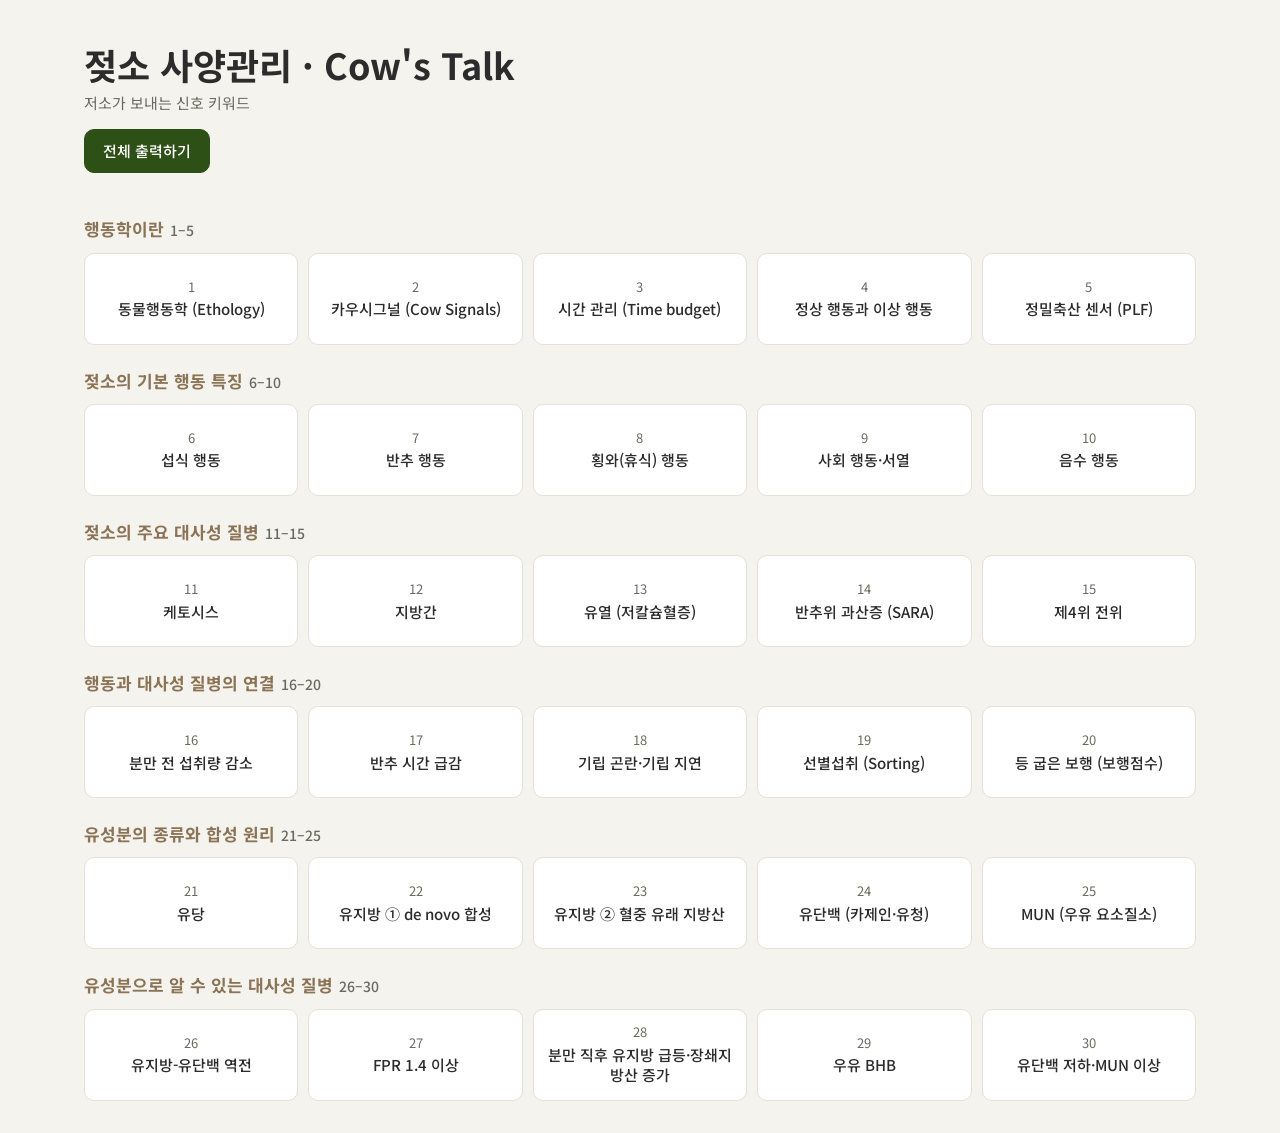
<file: cowstalk.html>
<!DOCTYPE html>
<html lang="ko">
<head>
<meta charset="UTF-8">
<meta name="viewport" content="width=device-width, initial-scale=1.0">
<title>젖소 사양관리 낱말카드</title>
<link rel="preconnect" href="https://fonts.googleapis.com">
<link rel="preconnect" href="https://fonts.gstatic.com" crossorigin>
<link href="https://fonts.googleapis.com/css2?family=Noto+Sans+KR:wght@400;500;700&family=Dancing+Script:wght@600&display=swap" rel="stylesheet">
<style>
/* VOICE: 차분한 강의용 낱말카드, 군더더기 없이
   IDEA: 교탁 위에 펼친 종이 낱말카드 30장
   PICTURE: 6묶음 바둑판이 곧 첫 화면의 그림
   COLOUR and TYPE: 흰 종이 카드, 짙은 녹색 #2D5016, 갈색 보조 #8B7355, Noto Sans KR
   LAYOUT: 묶음 제목 + 5칸 바둑판 → 클릭 시 한 장 카드 */
:root{color-scheme:light dark;
  --bg:light-dark(#F4F3EE,#151A12);
  --ink:light-dark(#2C2C2C,#ECEDE6);
  --muted:light-dark(#6B6A60,#A9AC9C);
  --green:#2D5016;
  --brown:light-dark(#8B7355,#C2A983);
  --tile:light-dark(#FFFFFF,#1F271A);
  --line:light-dark(#E2E1DA,#2F3A28);
  --olive:#808000}
:root[data-theme=light]{color-scheme:light}:root[data-theme=dark]{color-scheme:dark}
*{box-sizing:border-box;min-width:0}
body{margin:0;background:var(--bg);color:var(--ink);font:16px/1.6 'Noto Sans KR',-apple-system,'Segoe UI',sans-serif;overflow-x:clip;min-height:100vh;display:flex;flex-direction:column}
header{padding:clamp(24px,4vw,44px) max(5vw,16px) 8px;max-width:1240px;margin:0 auto;width:100%}
header h1{margin:0;font-size:clamp(26px,4vw,36px);line-height:1.15;color:var(--ink);text-wrap:balance}
header p{margin:6px 0 0;color:var(--muted);font-size:15px}
main{flex:1;width:100%;max-width:1240px;margin:0 auto;padding:12px max(5vw,16px) 24px}

/* 바둑판 */
.group{margin:22px 0 8px}
.group h2{margin:0 0 10px;font-size:17px;font-weight:700;color:var(--brown)}
.group h2 span{color:var(--muted);font-weight:500;font-size:14px;margin-left:6px}
.grid{display:grid;grid-template-columns:repeat(5,minmax(0,1fr));gap:10px}
.tile{appearance:none;border:1px solid var(--line);background:var(--tile);color:var(--ink);border-radius:10px;min-height:92px;padding:12px 10px;font:inherit;font-size:15px;font-weight:500;line-height:1.35;cursor:pointer;display:flex;flex-direction:column;align-items:center;justify-content:center;text-align:center;gap:4px;transition:transform .15s,border-color .15s,box-shadow .15s}
.tile small{font-size:13px;color:var(--muted);font-weight:400}
.tile:hover{border-color:var(--green);box-shadow:0 4px 14px rgba(45,80,22,.12);transform:translateY(-2px)}
.tile:focus-visible,.nav button:focus-visible{outline:3px solid var(--green);outline-offset:2px}

/* 카드 보기 */
#cardView{display:none;padding-top:8px}
body.reading #gridView{display:none}
body.reading #cardView{display:block}
.card{max-width:680px;margin:12px auto 0;background:#FFFFFF;border:1px solid #E2E1DA;border-radius:16px;box-shadow:0 10px 30px rgba(0,0,0,.08);padding:clamp(24px,5vw,48px) clamp(20px,5vw,48px) 20px;display:flex;flex-direction:column;min-height:380px;animation:rise .25s ease}
.meta{text-align:center;font-size:13px;color:#8B7355;margin-bottom:14px}
.term{text-align:center;font-weight:700;font-size:20px;color:#000000;margin:0 0 20px;line-height:1.4}
.desc{flex:1;font-size:16px;font-weight:400;color:#2D5016;margin:0;line-height:1.75;word-break:keep-all}
.desc p{margin:0 0 10px}
.nav{display:flex;align-items:center;justify-content:space-between;gap:12px;margin-top:28px;padding-top:16px;border-top:1px solid #ECEBE5}
.nav button{appearance:none;border:0;background:none;cursor:pointer;font:inherit;min-width:44px;min-height:44px;border-radius:8px;color:#2D5016}
.nav .arrow{font-size:22px;line-height:1;padding:0 10px}
.nav .arrow:hover,.nav .all:hover{background:#F1F4EC}
.nav .arrow:disabled{opacity:.25;cursor:default;background:none}
.nav .all{font-size:15px;font-weight:500;padding:0 16px}
@keyframes rise{from{opacity:0;transform:translateY(8px)}to{opacity:1;transform:none}}

/* 출력 */
.tools{margin-top:14px}
.print-btn{appearance:none;border:1px solid var(--green);background:var(--green);color:#fff;font:inherit;font-size:15px;font-weight:500;min-height:44px;padding:0 18px;border-radius:10px;cursor:pointer}
.print-btn:hover{filter:brightness(1.15)}
.print-btn:focus-visible{outline:3px solid var(--brown);outline-offset:2px}
body.reading .tools{display:none}
#printView{display:none}
@media print{
  @page{margin:15mm}
  body{background:#fff;color:#000;display:block;min-height:0}
  header{padding:0 0 8px}
  header h1{color:#000;font-size:22px}
  header p{color:#444}
  .tools,#gridView,#cardView{display:none!important}
  main{padding:0;max-width:none}
  #printView{display:block}
  .pg h2{font-size:15px;color:#8B7355;margin:16px 0 6px;border-bottom:1px solid #ccc;padding-bottom:4px;break-after:avoid}
  .pc{break-inside:avoid;border:1px solid #ddd;border-radius:6px;padding:8px 12px;margin:0 0 8px}
  .pc h3{margin:0 0 4px;font-size:13.5pt;color:#000;font-weight:700}
  .pc p{margin:0 0 3px;font-size:10.5pt;line-height:1.55;color:#2D5016;word-break:keep-all}
  .pc .brand{display:none}
}
.brand{display:block;text-align:center;margin-top:12px;font-family:'Dancing Script',cursive;font-size:10px;font-weight:600;color:#808000;letter-spacing:.04em}

@media(max-width:900px){.grid{grid-template-columns:repeat(3,minmax(0,1fr))}}
@media(max-width:520px){.grid{grid-template-columns:repeat(2,minmax(0,1fr))}.tile{min-height:80px;font-size:14px}}
@media(prefers-reduced-motion:reduce){.tile,.card{transition:none;animation:none}}
</style>
</head>
<body>
<header>
  <h1>젖소 사양관리 · Cow's Talk</h1>
  <p>저소가 보내는 신호 키워드</p>
  <div class="tools"><button class="print-btn" id="printAll">전체 출력하기</button></div>
</header>

<main>
  <section id="gridView" aria-label="낱말 전체 보기"></section>
  <section id="printView" aria-hidden="true"></section>
  <section id="cardView" aria-live="polite">
    <article class="card">
      <div class="meta" id="meta"></div>
      <h2 class="term" id="term"></h2>
      <div class="desc" id="desc"></div>
      <div class="nav">
        <button class="arrow" id="prev" aria-label="이전 낱말">◀</button>
        <button class="all" id="all">전체 보기</button>
        <button class="arrow" id="next" aria-label="다음 낱말">▶</button>
      </div>
      <span class="brand">ruminostudio</span>
    </article>
  </section>
</main>


<script>
{
const groups=[
 {t:"행동학이란",s:"1–5",c:[
  ["동물행동학 (Ethology)","동물이 무엇을, 왜, 어떻게 하는지를 연구하는 학문이다.|축산에서는 행동을 건강·복지·생산성을 읽는 지표로 쓴다. 말을 못 하는 소에게 행동은 곧 언어다."],
  ["카우시그널 (Cow Signals)","소의 행동, 자세, 외관, 분변 같은 신호를 관찰해 문제를 일찍 찾아내는 관리 방법이다.|핵심은 ‘보고(Look) → 생각하고(Think) → 행동한다(Act)’. 기록지보다 소를 먼저 본다."],
  ["시간 관리 (Time budget)","소가 하루 24시간을 나눠 쓰는 방식이다.|섭취 3~5시간, 반추 7~9시간, 휴식(횡와) 12~14시간, 착유 관련 2.5~3.5시간, 음수 약 30분.|한 항목이 늘어나면 다른 항목, 특히 휴식 시간이 줄어든다."],
  ["정상 행동과 이상 행동","이상 행동은 ‘평소의 그 소, 그 무리’와 비교해서 판단한다.|섭취·반추·휴식 패턴의 변화는 눈에 보이는 질병 증상보다 먼저 나타나는 경우가 많다."],
  ["정밀축산 센서 (PLF)","목걸이(반추·섭취), 발목 만보계(활동량·횡와), 위 속 볼루스(체온, 반추위 pH) 등으로 행동을 24시간 자동 기록한다.|개체의 평소 값과 비교해 이상이 생기면 경보를 보내며, 발정 탐지와 질병 조기 발견에 쓰인다."]]},
 {t:"젖소의 기본 행동 특징",s:"6–10",c:[
  ["섭식 행동","하루 9~14회에 나눠 총 3~5시간 먹는다. 새 사료를 줄 때와 착유 직후에 가장 활발하다.|함께 몰려 먹는 습성이 있어 사료조 폭(두당 약 60~75cm)이 부족하면 서열이 낮은 소가 밀려난다."],
  ["반추 행동","하루 7~9시간 되새김질하며, 대부분 누운 상태에서 한다.|씹는 동안 하루 100L가 넘는 침이 나와 위 속 산도를 완충한다.|섬유질이 부족하거나 스트레스를 받으면 반추 시간이 줄어든다."],
  ["횡와(휴식) 행동","하루 12~14시간 누워 있다. 누우면 유방으로 가는 혈류가 늘고 발굽이 쉰다.|휴식이 1시간 늘면 산유량이 약 1kg 늘어난다는 보고가 있다."],
  ["사회 행동·서열","무리 안에는 위계가 있어 상위 소가 사료조·물·우상에 먼저 접근한다.|초산우와 체구가 작은 소가 불리하다.|그룹을 옮기면 서열을 다시 정하느라 섭취량과 산유량이 떨어지므로 전환기에는 이동을 최소화한다."],
  ["음수 행동","하루 80~150L를 마시고, 우유 1kg을 만드는 데 물이 약 4L 필요하다.|착유 직후와 사료 섭취 중에 많이 마신다.|물이 부족하면 섭취량과 산유량이 함께 떨어진다."]]},
 {t:"젖소의 주요 대사성 질병",s:"11–15",c:[
  ["케토시스","비유 초기 에너지 부족으로 체지방을 과하게 분해하면서 케톤체(BHB, betahydroxybutyric acid) 등)가 혈액에 쌓이는 병이다.|분만 후 2~6주에 많다. 식욕 저하, 산유량 감소, 아세톤 냄새가 나타난다.|증상이 없는 잠재성 케토시스는 혈중 BHB 1.2 mmol/L 이상으로 판정한다."],
  ["지방간","분만 전후 체지방에서 나온 지방산이 간에서 다 처리되지 못하고 중성지방(TG, triglyceride)으로 쌓이는 병이다.|건유기에 너무 살찐 소(BCS 3.75 이상)에서 잘 생긴다.|케토시스와 함께 오는 경우가 많고 면역력을 떨어뜨린다."],
  ["유열 (저칼슘혈증)","분만 직후 초유로 칼슘이 대량으로 빠져나가 혈중 칼슘이 급격히 떨어지는 병이다.|근육이 수축하지 못해 일어서지 못한다. 분만 후 24~72시간 이내, 산차가 많은 소에서 흔하다.|증상이 없는 잠재성 저칼슘혈증도 후산정체와 제4위 전위의 위험을 높인다."],
  ["반추위 과산증 (SARA)","SubAcutic Rumen Acidosis 농후사료가 많고 유효섬유가 부족해 위 속 pH가 약 5.6 이하로 하루 몇 시간씩 떨어지는 상태다.|증상이 뚜렷하지 않아 놓치기 쉽다. 섭취량이 들쭉날쭉하고 변이 묽어지며 유지방률이 떨어진다.|몇 주에서 몇 달 뒤 제엽염으로 나타난다."],
  ["제4위 전위","제4위에 가스가 차서 제자리를 벗어나는 병으로, 대부분 왼쪽으로 이동한다.|분만 후 한 달 이내에 많다. 섭취량이 줄어 생긴 빈 공간과 저칼슘으로 인한 위 운동 저하가 원인이다.|왼쪽 옆구리를 두드리면 ‘핑’ 하는 금속음이 난다."]]},
 {t:"행동과 대사성 질병의 연결",s:"16–20",c:[
  ["분만 전 섭취량 감소","분만이 가까워지면 섭취량이 어느 정도 줄어드는 것은 정상이다.|그러나 크게 줄어든 소는 에너지 부족이 일찍 시작되어 체지방을 과하게 동원하고 지방간·케토시스로 이어진다.|분만 전 사료 잔량과 섭취 시간을 지켜보는 것이 예방의 출발점이다."],
  ["반추 시간 급감","질병 증상이 겉으로 드러나기 며칠 전부터 반추 시간이 줄어든다.|개체 평소 값보다 크게 줄면 케토시스, 제4위 전위, SARA, 유방염 등을 의심한다.|목걸이 센서가 가장 먼저 알려주는 경보다."],
  ["기립 곤란·기립 지연","칼슘이 부족하면 근육이 힘을 쓰지 못해 일어서지 못하거나 일어서는 데 오래 걸린다.|엎드린 채 고개를 옆구리 쪽으로 돌리고, 귀가 차갑고 체온이 낮다.|분만 직후 이런 모습이면 유열을 의심하고 즉시 수의사를 부른다."],
  ["선별섭취 (Sorting)","긴 풀은 남기고 곡류만 골라 먹는 행동이다. 실제로 먹은 사료가 설계보다 농후사료 비율이 높아져 SARA를 부른다.|신호는 사료조를 코로 파헤치는 모습, 잔량에 긴 풀만 남은 모습이다.|TMR 수분과 조사료 길이를 조절하고, 자주 급여하고 밀어주어 줄인다."],
  ["등 굽은 보행 (보행점수)","Locomotion score, SARA가 반복되면 발굽 혈류가 망가져 제엽염이 생기고, 소는 아픈 발을 아끼려 등을 굽히고 걷는다.|보행점수(1~5점)에서 3점 이상이면 파행이다.|아픈 소는 덜 눕고 덜 먹으러 가서 또 다른 대사 문제를 부른다."]]},
 {t:"유성분의 종류와 합성 원리",s:"21–25",c:[
  ["유당","혈중 포도당을 원료로 유선에서 만들어진다.|유당이 물을 끌어당겨(삼투압) 우유의 양을 결정하므로, 유당 함량은 약 4.7~4.9%로 거의 일정하다.|포도당이 부족하면 유당과 함께 산유량이 줄어든다."],
  ["유지방 ① de novo 합성","유선 세포가 위에서 만들어진 아세트산과 BHB를 원료로 짧고 중간 길이의 지방산을 직접 만든다.|유지방산의 약 40~50%가 이렇게 만들어지며, 섬유질이 충분할 때 활발하다."],
  ["유지방 ② 혈중 유래 지방산","사료 지방과 체지방에서 나온 긴 지방산을 유선이 혈액에서 그대로 가져와 쓴다.|비유 초기에 체지방을 많이 동원하면 이 비율이 급격히 높아진다."],
  ["유단백 (카제인·유청)","카제인(약 80%)과 유청단백질로 구성되며, 혈중 아미노산으로 유선에서 합성된다.|에너지가 충분해야 합성이 잘 되기 때문에 유단백률은 에너지 상태를 보여주는 지표다.|홀스타인 기준 약 3.0~3.4%."],
  ["MUN (우유 요소질소)","단백질이 분해되며 생긴 암모니아가 간에서 요소로 바뀌고, 혈액을 거쳐 우유로 넘어온 것이다.|혈중 요소 농도를 그대로 반영해 단백질 대사를 보여주는 창이 된다.|적정 범위는 대략 10~16 mg/dL."]]},
 {t:"유성분으로 알 수 있는 대사성 질병",s:"26–30",c:[
  ["유지방-유단백 역전","정상이라면 유지방률이 유단백률보다 높다.|SARA가 오면 위 속 발효가 바뀌어 유지방 합성을 억제하는 물질이 생기고, de novo 합성이 줄어 유지방률이 떨어진다.|우군의 10~15% 이상에서 역전이 보이면 SARA를 의심한다."],
  ["FPR 1.4 이상","FPR은 유지방률 ÷ 유단백률이다.|비유 초기 체지방 동원으로 유지방은 오르고 에너지 부족으로 유단백은 내려가 비율이 커진다.|분만 후 100일 이내에 1.4 이상이면 케토시스를 의심하고, 1.0 미만이면 SARA를 의심한다."],
  ["분만 직후 유지방 급등·장쇄지방산 증가","첫 검정에서 유지방률이 비정상적으로 높으면(예: 5% 이상) 체지방이 과하게 동원되고 있다는 뜻이다.|우유 지방산 조성에서 긴 지방산 비율이 높아지면 간에 지방이 쌓일 위험이 크다.|건유기에 과비했던 소에서 흔하다."],
  ["우유 BHB","혈액의 케톤체 일부가 우유로 넘어오므로, 검정 우유로 잠재성 케토시스 개체를 걸러낼 수 있다.|분만 후 5~60일 사이 개체를 집중적으로 본다.|약 0.15~0.20 mmol/L 이상이면 의심한다(기준은 기관마다 다르다)."],
  ["유단백 저하·MUN 이상","유단백률이 3.0% 아래로 떨어지면 에너지 부족을 의심한다.|MUN이 높으면 단백질 과잉이나 에너지 부족을, 낮으면 단백질 부족을 뜻한다. MUN이 높은 우군은 수태율이 떨어지기 쉽다.|유단백과 MUN을 함께 보면 에너지와 단백질의 균형을 읽을 수 있다."]]}
];

const cards=[];
groups.forEach((g,gi)=>g.c.forEach(([t,d])=>cards.push({t,d,g:g.t,gi})));

const esc=s=>s.replace(/[&<>"']/g,m=>({"&":"&amp;","<":"&lt;",">":"&gt;",'"':"&quot;","'":"&#39;"}[m]));
const gridView=document.getElementById('gridView');
let n=0;
gridView.innerHTML=groups.map(g=>`<div class="group"><h2>${esc(g.t)}<span>${g.s}</span></h2><div class="grid">${
  g.c.map(([t])=>{const i=n++;return `<button class="tile" data-i="${i}"><small>${i+1}</small>${esc(t)}</button>`}).join('')
}</div></div>`).join('');

document.getElementById('printView').innerHTML=groups.map((g,gi)=>`<div class="pg"><h2>${esc(g.t)} (${g.s})</h2>${
  g.c.map(([t,d],k)=>`<div class="pc"><h3>${gi*5+k+1}. ${esc(t)}</h3>${d.split('|').map(p=>`<p>${esc(p)}</p>`).join('')}</div>`).join('')
}</div>`).join('');
document.getElementById('printAll').addEventListener('click',()=>{try{window.print()}catch(e){}});

const meta=document.getElementById('meta'),term=document.getElementById('term'),desc=document.getElementById('desc');
const prev=document.getElementById('prev'),next=document.getElementById('next'),all=document.getElementById('all');
let cur=0;

function show(i){
  cur=i;const c=cards[i];
  meta.textContent=`${c.g} · ${i+1} / ${cards.length}`;
  term.textContent=c.t;
  desc.innerHTML=c.d.split('|').map(p=>`<p>${esc(p)}</p>`).join('');
  prev.disabled=i===0;next.disabled=i===cards.length-1;
  document.body.classList.add('reading');
  const card=document.querySelector('.card');card.style.animation='none';card.offsetHeight;card.style.animation='';
  window.scrollTo({top:0});
}
function showAll(){
  document.body.classList.remove('reading');
  const t=gridView.querySelector(`[data-i="${cur}"]`);
  if(t){t.scrollIntoView({block:'center'});t.focus({preventScroll:true})}
}
gridView.addEventListener('click',e=>{const b=e.target.closest('.tile');if(b)show(+b.dataset.i)});
prev.addEventListener('click',()=>{if(cur>0)show(cur-1)});
next.addEventListener('click',()=>{if(cur<cards.length-1)show(cur+1)});
all.addEventListener('click',showAll);
document.addEventListener('keydown',e=>{
  if(!document.body.classList.contains('reading'))return;
  if(e.key==='ArrowLeft'&&cur>0)show(cur-1);
  else if(e.key==='ArrowRight'&&cur<cards.length-1)show(cur+1);
  else if(e.key==='Escape')showAll();
});
}
</script>
</body>
</html>
</file>
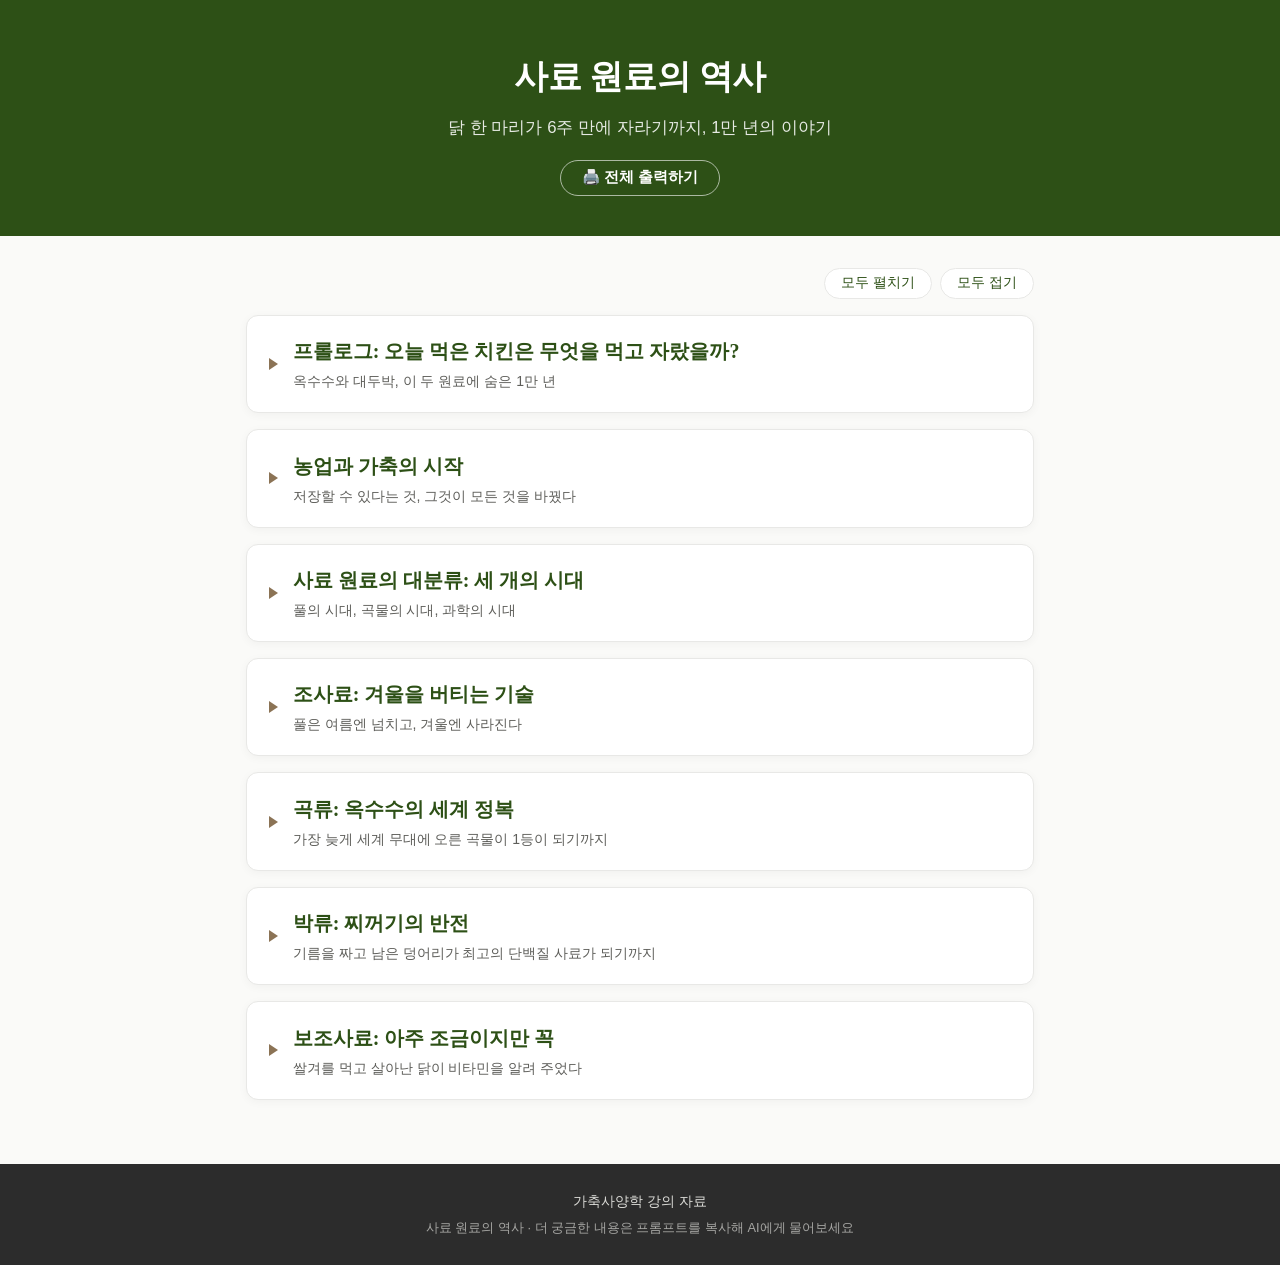
<file: feeds.html>
<!DOCTYPE html>
<html lang="ko">
<head>
  <meta charset="UTF-8">
  <meta name="viewport" content="width=device-width, initial-scale=1.0">
  <title>가축사양학 - 사료 원료의 역사</title>
  <style>
    :root {
      --primary-green: #2D5016;
      --accent-brown: #8B7355;
      --light-bg: #FAFAF8;
      --white: #FFFFFF;
      --dark-text: #2C2C2C;
      --light-gray: #F5F5F3;
      --border-gray: #E8E8E6;
      --muted-text: #5E5E5A;
      --story-bg: #FBF8F3;
      --story-border: #D9CBB6;
      --font-serif: Georgia, 'Times New Roman', serif;
      --font-sans: -apple-system, BlinkMacSystemFont, 'Segoe UI', Roboto, 'Apple SD Gothic Neo', 'Malgun Gothic', sans-serif;
    }
    * { box-sizing: border-box; margin: 0; padding: 0; }
    body {
      font-family: var(--font-sans);
      background: var(--light-bg);
      color: var(--dark-text);
      line-height: 1.75;
      word-break: keep-all;
    }

    /* Header */
    .header {
      background: var(--primary-green);
      color: #FFFFFF;
      text-align: center;
      padding: 3rem 1rem 2.5rem;
    }
    .title { font-family: var(--font-serif); font-size: 2.1rem; letter-spacing: -0.01em; }
    .subtitle { opacity: .88; margin-top: .4rem; font-size: 1.05rem; }

    .container { max-width: 820px; margin: 0 auto; padding: 2rem 1rem 3rem; }

    .toolbar { display: flex; justify-content: flex-end; gap: .5rem; margin-bottom: 1rem; }
    .tool-button {
      background: var(--white); color: var(--primary-green);
      border: 1px solid var(--border-gray); border-radius: 999px;
      padding: .35rem 1rem; font-size: .85rem; cursor: pointer;
    }
    .tool-button:hover { border-color: var(--primary-green); }

    /* Toggle */
    details.chapter {
      background: var(--white);
      border: 1px solid var(--border-gray);
      border-radius: 12px;
      margin-bottom: 1rem;
      box-shadow: 0 2px 10px rgba(0,0,0,.04);
      overflow: hidden;
    }
    details.chapter > summary {
      list-style: none;
      cursor: pointer;
      padding: 1.15rem 1.4rem;
      display: flex; align-items: center; gap: .9rem;
      user-select: none;
    }
    details.chapter > summary::-webkit-details-marker { display: none; }
    .arrow {
      flex: 0 0 auto;
      width: 0; height: 0;
      border-left: 9px solid var(--accent-brown);
      border-top: 6px solid transparent;
      border-bottom: 6px solid transparent;
      transition: transform .2s ease;
    }
    details.chapter[open] > summary .arrow { transform: rotate(90deg); }
    .summary-text { display: flex; flex-direction: column; }
    .chapter-title { font-family: var(--font-serif); color: var(--primary-green); font-size: 1.25rem; font-weight: 700; }
    .chapter-hook { font-size: .88rem; color: var(--muted-text); }
    details.chapter > summary:hover .chapter-title { text-decoration: underline; text-underline-offset: 4px; }
    details.chapter > summary:focus-visible { outline: 3px solid #E0B97A; outline-offset: -3px; }
    details.chapter[open] > summary { border-bottom: 1px solid var(--border-gray); }

    .chapter-body { padding: 1.3rem 1.4rem 1.5rem; }

    /* Bullets */
    .content-list { padding-left: 1.2rem; }
    .content-list > li { margin-bottom: .55rem; }
    .content-list li::marker { color: var(--accent-brown); }
    .content-list ul { padding-left: 1.1rem; margin-top: .25rem; color: var(--muted-text); font-size: .94rem; }
    .content-list ul li { margin-bottom: .2rem; }
    strong { color: var(--primary-green); }

    table { width: 100%; border-collapse: collapse; font-size: .92rem; margin: .8rem 0 1rem; }
    th, td { padding: .5rem; border-bottom: 1px solid var(--border-gray); text-align: left; vertical-align: top; }
    th { background: var(--light-gray); color: var(--primary-green); white-space: nowrap; }
    .table-wrap { overflow-x: auto; }

    .chicken-note {
      margin-top: 1rem;
      background: var(--light-gray);
      border-left: 4px solid var(--primary-green);
      border-radius: 6px;
      padding: .7rem 1rem;
      font-size: .94rem;
    }

    /* Story box */
    .story-box {
      margin-top: 1.3rem;
      background: var(--story-bg);
      border: 1.5px solid var(--story-border);
      border-radius: 10px;
      padding: 1.2rem 1.4rem;
    }
    .story-label {
      display: inline-block;
      font-size: .82rem; font-weight: 700;
      color: var(--accent-brown);
      letter-spacing: .02em;
      margin-bottom: .6rem;
    }
    .story-box p { font-size: .97rem; margin-bottom: .8rem; }
    .story-box p:last-child { margin-bottom: 0; }

    /* Snippet */
    .snippet-box { border: 1px dashed var(--accent-brown); border-radius: 8px; overflow: hidden; margin-top: 1.2rem; }
    .snippet-header { display: flex; justify-content: space-between; align-items: center; background: #F6F1EB; padding: .5rem 1rem; }
    .snippet-label { font-weight: 600; color: var(--accent-brown); font-size: .9rem; }
    .copy-button { background: var(--accent-brown); color: #FFFFFF; border: none; padding: .3rem .9rem; border-radius: 6px; cursor: pointer; font-size: .82rem; }
    .copy-button:hover { opacity: .88; }
    .snippet-content { padding: .9rem 1rem; font-size: .92rem; white-space: pre-line; background: var(--white); }

    /* Footer */
    .footer { background: var(--dark-text); color: #DADAD6; text-align: center; padding: 1.6rem 1rem; font-size: .88rem; }
    .footer-note { opacity: .7; font-size: .8rem; margin-top: .2rem; }

    @media (prefers-color-scheme: dark) {
      :root {
        --primary-green: #8DBA6E; --accent-brown: #C4A47F; --light-bg: #1A1B18; --white: #24251F;
        --dark-text: #E6E6E1; --light-gray: #2C2D27; --border-gray: #3A3B34; --muted-text: #B3B3AC;
        --story-bg: #2B2721; --story-border: #5A4C3A;
      }
      .header { background: #22361A; }
      .footer { background: #111210; }
      .snippet-header { background: #302A22; }
      .copy-button { color: #1A1B18; }
    }
    @media (max-width: 480px) {
      .title { font-size: 1.55rem; }
      details.chapter > summary { padding: 1rem; }
      .chapter-body { padding: 1rem; }
      .story-box { padding: 1rem; }
      .chapter-title { font-size: 1.1rem; }
    }
    @media (prefers-reduced-motion: reduce) {
      * { transition: none !important; }
    }

    /* Print button */
    .print-bar { margin-top: 1.1rem; }
    .print-button {
      background: transparent;
      color: #FFFFFF;
      border: 1px solid rgba(255, 255, 255, 0.6);
      border-radius: 999px;
      padding: .45rem 1.3rem;
      font-size: .92rem;
      font-weight: 600;
      cursor: pointer;
      font-family: inherit;
    }
    .print-button:hover,
    .print-button:focus-visible { background: rgba(255, 255, 255, 0.15); outline: none; }

    /* Print layout */
    @media print {
      @page { margin: 15mm 12mm; }
      :root {
        --primary-green: #2D5016; --accent-brown: #8B7355; --light-bg: #FFFFFF; --white: #FFFFFF;
        --dark-text: #2C2C2C; --light-gray: #F5F5F3; --border-gray: #DDDDDA; --muted-text: #555552;
        --story-bg: #FBF8F3; --story-border: #D9CBB6;
      }
      body { background: #FFFFFF; font-size: 11pt; line-height: 1.6; }
      .print-bar, .toolbar, .copy-button, .arrow { display: none !important; }
      .header { background: #FFFFFF !important; color: var(--primary-green); padding: 0 0 1rem; border-bottom: 2px solid var(--primary-green); }
      .container { max-width: none; padding: 1rem 0 0; }
      details.chapter { box-shadow: none; border: none; border-radius: 0; margin-bottom: 1.5rem; }
      details.chapter > summary { padding: .5rem 0; border-bottom: 1.5px solid var(--primary-green) !important; }
      .chapter-body { padding: .8rem 0 0; }
      .story-box, .chicken-note, .snippet-box, table { break-inside: avoid; }
      .snippet-header { background: #F6F1EB !important; }
      .footer { display: none; }
      * { -webkit-print-color-adjust: exact; print-color-adjust: exact; }
    }
  </style>
</head>
<body>
  <header class="header">
    <div class="header-content">
      <h1 class="title">사료 원료의 역사</h1>
      <p class="subtitle">닭 한 마리가 6주 만에 자라기까지, 1만 년의 이야기</p>
      <div class="print-bar">
        <button class="print-button" type="button" onclick="printAll()">🖨️ 전체 출력하기</button>
      </div>
    </div>
  </header>

  <main class="container">

    <div class="toolbar">
      <button class="tool-button" type="button" onclick="toggleAll(true)">모두 펼치기</button>
      <button class="tool-button" type="button" onclick="toggleAll(false)">모두 접기</button>
    </div>

    <!-- 프롤로그 -->
    <details class="chapter">
      <summary>
        <span class="arrow" aria-hidden="true"></span>
        <span class="summary-text">
          <span class="chapter-title">프롤로그: 오늘 먹은 치킨은 무엇을 먹고 자랐을까?</span>
          <span class="chapter-hook">옥수수와 대두박, 이 두 원료에 숨은 1만 년</span>
        </span>
      </summary>
      <div class="chapter-body">
        <ul class="content-list">
          <li>요즘 육계는 병아리로 들어와 <strong>약 5~6주</strong> 만에 출하됨</li>
          <li>육계 사료의 대부분은 <strong>옥수수</strong>와 <strong>대두박</strong></li>
          <li>여기에 칼슘, 인, 비타민 같은 원료가 아주 조금 더해짐</li>
          <li>질문: <strong>왜 하필 이 원료들일까?</strong></li>
        </ul>

        <div class="story-box">
          <span class="story-label">📖 이야기</span>
          <p>치킨 한 마리를 앞에 두고 이런 질문을 해 본 적이 있나요? "이 닭은 무엇을 먹고 이렇게 자랐을까?" 정답은 의외로 단순합니다. 대부분 옥수수와 콩에서 기름을 짜고 남은 대두박입니다. 그런데 이 단순한 조합은 누군가 하루아침에 정한 것이 아닙니다.</p>
          <p>멕시코의 작은 야생 풀이 옥수수가 되기까지, 콩기름을 짜고 남은 찌꺼기가 최고의 단백질 사료가 되기까지, 그리고 흰쌀만 먹은 닭이 병드는 것을 보고 비타민을 발견하기까지 수천 년의 시간이 쌓였습니다. 오늘은 사료 원료를 외우는 대신, 그 원료들이 어떻게 가축의 밥상에 오르게 되었는지 시간 여행을 떠나 보겠습니다.</p>
        </div>

        <div class="snippet-box">
          <div class="snippet-header">
            <span class="snippet-label">💡 조사 과제</span>
            <button class="copy-button" type="button" onclick="copyToClipboard('snippet-1', this)">복사</button>
          </div>
          <div class="snippet-content" id="snippet-1">한국에서 기르는 육계는 보통 몇 주 만에 출하되고, 출하 체중은 얼마인지 알려줘. 50년 전과 비교해서 육계의 성장 속도가 얼마나 빨라졌는지, 그 이유를 품종, 사료, 사육 환경으로 나누어 대학교 2학년이 이해할 수 있게 간단히 설명해줘.</div>
        </div>
      </div>
    </details>

    <!-- 농업과 가축의 시작 -->
    <details class="chapter">
      <summary>
        <span class="arrow" aria-hidden="true"></span>
        <span class="summary-text">
          <span class="chapter-title">농업과 가축의 시작</span>
          <span class="chapter-hook">저장할 수 있다는 것, 그것이 모든 것을 바꿨다</span>
        </span>
      </summary>
      <div class="chapter-body">
        <ul class="content-list">
          <li><strong>시간의 규모</strong>
            <ul>
              <li>공룡 멸종 약 6,600만 년 전 → 현생 인류 등장 약 30만 년 전 → 농업 시작 약 1만 2천~1만 년 전</li>
              <li>인류 역사의 마지막 약 3%만이 농업의 시간</li>
            </ul>
          </li>
          <li><strong>왜 밀과 보리였나</strong>
            <ul>
              <li>비옥한 초승달 지대(메소포타미아)에 원래 많이 자라고 있었음</li>
              <li>낟알이 크고 영양이 풍부함</li>
              <li>무엇보다 마른 낟알은 <strong>오래 저장</strong>할 수 있었음</li>
            </ul>
          </li>
          <li><strong>왜 가축을 길렀나</strong>
            <ul>
              <li>살려 두었다가 필요할 때 잡는 '걸어 다니는 저장고'</li>
              <li>사람이 못 먹는 풀, 볏짚, 껍질을 고기와 젖으로 바꿔 줌</li>
              <li>젖, 털, 노동력, 거름까지 덤으로 얻음</li>
              <li>온순하고, 무리 지어 살고, 빨리 번식하는 동물만 가축이 됨</li>
            </ul>
          </li>
          <li><strong>저장은 곧 권력</strong>
            <ul>
              <li>남는 곡식이 계급을 만들고, 곡식은 세금이 됨</li>
              <li>초기 문자 기록의 상당수는 곡식과 가축을 적은 장부</li>
              <li>가축은 재산, 고기는 여유와 권력의 상징</li>
            </ul>
          </li>
          <li><strong>부가가치와 대가</strong>: 곡식을 고기로 바꾸면 값은 오르지만 칼로리는 줄어듦</li>
        </ul>

        <div class="table-wrap">
          <table>
            <thead><tr><th>가축</th><th>가축화 시기 (대략)</th><th>고기 1kg당 필요한 사료 (대략)</th></tr></thead>
            <tbody>
              <tr><td>양, 염소</td><td>약 1만 1천~1만 년 전</td><td>-</td></tr>
              <tr><td>소</td><td>약 1만 500년 전</td><td>약 6kg 이상</td></tr>
              <tr><td>돼지</td><td>약 1만 500년 전</td><td>약 3kg</td></tr>
              <tr><td>닭</td><td>약 3,500년 전 (동남아시아)</td><td>약 2kg</td></tr>
            </tbody>
          </table>
        </div>

        <div class="story-box">
          <span class="story-label">📖 이야기</span>
          <p>약 1만 1,700년 전, 마지막 빙하기가 끝나고 지구가 따뜻해졌습니다. 지금의 이라크, 시리아, 터키 일대인 '비옥한 초승달 지대'에는 야생 밀과 보리가 넓게 자라고 있었습니다. 사람들은 처음엔 이것을 채집해 먹다가, 이삭이 잘 떨어지지 않는 개체를 골라 씨를 뿌리기 시작했습니다. 농업의 시작입니다.</p>
          <p>밀과 보리가 특별했던 이유는 '저장'이었습니다. 사냥한 고기는 며칠이면 상하지만 마른 낟알은 몇 년도 버팁니다. 겨울과 가뭄에도 먹을 것이 있다는 것은 더 이상 떠돌지 않아도 된다는 뜻이었습니다. 사람들은 한곳에 머물러 마을을 이루었습니다.</p>
          <p>비슷한 무렵 양, 염소, 소, 돼지가 사람 곁으로 들어왔습니다. 가축은 살려 두면 상하지 않는 '걸어 다니는 고기 창고'였고, 무엇보다 사람이 먹지 못하는 풀과 볏짚을 고기와 젖으로 바꿔 주었습니다. 흥미롭게도 닭은 훨씬 늦은 약 3,500년 전 동남아시아에서 가축이 되었는데, 처음에는 고기보다 닭싸움이나 제사에 쓰였다는 연구가 있습니다.</p>
          <p>저장할 수 있다는 것은 쌓을 수 있다는 뜻이기도 했습니다. 창고에 곡식을 많이 쌓은 사람이 힘을 갖게 되었고, 곡식은 세금이 되었습니다. 메소포타미아의 초기 쐐기문자 기록 상당수는 누가 곡식과 양을 얼마나 바쳤는지 적은 장부였습니다. 남는 곡식이 생기자 그것을 가축에게 먹여 더 비싼 고기로 바꾸기 시작했습니다. 값은 올라갔지만 칼로리는 줄어드는 거래였고, 그래서 오랫동안 고기는 여유 있는 사람들의 음식이었습니다. "더 적은 사료로 더 많은 고기를"이라는 사양학의 질문은 이때부터 시작된 셈입니다.</p>
        </div>

        <div class="snippet-box">
          <div class="snippet-header">
            <span class="snippet-label">💡 토의 프롬프트</span>
            <button class="copy-button" type="button" onclick="copyToClipboard('snippet-2', this)">복사</button>
          </div>
          <div class="snippet-content" id="snippet-2">농업이 시작되면서 남는 곡식(잉여 생산물)이 생긴 것이 사회 구조와 권력에 어떤 영향을 주었는지 설명해줘. 그리고 곡식을 사람이 먹는 것과 가축에게 먹여 고기로 바꾸는 것의 장단점을 '사료 효율'이라는 개념을 써서 대학교 2학년 수준으로 비교해줘.</div>
        </div>
      </div>
    </details>

    <!-- 대분류 -->
    <details class="chapter">
      <summary>
        <span class="arrow" aria-hidden="true"></span>
        <span class="summary-text">
          <span class="chapter-title">사료 원료의 대분류: 세 개의 시대</span>
          <span class="chapter-hook">풀의 시대, 곡물의 시대, 과학의 시대</span>
        </span>
      </summary>
      <div class="chapter-body">
        <ul class="content-list">
          <li><strong>조사료</strong>: 섬유가 많은 풀 종류. 가장 오래된 사료</li>
          <li><strong>농후사료</strong>: 에너지와 단백질이 진한 곡류, 박류 등. 농업 이후 본격화</li>
          <li><strong>보조사료</strong>: 비타민, 광물질, 첨가제. 20세기 과학의 산물</li>
        </ul>

        <div class="table-wrap">
          <table>
            <thead><tr><th>대분류</th><th>세부 분류</th><th>대표 원료</th><th>주 역할</th></tr></thead>
            <tbody>
              <tr><td rowspan="1"><strong>조사료</strong></td><td>건초, 생초, 사일리지, 볏짚</td><td>알팔파, 클로버, 옥수수 사일리지</td><td>섬유 (주로 반추가축)</td></tr>
              <tr><td rowspan="5"><strong>농후사료</strong></td><td>곡류</td><td>옥수수, 밀, 보리</td><td>에너지</td></tr>
              <tr><td>강피류</td><td>밀기울, 쌀겨</td><td>에너지 보충, 섬유</td></tr>
              <tr><td>식물성 단백질 (박류)</td><td>대두박, 채종박</td><td>단백질</td></tr>
              <tr><td>동물성 단백질</td><td>어분, 곤충</td><td>단백질, 필수 아미노산</td></tr>
              <tr><td>유지류</td><td>대두유, 동물성 지방</td><td>고에너지</td></tr>
              <tr><td rowspan="3"><strong>보조사료</strong></td><td>광물질</td><td>석회석, 인산칼슘, 소금</td><td>칼슘, 인, 나트륨</td></tr>
              <tr><td>비타민</td><td>비타민 프리믹스</td><td>생리 기능 조절</td></tr>
              <tr><td>첨가제</td><td>아미노산, 효소제, 생균제</td><td>영양 보완, 소화 개선</td></tr>
            </tbody>
          </table>
        </div>

        <div class="story-box">
          <span class="story-label">📖 이야기</span>
          <p>사료 원료의 분류표는 외울 것이 많아 보이지만, 시간 순서로 보면 의외로 간단합니다. 가장 먼저 등장한 것은 조사료입니다. 가축화 초기의 양과 소는 들판의 풀을 뜯어 먹었습니다. 사람이 따로 사료를 만들 필요 없이, 가축이 알아서 풀을 찾아 먹던 시대입니다.</p>
          <p>농업이 발달해 곡식이 남기 시작하자 농후사료의 시대가 열렸습니다. 곡식과 기름 짜고 남은 깻묵은 풀보다 에너지와 단백질이 훨씬 진해서 가축을 빨리, 크게 키울 수 있었습니다.</p>
          <p>마지막으로 20세기에 들어 과학자들은 눈에 보이지 않는 영양소를 하나씩 찾아냈습니다. 아주 적은 양이지만 빠지면 가축이 병드는 비타민과 미네랄입니다. 이렇게 보조사료가 더해지면서 오늘날의 배합사료가 완성되었습니다. 지금부터 이 세 시대를 차례로 여행해 보겠습니다.</p>
        </div>

        <div class="snippet-box">
          <div class="snippet-header">
            <span class="snippet-label">💡 비교 과제</span>
            <button class="copy-button" type="button" onclick="copyToClipboard('snippet-3', this)">복사</button>
          </div>
          <div class="snippet-content" id="snippet-3">사료 원료를 조사료, 농후사료, 보조사료로 나누는 기준을 설명해줘. 그리고 한우, 돼지, 육계에게 주는 사료에서 이 세 가지의 비중이 어떻게 다른지 표로 비교하고, 그 차이가 소화기관 구조와 어떤 관계가 있는지 간단히 알려줘.</div>
        </div>
      </div>
    </details>

    <!-- 조사료 -->
    <details class="chapter">
      <summary>
        <span class="arrow" aria-hidden="true"></span>
        <span class="summary-text">
          <span class="chapter-title">조사료: 겨울을 버티는 기술</span>
          <span class="chapter-hook">풀은 여름엔 넘치고, 겨울엔 사라진다</span>
        </span>
      </summary>
      <div class="chapter-body">
        <ul class="content-list">
          <li><strong>고대</strong>: 풀을 따라 이동하는 방목과 유목. 반추위 미생물이 섬유를 소화</li>
          <li><strong>고대 페르시아</strong>: 말을 먹이려고 기른 가장 오래된 재배 사료 작물 <strong>알팔파</strong>. 군마의 풀이 곧 국력</li>
          <li><strong>중세 유럽</strong>: 건초로 겨울을 버팀. 먹일 풀이 모자라 늦가을에 가축을 잡아 햄, 소시지 같은 저장육으로 만듦</li>
          <li><strong>18세기 영국</strong>: 순무와 클로버를 넣은 <strong>윤작</strong>
            <ul>
              <li>겨울 사료 확보 → 가축 증가 → 분뇨 증가 → 땅이 기름져 곡식 증산</li>
              <li>농업혁명의 중요한 바탕</li>
            </ul>
          </li>
          <li><strong>19세기</strong>: 공기 없이 발효시켜 저장하는 <strong>사일리지</strong> 등장 (김치와 같은 젖산 발효)</li>
          <li><strong>우리나라</strong>
            <ul>
              <li>볏짚과 콩깍지를 가마솥에 끓인 쇠죽</li>
              <li>지금은 가을 논의 하얀 '공룡알', 곤포 사일리지</li>
              <li>국내 생산이 부족해 건초를 상당량 수입</li>
            </ul>
          </li>
        </ul>

        <div class="chicken-note">🐔 <strong>닭에게는?</strong> 닭은 반추위가 없어 섬유를 거의 소화하지 못합니다. 조사료는 주로 소, 양, 염소의 이야기입니다.</div>

        <div class="story-box">
          <span class="story-label">📖 이야기</span>
          <p>풀은 공짜처럼 보이지만 치명적인 약점이 있습니다. 봄과 여름에는 넘쳐나지만 겨울이 오면 사라진다는 것입니다. 그래서 조사료의 역사는 곧 "겨울을 어떻게 버틸 것인가"의 역사였습니다.</p>
          <p>고대 페르시아 사람들은 말을 먹이기 위해 알팔파를 길렀습니다. 알팔파는 단백질이 풍부해 '사료의 여왕'으로 불리며, 기록상 가장 오래된 재배 사료 작물로 꼽힙니다. 페르시아 전쟁 무렵 그리스로 전해졌다고 하니, 군마를 먹이는 풀이 곧 국력이었던 셈입니다.</p>
          <p>중세 유럽의 농민들은 여름에 풀을 베어 말린 건초로 겨울을 났습니다. 하지만 건초는 늘 모자랐고, 겨울을 넘길 수 없는 가축은 늦가을에 잡아 소금에 절이거나 연기에 그을렸습니다. 지금 우리가 먹는 햄과 소시지 문화가 이렇게 발달했습니다.</p>
          <p>18세기 영국에서는 밀, 순무, 보리, 클로버를 돌려 짓는 윤작이 퍼졌습니다. 이 방법을 널리 알린 귀족은 '순무 타운센드'라는 별명까지 얻었습니다. 순무와 클로버 덕분에 겨울에도 가축을 먹일 수 있게 되자 가축이 늘고, 분뇨가 늘어 땅이 기름지고, 곡식 수확도 늘었습니다. 풀 한 포기가 농업 전체를 바꾼 것입니다.</p>
          <p>19세기에는 풀을 공기 없이 꽉 눌러 발효시키는 사일리지가 개발되었습니다. 김치가 젖산 발효로 겨울을 나듯, 풀도 젖산 발효로 오래 보관할 수 있게 된 것입니다. 우리나라 가을 논에서 볼 수 있는 하얀 비닐 덩어리, 이른바 '공룡알'이 바로 볏짚이나 풀로 만든 곤포 사일리지입니다. 할머니 할아버지 세대가 가마솥에 볏짚을 끓여 쇠죽을 쑤던 일이 오늘날에는 기계로 바뀐 셈입니다.</p>
        </div>

        <div class="snippet-box">
          <div class="snippet-header">
            <span class="snippet-label">💡 조사 과제</span>
            <button class="copy-button" type="button" onclick="copyToClipboard('snippet-4', this)">복사</button>
          </div>
          <div class="snippet-content" id="snippet-4">건초와 사일리지는 각각 어떻게 만들고, 영양과 저장성 면에서 어떤 차이가 있는지 표로 비교해줘. 그리고 우리나라 논에서 볼 수 있는 하얀 '곤포 사일리지'는 무엇으로 어떻게 만드는지, 한국의 조사료 자급 현황은 어떤지 간단히 알려줘.</div>
        </div>
      </div>
    </details>

    <!-- 곡류 -->
    <details class="chapter">
      <summary>
        <span class="arrow" aria-hidden="true"></span>
        <span class="summary-text">
          <span class="chapter-title">곡류: 옥수수의 세계 정복</span>
          <span class="chapter-hook">가장 늦게 세계 무대에 오른 곡물이 1등이 되기까지</span>
        </span>
      </summary>
      <div class="chapter-body">
        <ul class="content-list">
          <li><strong>대륙마다 다른 곡물 문명</strong>: 기후와 땅이 곡물을 정함</li>
        </ul>

        <div class="table-wrap">
          <table>
            <thead><tr><th>곡류</th><th>시기 (대략)</th><th>발상지</th><th>지금의 사료 용도</th></tr></thead>
            <tbody>
              <tr><td>밀</td><td>약 1만 1천~1만 년 전</td><td>비옥한 초승달 지대</td><td>사료 곡물, 밀기울</td></tr>
              <tr><td>보리</td><td>약 1만 년 전</td><td>비옥한 초승달 지대</td><td>소·돼지 사료</td></tr>
              <tr><td>조·기장</td><td>약 1만~8천 년 전</td><td>중국 황허강 유역</td><td>소량 사용</td></tr>
              <tr><td>옥수수</td><td>약 9천 년 전</td><td>멕시코</td><td><strong>사료 곡물의 1등</strong></td></tr>
              <tr><td>벼</td><td>약 9천~7천 년 전</td><td>중국 양쯔강 유역</td><td>쌀겨(미강)</td></tr>
              <tr><td>수수</td><td>약 5천 년 전</td><td>아프리카</td><td>옥수수 대체 곡물</td></tr>
              <tr><td>귀리·호밀</td><td>약 4천~3천 년 전</td><td>유럽</td><td>말 사료(귀리)</td></tr>
            </tbody>
          </table>
        </div>

        <ul class="content-list">
          <li><strong>대항해 시대 (1492년 이후)</strong>: 콜럼버스 교환으로 옥수수가 세계로 퍼짐. 조선에도 16~17세기 무렵 전래</li>
          <li><strong>퍼진 이유는 맛이 아니라 생산량</strong>
            <ul>
              <li>같은 땅에서 더 많이 수확</li>
              <li>척박한 땅, 다양한 기후에서도 잘 자람</li>
            </ul>
          </li>
          <li><strong>20세기 두 번째 확산</strong>: 미국의 잡종 옥수수와 기계화 → 값싼 사료 곡물의 대명사</li>
          <li><strong>약점</strong>
            <ul>
              <li>단백질의 질이 낮고 <strong>라이신</strong>이 부족함</li>
              <li>옥수수만 먹은 유럽 농민에게 펠라그라(나이아신 결핍) 유행</li>
              <li>→ 영양의 빈틈을 채울 <strong>짝꿍이 필요</strong></li>
            </ul>
          </li>
        </ul>

        <div class="story-box">
          <span class="story-label">📖 이야기</span>
          <p>세계의 곡물 지도는 기후가 그렸습니다. 비가 겨울에 오는 서아시아에서는 밀과 보리가, 여름 장마가 있는 동아시아에서는 벼와 조가, 그리고 아메리카에서는 옥수수가 문명을 일으켰습니다. 세 대륙은 수천 년 동안 서로의 곡물을 모른 채 살았습니다. 재미있게도 귀리와 호밀은 원래 밀밭에 섞여 자라던 잡초였는데, 밀이 추운 북유럽으로 퍼지자 추위에 강한 이 잡초들이 오히려 주인공이 되었습니다.</p>
          <p>옥수수의 조상은 멕시코의 '테오신테'라는 볼품없는 야생 풀입니다. 낟알이 몇 개 달리지도 않던 이 풀을 사람들이 수천 년 동안 고르고 또 골라 지금의 커다란 옥수수로 만들었습니다. 마야 신화에는 신들이 옥수수 반죽으로 인간을 빚었다는 이야기가 전해질 만큼, 옥수수는 아메리카 문명의 생명줄이었습니다.</p>
          <p>1492년 콜럼버스가 아메리카에 닿으면서 대륙 사이의 벽이 무너졌습니다. 옥수수는 유럽, 아프리카, 아시아로 빠르게 퍼졌고 조선에도 들어왔습니다. 하지만 옥수수가 퍼진 이유는 맛 때문이 아니었습니다. 유럽 사람들은 처음에 옥수수를 가난한 사람이나 가축이 먹는 것으로 여겼습니다. 옥수수의 진짜 무기는 같은 땅에서 훨씬 많이, 어떤 기후에서도 잘 자란다는 것이었습니다.</p>
          <p>옥수수에도 약점은 있었습니다. 18~19세기 옥수수만 먹던 유럽 농민들 사이에 피부가 갈라지고 정신이 흐려지는 펠라그라라는 병이 퍼졌습니다. 나이아신이라는 비타민이 부족했기 때문입니다. 단백질의 질도 낮아 라이신이라는 필수 아미노산이 모자랍니다. 그리고 20세기 미국에서 잡종 옥수수와 농기계가 등장하면서 옥수수 생산량이 폭발적으로 늘었고, 넘쳐나는 옥수수는 가장 값싼 사료가 되었습니다. 이제 남은 숙제는 옥수수의 빈틈을 채워 줄 짝꿍을 찾는 것이었습니다.</p>
        </div>

        <div class="snippet-box">
          <div class="snippet-header">
            <span class="snippet-label">💡 분석 과제</span>
            <button class="copy-button" type="button" onclick="copyToClipboard('snippet-5', this)">복사</button>
          </div>
          <div class="snippet-content" id="snippet-5">옥수수가 전 세계 가축 사료의 주원료가 된 이유를 영양, 생산량, 가격 측면에서 설명해줘. 옥수수의 영양학적 약점(특히 라이신 부족)은 무엇이고, 사료를 만들 때 이를 어떻게 보완하는지 대학교 2학년이 이해할 수 있게 간단히 알려줘.</div>
        </div>
      </div>
    </details>

    <!-- 박류 -->
    <details class="chapter">
      <summary>
        <span class="arrow" aria-hidden="true"></span>
        <span class="summary-text">
          <span class="chapter-title">박류: 찌꺼기의 반전</span>
          <span class="chapter-hook">기름을 짜고 남은 덩어리가 최고의 단백질 사료가 되기까지</span>
        </span>
      </summary>
      <div class="chapter-body">
        <ul class="content-list">
          <li><strong>원래 주인공은 기름</strong>: 콩, 유채, 목화씨는 기름을 얻으려고 짰고 남은 깻묵은 찌꺼기</li>
          <li><strong>기름을 빼니 단백질이 진해짐</strong>: 대두박 단백질 약 44~48% (옥수수 약 8%의 5배 이상)</li>
          <li><strong>처음엔 비료</strong>
            <ul>
              <li>중국과 일본에서 밭의 거름으로 사용</li>
              <li>20세기 초 만주의 콩깻묵이 일본으로 대량 수출</li>
              <li>일제강점기 말에는 사람의 식량으로 배급되기도 함</li>
            </ul>
          </li>
          <li><strong>가공 기술이 사료로 바꿈</strong>
            <ul>
              <li>날콩의 소화 방해 물질(트립신 저해제)을 <strong>열처리</strong>로 제거</li>
              <li>용매 추출로 기름을 깨끗이 분리</li>
            </ul>
          </li>
          <li><strong>2차 세계대전 이후 고기 소비 폭발</strong>
            <ul>
              <li>수요: 소득 증가, 인구 증가와 도시화, 냉장고와 슈퍼마켓</li>
              <li>공급: 폭약 공장이 비료 공장으로 바뀌며 곡물 폭증, 배합사료 등장, 빨리 자라는 닭 개량</li>
              <li>우리나라: 1970년 무렵 1인당 약 5kg → 2023년 약 60kg으로 쌀 소비량을 넘어섬</li>
            </ul>
          </li>
          <li><strong>옥수수 + 대두박 = 영양의 짝꿍</strong>: 옥수수는 에너지, 대두박은 단백질과 라이신</li>
        </ul>

        <div class="table-wrap">
          <table>
            <thead><tr><th>박류</th><th>원래 목적</th><th>사료로 쓸 때 주의점</th></tr></thead>
            <tbody>
              <tr><td>대두박</td><td>콩기름</td><td>반드시 열처리</td></tr>
              <tr><td>채종박</td><td>유채기름(카놀라유)</td><td>쓴맛·독성 성분, 개량 품종 사용</td></tr>
              <tr><td>면실박</td><td>목화씨 기름</td><td>고시폴 독성, 닭에는 제한</td></tr>
              <tr><td>야자박</td><td>야자유</td><td>섬유가 많아 반추가축 위주</td></tr>
            </tbody>
          </table>
        </div>

        <div class="story-box">
          <span class="story-label">📖 이야기</span>
          <p>콩은 중국에서 수천 년 동안 길러 온 작물입니다. 사람들은 콩에서 기름을 짜 음식을 만들고 등불을 밝혔습니다. 기름을 짜고 남은 덩어리, 콩깻묵은 쓸모없는 찌꺼기였습니다. 기껏해야 밭에 뿌리는 거름으로 쓰였습니다. 20세기 초 만주는 세계 최대의 콩 생산지였고, 그곳의 콩깻묵은 배에 실려 일본의 논밭으로 팔려 갔습니다. 우리나라에서는 일제강점기 말 식량이 바닥나자 이 콩깻묵을 사람에게 배급하기도 했습니다.</p>
          <p>그런데 이 찌꺼기에는 숨은 보물이 있었습니다. 기름이 빠져나간 만큼 단백질의 비율이 확 올라가 있었던 것입니다. 대두박의 단백질은 옥수수의 다섯 배가 넘습니다. 문제는 날콩에 소화를 방해하는 물질이 있어서 그대로 먹이면 가축이 잘 자라지 못한다는 점이었습니다. 20세기에 열을 가해 이 물질을 없애는 기술과, 용매로 기름을 깨끗이 뽑아내는 기술이 개발되면서 대두박은 마침내 질 좋은 사료가 되었습니다.</p>
          <p>결정적인 계기는 2차 세계대전이었습니다. 전쟁이 끝나자 경제가 빠르게 성장했고, 주머니가 두둑해진 사람들은 고기를 원했습니다. 냉장고와 슈퍼마켓이 퍼지면서 고기는 오래 보관하고 멀리 팔 수 있는 상품이 되었습니다. 공급도 따라왔습니다. 전쟁 때 폭약을 만들던 공장이 질소 비료 공장으로 바뀌면서 곡물 생산이 폭발했고, 미국에서는 1948년 '미래의 닭' 대회를 열어 빨리 자라는 닭을 개량했습니다.</p>
          <p>이렇게 해서 에너지는 넘치지만 라이신이 부족한 옥수수와, 단백질과 라이신이 풍부한 대두박이 만났습니다. 서로의 빈틈을 채워 주는 완벽한 짝꿍이었습니다. 우리나라도 1970~80년대 경제 성장과 함께 고기 소비가 급증했고, 2023년에는 1인당 육류 소비량이 약 60kg으로 쌀 소비량을 넘어섰습니다. 한때 찌꺼기였던 콩깻묵이 우리 식탁의 고기를 만들어 내고 있는 셈입니다.</p>
        </div>

        <div class="snippet-box">
          <div class="snippet-header">
            <span class="snippet-label">💡 조사 과제</span>
            <button class="copy-button" type="button" onclick="copyToClipboard('snippet-6', this)">복사</button>
          </div>
          <div class="snippet-content" id="snippet-6">대두박은 어떤 과정을 거쳐 만들어지는지 단계별로 설명해줘. 날콩을 가축에게 그대로 먹이면 안 되는 이유와 열처리가 왜 필요한지 알려주고, 대두박 외에 채종박, 면실박 같은 다른 박류의 특징과 주의점도 표로 정리해줘.</div>
        </div>
      </div>
    </details>

    <!-- 보조사료 -->
    <details class="chapter">
      <summary>
        <span class="arrow" aria-hidden="true"></span>
        <span class="summary-text">
          <span class="chapter-title">보조사료: 아주 조금이지만 꼭</span>
          <span class="chapter-hook">쌀겨를 먹고 살아난 닭이 비타민을 알려 주었다</span>
        </span>
      </summary>
      <div class="chapter-body">
        <ul class="content-list">
          <li><strong>미네랄</strong>
            <ul>
              <li>소금: 고대부터 귀한 물자 (봉급을 뜻하는 <em>salary</em>가 소금에서 왔다는 설)</li>
              <li>인: 1669년 연금술사가 오줌을 끓이다 발견. 이후 뼈의 주성분이 칼슘과 인이라는 것이 밝혀짐</li>
              <li>뼈를 갈아 만든 골분이 인 비료와 사료로 쓰임</li>
              <li>셀레늄: 독인 줄 알았는데 1950년대에 아주 적은 양은 필수라는 것이 밝혀짐 → "양이 독을 만든다"</li>
            </ul>
          </li>
          <li><strong>비타민</strong>
            <ul>
              <li>1747년 린드: 레몬과 오렌지를 먹은 선원만 괴혈병에서 회복 (비타민 C)</li>
              <li>1890년대 에이크만: 흰쌀만 먹은 닭이 병들고 <strong>쌀겨</strong>를 먹고 회복 → 비타민 B1 발견, 1929년 노벨상</li>
              <li>1912년 풍크: '비타민'이라는 이름 탄생</li>
              <li>1920년대 비타민 D: 햇빛 없이 실내에서 닭을 키울 수 있게 됨 → 현대 양계의 시작</li>
              <li>1940년대 닭 연구로 비타민 B12 발견. 함께 알려진 항생제 성장 촉진 효과는 내성균 문제로 우리나라에서 2011년부터 사료 첨가 금지</li>
            </ul>
          </li>
        </ul>

        <div class="chicken-note">🐔 <strong>닭에게는?</strong> 비타민과 미네랄을 섞은 프리믹스는 사료의 약 0.5~2%뿐이지만, 빠지면 닭은 제대로 자라지 못하고 다리가 휩니다. 칼슘과 함께 인을 꼭 넣어야 하는 이유입니다.</div>

        <div class="story-box">
          <span class="story-label">📖 이야기</span>
          <p>1669년 독일 함부르크의 연금술사 헤니히 브란트는 금을 만들겠다며 엄청난 양의 오줌을 모아 끓였습니다. 금은 나오지 않았지만, 어둠 속에서 푸르스름하게 빛나는 이상한 물질이 나왔습니다. 그리스어로 '빛을 가져오는 것'이라는 뜻의 인(phosphorus)입니다. 그로부터 약 100년 뒤, 과학자들은 뼈의 주성분이 바로 칼슘과 인이라는 것을 알아냈습니다. 이후 동물 뼈를 갈아 만든 골분은 밭의 비료와 가축의 사료가 되었습니다.</p>
          <p>비타민의 이야기는 바다에서 시작됩니다. 대항해 시대, 긴 항해에 나선 선원들은 잇몸에서 피가 나고 이가 빠지며 죽어 갔습니다. 1747년 영국 해군 의사 제임스 린드는 괴혈병에 걸린 선원 열두 명을 여섯 무리로 나누어 서로 다른 음식을 먹여 보았습니다. 레몬과 오렌지를 먹은 무리만 눈에 띄게 회복되었습니다. 원인이 무엇인지는 몰랐지만, 무언가가 빠지면 병이 생긴다는 단서를 얻은 것입니다.</p>
          <p>결정적인 장면에는 닭이 등장합니다. 1890년대 네덜란드의 의사 크리스티안 에이크만은 인도네시아 자바섬에서 각기병의 원인을 찾고 있었습니다. 어느 날 병원에서 기르던 닭들이 다리를 비틀거리며 쓰러지기 시작했습니다. 알고 보니 닭들은 환자에게 주고 남은 흰쌀을 먹고 있었습니다. 그런데 새로 온 관리인이 "군대 쌀을 닭에게 줄 수 없다"며 값싼 현미로 바꾸자 닭들이 거짓말처럼 회복되었습니다. 쌀을 깎을 때 벗겨지는 껍질, 즉 쌀겨에 생명에 꼭 필요한 무언가가 들어 있었던 것입니다. 이것이 비타민 B1이었고, 에이크만은 이 공로로 1929년 노벨상을 받았습니다. 1912년 폴란드의 화학자 카지미르 풍크는 이런 물질들에 '생명에 필요한 아민'이라는 뜻으로 비타민이라는 이름을 붙였습니다.</p>
          <p>1920년대 비타민 D의 발견은 양계의 모습을 완전히 바꿔 놓았습니다. 그전까지 닭은 햇빛을 받아야 뼈가 튼튼해졌기 때문에 마당에서 놓아길러야 했습니다. 사료에 비타민 D를 넣을 수 있게 되자 수천, 수만 마리의 닭을 실내에서 기를 수 있게 되었습니다. 현대 양계 산업이 시작된 순간입니다.</p>
          <p>미네랄 중에는 반전의 주인공도 있습니다. 셀레늄은 오랫동안 가축을 중독시키는 독으로만 알려져 있었습니다. 그런데 1950년대에 아주 적은 양은 꼭 필요하고, 부족하면 근육이 하얗게 변하는 병이 생긴다는 것이 밝혀졌습니다. 같은 물질이 양에 따라 독도 되고 약도 되는 것입니다. 보조사료는 사료 전체에서 아주 작은 부분을 차지하지만, 수백 년에 걸친 이 발견들이 있었기에 오늘날 닭이 6주 만에 건강하게 자랄 수 있게 되었습니다.</p>
        </div>

        <div class="snippet-box">
          <div class="snippet-header">
            <span class="snippet-label">💡 케이스 스터디</span>
            <button class="copy-button" type="button" onclick="copyToClipboard('snippet-7', this)">복사</button>
          </div>
          <div class="snippet-content" id="snippet-7">에이크만의 닭 실험이 비타민 B1 발견으로 이어진 과정을 이야기처럼 설명해줘. 그리고 육계 사료에 칼슘과 인을 함께 넣어야 하는 이유, 칼슘과 인의 적정 비율, 각각이 부족하면 닭에게 어떤 문제가 생기는지 대학교 2학년이 이해할 수 있게 간단히 알려줘.</div>
        </div>
      </div>
    </details>

  </main>

  <footer class="footer">
    <div class="footer-content">
      <p>가축사양학 강의 자료</p>
      <p class="footer-note">사료 원료의 역사 · 더 궁금한 내용은 프롬프트를 복사해 AI에게 물어보세요</p>
    </div>
  </footer>

  <script>
    function copyToClipboard(elementId, button) {
      const text = document.getElementById(elementId).innerText;
      navigator.clipboard.writeText(text).then(() => {
        const originalText = button.innerText;
        button.innerText = '복사됨!';
        setTimeout(() => { button.innerText = originalText; }, 2000);
      });
    }
    function toggleAll(open) {
      document.querySelectorAll('details.chapter').forEach(d => { d.open = open; });
    }

    /* 인쇄할 때 토글을 모두 펼치고, 끝나면 원래 상태로 되돌림 */
    let savedOpenStates = null;
    function expandForPrint() {
      const chapters = document.querySelectorAll('details.chapter');
      if (savedOpenStates === null) {
        savedOpenStates = Array.from(chapters, d => d.open);
      }
      chapters.forEach(d => { d.open = true; });
    }
    function restoreAfterPrint() {
      if (savedOpenStates === null) return;
      document.querySelectorAll('details.chapter').forEach((d, i) => {
        d.open = savedOpenStates[i] ?? false;
      });
      savedOpenStates = null;
    }
    function printAll() {
      expandForPrint();
      window.print();
    }
    window.addEventListener('beforeprint', expandForPrint);
    window.addEventListener('afterprint', restoreAfterPrint);
  </script>
</body>
</html>
</file>
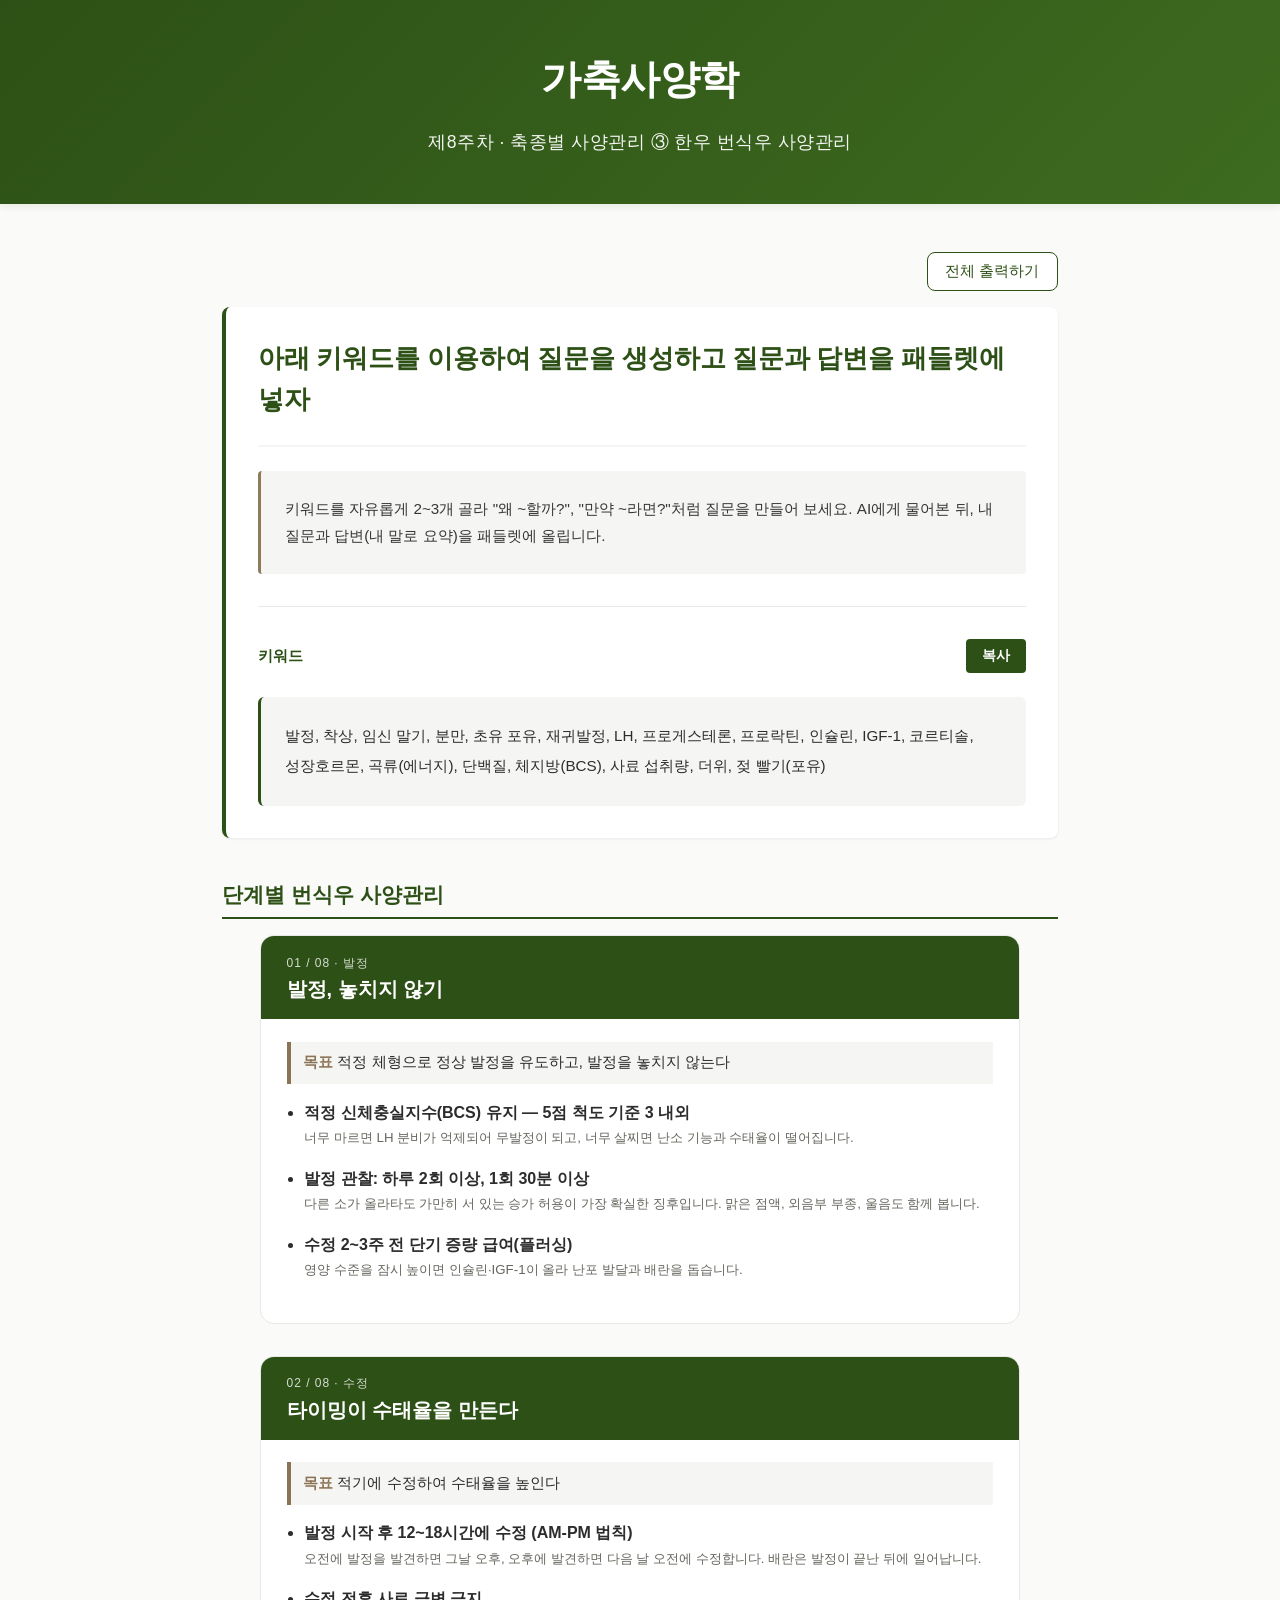
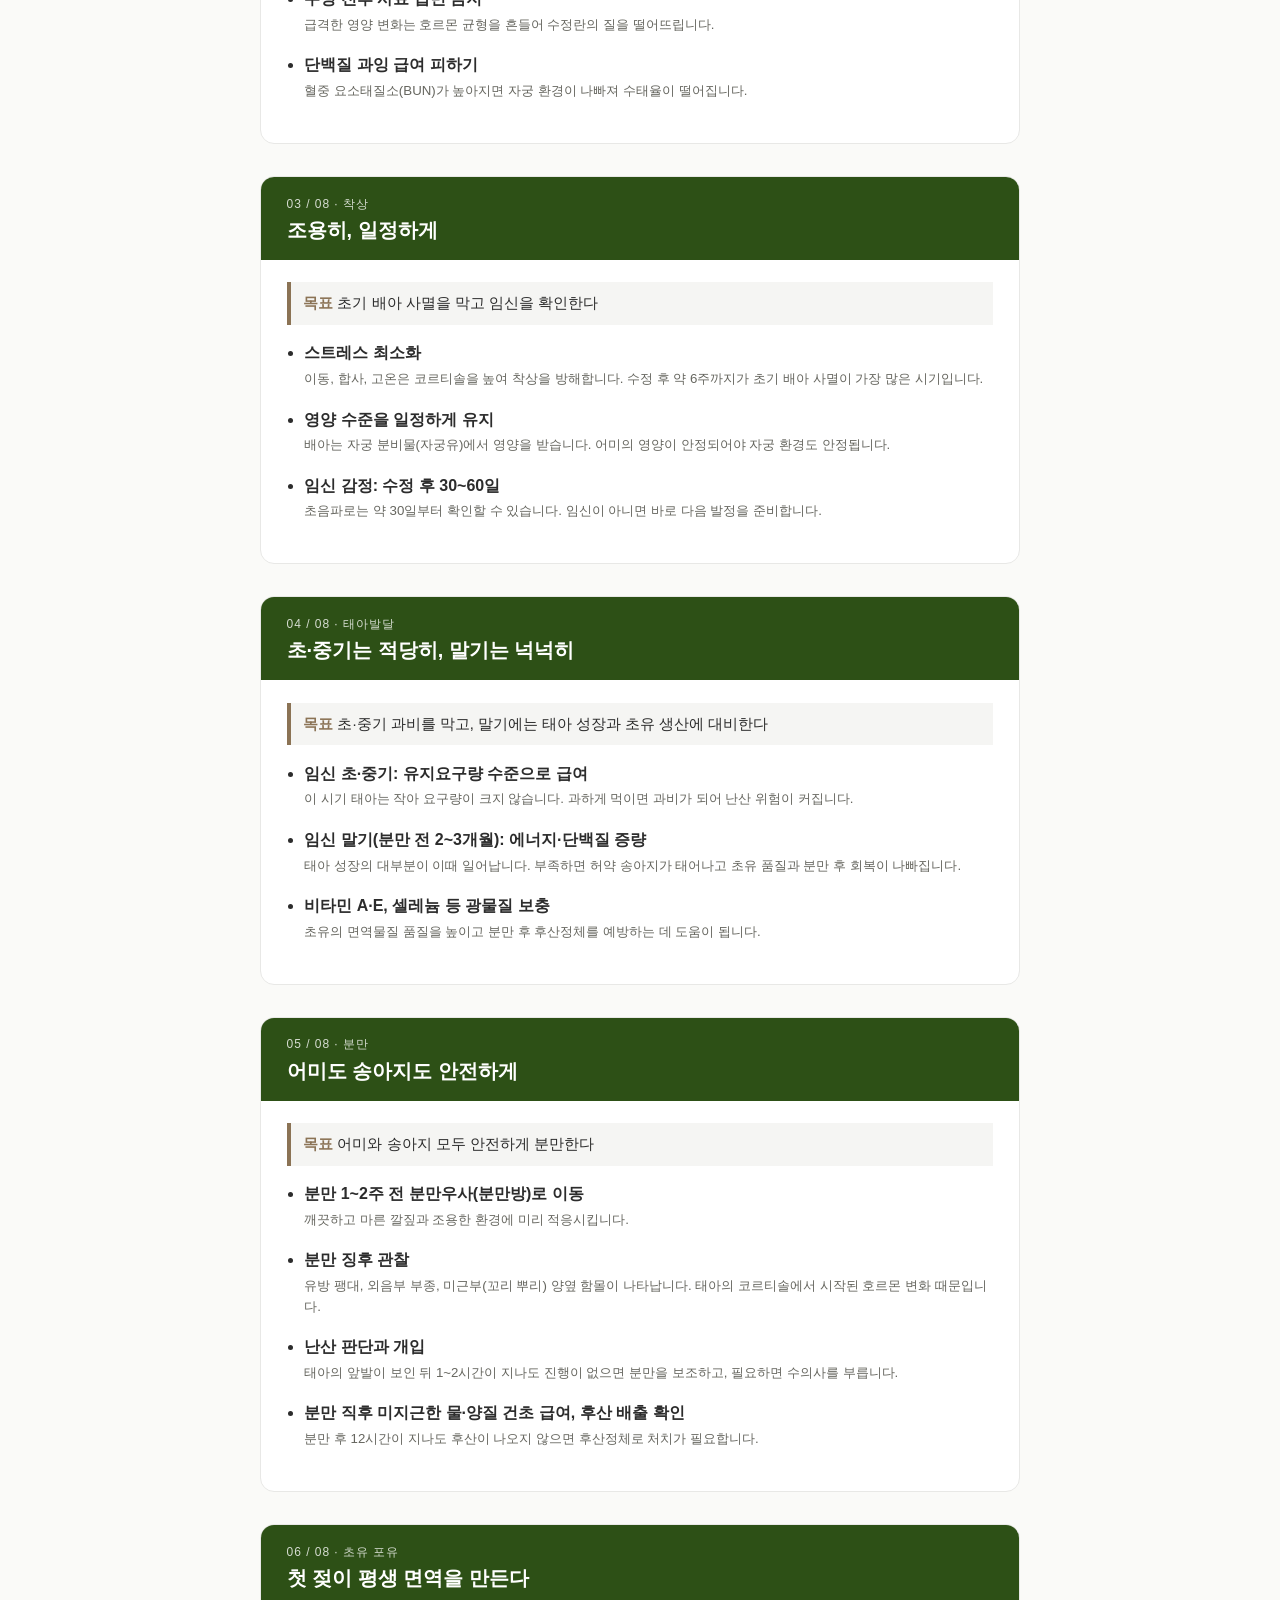
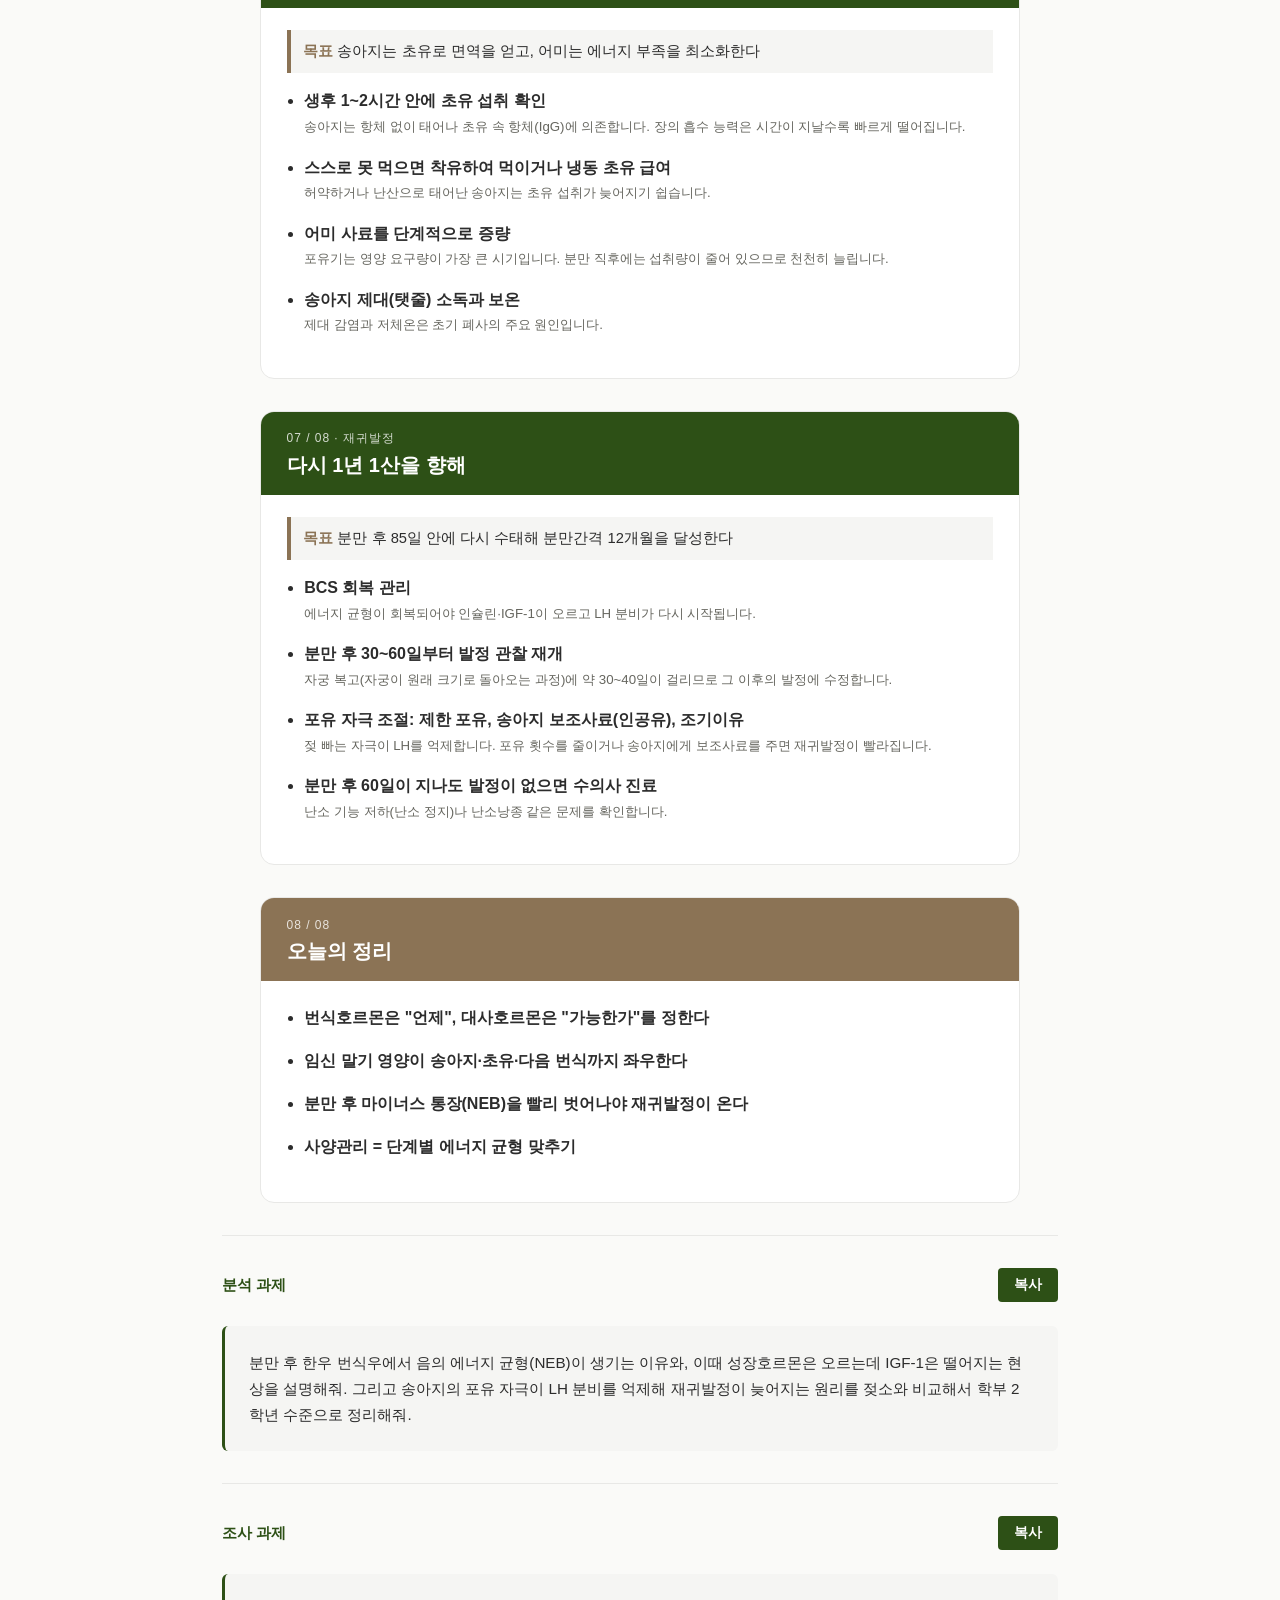
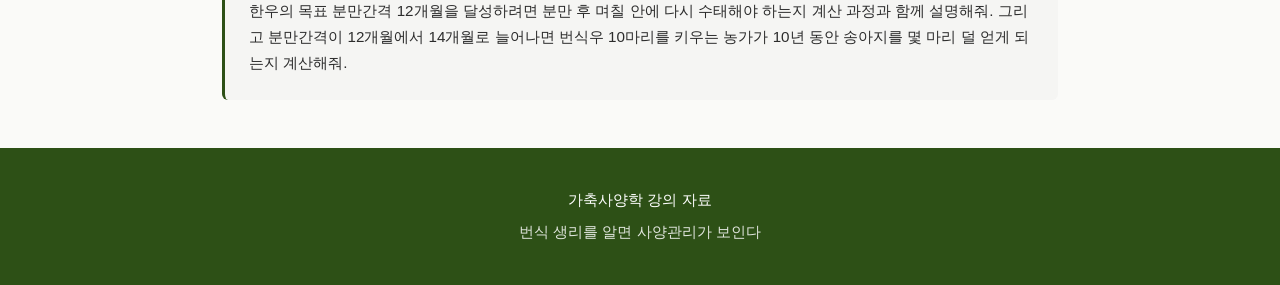
<file: hanwoo_reproduction.html>
<!DOCTYPE html>
<html lang="ko">
<head>
  <meta charset="UTF-8">
  <meta name="viewport" content="width=device-width, initial-scale=1.0">
  <title>가축사양학 - 제8주차 강의</title>
  <link rel="stylesheet" href="../style.css">
  <style>
    /* ===== 이 페이지 전용 스타일 (공통 style.css는 그대로 둠) ===== */
    .print-bar { display: flex; justify-content: flex-end; margin-bottom: 1rem; }
    .print-button {
      font-size: 0.95rem; padding: 0.5rem 1.1rem; border-radius: 8px; cursor: pointer;
      border: 1px solid var(--primary-green, #2D5016);
      background: var(--white, #fff); color: var(--primary-green, #2D5016);
    }
    .print-button:hover { background: var(--primary-green, #2D5016); color: #fff; }

    .keyword-snippet { line-height: 2; word-break: keep-all; }

    /* --- 카드뉴스 --- */
    .cardnews-part {
      margin: 2.5rem 0 1rem; padding-bottom: 0.4rem;
      border-bottom: 2px solid var(--primary-green, #2D5016);
      color: var(--primary-green, #2D5016); font-size: 1.3rem;
    }
    .cardnews-grid {
      display: flex; flex-direction: column; gap: 2rem;
      max-width: 760px; margin: 0 auto;
    }
    .news-card {
      position: relative; display: flex; flex-direction: column;
      background: var(--white, #fff); border: 1px solid var(--border-gray, #E8E8E6);
      border-radius: 14px; overflow: hidden;
    }
    .news-card.wide { grid-column: 1 / -1; min-height: 0; }
    .news-top {
      background: var(--primary-green, #2D5016); color: #fff;
      padding: 1.1rem 1.6rem 1rem;
    }
    .news-num { font-size: 0.75rem; letter-spacing: 0.08em; opacity: 0.8; }
    .news-title { margin: 0.2rem 0 0; font-size: 1.25rem; line-height: 1.35; color: #fff; }
    .news-body { padding: 1.4rem 1.6rem 1.6rem; flex: 1; font-size: 1rem; line-height: 1.7; }
    .news-body p { margin: 0 0 0.6rem; }
    .news-goal {
      background: var(--light-gray, #F5F5F3); border-left: 4px solid var(--accent-brown, #8B7355);
      padding: 0.55rem 0.8rem; margin: 0 0 0.9rem; font-size: 0.92rem;
    }
    .news-goal strong { color: var(--accent-brown, #8B7355); }
    .news-list { margin: 0; padding-left: 1.1rem; }
    .news-list > li { margin-bottom: 1rem; font-weight: 600; }
    .news-list .explain {
      display: block; font-weight: 400; font-size: 0.83rem; color: #66665F;
      margin-top: 0.15rem; line-height: 1.55;
    }

    .cover-card .news-top { background: var(--accent-brown, #8B7355); }
    .cover-card .news-body { display: flex; flex-direction: column; justify-content: center; }
    .cover-big { font-size: 1.6rem; font-weight: 700; color: var(--primary-green, #2D5016); line-height: 1.35; margin-bottom: 0.8rem; }

    .flow { display: flex; flex-wrap: wrap; align-items: center; gap: 0.35rem; margin: 0.4rem 0 1rem; }
    .flow span.step {
      background: var(--light-gray, #F5F5F3); border: 1px solid var(--border-gray, #E8E8E6);
      border-radius: 999px; padding: 0.25rem 0.7rem; font-size: 0.88rem; font-weight: 600;
      color: var(--primary-green, #2D5016);
    }
    .flow span.arr { color: var(--accent-brown, #8B7355); }

    .h-item { padding: 0.55rem 0; border-bottom: 1px dashed var(--border-gray, #E8E8E6); }
    .h-item:last-child { border-bottom: none; }
    .h-name { font-weight: 700; color: var(--primary-green, #2D5016); }
    .h-kor { font-size: 0.85rem; color: var(--accent-brown, #8B7355); margin-left: 0.3rem; }
    .h-desc { font-size: 0.86rem; margin-top: 0.15rem; }
    .h-desc b { font-weight: 600; }

    .bank { display: grid; grid-template-columns: 1fr 1fr; gap: 0.6rem; margin-bottom: 0.8rem; }
    .bank div { background: var(--light-gray, #F5F5F3); border-radius: 10px; padding: 0.6rem 0.75rem; font-size: 0.86rem; }
    .bank b { display: block; color: var(--primary-green, #2D5016); margin-bottom: 0.15rem; }
    .chain { text-align: center; font-weight: 700; color: var(--primary-green, #2D5016); font-size: 0.92rem;
      background: var(--light-gray, #F5F5F3); border-radius: 10px; padding: 0.6rem; }

    /* --- 호르몬 표 --- */
    .table-legend { display: flex; flex-wrap: wrap; gap: 1rem; font-size: 0.88rem; margin-bottom: 0.6rem; }
    .table-wrap { overflow-x: auto; border: 1px solid var(--border-gray, #E8E8E6); border-radius: 10px; }
    .hormone-table { border-collapse: collapse; width: 100%; min-width: 900px; font-size: 0.86rem; background: var(--white, #fff); }
    .hormone-table th, .hormone-table td {
      border-bottom: 1px solid var(--border-gray, #E8E8E6); border-left: 1px solid var(--border-gray, #E8E8E6);
      padding: 0.5rem; vertical-align: middle; line-height: 1.5;
    }
    .hormone-table th { background: var(--light-gray, #F5F5F3); color: var(--primary-green, #2D5016); text-align: center; font-weight: 600; }
    .hormone-table th.group { background: var(--primary-green, #2D5016); color: #fff; }
    .hormone-table td.stage, .hormone-table th.stage-head { position: sticky; left: 0; border-left: none; }
    .hormone-table td.stage { font-weight: 600; color: var(--primary-green, #2D5016); white-space: nowrap; background: var(--white, #fff); }
    .hormone-table td.arrow { text-align: center; font-size: 1.15rem; font-weight: 700; width: 52px; }
    .hormone-table td.text { vertical-align: top; }
    .hormone-table td.text ul { margin: 0; padding-left: 1rem; }
    .up { color: #1F6FB2; }
    .down { color: #C0392B; }
    .base { color: #9A9A96; font-weight: 400; }
    .table-note { font-size: 0.83rem; color: #66665F; margin-top: 0.6rem; line-height: 1.6; }

    /* ===== 인쇄 ===== */
    @page { size: A4; margin: 12mm; }
    @media print {
      * { -webkit-print-color-adjust: exact; print-color-adjust: exact; }
      body { background: #fff !important; font-size: 10pt; }
      .no-print, .print-bar, .copy-button { display: none !important; }
      .cardnews-grid { display: grid; grid-template-columns: 1fr 1fr; gap: 0.6rem; max-width: none; }
      .news-card { min-height: 0; break-inside: avoid; page-break-inside: avoid; }
      .news-card.wide { break-inside: auto; }
      .news-title { font-size: 1.05rem; }
      .news-body { font-size: 0.85rem; padding: 0.7rem 0.9rem; }
      .table-wrap { overflow: visible; border: none; }
      .hormone-table { min-width: 0; font-size: 7.5pt; }
      .hormone-table td.stage, .hormone-table th.stage-head { position: static; }
      .hormone-table td.arrow { font-size: 10pt; width: auto; }
      .hormone-table tr, .snippet-box, .insight-box { break-inside: avoid; page-break-inside: avoid; }
      .cardnews-part { break-after: avoid; page-break-after: avoid; }
      .footer { break-inside: avoid; padding: 0.5rem 0; }
    }
  </style>
</head>
<body>
  <header class="header">
    <div class="header-content">
      <h1 class="title">가축사양학</h1>
      <p class="subtitle">제8주차 · 축종별 사양관리 ③ 한우 번식우 사양관리</p>
    </div>
  </header>

  <main class="container">

    <div class="print-bar">
      <button class="print-button" onclick="window.print()">전체 출력하기</button>
    </div>

    <!-- ===== 수업 시작 활동 (인쇄 제외) ===== -->
    <section class="lecture-section no-print">
      <div class="section-header">
        <h2 class="section-title">아래 키워드를 이용하여 질문을 생성하고 질문과 답변을 패들렛에 넣자</h2>
      </div>

      <p class="section-description">
        키워드를 자유롭게 2~3개 골라 "왜 ~할까?", "만약 ~라면?"처럼 질문을 만들어 보세요.
        AI에게 물어본 뒤, 내 질문과 답변(내 말로 요약)을 패들렛에 올립니다.
      </p>

      <div class="snippet-box">
        <div class="snippet-header">
          <span class="snippet-label">키워드</span>
          <button class="copy-button" onclick="copyToClipboard('snippet-keywords', this)">복사</button>
        </div>
        <div class="snippet-content keyword-snippet" id="snippet-keywords">발정, 착상, 임신 말기, 분만, 초유 포유, 재귀발정, LH, 프로게스테론, 프로락틴, 인슐린, IGF-1, 코르티솔, 성장호르몬, 곡류(에너지), 단백질, 체지방(BCS), 사료 섭취량, 더위, 젖 빨기(포유)</div>
      </div>
    </section>

    <!-- ===== 카드뉴스: 단계별 사양관리 ===== -->
    <h2 class="cardnews-part">단계별 번식우 사양관리</h2>
    <div class="cardnews-grid">

      <!-- 08 발정 -->
      <article class="news-card">
        <div class="news-top">
          <div class="news-num">01 / 08 · 발정</div>
          <h3 class="news-title">발정, 놓치지 않기</h3>
        </div>
        <div class="news-body">
          <div class="news-goal"><strong>목표</strong> 적정 체형으로 정상 발정을 유도하고, 발정을 놓치지 않는다</div>
          <ul class="news-list">
            <li>적정 신체충실지수(BCS) 유지 — 5점 척도 기준 3 내외
              <span class="explain">너무 마르면 LH 분비가 억제되어 무발정이 되고, 너무 살찌면 난소 기능과 수태율이 떨어집니다.</span></li>
            <li>발정 관찰: 하루 2회 이상, 1회 30분 이상
              <span class="explain">다른 소가 올라타도 가만히 서 있는 승가 허용이 가장 확실한 징후입니다. 맑은 점액, 외음부 부종, 울음도 함께 봅니다.</span></li>
            <li>수정 2~3주 전 단기 증량 급여(플러싱)
              <span class="explain">영양 수준을 잠시 높이면 인슐린·IGF-1이 올라 난포 발달과 배란을 돕습니다.</span></li>
          </ul>
        </div>
      </article>

      <!-- 09 수정 -->
      <article class="news-card">
        <div class="news-top">
          <div class="news-num">02 / 08 · 수정</div>
          <h3 class="news-title">타이밍이 수태율을 만든다</h3>
        </div>
        <div class="news-body">
          <div class="news-goal"><strong>목표</strong> 적기에 수정하여 수태율을 높인다</div>
          <ul class="news-list">
            <li>발정 시작 후 12~18시간에 수정 (AM-PM 법칙)
              <span class="explain">오전에 발정을 발견하면 그날 오후, 오후에 발견하면 다음 날 오전에 수정합니다. 배란은 발정이 끝난 뒤에 일어납니다.</span></li>
            <li>수정 전후 사료 급변 금지
              <span class="explain">급격한 영양 변화는 호르몬 균형을 흔들어 수정란의 질을 떨어뜨립니다.</span></li>
            <li>단백질 과잉 급여 피하기
              <span class="explain">혈중 요소태질소(BUN)가 높아지면 자궁 환경이 나빠져 수태율이 떨어집니다.</span></li>
          </ul>
        </div>
      </article>

      <!-- 10 착상 -->
      <article class="news-card">
        <div class="news-top">
          <div class="news-num">03 / 08 · 착상</div>
          <h3 class="news-title">조용히, 일정하게</h3>
        </div>
        <div class="news-body">
          <div class="news-goal"><strong>목표</strong> 초기 배아 사멸을 막고 임신을 확인한다</div>
          <ul class="news-list">
            <li>스트레스 최소화
              <span class="explain">이동, 합사, 고온은 코르티솔을 높여 착상을 방해합니다. 수정 후 약 6주까지가 초기 배아 사멸이 가장 많은 시기입니다.</span></li>
            <li>영양 수준을 일정하게 유지
              <span class="explain">배아는 자궁 분비물(자궁유)에서 영양을 받습니다. 어미의 영양이 안정되어야 자궁 환경도 안정됩니다.</span></li>
            <li>임신 감정: 수정 후 30~60일
              <span class="explain">초음파로는 약 30일부터 확인할 수 있습니다. 임신이 아니면 바로 다음 발정을 준비합니다.</span></li>
          </ul>
        </div>
      </article>

      <!-- 11 태아발달 -->
      <article class="news-card">
        <div class="news-top">
          <div class="news-num">04 / 08 · 태아발달</div>
          <h3 class="news-title">초·중기는 적당히, 말기는 넉넉히</h3>
        </div>
        <div class="news-body">
          <div class="news-goal"><strong>목표</strong> 초·중기 과비를 막고, 말기에는 태아 성장과 초유 생산에 대비한다</div>
          <ul class="news-list">
            <li>임신 초·중기: 유지요구량 수준으로 급여
              <span class="explain">이 시기 태아는 작아 요구량이 크지 않습니다. 과하게 먹이면 과비가 되어 난산 위험이 커집니다.</span></li>
            <li>임신 말기(분만 전 2~3개월): 에너지·단백질 증량
              <span class="explain">태아 성장의 대부분이 이때 일어납니다. 부족하면 허약 송아지가 태어나고 초유 품질과 분만 후 회복이 나빠집니다.</span></li>
            <li>비타민 A·E, 셀레늄 등 광물질 보충
              <span class="explain">초유의 면역물질 품질을 높이고 분만 후 후산정체를 예방하는 데 도움이 됩니다.</span></li>
          </ul>
        </div>
      </article>

      <!-- 12 분만 -->
      <article class="news-card">
        <div class="news-top">
          <div class="news-num">05 / 08 · 분만</div>
          <h3 class="news-title">어미도 송아지도 안전하게</h3>
        </div>
        <div class="news-body">
          <div class="news-goal"><strong>목표</strong> 어미와 송아지 모두 안전하게 분만한다</div>
          <ul class="news-list">
            <li>분만 1~2주 전 분만우사(분만방)로 이동
              <span class="explain">깨끗하고 마른 깔짚과 조용한 환경에 미리 적응시킵니다.</span></li>
            <li>분만 징후 관찰
              <span class="explain">유방 팽대, 외음부 부종, 미근부(꼬리 뿌리) 양옆 함몰이 나타납니다. 태아의 코르티솔에서 시작된 호르몬 변화 때문입니다.</span></li>
            <li>난산 판단과 개입
              <span class="explain">태아의 앞발이 보인 뒤 1~2시간이 지나도 진행이 없으면 분만을 보조하고, 필요하면 수의사를 부릅니다.</span></li>
            <li>분만 직후 미지근한 물·양질 건초 급여, 후산 배출 확인
              <span class="explain">분만 후 12시간이 지나도 후산이 나오지 않으면 후산정체로 처치가 필요합니다.</span></li>
          </ul>
        </div>
      </article>

      <!-- 13 초유 포유 -->
      <article class="news-card">
        <div class="news-top">
          <div class="news-num">06 / 08 · 초유 포유</div>
          <h3 class="news-title">첫 젖이 평생 면역을 만든다</h3>
        </div>
        <div class="news-body">
          <div class="news-goal"><strong>목표</strong> 송아지는 초유로 면역을 얻고, 어미는 에너지 부족을 최소화한다</div>
          <ul class="news-list">
            <li>생후 1~2시간 안에 초유 섭취 확인
              <span class="explain">송아지는 항체 없이 태어나 초유 속 항체(IgG)에 의존합니다. 장의 흡수 능력은 시간이 지날수록 빠르게 떨어집니다.</span></li>
            <li>스스로 못 먹으면 착유하여 먹이거나 냉동 초유 급여
              <span class="explain">허약하거나 난산으로 태어난 송아지는 초유 섭취가 늦어지기 쉽습니다.</span></li>
            <li>어미 사료를 단계적으로 증량
              <span class="explain">포유기는 영양 요구량이 가장 큰 시기입니다. 분만 직후에는 섭취량이 줄어 있으므로 천천히 늘립니다.</span></li>
            <li>송아지 제대(탯줄) 소독과 보온
              <span class="explain">제대 감염과 저체온은 초기 폐사의 주요 원인입니다.</span></li>
          </ul>
        </div>
      </article>

      <!-- 14 재귀발정 -->
      <article class="news-card">
        <div class="news-top">
          <div class="news-num">07 / 08 · 재귀발정</div>
          <h3 class="news-title">다시 1년 1산을 향해</h3>
        </div>
        <div class="news-body">
          <div class="news-goal"><strong>목표</strong> 분만 후 85일 안에 다시 수태해 분만간격 12개월을 달성한다</div>
          <ul class="news-list">
            <li>BCS 회복 관리
              <span class="explain">에너지 균형이 회복되어야 인슐린·IGF-1이 오르고 LH 분비가 다시 시작됩니다.</span></li>
            <li>분만 후 30~60일부터 발정 관찰 재개
              <span class="explain">자궁 복고(자궁이 원래 크기로 돌아오는 과정)에 약 30~40일이 걸리므로 그 이후의 발정에 수정합니다.</span></li>
            <li>포유 자극 조절: 제한 포유, 송아지 보조사료(인공유), 조기이유
              <span class="explain">젖 빠는 자극이 LH를 억제합니다. 포유 횟수를 줄이거나 송아지에게 보조사료를 주면 재귀발정이 빨라집니다.</span></li>
            <li>분만 후 60일이 지나도 발정이 없으면 수의사 진료
              <span class="explain">난소 기능 저하(난소 정지)나 난소낭종 같은 문제를 확인합니다.</span></li>
          </ul>
        </div>
      </article>

      <!-- 15 마무리 -->
      <article class="news-card cover-card">
        <div class="news-top">
          <div class="news-num">08 / 08</div>
          <h3 class="news-title">오늘의 정리</h3>
        </div>
        <div class="news-body">
          <ul class="news-list">
            <li>번식호르몬은 "언제", 대사호르몬은 "가능한가"를 정한다</li>
            <li>임신 말기 영양이 송아지·초유·다음 번식까지 좌우한다</li>
            <li>분만 후 마이너스 통장(NEB)을 빨리 벗어나야 재귀발정이 온다</li>
            <li>사양관리 = 단계별 에너지 균형 맞추기</li>
          </ul>
        </div>
      </article>
    </div>

    <div class="snippet-box">
      <div class="snippet-header">
        <span class="snippet-label">분석 과제</span>
        <button class="copy-button" onclick="copyToClipboard('snippet-3', this)">복사</button>
      </div>
      <div class="snippet-content" id="snippet-3">분만 후 한우 번식우에서 음의 에너지 균형(NEB)이 생기는 이유와, 이때 성장호르몬은 오르는데 IGF-1은 떨어지는 현상을 설명해줘. 그리고 송아지의 포유 자극이 LH 분비를 억제해 재귀발정이 늦어지는 원리를 젖소와 비교해서 학부 2학년 수준으로 정리해줘.</div>
    </div>

    <div class="snippet-box">
      <div class="snippet-header">
        <span class="snippet-label">조사 과제</span>
        <button class="copy-button" onclick="copyToClipboard('snippet-4', this)">복사</button>
      </div>
      <div class="snippet-content" id="snippet-4">한우의 목표 분만간격 12개월을 달성하려면 분만 후 며칠 안에 다시 수태해야 하는지 계산 과정과 함께 설명해줘. 그리고 분만간격이 12개월에서 14개월로 늘어나면 번식우 10마리를 키우는 농가가 10년 동안 송아지를 몇 마리 덜 얻게 되는지 계산해줘.</div>
    </div>

  </main>

  <footer class="footer">
    <div class="footer-content">
      <p>가축사양학 강의 자료</p>
      <p class="footer-note">번식 생리를 알면 사양관리가 보인다</p>
    </div>
  </footer>

  <script>
    function copyToClipboard(elementId, button) {
      const text = document.getElementById(elementId).innerText;
      const btn = button || (window.event && window.event.target);
      navigator.clipboard.writeText(text).then(() => {
        if (!btn) return;
        const originalText = btn.innerText;
        btn.innerText = '복사됨!';
        setTimeout(() => { btn.innerText = originalText; }, 2000);
      });
    }
  </script>
</body>
</html>
</file>
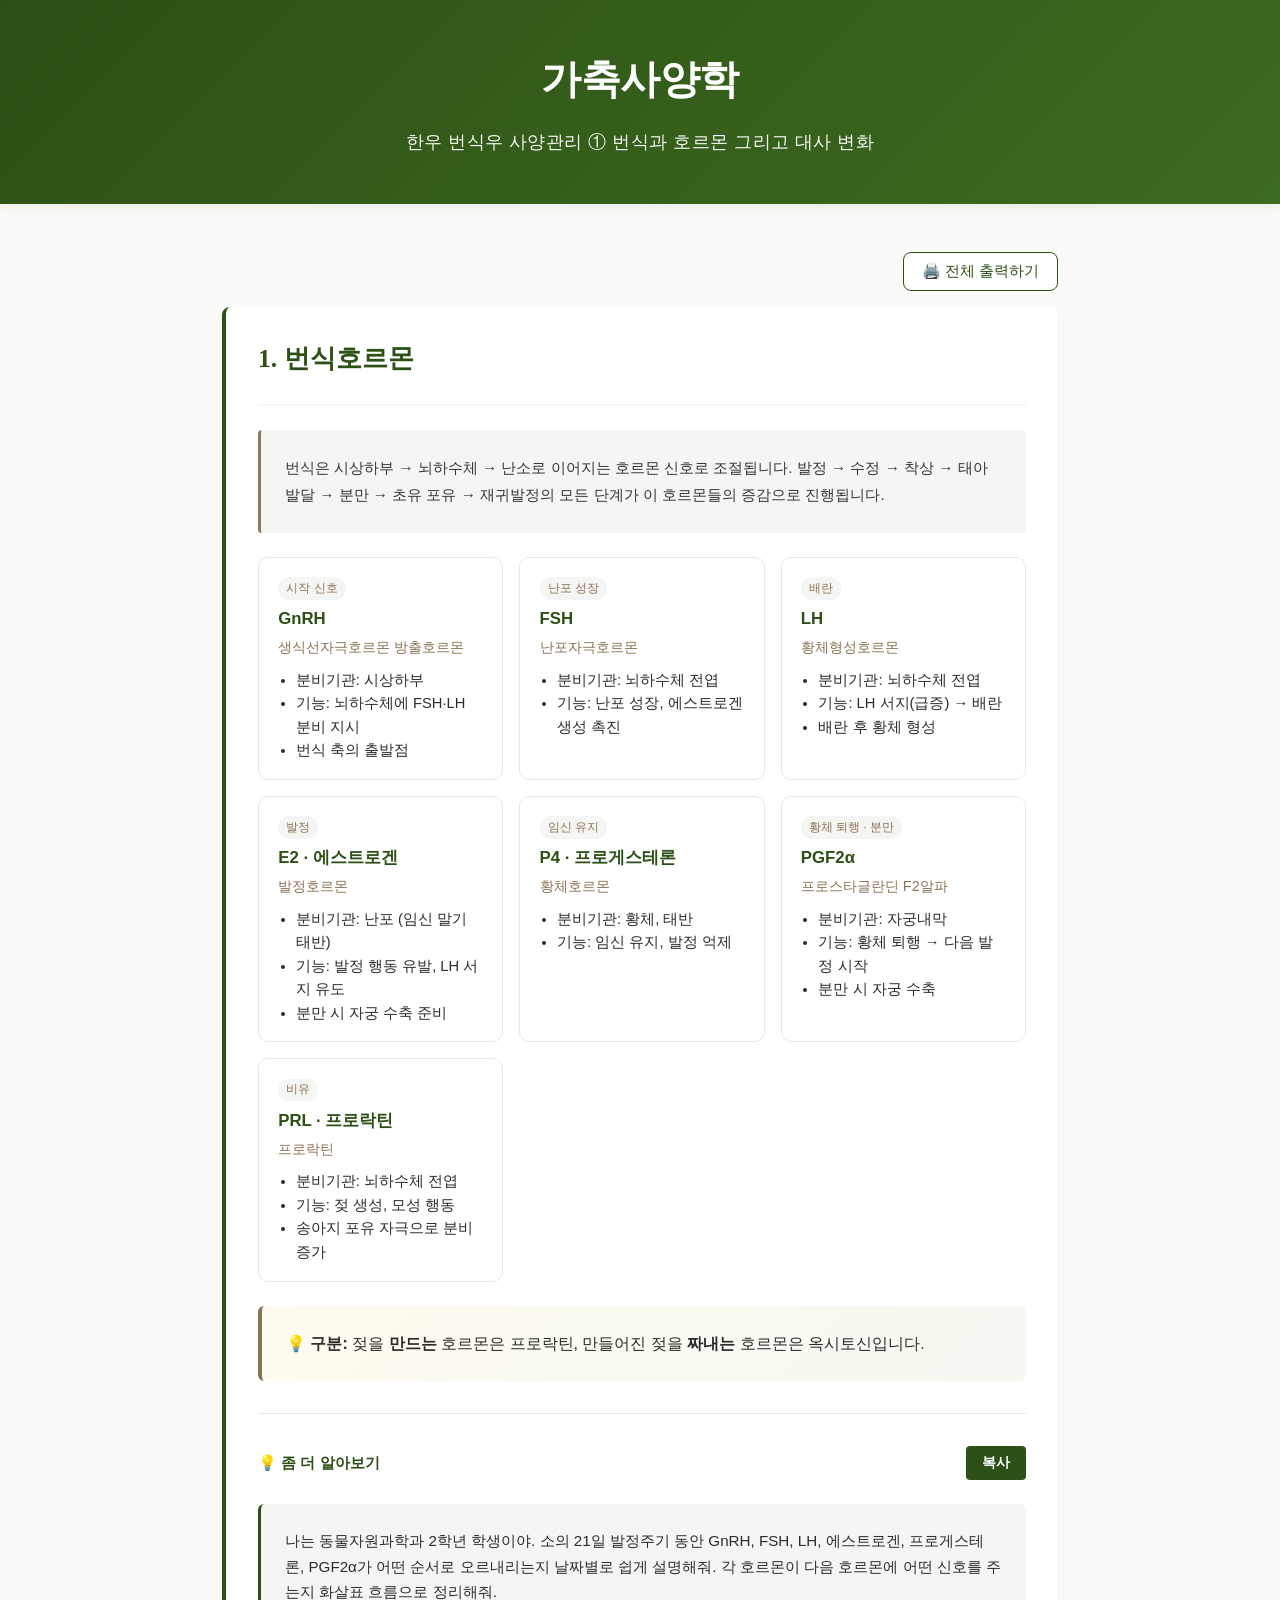
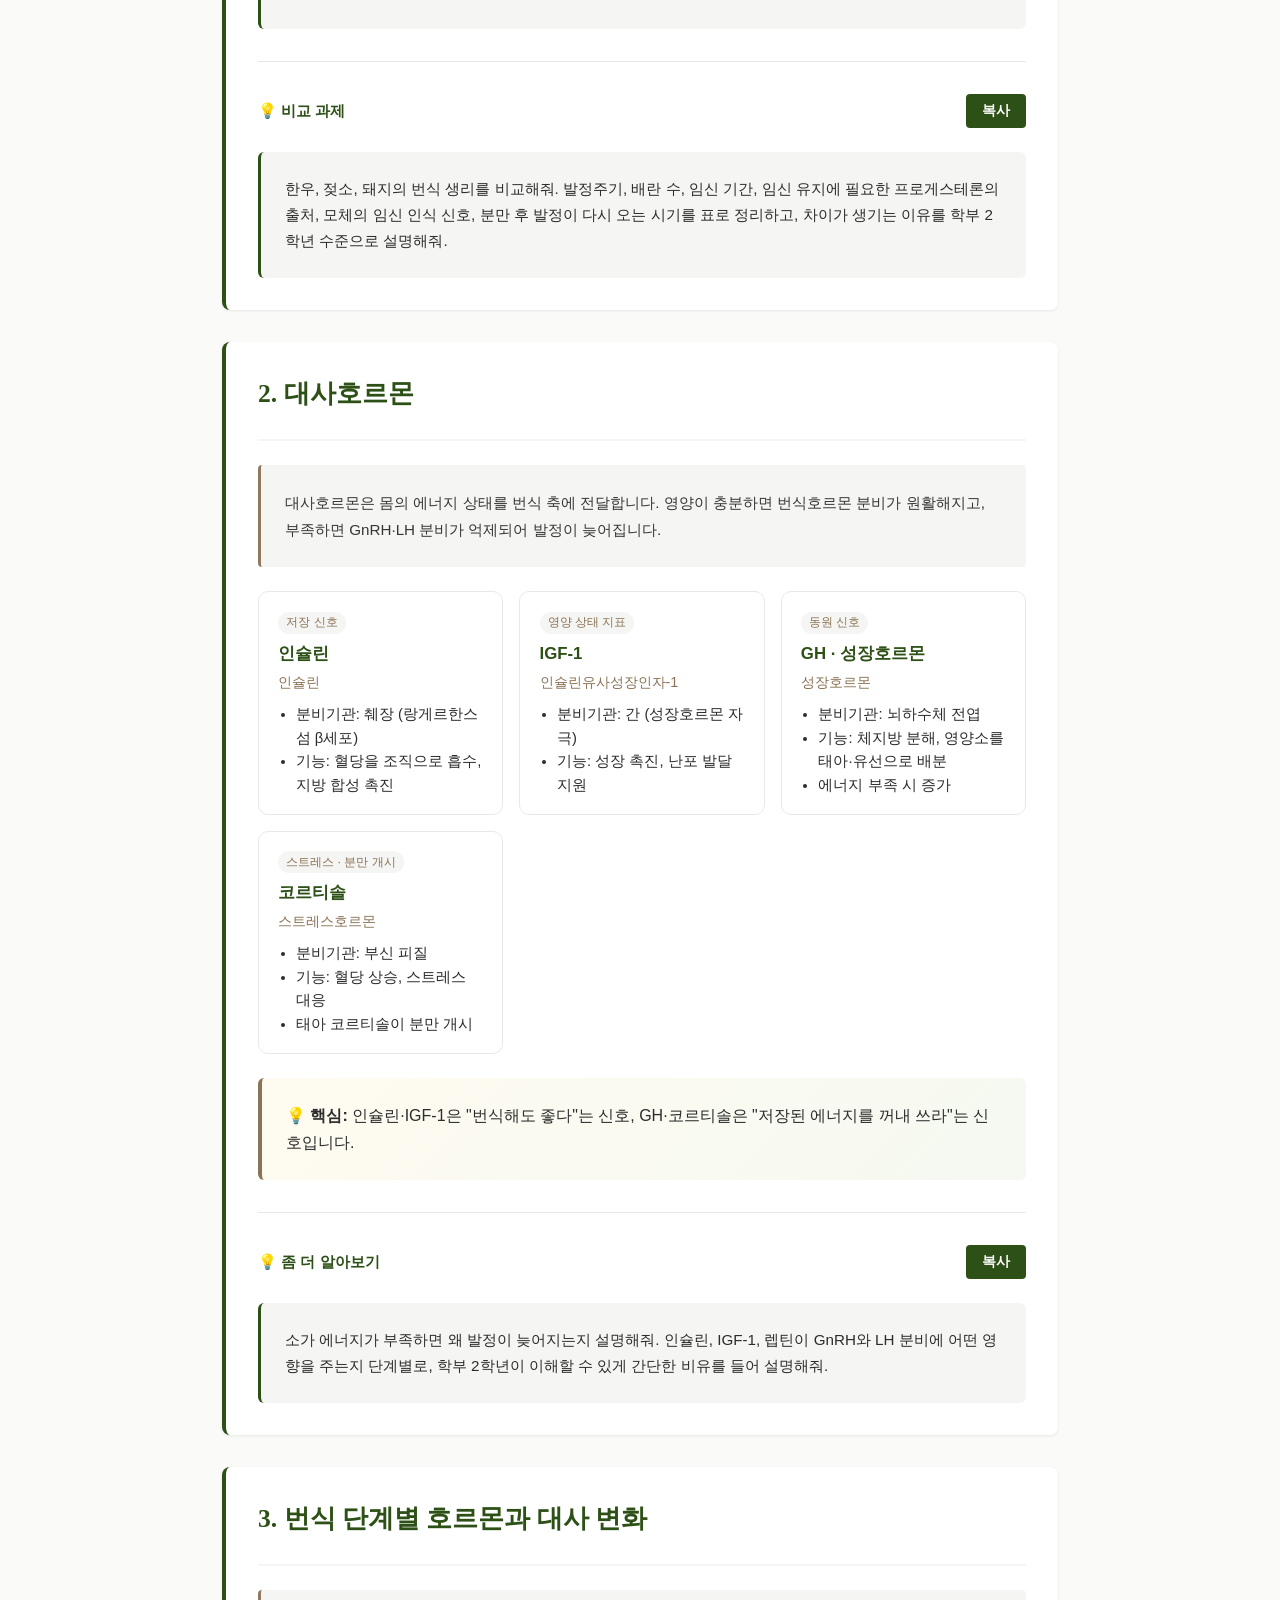
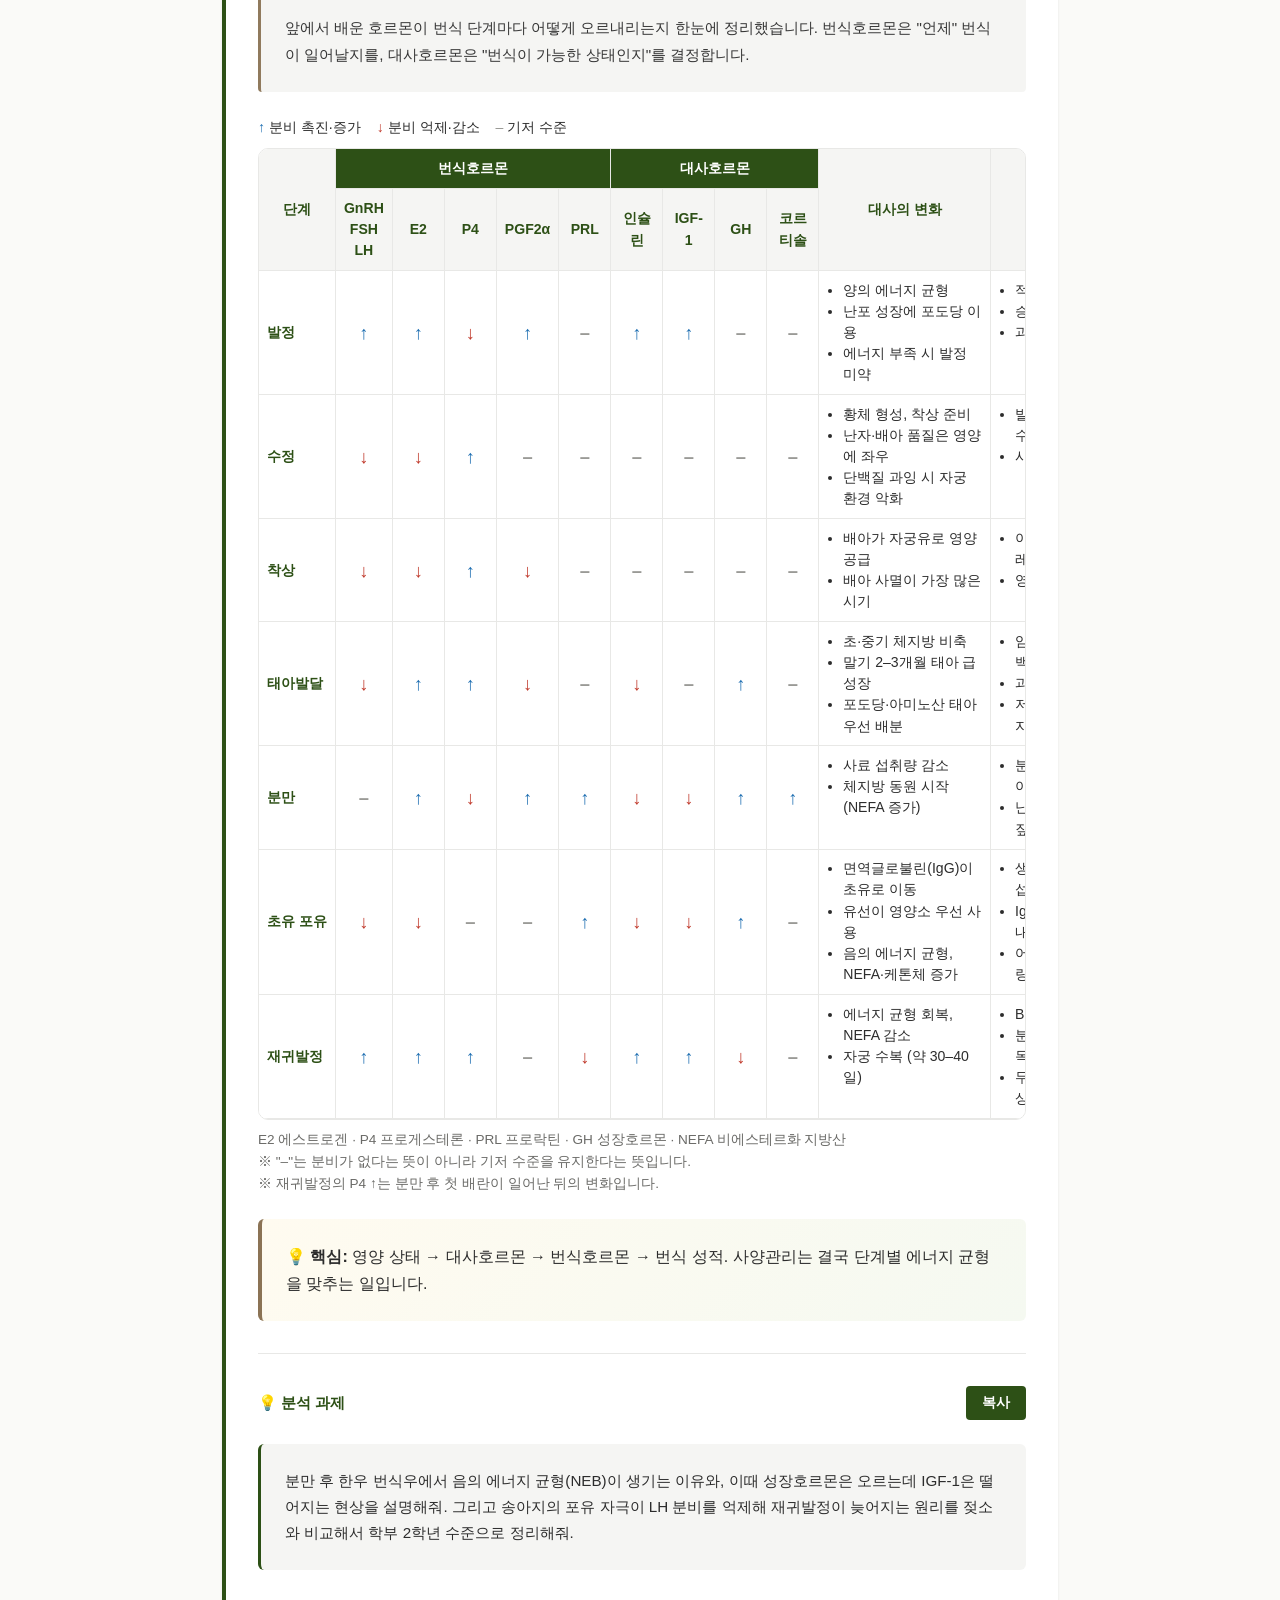
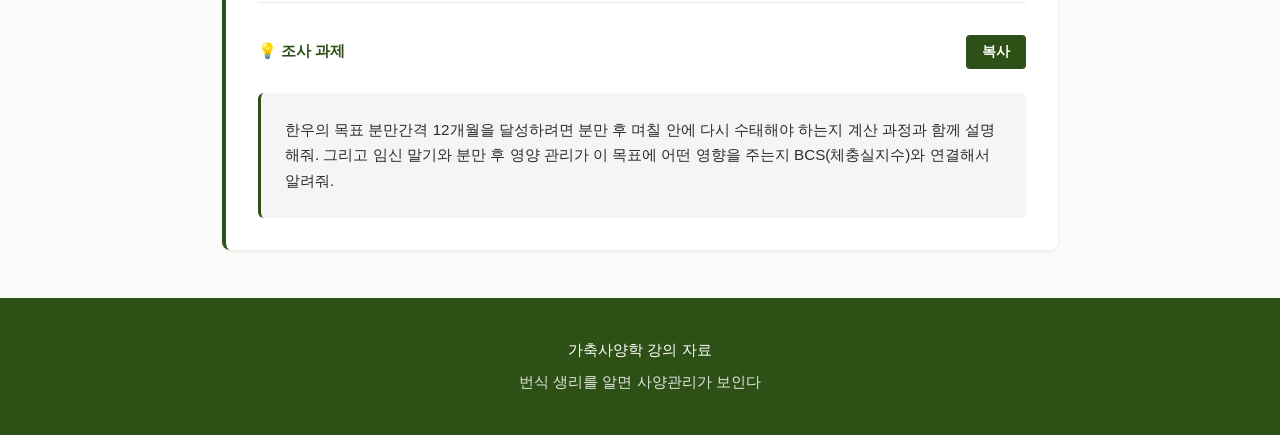
<file: reproduction_hormone.html>
<!DOCTYPE html>
<html lang="ko">
<head>
  <meta charset="UTF-8">
  <meta name="viewport" content="width=device-width, initial-scale=1.0">
  <title>가축사양학 - 번식과 호르몬 그리고 대사 변화</title>
  <link rel="stylesheet" href="../style.css">
  <style>
    /* 이 페이지 전용 스타일 (공통 style.css는 그대로 둠) */
    .hormone-grid {
      display: grid;
      grid-template-columns: repeat(auto-fit, minmax(240px, 1fr));
      gap: 1rem;
    }
    .hormone-card {
      background: var(--white, #fff);
      border: 1px solid var(--border-gray, #E8E8E6);
      border-radius: 10px;
      padding: 1rem 1.2rem;
    }
    .hormone-card h4 {
      margin: 0 0 0.2rem;
      color: var(--primary-green, #2D5016);
      font-size: 1.05rem;
    }
    .hormone-card .kor-name {
      margin: 0 0 0.6rem;
      color: var(--accent-brown, #8B7355);
      font-size: 0.9rem;
    }
    .hormone-card ul {
      margin: 0;
      padding-left: 1.1rem;
      font-size: 0.92rem;
      line-height: 1.6;
    }
    .hormone-card .tag {
      display: inline-block;
      font-size: 0.75rem;
      padding: 0.1rem 0.5rem;
      border-radius: 999px;
      background: var(--light-gray, #F5F5F3);
      color: var(--accent-brown, #8B7355);
      margin-bottom: 0.4rem;
    }

    .table-legend {
      display: flex;
      flex-wrap: wrap;
      gap: 1rem;
      font-size: 0.88rem;
      margin-bottom: 0.6rem;
    }
    .table-wrap {
      overflow-x: auto;
      border: 1px solid var(--border-gray, #E8E8E6);
      border-radius: 10px;
    }
    .hormone-table {
      border-collapse: collapse;
      width: 100%;
      min-width: 900px;
      font-size: 0.88rem;
      background: var(--white, #fff);
    }
    .hormone-table th,
    .hormone-table td {
      border-bottom: 1px solid var(--border-gray, #E8E8E6);
      border-left: 1px solid var(--border-gray, #E8E8E6);
      padding: 0.55rem 0.5rem;
      vertical-align: middle;
      line-height: 1.5;
    }
    .hormone-table th {
      background: var(--light-gray, #F5F5F3);
      color: var(--primary-green, #2D5016);
      text-align: center;
      font-weight: 600;
    }
    .hormone-table th.group {
      background: var(--primary-green, #2D5016);
      color: #fff;
    }
    .hormone-table td.stage {
      font-weight: 600;
      color: var(--primary-green, #2D5016);
      white-space: nowrap;
      position: sticky;
      left: 0;
      background: var(--white, #fff);
      border-left: none;
    }
    .hormone-table th.stage-head {
      position: sticky;
      left: 0;
      border-left: none;
    }
    .hormone-table td.arrow {
      text-align: center;
      font-size: 1.15rem;
      font-weight: 700;
      width: 52px;
    }
    .hormone-table td.text {
      vertical-align: top;
    }
    .hormone-table td.text ul {
      margin: 0;
      padding-left: 1rem;
    }
    .up { color: #1F6FB2; }
    .down { color: #C0392B; }
    .base { color: #9A9A96; font-weight: 400; }
    .table-note {
      font-size: 0.85rem;
      color: #6B6B68;
      margin-top: 0.6rem;
      line-height: 1.6;
    }

    .print-bar {
      display: flex;
      justify-content: flex-end;
      margin-bottom: 1rem;
    }
    .print-button {
      font-size: 0.95rem;
      padding: 0.5rem 1.1rem;
      border-radius: 8px;
      border: 1px solid var(--primary-green, #2D5016);
      background: var(--white, #fff);
      color: var(--primary-green, #2D5016);
      cursor: pointer;
    }
    .print-button:hover {
      background: var(--primary-green, #2D5016);
      color: #fff;
    }

    /* 인쇄용 스타일 */
    @page { size: A4; margin: 12mm; }
    @media print {
      * { -webkit-print-color-adjust: exact; print-color-adjust: exact; }
      body { background: #fff !important; font-size: 10pt; }
      .print-bar, .copy-button { display: none !important; }
      .table-wrap { overflow: visible; border: none; }
      .hormone-table { min-width: 0; font-size: 8pt; }
      .hormone-table td.stage, .hormone-table th.stage-head { position: static; }
      .hormone-table td.arrow { font-size: 10pt; width: auto; }
      .hormone-grid { grid-template-columns: repeat(2, 1fr); gap: 0.5rem; }
      .hormone-card, .insight-box, .snippet-box, .hormone-table tr { break-inside: avoid; page-break-inside: avoid; }
      .lecture-section { break-inside: auto; }
      .section-title { break-after: avoid; page-break-after: avoid; }
      .footer { break-inside: avoid; page-break-inside: avoid; padding: 0.5rem 0; }
    }
  </style>
</head>
<body>
  <header class="header">
    <div class="header-content">
      <h1 class="title">가축사양학</h1>
      <p class="subtitle">한우 번식우 사양관리 ① 번식과 호르몬 그리고 대사 변화</p>
    </div>
  </header>

  <main class="container">

    <div class="print-bar">
      <button class="print-button" onclick="window.print()">🖨️ 전체 출력하기</button>
    </div>

    <!-- 1. 번식호르몬 -->
    <section class="lecture-section">
      <div class="section-header">
        <h2 class="section-title">1. 번식호르몬</h2>
      </div>

      <p class="section-description">
        번식은 시상하부 → 뇌하수체 → 난소로 이어지는 호르몬 신호로 조절됩니다.
        발정 → 수정 → 착상 → 태아발달 → 분만 → 초유 포유 → 재귀발정의 모든 단계가 이 호르몬들의 증감으로 진행됩니다.
      </p>

      <div class="section-content">
        <div class="hormone-grid">
          <div class="hormone-card">
            <span class="tag">시작 신호</span>
            <h4>GnRH</h4>
            <p class="kor-name">생식선자극호르몬 방출호르몬</p>
            <ul>
              <li>분비기관: 시상하부</li>
              <li>기능: 뇌하수체에 FSH·LH 분비 지시</li>
              <li>번식 축의 출발점</li>
            </ul>
          </div>
          <div class="hormone-card">
            <span class="tag">난포 성장</span>
            <h4>FSH</h4>
            <p class="kor-name">난포자극호르몬</p>
            <ul>
              <li>분비기관: 뇌하수체 전엽</li>
              <li>기능: 난포 성장, 에스트로겐 생성 촉진</li>
            </ul>
          </div>
          <div class="hormone-card">
            <span class="tag">배란</span>
            <h4>LH</h4>
            <p class="kor-name">황체형성호르몬</p>
            <ul>
              <li>분비기관: 뇌하수체 전엽</li>
              <li>기능: LH 서지(급증) → 배란</li>
              <li>배란 후 황체 형성</li>
            </ul>
          </div>
          <div class="hormone-card">
            <span class="tag">발정</span>
            <h4>E2 · 에스트로겐</h4>
            <p class="kor-name">발정호르몬</p>
            <ul>
              <li>분비기관: 난포 (임신 말기 태반)</li>
              <li>기능: 발정 행동 유발, LH 서지 유도</li>
              <li>분만 시 자궁 수축 준비</li>
            </ul>
          </div>
          <div class="hormone-card">
            <span class="tag">임신 유지</span>
            <h4>P4 · 프로게스테론</h4>
            <p class="kor-name">황체호르몬</p>
            <ul>
              <li>분비기관: 황체, 태반</li>
              <li>기능: 임신 유지, 발정 억제</li>
            </ul>
          </div>
          <div class="hormone-card">
            <span class="tag">황체 퇴행 · 분만</span>
            <h4>PGF2α</h4>
            <p class="kor-name">프로스타글란딘 F2알파</p>
            <ul>
              <li>분비기관: 자궁내막</li>
              <li>기능: 황체 퇴행 → 다음 발정 시작</li>
              <li>분만 시 자궁 수축</li>
            </ul>
          </div>
          <div class="hormone-card">
            <span class="tag">비유</span>
            <h4>PRL · 프로락틴</h4>
            <p class="kor-name">프로락틴</p>
            <ul>
              <li>분비기관: 뇌하수체 전엽</li>
              <li>기능: 젖 생성, 모성 행동</li>
              <li>송아지 포유 자극으로 분비 증가</li>
            </ul>
          </div>
        </div>
      </div>

      <div class="insight-box">
        <p><strong>💡 구분:</strong> 젖을 <strong>만드는</strong> 호르몬은 프로락틴, 만들어진 젖을 <strong>짜내는</strong> 호르몬은 옥시토신입니다.</p>
      </div>

      <div class="snippet-box">
        <div class="snippet-header">
          <span class="snippet-label">💡 좀 더 알아보기</span>
          <button class="copy-button" onclick="copyToClipboard('snippet-1', this)">복사</button>
        </div>
        <div class="snippet-content" id="snippet-1">나는 동물자원과학과 2학년 학생이야. 소의 21일 발정주기 동안 GnRH, FSH, LH, 에스트로겐, 프로게스테론, PGF2α가 어떤 순서로 오르내리는지 날짜별로 쉽게 설명해줘. 각 호르몬이 다음 호르몬에 어떤 신호를 주는지 화살표 흐름으로 정리해줘.</div>
      </div>

      <div class="snippet-box">
        <div class="snippet-header">
          <span class="snippet-label">💡 비교 과제</span>
          <button class="copy-button" onclick="copyToClipboard('snippet-2', this)">복사</button>
        </div>
        <div class="snippet-content" id="snippet-2">한우, 젖소, 돼지의 번식 생리를 비교해줘. 발정주기, 배란 수, 임신 기간, 임신 유지에 필요한 프로게스테론의 출처, 모체의 임신 인식 신호, 분만 후 발정이 다시 오는 시기를 표로 정리하고, 차이가 생기는 이유를 학부 2학년 수준으로 설명해줘.</div>
      </div>
    </section>

    <!-- 2. 대사호르몬 -->
    <section class="lecture-section">
      <div class="section-header">
        <h2 class="section-title">2. 대사호르몬</h2>
      </div>

      <p class="section-description">
        대사호르몬은 몸의 에너지 상태를 번식 축에 전달합니다.
        영양이 충분하면 번식호르몬 분비가 원활해지고, 부족하면 GnRH·LH 분비가 억제되어 발정이 늦어집니다.
      </p>

      <div class="section-content">
        <div class="hormone-grid">
          <div class="hormone-card">
            <span class="tag">저장 신호</span>
            <h4>인슐린</h4>
            <p class="kor-name">인슐린</p>
            <ul>
              <li>분비기관: 췌장 (랑게르한스섬 β세포)</li>
              <li>기능: 혈당을 조직으로 흡수, 지방 합성 촉진</li>
            </ul>
          </div>
          <div class="hormone-card">
            <span class="tag">영양 상태 지표</span>
            <h4>IGF-1</h4>
            <p class="kor-name">인슐린유사성장인자-1</p>
            <ul>
              <li>분비기관: 간 (성장호르몬 자극)</li>
              <li>기능: 성장 촉진, 난포 발달 지원</li>
            </ul>
          </div>
          <div class="hormone-card">
            <span class="tag">동원 신호</span>
            <h4>GH · 성장호르몬</h4>
            <p class="kor-name">성장호르몬</p>
            <ul>
              <li>분비기관: 뇌하수체 전엽</li>
              <li>기능: 체지방 분해, 영양소를 태아·유선으로 배분</li>
              <li>에너지 부족 시 증가</li>
            </ul>
          </div>
          <div class="hormone-card">
            <span class="tag">스트레스 · 분만 개시</span>
            <h4>코르티솔</h4>
            <p class="kor-name">스트레스호르몬</p>
            <ul>
              <li>분비기관: 부신 피질</li>
              <li>기능: 혈당 상승, 스트레스 대응</li>
              <li>태아 코르티솔이 분만 개시</li>
            </ul>
          </div>
        </div>
      </div>

      <div class="insight-box">
        <p><strong>💡 핵심:</strong> 인슐린·IGF-1은 "번식해도 좋다"는 신호, GH·코르티솔은 "저장된 에너지를 꺼내 쓰라"는 신호입니다.</p>
      </div>

      <div class="snippet-box">
        <div class="snippet-header">
          <span class="snippet-label">💡 좀 더 알아보기</span>
          <button class="copy-button" onclick="copyToClipboard('snippet-3', this)">복사</button>
        </div>
        <div class="snippet-content" id="snippet-3">소가 에너지가 부족하면 왜 발정이 늦어지는지 설명해줘. 인슐린, IGF-1, 렙틴이 GnRH와 LH 분비에 어떤 영향을 주는지 단계별로, 학부 2학년이 이해할 수 있게 간단한 비유를 들어 설명해줘.</div>
      </div>
    </section>

    <!-- 3. 단계별 호르몬과 대사 변화 -->
    <section class="lecture-section">
      <div class="section-header">
        <h2 class="section-title">3. 번식 단계별 호르몬과 대사 변화</h2>
      </div>

      <p class="section-description">
        앞에서 배운 호르몬이 번식 단계마다 어떻게 오르내리는지 한눈에 정리했습니다.
        번식호르몬은 "언제" 번식이 일어날지를, 대사호르몬은 "번식이 가능한 상태인지"를 결정합니다.
      </p>

      <div class="section-content">
        <div class="table-legend">
          <span><strong class="up">↑</strong> 분비 촉진·증가</span>
          <span><strong class="down">↓</strong> 분비 억제·감소</span>
          <span><span class="base">–</span> 기저 수준</span>
        </div>

        <div class="table-wrap">
          <table class="hormone-table">
            <thead>
              <tr>
                <th class="stage-head" rowspan="2">단계</th>
                <th class="group" colspan="5">번식호르몬</th>
                <th class="group" colspan="4">대사호르몬</th>
                <th rowspan="2">대사의 변화</th>
                <th rowspan="2">주의사항</th>
              </tr>
              <tr>
                <th>GnRH<br>FSH<br>LH</th>
                <th>E2</th>
                <th>P4</th>
                <th>PGF2α</th>
                <th>PRL</th>
                <th>인슐린</th>
                <th>IGF-1</th>
                <th>GH</th>
                <th>코르티솔</th>
              </tr>
            </thead>
            <tbody>
              <tr>
                <td class="stage">발정</td>
                <td class="arrow up">↑</td><td class="arrow up">↑</td><td class="arrow down">↓</td><td class="arrow up">↑</td><td class="arrow base">–</td>
                <td class="arrow up">↑</td><td class="arrow up">↑</td><td class="arrow base">–</td><td class="arrow base">–</td>
                <td class="text"><ul><li>양의 에너지 균형</li><li>난포 성장에 포도당 이용</li><li>에너지 부족 시 발정 미약</li></ul></td>
                <td class="text"><ul><li>적정 BCS 유지</li><li>승가 허용 행동 관찰</li><li>과비·저영양 피하기</li></ul></td>
              </tr>
              <tr>
                <td class="stage">수정</td>
                <td class="arrow down">↓</td><td class="arrow down">↓</td><td class="arrow up">↑</td><td class="arrow base">–</td><td class="arrow base">–</td>
                <td class="arrow base">–</td><td class="arrow base">–</td><td class="arrow base">–</td><td class="arrow base">–</td>
                <td class="text"><ul><li>황체 형성, 착상 준비</li><li>난자·배아 품질은 영양에 좌우</li><li>단백질 과잉 시 자궁 환경 악화</li></ul></td>
                <td class="text"><ul><li>발정 후 12–18시간 내 수정</li><li>사료 급변 금지</li></ul></td>
              </tr>
              <tr>
                <td class="stage">착상</td>
                <td class="arrow down">↓</td><td class="arrow down">↓</td><td class="arrow up">↑</td><td class="arrow down">↓</td><td class="arrow base">–</td>
                <td class="arrow base">–</td><td class="arrow base">–</td><td class="arrow base">–</td><td class="arrow base">–</td>
                <td class="text"><ul><li>배아가 자궁유로 영양 공급</li><li>배아 사멸이 가장 많은 시기</li></ul></td>
                <td class="text"><ul><li>이동·고온·혼군 스트레스 최소화</li><li>영양 일정하게 유지</li></ul></td>
              </tr>
              <tr>
                <td class="stage">태아발달</td>
                <td class="arrow down">↓</td><td class="arrow up">↑</td><td class="arrow up">↑</td><td class="arrow down">↓</td><td class="arrow base">–</td>
                <td class="arrow down">↓</td><td class="arrow base">–</td><td class="arrow up">↑</td><td class="arrow base">–</td>
                <td class="text"><ul><li>초·중기 체지방 비축</li><li>말기 2–3개월 태아 급성장</li><li>포도당·아미노산 태아 우선 배분</li></ul></td>
                <td class="text"><ul><li>임신 말기 에너지·단백질 증량</li><li>과비 → 난산</li><li>저영양 → 허약 송아지·초유 품질 저하</li></ul></td>
              </tr>
              <tr>
                <td class="stage">분만</td>
                <td class="arrow base">–</td><td class="arrow up">↑</td><td class="arrow down">↓</td><td class="arrow up">↑</td><td class="arrow up">↑</td>
                <td class="arrow down">↓</td><td class="arrow down">↓</td><td class="arrow up">↑</td><td class="arrow up">↑</td>
                <td class="text"><ul><li>사료 섭취량 감소</li><li>체지방 동원 시작 (NEFA 증가)</li></ul></td>
                <td class="text"><ul><li>분만 2–3주 전 분만실 이동</li><li>난산 관찰, 깨끗한 깔짚</li></ul></td>
              </tr>
              <tr>
                <td class="stage">초유 포유</td>
                <td class="arrow down">↓</td><td class="arrow down">↓</td><td class="arrow base">–</td><td class="arrow base">–</td><td class="arrow up">↑</td>
                <td class="arrow down">↓</td><td class="arrow down">↓</td><td class="arrow up">↑</td><td class="arrow base">–</td>
                <td class="text"><ul><li>면역글로불린(IgG)이 초유로 이동</li><li>유선이 영양소 우선 사용</li><li>음의 에너지 균형, NEFA·케톤체 증가</li></ul></td>
                <td class="text"><ul><li>생후 1–2시간 내 초유 섭취 확인</li><li>IgG 흡수력은 24시간 내 급감</li><li>어미 에너지 공급 증량</li></ul></td>
              </tr>
              <tr>
                <td class="stage">재귀발정</td>
                <td class="arrow up">↑</td><td class="arrow up">↑</td><td class="arrow up">↑</td><td class="arrow base">–</td><td class="arrow down">↓</td>
                <td class="arrow up">↑</td><td class="arrow up">↑</td><td class="arrow down">↓</td><td class="arrow base">–</td>
                <td class="text"><ul><li>에너지 균형 회복, NEFA 감소</li><li>자궁 수복 (약 30–40일)</li></ul></td>
                <td class="text"><ul><li>BCS 회복</li><li>분만 후 85일 내 수태 목표</li><li>무발정 길면 수의사 상담</li></ul></td>
              </tr>
            </tbody>
          </table>
        </div>

        <p class="table-note">
          E2 에스트로겐 · P4 프로게스테론 · PRL 프로락틴 · GH 성장호르몬 · NEFA 비에스테르화 지방산<br>
          ※ "–"는 분비가 없다는 뜻이 아니라 기저 수준을 유지한다는 뜻입니다.<br>
          ※ 재귀발정의 P4 ↑는 분만 후 첫 배란이 일어난 뒤의 변화입니다.
        </p>
      </div>

      <div class="insight-box">
        <p><strong>💡 핵심:</strong> 영양 상태 → 대사호르몬 → 번식호르몬 → 번식 성적. 사양관리는 결국 단계별 에너지 균형을 맞추는 일입니다.</p>
      </div>

      <div class="snippet-box">
        <div class="snippet-header">
          <span class="snippet-label">💡 분석 과제</span>
          <button class="copy-button" onclick="copyToClipboard('snippet-4', this)">복사</button>
        </div>
        <div class="snippet-content" id="snippet-4">분만 후 한우 번식우에서 음의 에너지 균형(NEB)이 생기는 이유와, 이때 성장호르몬은 오르는데 IGF-1은 떨어지는 현상을 설명해줘. 그리고 송아지의 포유 자극이 LH 분비를 억제해 재귀발정이 늦어지는 원리를 젖소와 비교해서 학부 2학년 수준으로 정리해줘.</div>
      </div>

      <div class="snippet-box">
        <div class="snippet-header">
          <span class="snippet-label">💡 조사 과제</span>
          <button class="copy-button" onclick="copyToClipboard('snippet-5', this)">복사</button>
        </div>
        <div class="snippet-content" id="snippet-5">한우의 목표 분만간격 12개월을 달성하려면 분만 후 며칠 안에 다시 수태해야 하는지 계산 과정과 함께 설명해줘. 그리고 임신 말기와 분만 후 영양 관리가 이 목표에 어떤 영향을 주는지 BCS(체충실지수)와 연결해서 알려줘.</div>
      </div>
    </section>

  </main>

  <footer class="footer">
    <div class="footer-content">
      <p>가축사양학 강의 자료</p>
      <p class="footer-note">번식 생리를 알면 사양관리가 보인다</p>
    </div>
  </footer>

  <script>
    function copyToClipboard(elementId, button) {
      const text = document.getElementById(elementId).innerText;
      const btn = button || (window.event && window.event.target);
      navigator.clipboard.writeText(text).then(() => {
        if (!btn) return;
        const originalText = btn.innerText;
        btn.innerText = '복사됨!';
        setTimeout(() => {
          btn.innerText = originalText;
        }, 2000);
      });
    }
  </script>
</body>
</html>
</file>
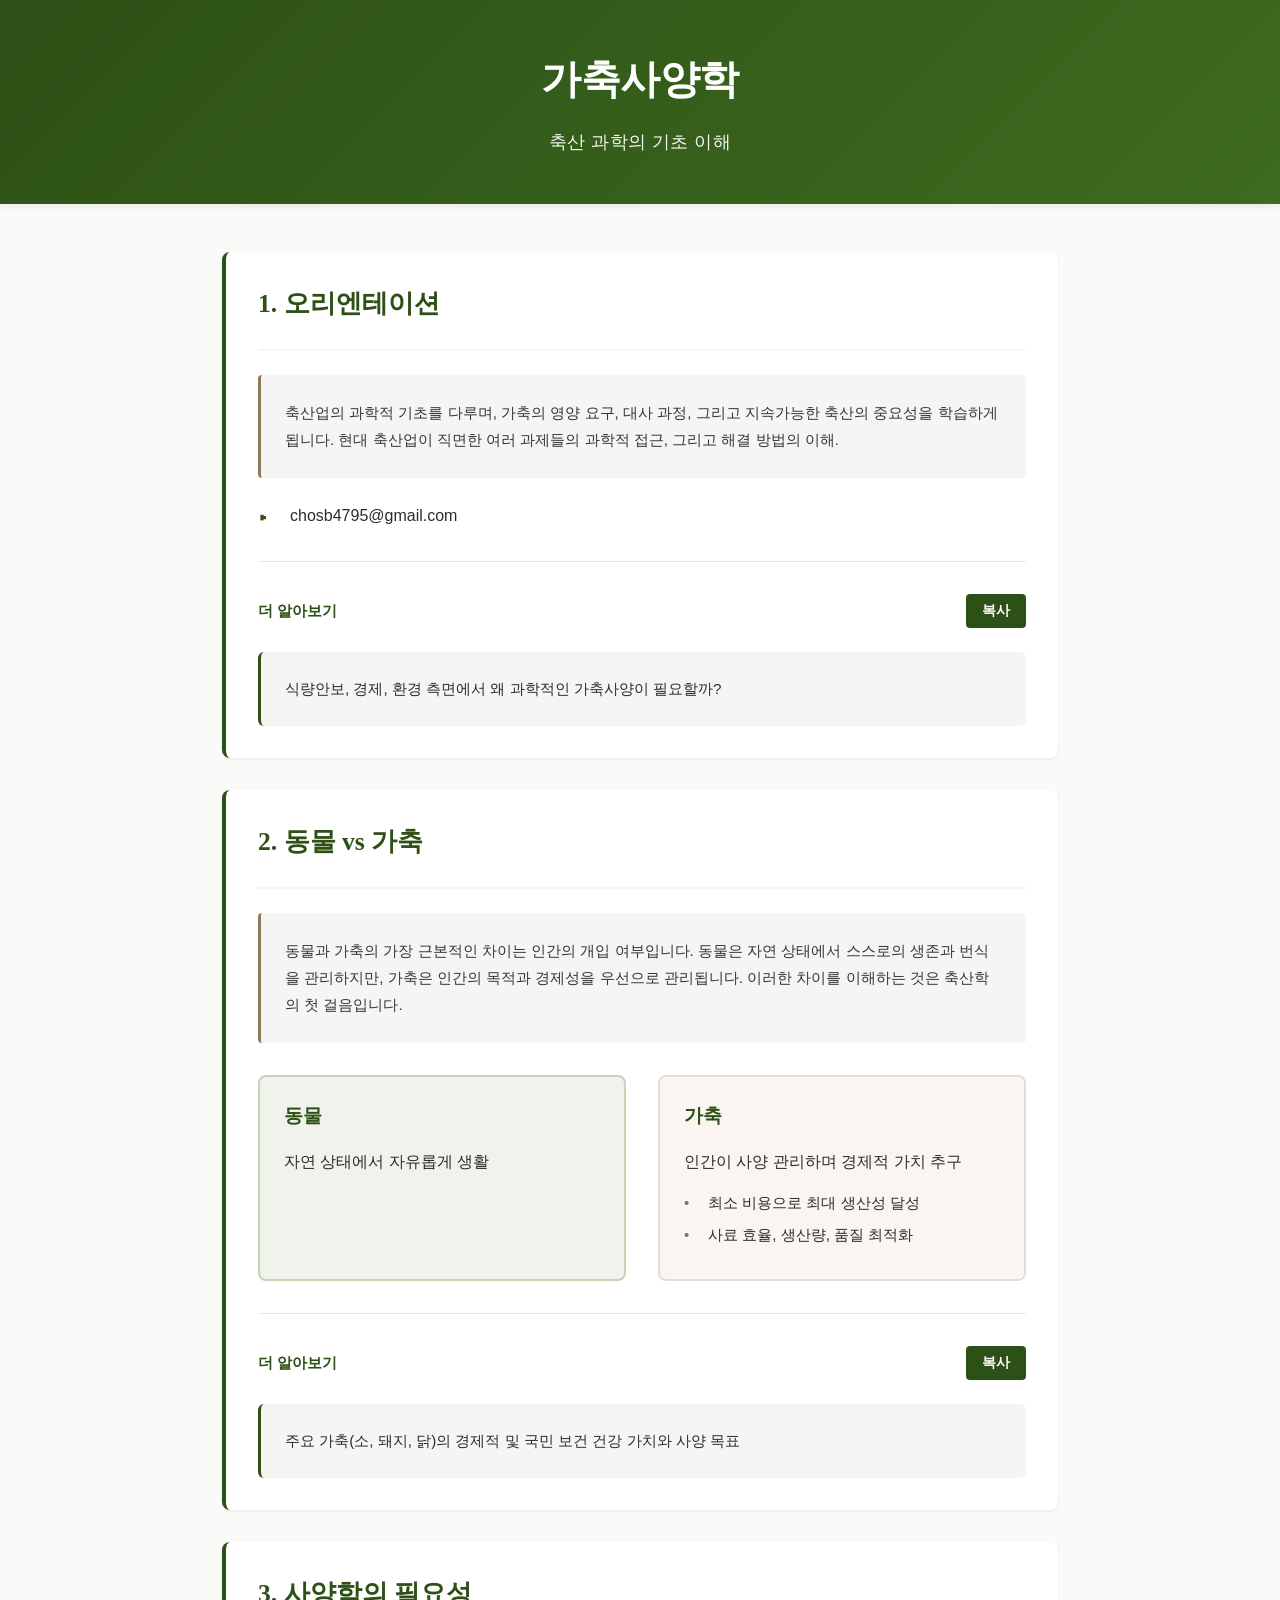
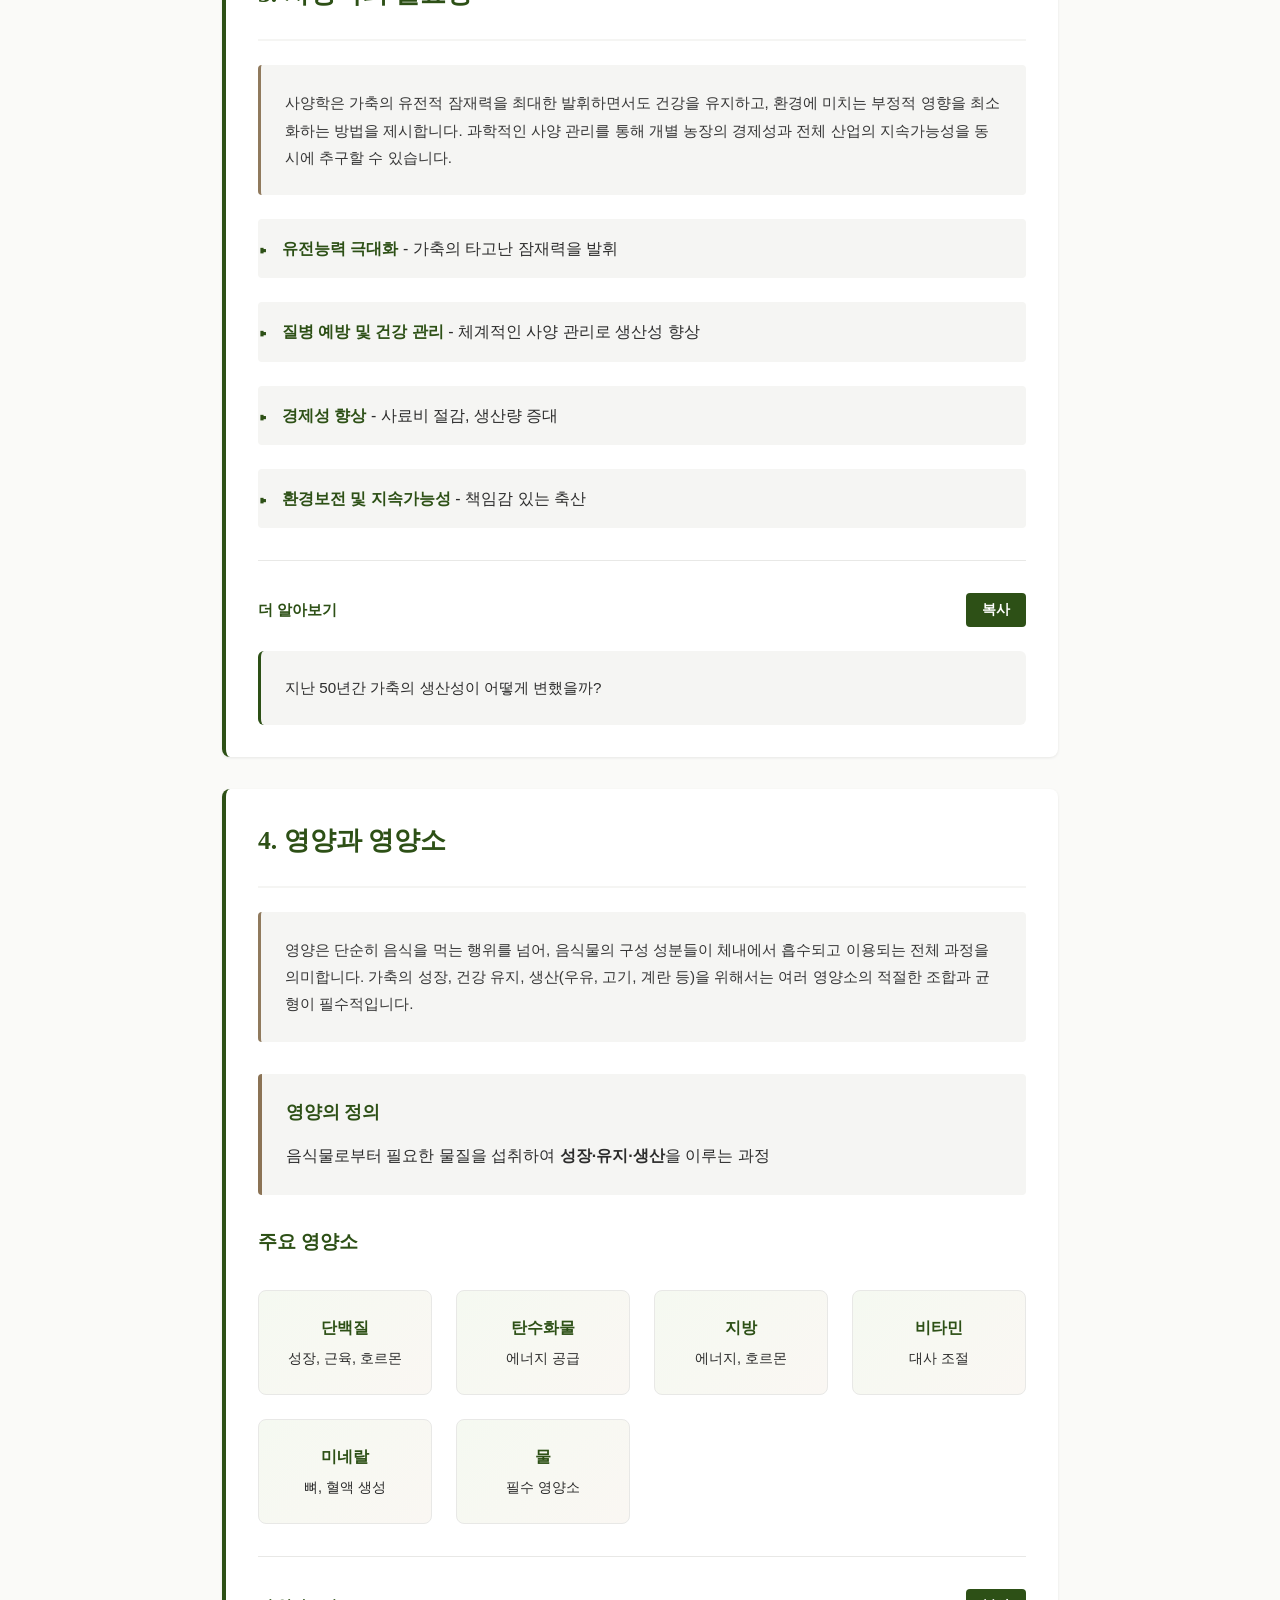
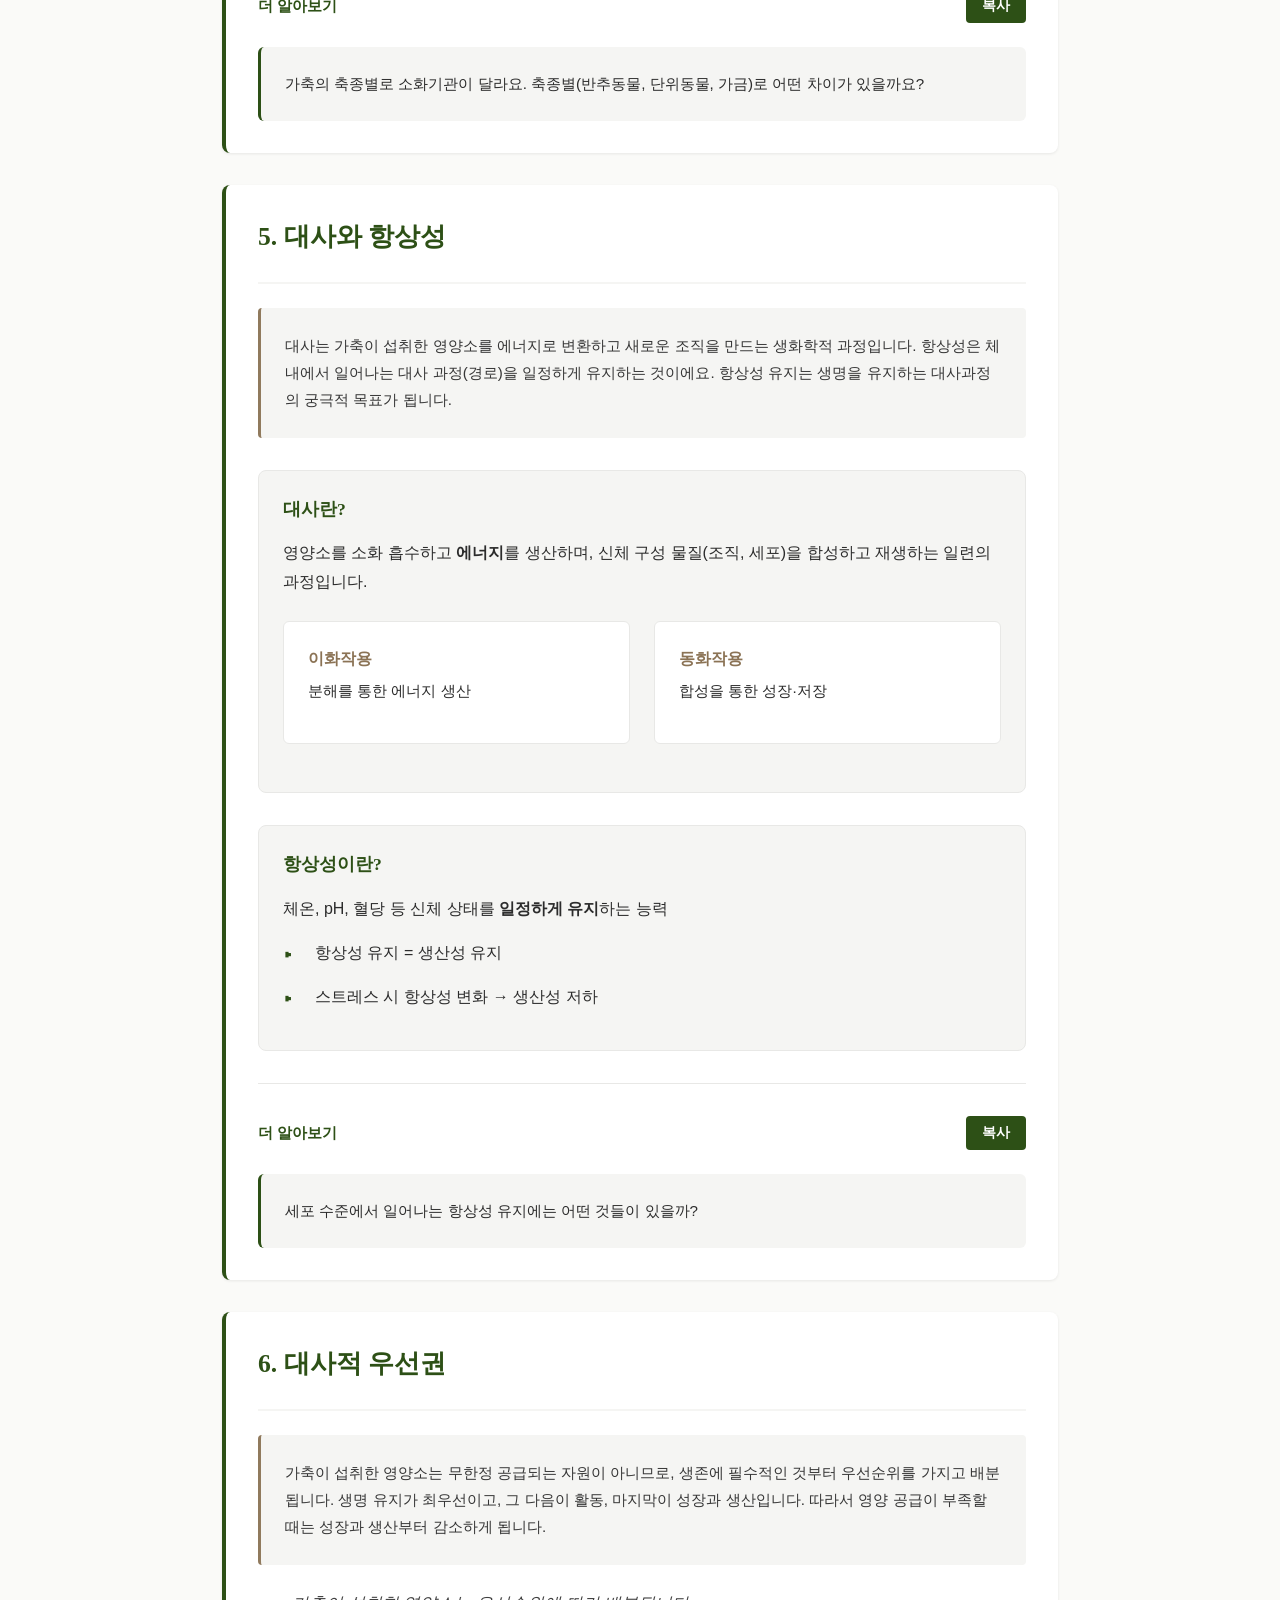
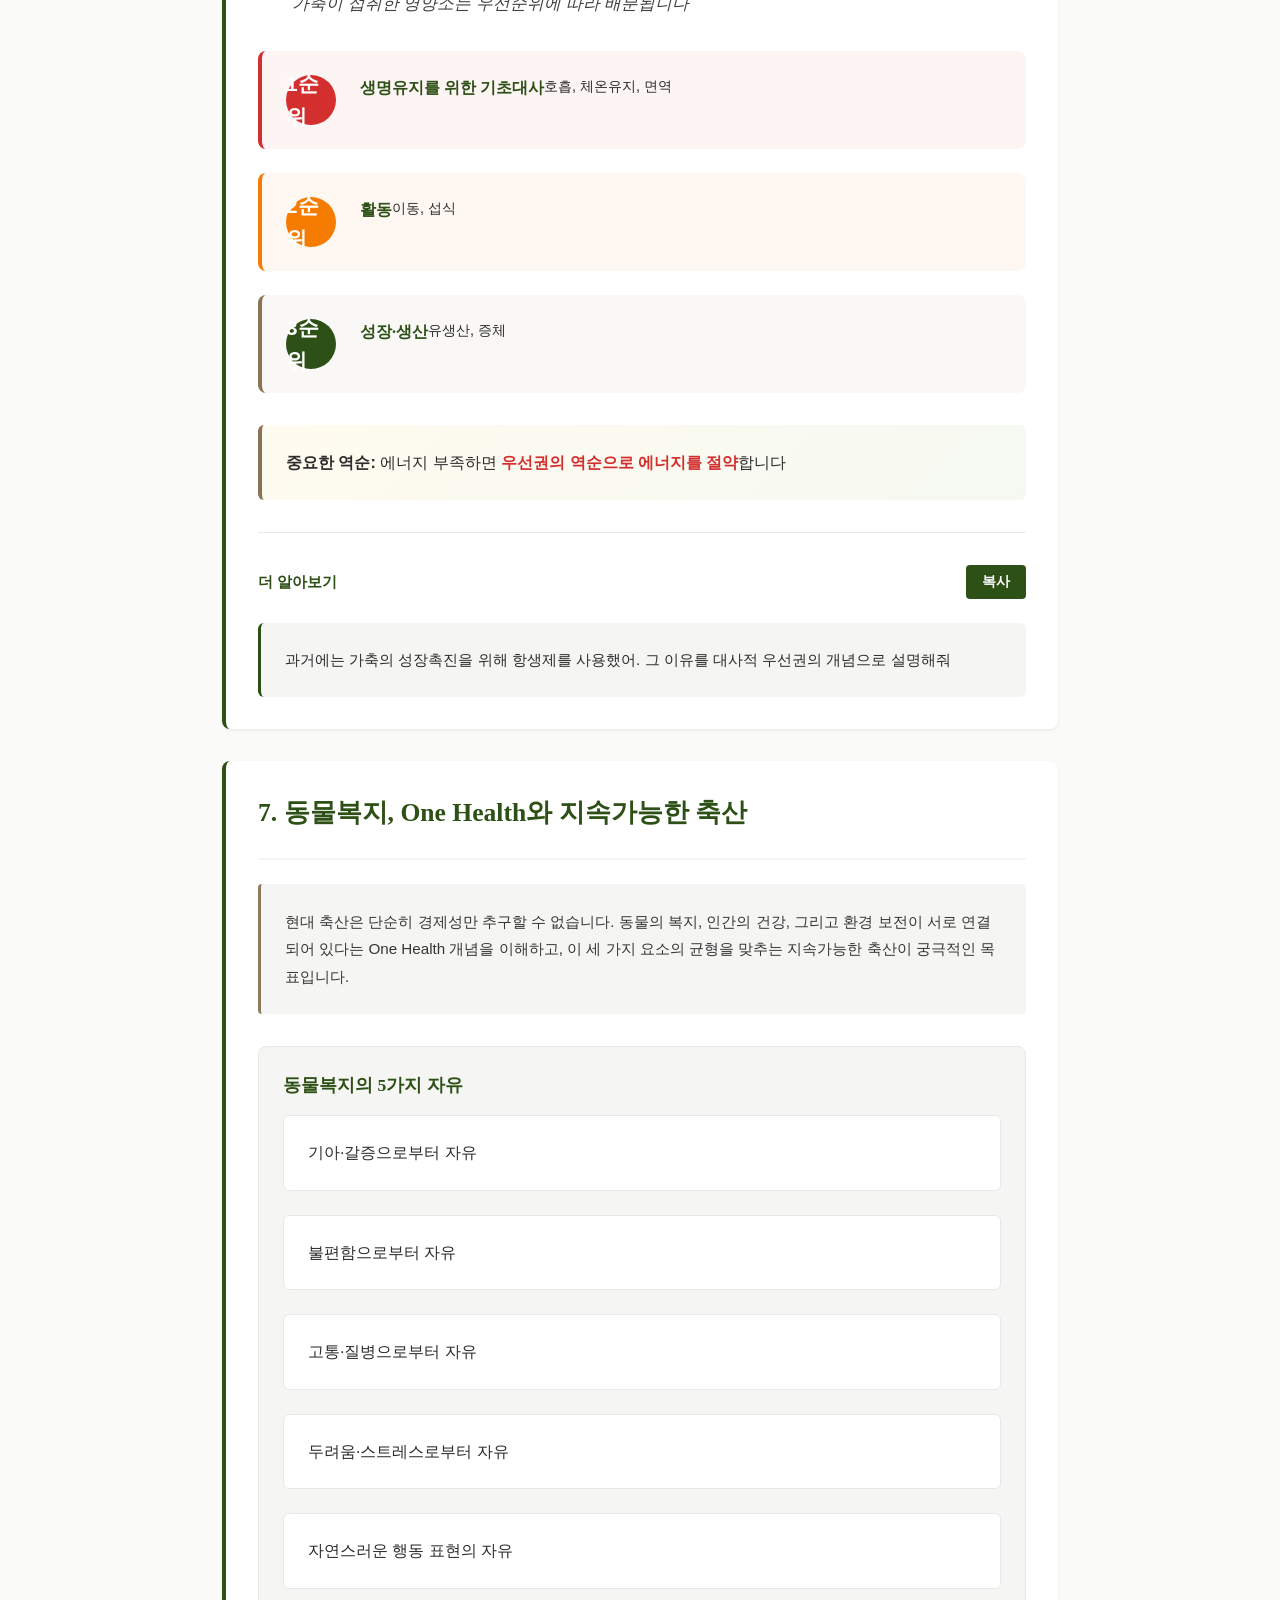
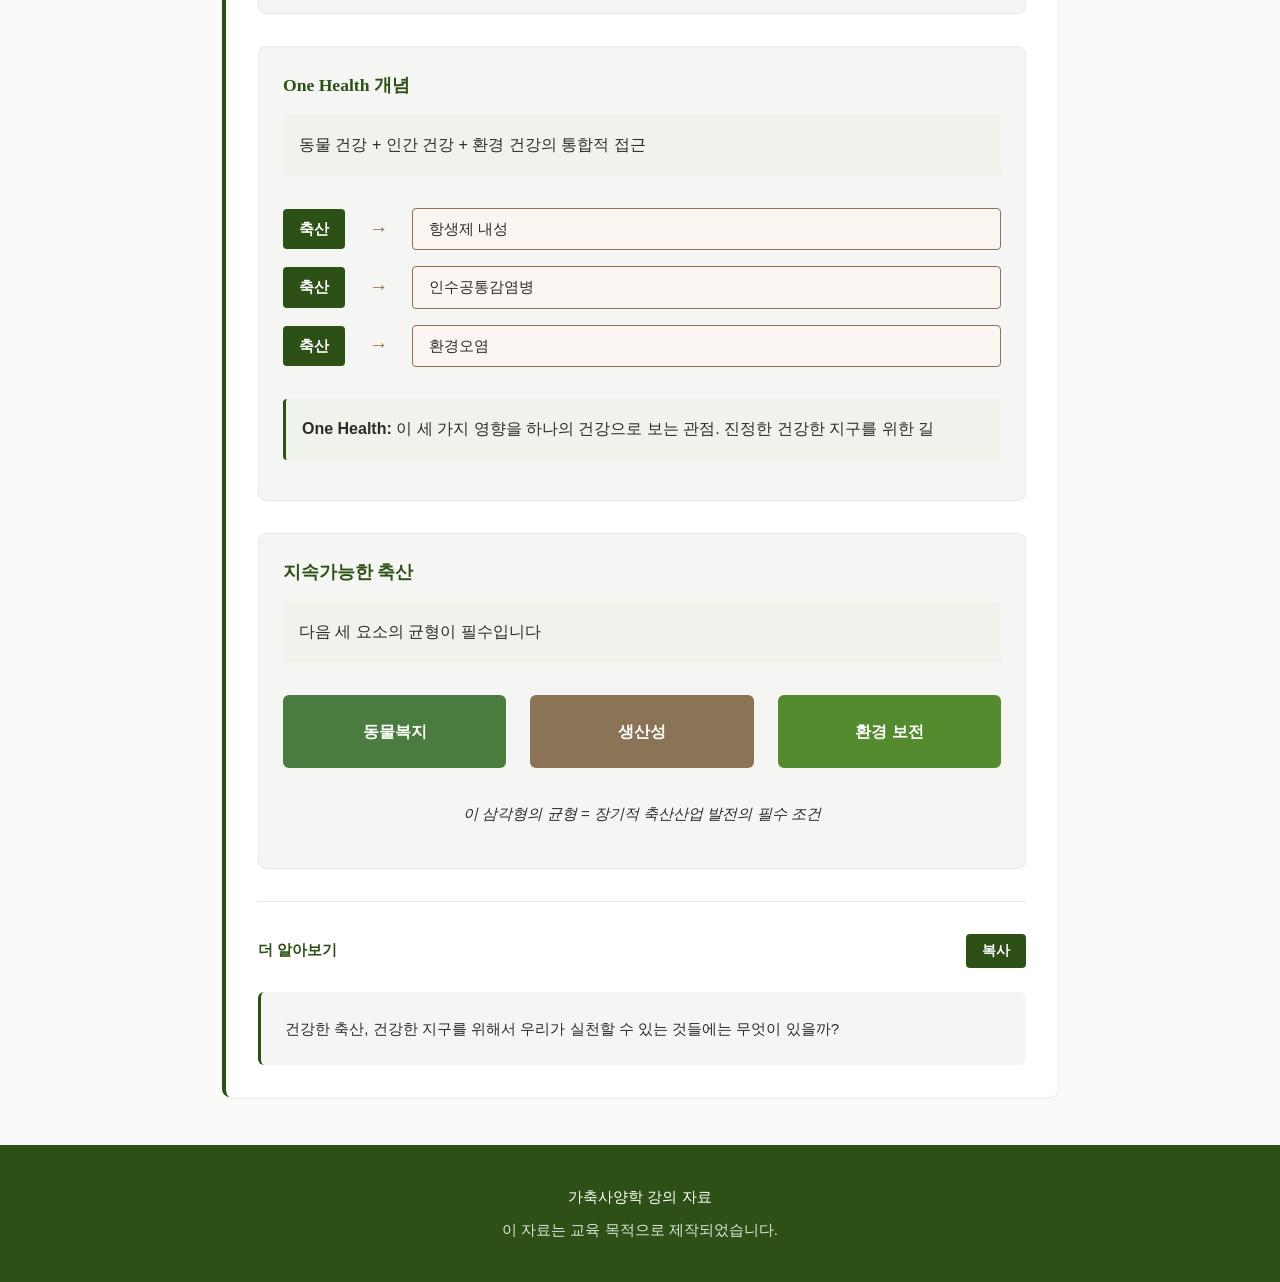
<file: week1.html>
<!DOCTYPE html>
<html lang="ko">
<head>
  <meta charset="UTF-8">
  <meta name="viewport" content="width=device-width, initial-scale=1.0">
  <title>가축사양학 - 제1주</title>
  <link rel="stylesheet" href="style.css">
</head>
<body>
  <!-- 헤더 -->
  <header class="header">
    <div class="header-content">
      <h1 class="title">가축사양학</h1>
      <p class="subtitle">축산 과학의 기초 이해</p>
    </div>
  </header>

  <!-- 메인 컨텐츠 -->
  <main class="container">
    
    <!-- 섹션 1: 오리엔테이션 -->
    <section class="lecture-section">
      <div class="section-header">
        <h2 class="section-title">1. 오리엔테이션</h2>
      </div>
      <p class="section-description">축산업의 과학적 기초를 다루며, 가축의 영양 요구, 대사 과정, 그리고 지속가능한 축산의 중요성을 학습하게 됩니다. 
        현대 축산업이 직면한 여러 과제들의 과학적 접근, 그리고 해결 방법의 이해.</p>
      <div class="section-content">
        <ul class="content-list">
          
          <li>chosb4795@gmail.com</li>
        </ul>
      </div>
      <div class="snippet-box">
        <div class="snippet-header">
          <span class="snippet-label">더 알아보기</span>
          <button class="copy-button" onclick="copyToClipboard('snippet-1')">복사</button>
        </div>
        <div class="snippet-content" id="snippet-1">식량안보, 경제, 환경 측면에서 왜 과학적인 가축사양이 필요할까?</div>
      </div>
    </section>

    <!-- 섹션 2: 동물 vs 가축 -->
    <section class="lecture-section">
      <div class="section-header">
        <h2 class="section-title">2. 동물 vs 가축</h2>
      </div>
      <p class="section-description">동물과 가축의 가장 근본적인 차이는 인간의 개입 여부입니다. 
        동물은 자연 상태에서 스스로의 생존과 번식을 관리하지만, 가축은 인간의 목적과 경제성을 우선으로 관리됩니다. 이러한 차이를 이해하는 것은 축산학의 첫 걸음입니다.</p>
      <div class="section-content">
        <div class="comparison-box">
          <div class="comparison-item animal">
            <h3>동물</h3>
            <p>자연 상태에서 자유롭게 생활</p>
          </div>
          <div class="comparison-item livestock">
            <h3>가축</h3>
            <p>인간이 사양 관리하며 경제적 가치 추구</p>
            <ul class="sub-list">
              <li>최소 비용으로 최대 생산성 달성</li>
              <li>사료 효율, 생산량, 품질 최적화</li>
            </ul>
          </div>
        </div>
      </div>
      <div class="snippet-box">
        <div class="snippet-header">
          <span class="snippet-label">더 알아보기</span>
          <button class="copy-button" onclick="copyToClipboard('snippet-2')">복사</button>
        </div>
        <div class="snippet-content" id="snippet-2">주요 가축(소, 돼지, 닭)의 경제적 및 국민 보건 건강 가치와 사양 목표</div>
      </div>
    </section>

    <!-- 섹션 3: 사양학의 필요성 -->
    <section class="lecture-section">
      <div class="section-header">
        <h2 class="section-title">3. 사양학의 필요성</h2>
      </div>
      <p class="section-description">사양학은 가축의 유전적 잠재력을 최대한 발휘하면서도 건강을 유지하고, 
        환경에 미치는 부정적 영향을 최소화하는 방법을 제시합니다. 
        과학적인 사양 관리를 통해 개별 농장의 경제성과 전체 산업의 지속가능성을 동시에 추구할 수 있습니다.</p>
      <div class="section-content">
        <ul class="content-list highlight-list">
          <li><span class="highlight">유전능력 극대화</span> - 가축의 타고난 잠재력을 발휘</li>
          <li><span class="highlight">질병 예방 및 건강 관리</span> - 체계적인 사양 관리로 생산성 향상</li>
          <li><span class="highlight">경제성 향상</span> - 사료비 절감, 생산량 증대</li>
          <li><span class="highlight">환경보전 및 지속가능성</span> - 책임감 있는 축산</li>
        </ul>
      </div>
      <div class="snippet-box">
        <div class="snippet-header">
          <span class="snippet-label">더 알아보기</span>
          <button class="copy-button" onclick="copyToClipboard('snippet-3')">복사</button>
        </div>
        <div class="snippet-content" id="snippet-3">지난 50년간 가축의 생산성이 어떻게 변했을까?</div>
      </div>
    </section>

    <!-- 섹션 4: 영양과 영양소 -->
    <section class="lecture-section">
      <div class="section-header">
        <h2 class="section-title">4. 영양과 영양소</h2>
      </div>
      <p class="section-description">영양은 단순히 음식을 먹는 행위를 넘어, 음식물의 구성 성분들이 체내에서 흡수되고 이용되는 전체 과정을 의미합니다. 가축의 성장, 건강 유지, 생산(우유, 고기, 계란 등)을 위해서는 여러 영양소의 적절한 조합과 균형이 필수적입니다.</p>
      <div class="section-content">
        <div class="definition-box">
          <h3>영양의 정의</h3>
          <p>음식물로부터 필요한 물질을 섭취하여 <strong>성장·유지·생산</strong>을 이루는 과정</p>
        </div>
        
        <h3 class="subsection-title">주요 영양소</h3>
        <div class="nutrient-grid">
          <div class="nutrient-card">
            <h4>단백질</h4>
            <p>성장, 근육, 호르몬</p>
          </div>
          <div class="nutrient-card">
            <h4>탄수화물</h4>
            <p>에너지 공급</p>
          </div>
          <div class="nutrient-card">
            <h4>지방</h4>
            <p>에너지, 호르몬</p>
          </div>
          <div class="nutrient-card">
            <h4>비타민</h4>
            <p>대사 조절</p>
          </div>
          <div class="nutrient-card">
            <h4>미네랄</h4>
            <p>뼈, 혈액 생성</p>
          </div>
          <div class="nutrient-card">
            <h4>물</h4>
            <p>필수 영양소</p>
          </div>
        </div>
      </div>
      <div class="snippet-box">
        <div class="snippet-header">
          <span class="snippet-label">더 알아보기</span>
          <button class="copy-button" onclick="copyToClipboard('snippet-4')">복사</button>
        </div>
        <div class="snippet-content" id="snippet-4">가축의 축종별로 소화기관이 달라요. 축종별(반추동물, 단위동물, 가금)로 어떤 차이가 있을까요?</div>
      </div>
    </section>

    <!-- 섹션 5: 대사와 항상성 -->
    <section class="lecture-section">
      <div class="section-header">
        <h2 class="section-title">5. 대사와 항상성</h2>
      </div>
      <p class="section-description">대사는 가축이 섭취한 영양소를 에너지로 변환하고 새로운 조직을 만드는 생화학적 과정입니다. 
        항상성은 체내에서 일어나는 대사 과정(경로)을 일정하게 유지하는 것이에요. 항상성 유지는 생명을 유지하는 대사과정의 궁극적 목표가 됩니다.</p>
      <div class="section-content">
        <div class="concept-box">
          <h3>대사란?</h3>
          <p>영양소를 소화 흡수하고 <strong>에너지</strong>를 생산하며, 신체 구성 물질(조직, 세포)을 합성하고 재생하는 일련의 과정입니다.</p>
          <div class="metabolism-types">
            <div class="metabolism-item">
              <h4>이화작용</h4>
              <p>분해를 통한 에너지 생산</p>
            </div>
            <div class="metabolism-item">
              <h4>동화작용</h4>
              <p>합성을 통한 성장·저장</p>
            </div>
          </div>
        </div>

        <div class="concept-box">
          <h3>항상성이란?</h3>
          <p>체온, pH, 혈당 등 신체 상태를 <strong>일정하게 유지</strong>하는 능력</p>
          <ul class="content-list">
            <li>항상성 유지 = 생산성 유지</li>
            <li>스트레스 시 항상성 변화 → 생산성 저하</li>
          </ul>
        </div>
      </div>
      <div class="snippet-box">
        <div class="snippet-header">
          <span class="snippet-label">더 알아보기</span>
          <button class="copy-button" onclick="copyToClipboard('snippet-5')">복사</button>
        </div>
        <div class="snippet-content" id="snippet-5">세포 수준에서 일어나는 항상성 유지에는 어떤 것들이 있을까?</div>
      </div>
    </section>

    <!-- 섹션 6: 대사적 우선권 -->
    <section class="lecture-section">
      <div class="section-header">
        <h2 class="section-title">6. 대사적 우선권</h2>
      </div>
      <p class="section-description">가축이 섭취한 영양소는 무한정 공급되는 자원이 아니므로, 생존에 필수적인 것부터 우선순위를 가지고 배분됩니다. 
        생명 유지가 최우선이고, 그 다음이 활동, 마지막이 성장과 생산입니다. 따라서 영양 공급이 부족할 때는 성장과 생산부터 감소하게 됩니다.</p>
      <div class="section-content">
        <p class="intro-text">가축이 섭취한 영양소는 우선순위에 따라 배분됩니다</p>
        <div class="priority-timeline">
          <div class="priority-item priority-1">
            <div class="priority-number">1순위</div>
            <h4>생명유지를 위한 기초대사</h4>
            <p>호흡, 체온유지, 면역</p>
          </div>
          <div class="priority-item priority-2">
            <div class="priority-number">2순위</div>
            <h4>활동</h4>
            <p>이동, 섭식</p>
          </div>
          <div class="priority-item priority-3">
            <div class="priority-number">3순위</div>
            <h4>성장·생산</h4>
            <p>유생산, 증체</p>
          </div>
        </div>
        <div class="insight-box">
          <p><strong>중요한 역순:</strong> 에너지 부족하면 <span class="emphasis">우선권의 역순으로 에너지를 절약</span>합니다</p>
        </div>
      </div>
      <div class="snippet-box">
        <div class="snippet-header">
          <span class="snippet-label">더 알아보기</span>
          <button class="copy-button" onclick="copyToClipboard('snippet-6')">복사</button>
        </div>
        <div class="snippet-content" id="snippet-6">과거에는 가축의 성장촉진을 위해 항생제를 사용했어. 그 이유를 대사적 우선권의 개념으로 설명해줘</div>
      </div>
    </section>

    <!-- 섹션 7: 동물복지, One Health와 지속가능한 축산 -->
    <section class="lecture-section last-section">
      <div class="section-header">
        <h2 class="section-title">7. 동물복지, One Health와 지속가능한 축산</h2>
      </div>
      <p class="section-description">현대 축산은 단순히 경제성만 추구할 수 없습니다. 동물의 복지, 인간의 건강, 그리고 환경 보전이 서로 연결되어 있다는 One Health 개념을 이해하고, 이 세 가지 요소의 균형을 맞추는 지속가능한 축산이 궁극적인 목표입니다.</p>
      <div class="section-content">
        
        <div class="concept-box">
          <h3>동물복지의 5가지 자유</h3>
          <ul class="welfare-list">
            <li> 기아·갈증으로부터 자유</li>
            <li> 불편함으로부터 자유</li>
            <li> 고통·질병으로부터 자유</li>
            <li> 두려움·스트레스로부터 자유</li>
            <li> 자연스러운 행동 표현의 자유</li>
          </ul>
        </div>

        <div class="concept-box">
          <h3>One Health 개념</h3>
          <p class="one-health-intro">동물 건강 + 인간 건강 + 환경 건강의 통합적 접근</p>
          <div class="one-health-connection">
            <div class="connection-item">
              <span class="label">축산</span>
              <span class="arrow">→</span>
              <span class="impact">항생제 내성</span>
            </div>
            <div class="connection-item">
              <span class="label">축산</span>
              <span class="arrow">→</span>
              <span class="impact">인수공통감염병</span>
            </div>
            <div class="connection-item">
              <span class="label">축산</span>
              <span class="arrow">→</span>
              <span class="impact">환경오염</span>
            </div>
          </div>
          <p class="one-health-conclusion"><strong>One Health:</strong> 이 세 가지 영향을 하나의 건강으로 보는 관점. 진정한 건강한 지구를 위한 길</p>
        </div>

        <div class="concept-box">
          <h3>지속가능한 축산</h3>
          <p class="sustainability-intro">다음 세 요소의 균형이 필수입니다</p>
          <div class="sustainability-triangle">
            <div class="triangle-item welfare">
              <strong>동물복지</strong>
            </div>
            <div class="triangle-item production">
              <strong>생산성</strong>
            </div>
            <div class="triangle-item environment">
              <strong>환경 보전</strong>
            </div>
          </div>
          <p class="sustainability-note">이 삼각형의 균형 = 장기적 축산산업 발전의 필수 조건</p>
        </div>

      </div>
      <div class="snippet-box">
        <div class="snippet-header">
          <span class="snippet-label">더 알아보기</span>
          <button class="copy-button" onclick="copyToClipboard('snippet-7')">복사</button>
        </div>
        <div class="snippet-content" id="snippet-7">건강한 축산, 건강한 지구를 위해서 우리가 실천할 수 있는 것들에는 무엇이 있을까?</div>
      </div>
    </section>

  </main>

  <!-- 푸터 -->
  <footer class="footer">
    <div class="footer-content">
      <p>가축사양학 강의 자료</p>
      <p class="footer-note">이 자료는 교육 목적으로 제작되었습니다.</p>
    </div>
  </footer>

  <script>
    function copyToClipboard(elementId) {
      const text = document.getElementById(elementId).innerText;
      navigator.clipboard.writeText(text).then(() => {
        const button = event.target;
        const originalText = button.innerText;
        button.innerText = '복사됨!';
        setTimeout(() => {
          button.innerText = originalText;
        }, 2000);
      });
    }
  </script>

</body>
</html>
</file>
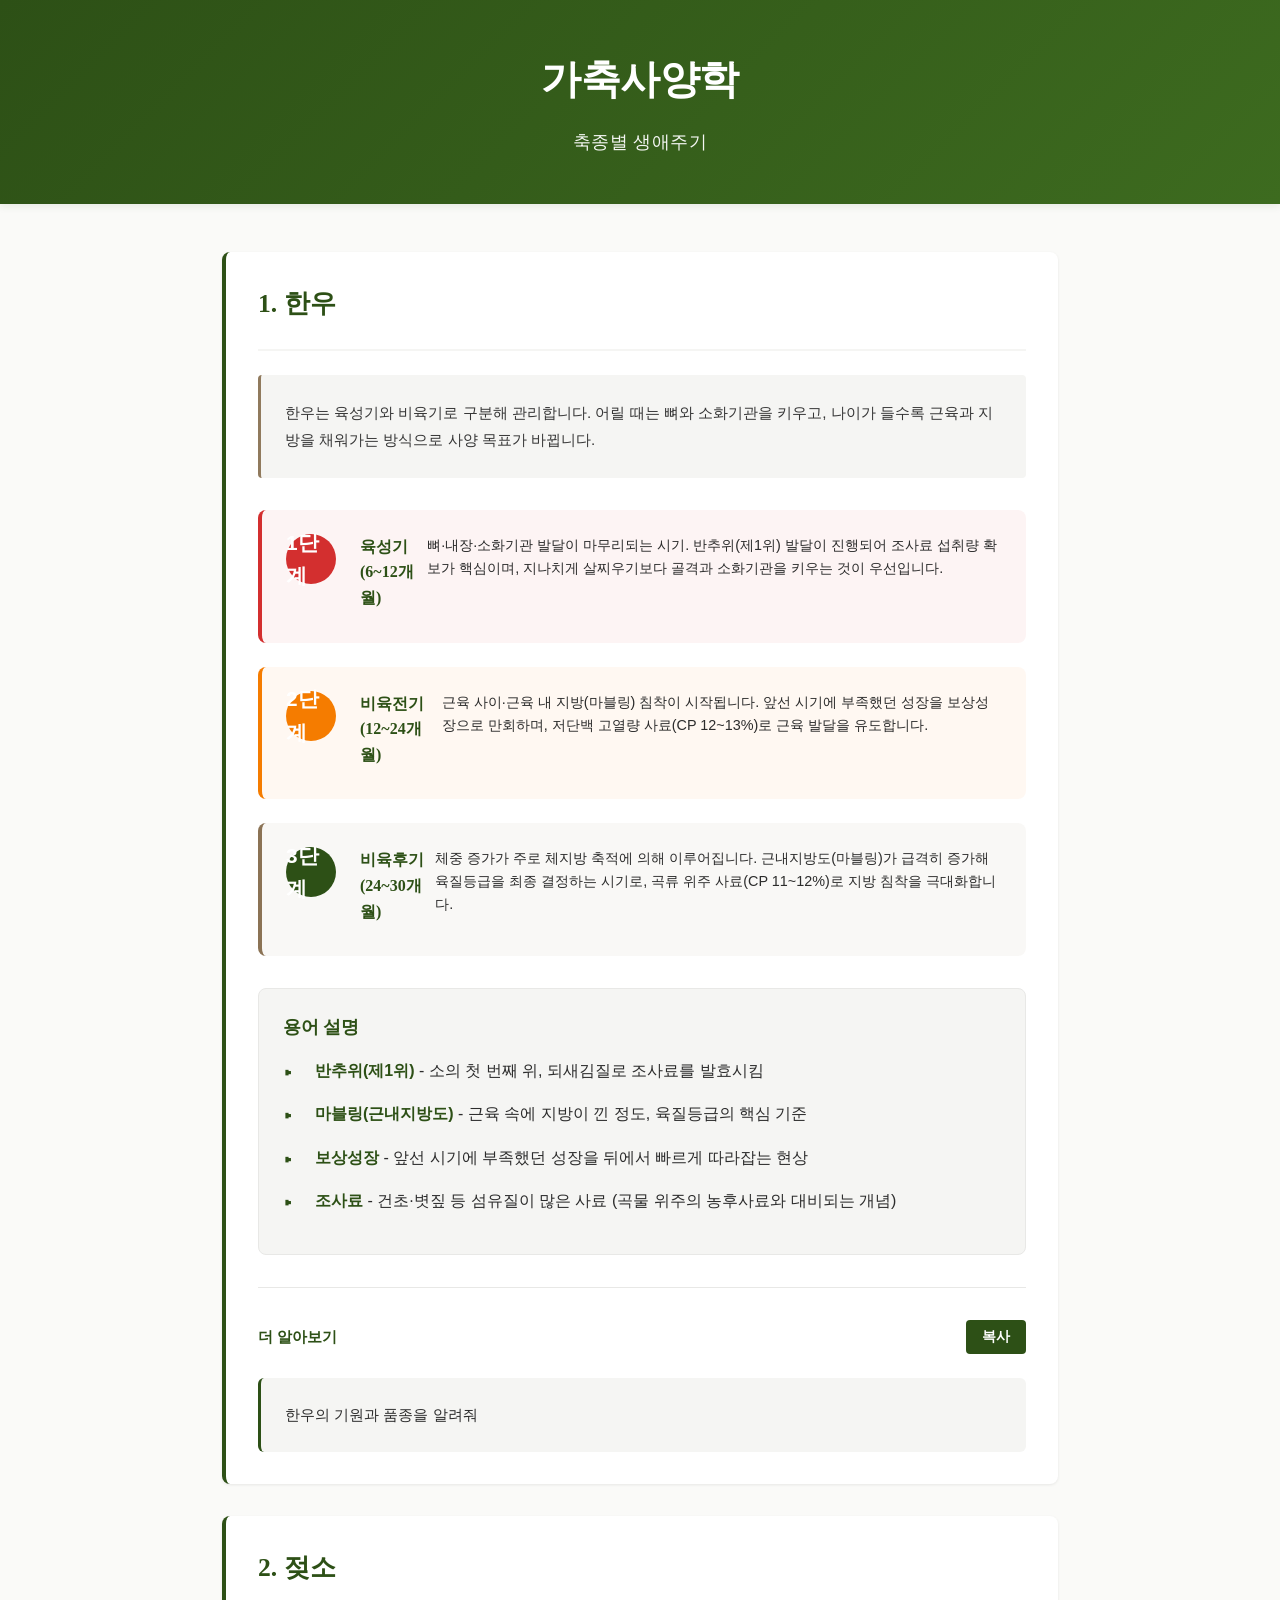
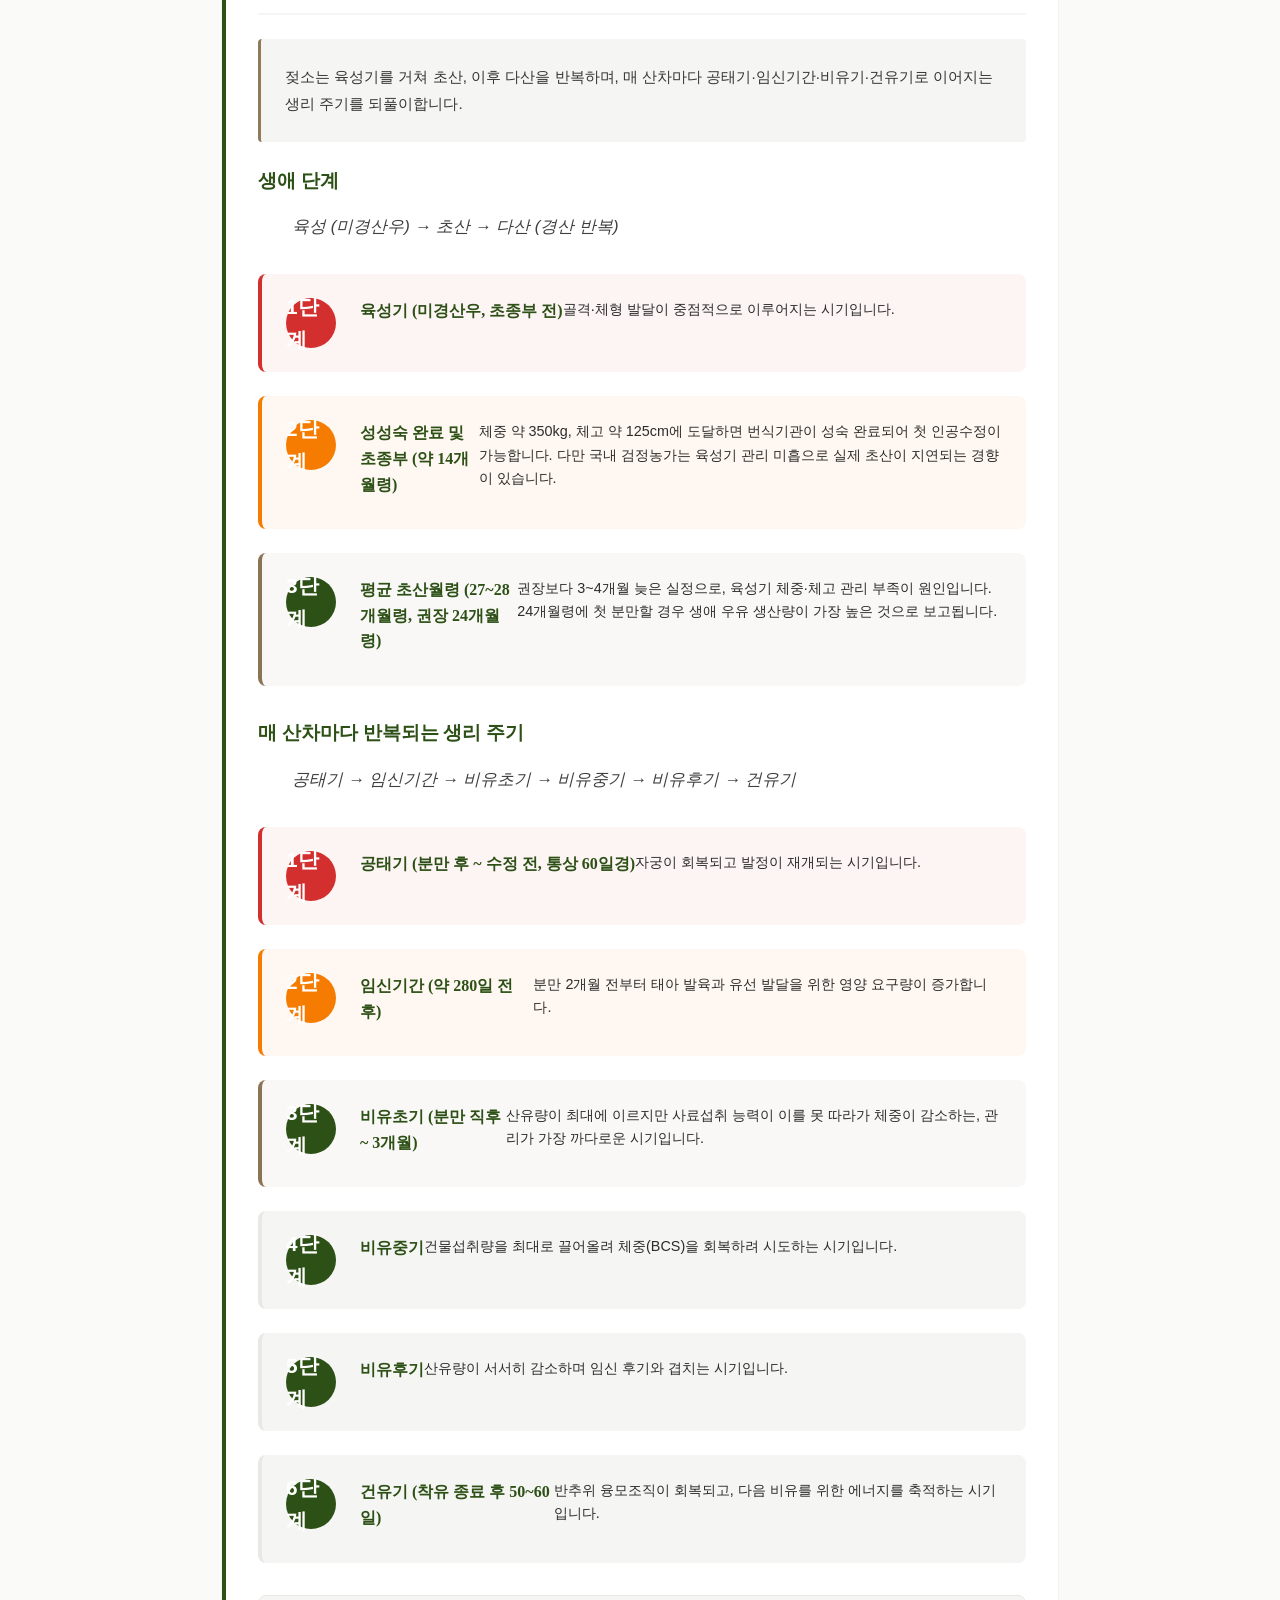
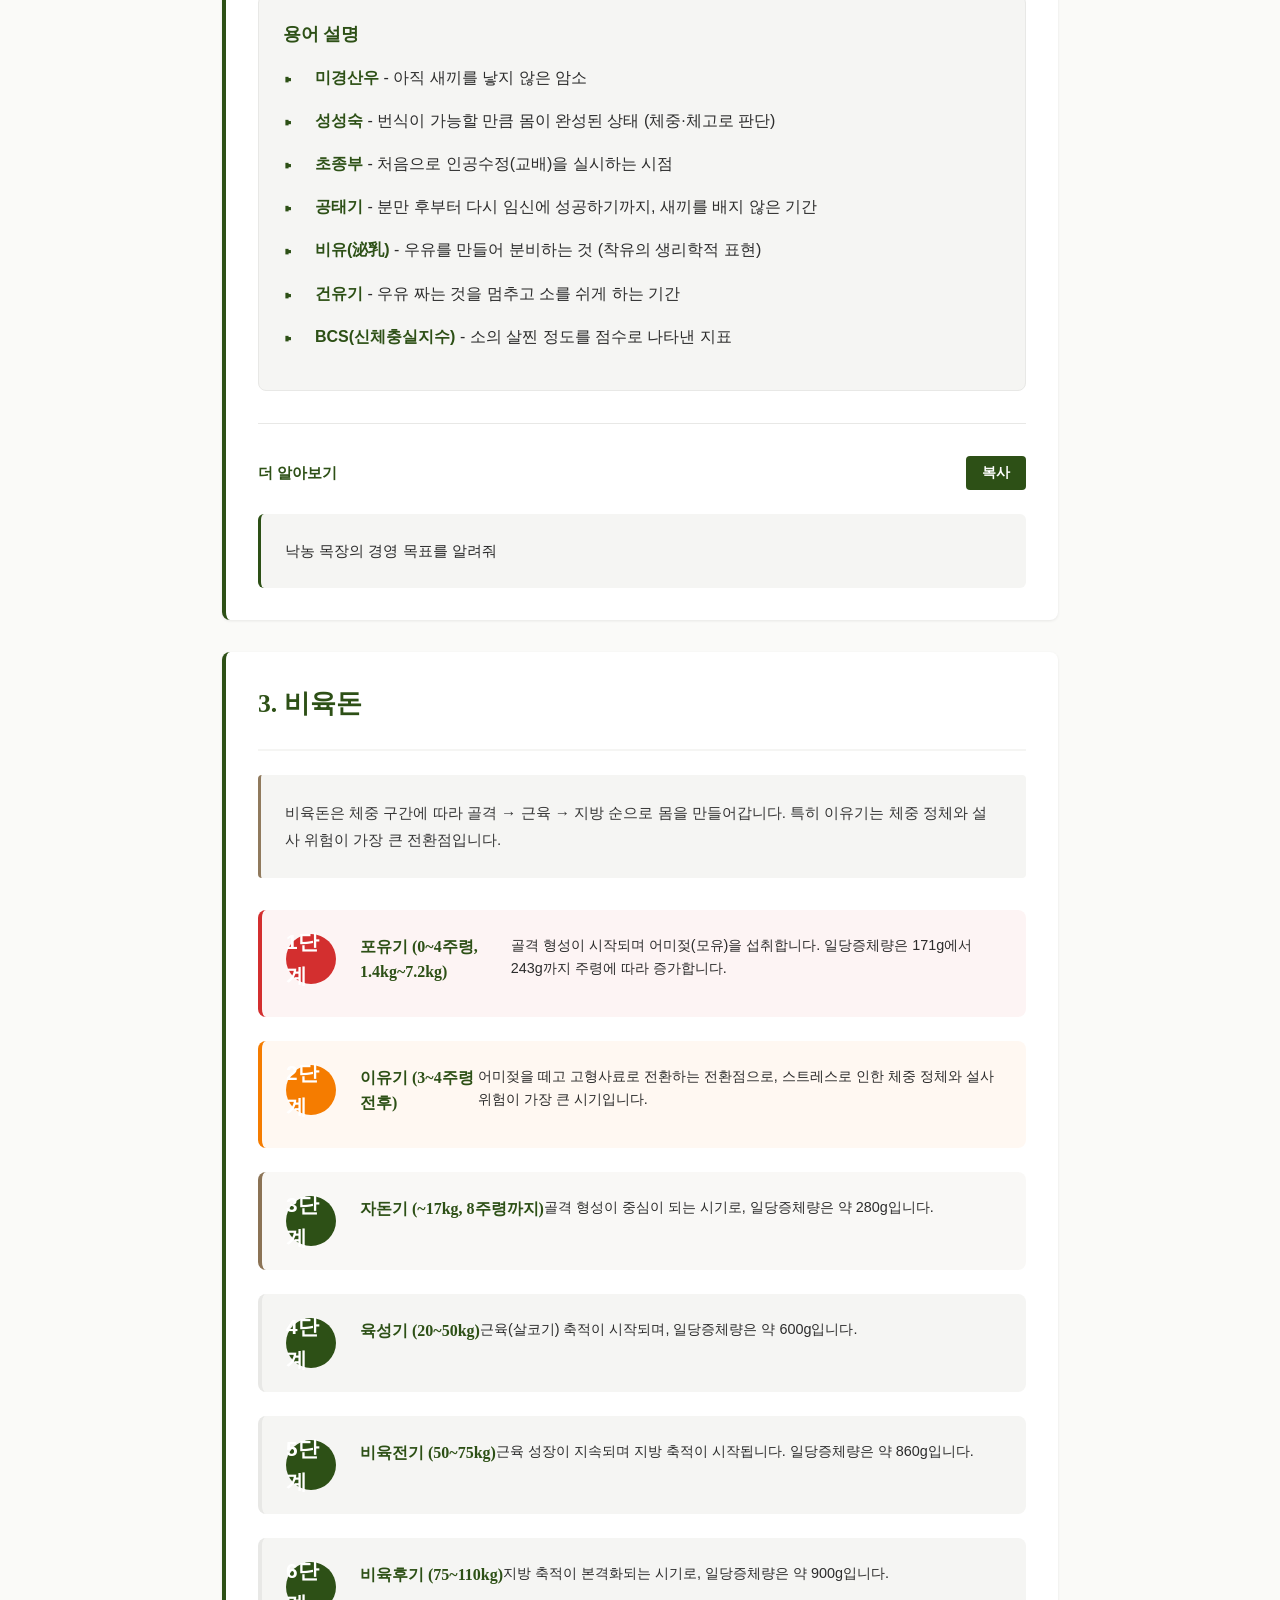
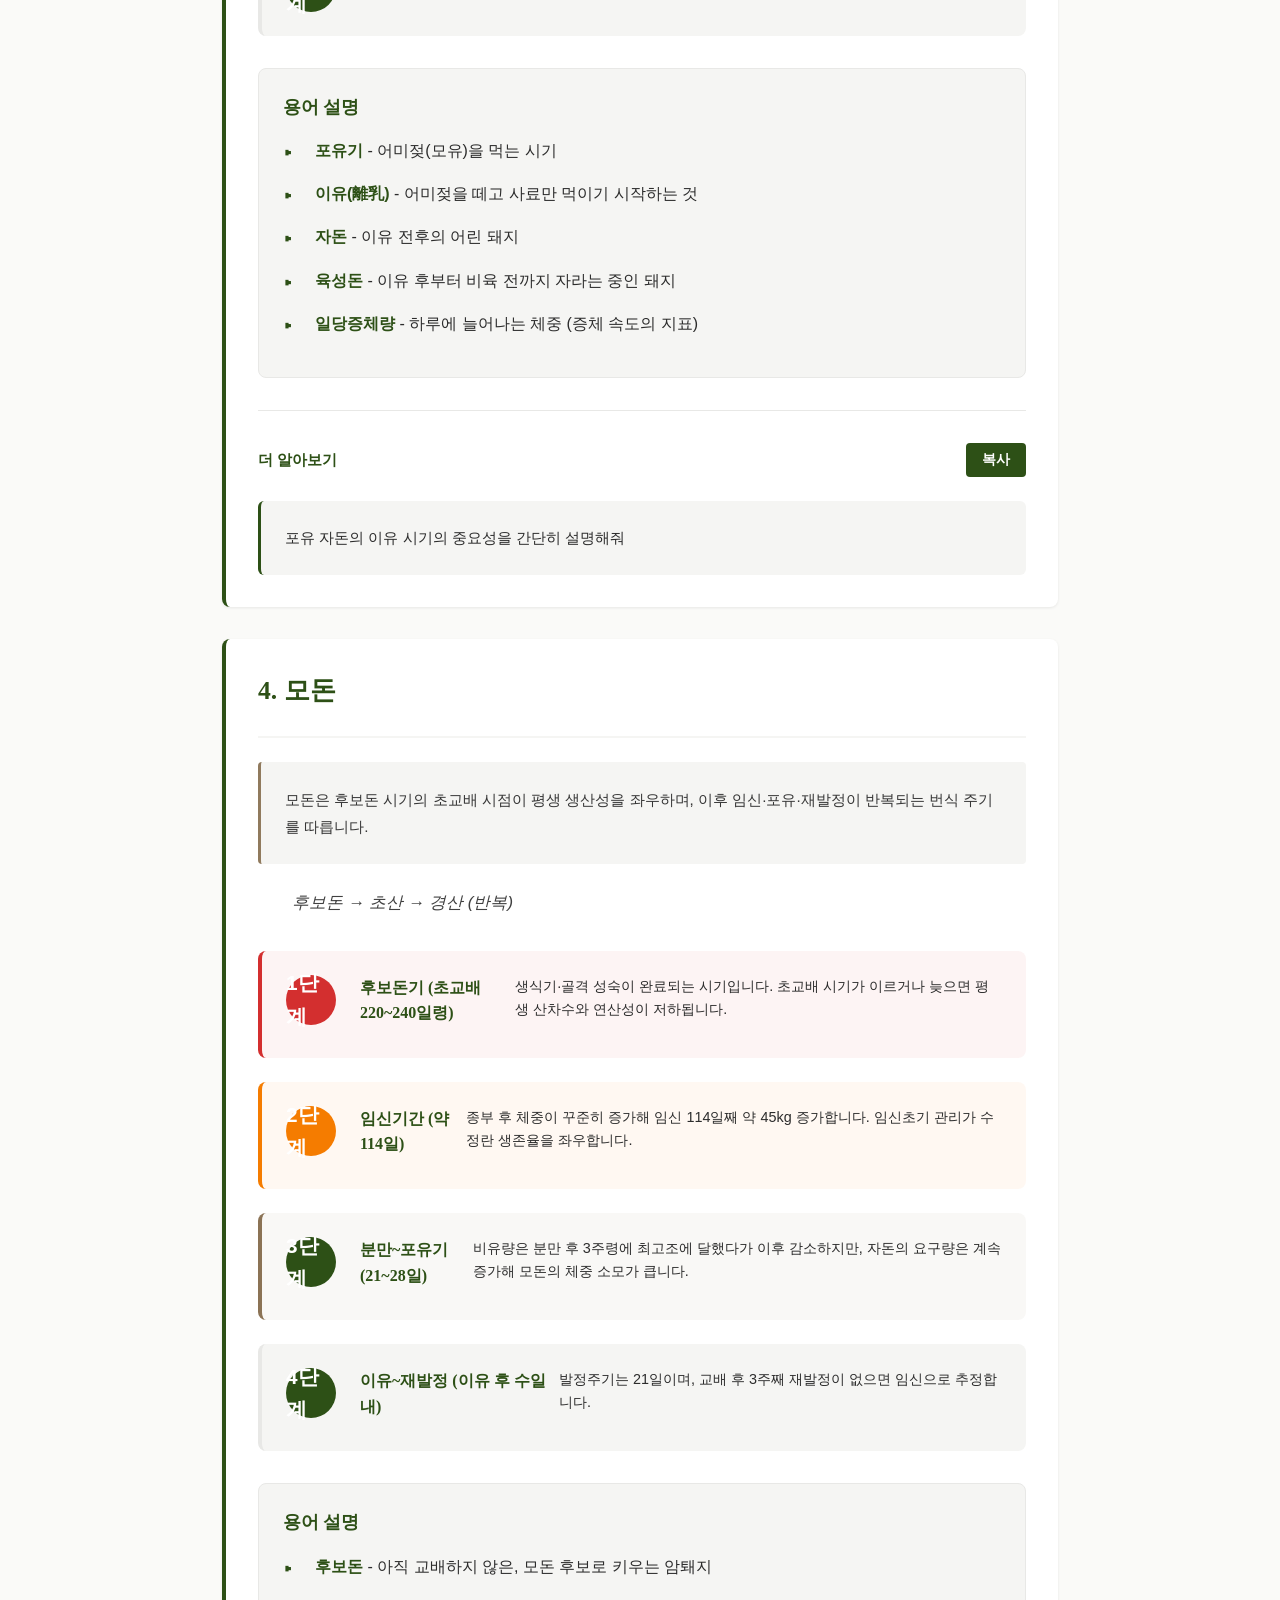
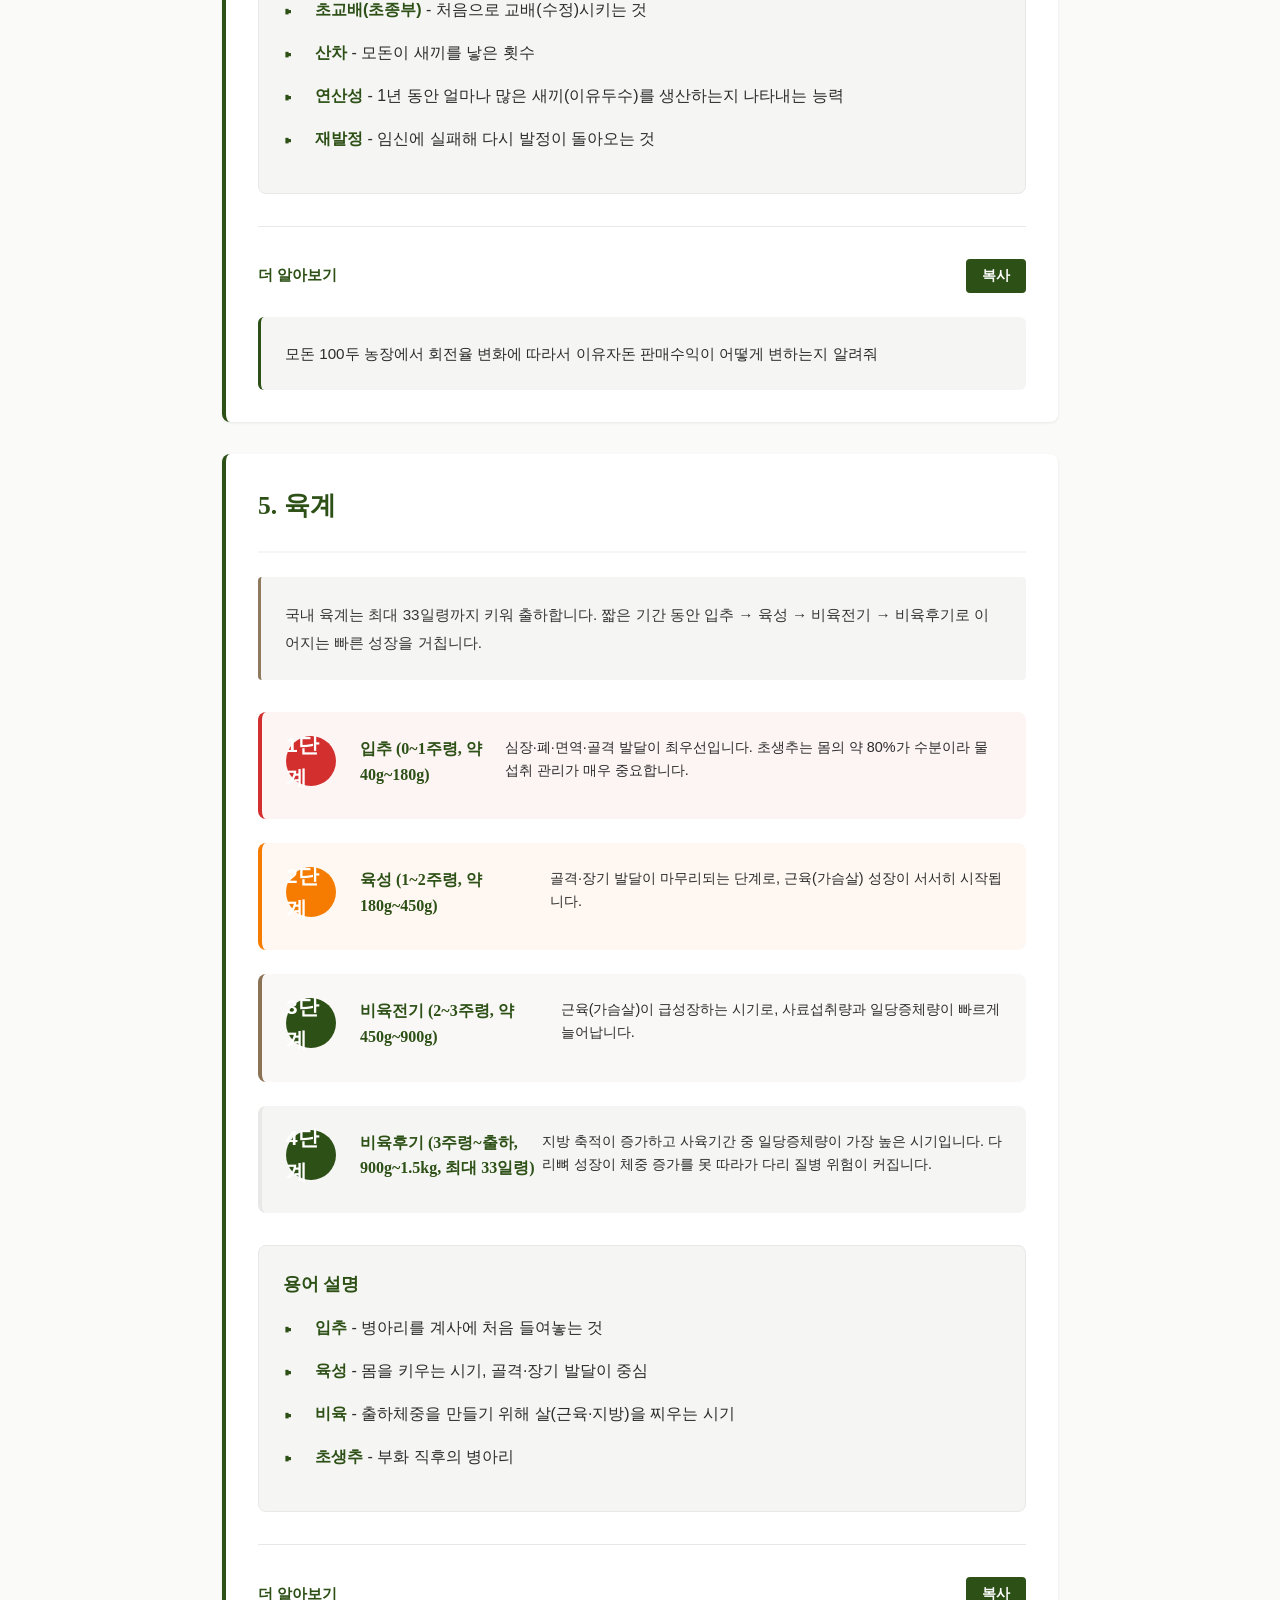
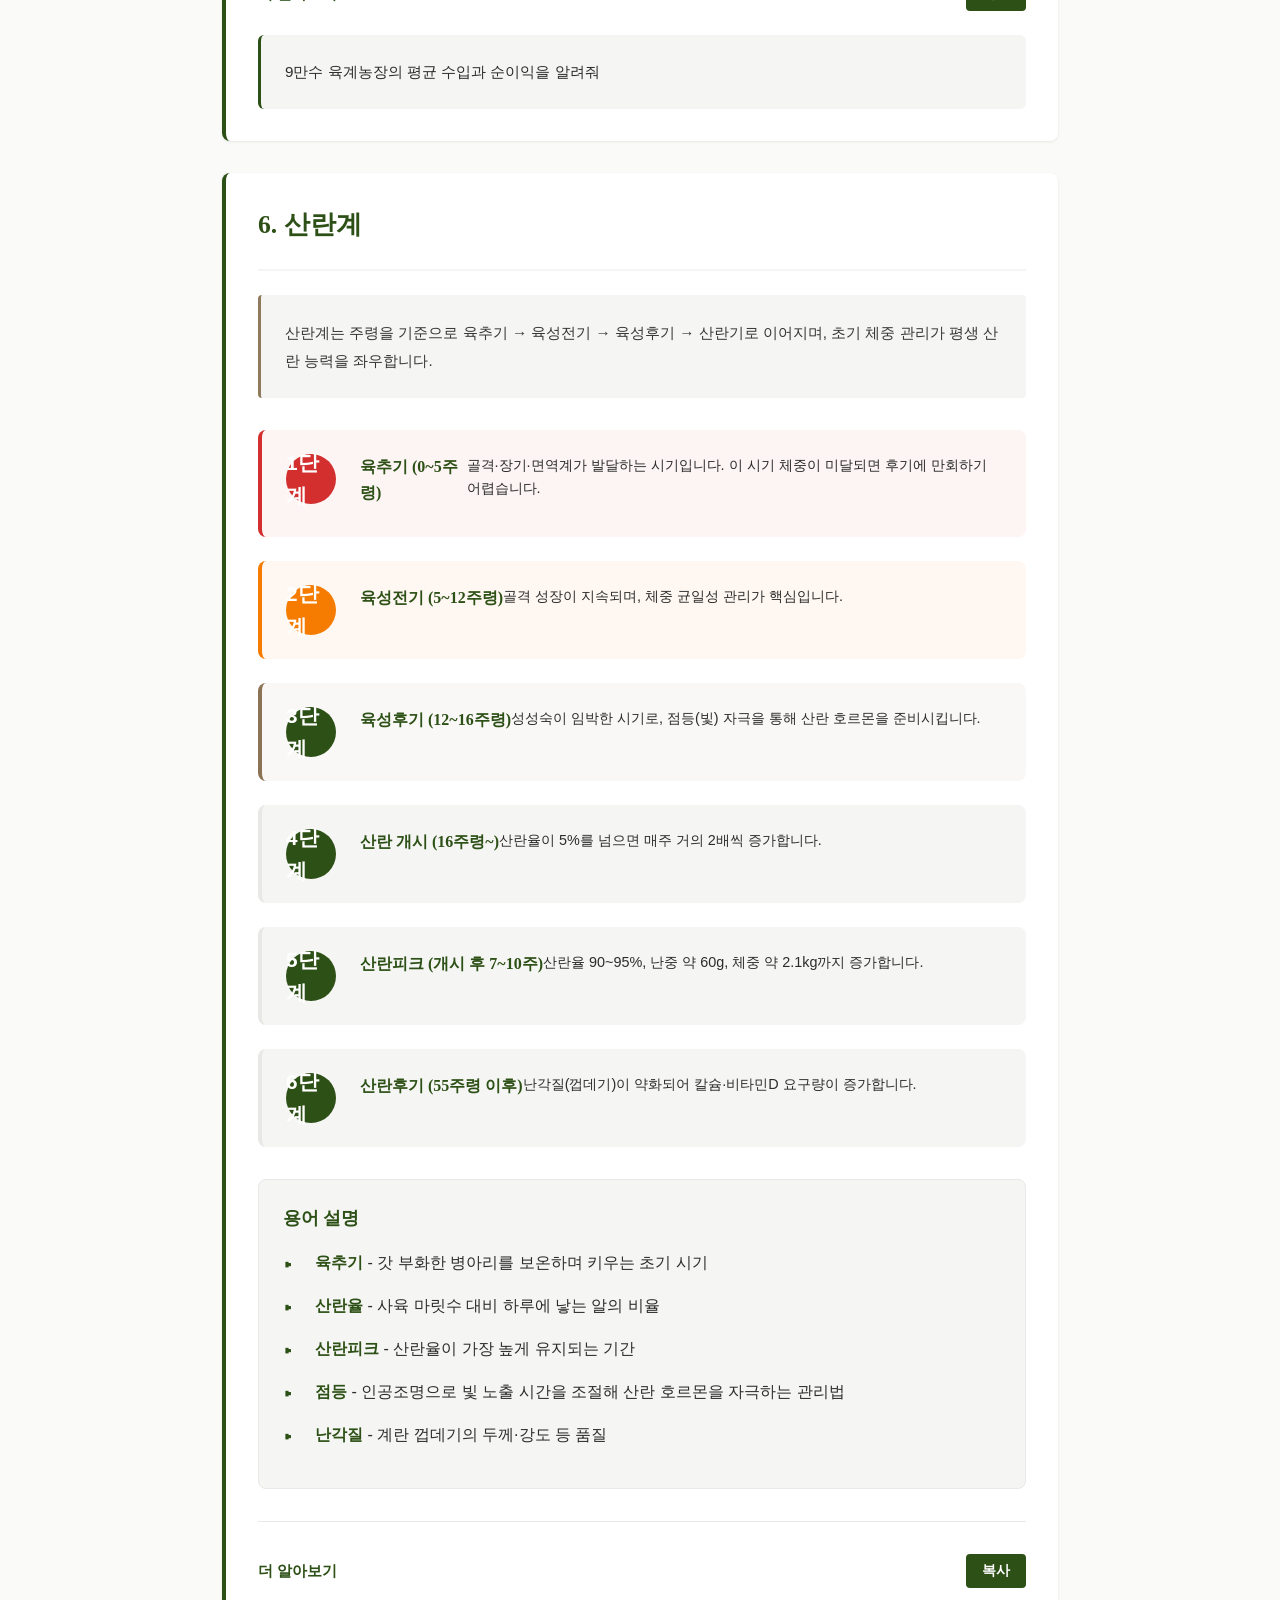
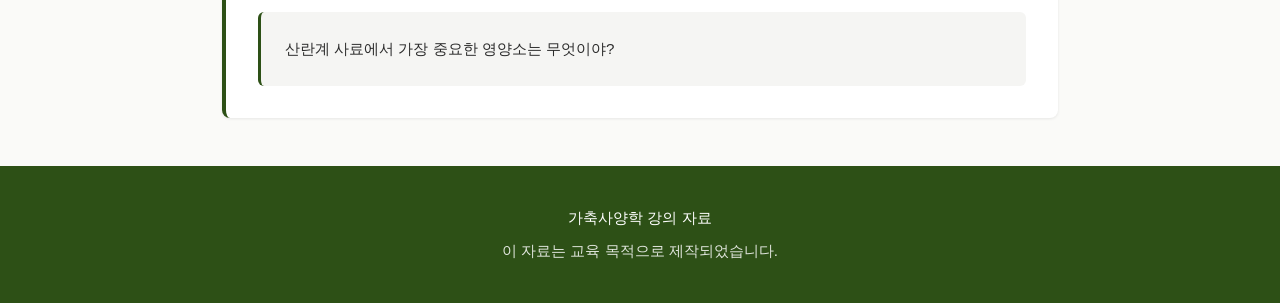
<file: week2.html>
<!DOCTYPE html>
<html lang="ko">
<head>
  <meta charset="UTF-8">
  <meta name="viewport" content="width=device-width, initial-scale=1.0">
  <title>가축사양학 - 제2주</title>
  <link rel="stylesheet" href="style.css">
</head>
<body>
  <!-- 헤더 -->
  <header class="header">
    <div class="header-content">
      <h1 class="title">가축사양학</h1>
      <p class="subtitle">축종별 생애주기</p>
    </div>
  </header>

  <!-- 메인 컨텐츠 -->
  <main class="container">

    <!-- 섹션 1: 한우 -->
    <section class="lecture-section">
      <div class="section-header">
        <h2 class="section-title">1. 한우</h2>
      </div>
      <p class="section-description">한우는 육성기와 비육기로 구분해 관리합니다.
        어릴 때는 뼈와 소화기관을 키우고, 나이가 들수록 근육과 지방을 채워가는 방식으로 사양 목표가 바뀝니다.</p>
      <div class="section-content">
        <div class="priority-timeline">
          <div class="priority-item priority-1">
            <div class="priority-number">1단계</div>
            <h4>육성기 (6~12개월)</h4>
            <p>뼈·내장·소화기관 발달이 마무리되는 시기. 반추위(제1위) 발달이 진행되어 조사료 섭취량 확보가 핵심이며, 지나치게 살찌우기보다 골격과 소화기관을 키우는 것이 우선입니다.</p>
          </div>
          <div class="priority-item priority-2">
            <div class="priority-number">2단계</div>
            <h4>비육전기 (12~24개월)</h4>
            <p>근육 사이·근육 내 지방(마블링) 침착이 시작됩니다. 앞선 시기에 부족했던 성장을 보상성장으로 만회하며, 저단백 고열량 사료(CP 12~13%)로 근육 발달을 유도합니다.</p>
          </div>
          <div class="priority-item priority-3">
            <div class="priority-number">3단계</div>
            <h4>비육후기 (24~30개월)</h4>
            <p>체중 증가가 주로 체지방 축적에 의해 이루어집니다. 근내지방도(마블링)가 급격히 증가해 육질등급을 최종 결정하는 시기로, 곡류 위주 사료(CP 11~12%)로 지방 침착을 극대화합니다.</p>
          </div>
        </div>

        <div class="concept-box">
          <h3>용어 설명</h3>
          <ul class="content-list">
            <li><span class="highlight">반추위(제1위)</span> - 소의 첫 번째 위, 되새김질로 조사료를 발효시킴</li>
            <li><span class="highlight">마블링(근내지방도)</span> - 근육 속에 지방이 낀 정도, 육질등급의 핵심 기준</li>
            <li><span class="highlight">보상성장</span> - 앞선 시기에 부족했던 성장을 뒤에서 빠르게 따라잡는 현상</li>
            <li><span class="highlight">조사료</span> - 건초·볏짚 등 섬유질이 많은 사료 (곡물 위주의 농후사료와 대비되는 개념)</li>
          </ul>
        </div>
      </div>
      <div class="snippet-box">
        <div class="snippet-header">
          <span class="snippet-label">더 알아보기</span>
          <button class="copy-button" onclick="copyToClipboard('snippet-1')">복사</button>
        </div>
        <div class="snippet-content" id="snippet-1">한우의 기원과 품종을 알려줘</div>
      </div>
    </section>

    <!-- 섹션 2: 젖소 -->
    <section class="lecture-section">
      <div class="section-header">
        <h2 class="section-title">2. 젖소</h2>
      </div>
      <p class="section-description">젖소는 육성기를 거쳐 초산, 이후 다산을 반복하며,
        매 산차마다 공태기·임신기간·비유기·건유기로 이어지는 생리 주기를 되풀이합니다.</p>
      <div class="section-content">
        <h3 class="subsection-title">생애 단계</h3>
        <p class="intro-text">육성 (미경산우) → 초산 → 다산 (경산 반복)</p>

        <div class="priority-timeline">
          <div class="priority-item priority-1">
            <div class="priority-number">1단계</div>
            <h4>육성기 (미경산우, 초종부 전)</h4>
            <p>골격·체형 발달이 중점적으로 이루어지는 시기입니다.</p>
          </div>
          <div class="priority-item priority-2">
            <div class="priority-number">2단계</div>
            <h4>성성숙 완료 및 초종부 (약 14개월령)</h4>
            <p>체중 약 350kg, 체고 약 125cm에 도달하면 번식기관이 성숙 완료되어 첫 인공수정이 가능합니다. 다만 국내 검정농가는 육성기 관리 미흡으로 실제 초산이 지연되는 경향이 있습니다.</p>
          </div>
          <div class="priority-item priority-3">
            <div class="priority-number">3단계</div>
            <h4>평균 초산월령 (27~28개월령, 권장 24개월령)</h4>
            <p>권장보다 3~4개월 늦은 실정으로, 육성기 체중·체고 관리 부족이 원인입니다. 24개월령에 첫 분만할 경우 생애 우유 생산량이 가장 높은 것으로 보고됩니다.</p>
          </div>
        </div>

        <h3 class="subsection-title">매 산차마다 반복되는 생리 주기</h3>
        <p class="intro-text">공태기 → 임신기간 → 비유초기 → 비유중기 → 비유후기 → 건유기</p>

        <div class="priority-timeline">
          <div class="priority-item priority-1">
            <div class="priority-number">1단계</div>
            <h4>공태기 (분만 후 ~ 수정 전, 통상 60일경)</h4>
            <p>자궁이 회복되고 발정이 재개되는 시기입니다.</p>
          </div>
          <div class="priority-item priority-2">
            <div class="priority-number">2단계</div>
            <h4>임신기간 (약 280일 전후)</h4>
            <p>분만 2개월 전부터 태아 발육과 유선 발달을 위한 영양 요구량이 증가합니다.</p>
          </div>
          <div class="priority-item priority-3">
            <div class="priority-number">3단계</div>
            <h4>비유초기 (분만 직후 ~ 3개월)</h4>
            <p>산유량이 최대에 이르지만 사료섭취 능력이 이를 못 따라가 체중이 감소하는, 관리가 가장 까다로운 시기입니다.</p>
          </div>
          <div class="priority-item">
            <div class="priority-number">4단계</div>
            <h4>비유중기</h4>
            <p>건물섭취량을 최대로 끌어올려 체중(BCS)을 회복하려 시도하는 시기입니다.</p>
          </div>
          <div class="priority-item">
            <div class="priority-number">5단계</div>
            <h4>비유후기</h4>
            <p>산유량이 서서히 감소하며 임신 후기와 겹치는 시기입니다.</p>
          </div>
          <div class="priority-item">
            <div class="priority-number">6단계</div>
            <h4>건유기 (착유 종료 후 50~60일)</h4>
            <p>반추위 융모조직이 회복되고, 다음 비유를 위한 에너지를 축적하는 시기입니다.</p>
          </div>
        </div>

        <div class="concept-box">
          <h3>용어 설명</h3>
          <ul class="content-list">
            <li><span class="highlight">미경산우</span> - 아직 새끼를 낳지 않은 암소</li>
            <li><span class="highlight">성성숙</span> - 번식이 가능할 만큼 몸이 완성된 상태 (체중·체고로 판단)</li>
            <li><span class="highlight">초종부</span> - 처음으로 인공수정(교배)을 실시하는 시점</li>
            <li><span class="highlight">공태기</span> - 분만 후부터 다시 임신에 성공하기까지, 새끼를 배지 않은 기간</li>
            <li><span class="highlight">비유(泌乳)</span> - 우유를 만들어 분비하는 것 (착유의 생리학적 표현)</li>
            <li><span class="highlight">건유기</span> - 우유 짜는 것을 멈추고 소를 쉬게 하는 기간</li>
            <li><span class="highlight">BCS(신체충실지수)</span> - 소의 살찐 정도를 점수로 나타낸 지표</li>
          </ul>
        </div>
      </div>
      <div class="snippet-box">
        <div class="snippet-header">
          <span class="snippet-label">더 알아보기</span>
          <button class="copy-button" onclick="copyToClipboard('snippet-2')">복사</button>
        </div>
        <div class="snippet-content" id="snippet-2">낙농 목장의 경영 목표를 알려줘</div>
      </div>
    </section>

    <!-- 섹션 3: 비육돈 -->
    <section class="lecture-section">
      <div class="section-header">
        <h2 class="section-title">3. 비육돈</h2>
      </div>
      <p class="section-description">비육돈은 체중 구간에 따라 골격 → 근육 → 지방 순으로 몸을 만들어갑니다.
        특히 이유기는 체중 정체와 설사 위험이 가장 큰 전환점입니다.</p>
      <div class="section-content">
        <div class="priority-timeline">
          <div class="priority-item priority-1">
            <div class="priority-number">1단계</div>
            <h4>포유기 (0~4주령, 1.4kg~7.2kg)</h4>
            <p>골격 형성이 시작되며 어미젖(모유)을 섭취합니다. 일당증체량은 171g에서 243g까지 주령에 따라 증가합니다.</p>
          </div>
          <div class="priority-item priority-2">
            <div class="priority-number">2단계</div>
            <h4>이유기 (3~4주령 전후)</h4>
            <p>어미젖을 떼고 고형사료로 전환하는 전환점으로, 스트레스로 인한 체중 정체와 설사 위험이 가장 큰 시기입니다.</p>
          </div>
          <div class="priority-item priority-3">
            <div class="priority-number">3단계</div>
            <h4>자돈기 (~17kg, 8주령까지)</h4>
            <p>골격 형성이 중심이 되는 시기로, 일당증체량은 약 280g입니다.</p>
          </div>
          <div class="priority-item">
            <div class="priority-number">4단계</div>
            <h4>육성기 (20~50kg)</h4>
            <p>근육(살코기) 축적이 시작되며, 일당증체량은 약 600g입니다.</p>
          </div>
          <div class="priority-item">
            <div class="priority-number">5단계</div>
            <h4>비육전기 (50~75kg)</h4>
            <p>근육 성장이 지속되며 지방 축적이 시작됩니다. 일당증체량은 약 860g입니다.</p>
          </div>
          <div class="priority-item">
            <div class="priority-number">6단계</div>
            <h4>비육후기 (75~110kg)</h4>
            <p>지방 축적이 본격화되는 시기로, 일당증체량은 약 900g입니다.</p>
          </div>
        </div>

        <div class="concept-box">
          <h3>용어 설명</h3>
          <ul class="content-list">
            <li><span class="highlight">포유기</span> - 어미젖(모유)을 먹는 시기</li>
            <li><span class="highlight">이유(離乳)</span> - 어미젖을 떼고 사료만 먹이기 시작하는 것</li>
            <li><span class="highlight">자돈</span> - 이유 전후의 어린 돼지</li>
            <li><span class="highlight">육성돈</span> - 이유 후부터 비육 전까지 자라는 중인 돼지</li>
            <li><span class="highlight">일당증체량</span> - 하루에 늘어나는 체중 (증체 속도의 지표)</li>
          </ul>
        </div>
      </div>
      <div class="snippet-box">
        <div class="snippet-header">
          <span class="snippet-label">더 알아보기</span>
          <button class="copy-button" onclick="copyToClipboard('snippet-3')">복사</button>
        </div>
        <div class="snippet-content" id="snippet-3">포유 자돈의 이유 시기의 중요성을 간단히 설명해줘</div>
      </div>
    </section>

    <!-- 섹션 4: 모돈 -->
    <section class="lecture-section">
      <div class="section-header">
        <h2 class="section-title">4. 모돈</h2>
      </div>
      <p class="section-description">모돈은 후보돈 시기의 초교배 시점이 평생 생산성을 좌우하며,
        이후 임신·포유·재발정이 반복되는 번식 주기를 따릅니다.</p>
      <div class="section-content">
        <p class="intro-text">후보돈 → 초산 → 경산 (반복)</p>

        <div class="priority-timeline">
          <div class="priority-item priority-1">
            <div class="priority-number">1단계</div>
            <h4>후보돈기 (초교배 220~240일령)</h4>
            <p>생식기·골격 성숙이 완료되는 시기입니다. 초교배 시기가 이르거나 늦으면 평생 산차수와 연산성이 저하됩니다.</p>
          </div>
          <div class="priority-item priority-2">
            <div class="priority-number">2단계</div>
            <h4>임신기간 (약 114일)</h4>
            <p>종부 후 체중이 꾸준히 증가해 임신 114일째 약 45kg 증가합니다. 임신초기 관리가 수정란 생존율을 좌우합니다.</p>
          </div>
          <div class="priority-item priority-3">
            <div class="priority-number">3단계</div>
            <h4>분만~포유기 (21~28일)</h4>
            <p>비유량은 분만 후 3주령에 최고조에 달했다가 이후 감소하지만, 자돈의 요구량은 계속 증가해 모돈의 체중 소모가 큽니다.</p>
          </div>
          <div class="priority-item">
            <div class="priority-number">4단계</div>
            <h4>이유~재발정 (이유 후 수일 내)</h4>
            <p>발정주기는 21일이며, 교배 후 3주째 재발정이 없으면 임신으로 추정합니다.</p>
          </div>
        </div>

        <div class="concept-box">
          <h3>용어 설명</h3>
          <ul class="content-list">
            <li><span class="highlight">후보돈</span> - 아직 교배하지 않은, 모돈 후보로 키우는 암퇘지</li>
            <li><span class="highlight">초교배(초종부)</span> - 처음으로 교배(수정)시키는 것</li>
            <li><span class="highlight">산차</span> - 모돈이 새끼를 낳은 횟수</li>
            <li><span class="highlight">연산성</span> - 1년 동안 얼마나 많은 새끼(이유두수)를 생산하는지 나타내는 능력</li>
            <li><span class="highlight">재발정</span> - 임신에 실패해 다시 발정이 돌아오는 것</li>
          </ul>
        </div>
      </div>
      <div class="snippet-box">
        <div class="snippet-header">
          <span class="snippet-label">더 알아보기</span>
          <button class="copy-button" onclick="copyToClipboard('snippet-4')">복사</button>
        </div>
        <div class="snippet-content" id="snippet-4">모돈 100두 농장에서 회전율 변화에 따라서 이유자돈 판매수익이 어떻게 변하는지 알려줘</div>
      </div>
    </section>

    <!-- 섹션 5: 육계 -->
    <section class="lecture-section">
      <div class="section-header">
        <h2 class="section-title">5. 육계</h2>
      </div>
      <p class="section-description">국내 육계는 최대 33일령까지 키워 출하합니다.
        짧은 기간 동안 입추 → 육성 → 비육전기 → 비육후기로 이어지는 빠른 성장을 거칩니다.</p>
      <div class="section-content">
        <div class="priority-timeline">
          <div class="priority-item priority-1">
            <div class="priority-number">1단계</div>
            <h4>입추 (0~1주령, 약 40g~180g)</h4>
            <p>심장·폐·면역·골격 발달이 최우선입니다. 초생추는 몸의 약 80%가 수분이라 물 섭취 관리가 매우 중요합니다.</p>
          </div>
          <div class="priority-item priority-2">
            <div class="priority-number">2단계</div>
            <h4>육성 (1~2주령, 약 180g~450g)</h4>
            <p>골격·장기 발달이 마무리되는 단계로, 근육(가슴살) 성장이 서서히 시작됩니다.</p>
          </div>
          <div class="priority-item priority-3">
            <div class="priority-number">3단계</div>
            <h4>비육전기 (2~3주령, 약 450g~900g)</h4>
            <p>근육(가슴살)이 급성장하는 시기로, 사료섭취량과 일당증체량이 빠르게 늘어납니다.</p>
          </div>
          <div class="priority-item">
            <div class="priority-number">4단계</div>
            <h4>비육후기 (3주령~출하, 900g~1.5kg, 최대 33일령)</h4>
            <p>지방 축적이 증가하고 사육기간 중 일당증체량이 가장 높은 시기입니다. 다리뼈 성장이 체중 증가를 못 따라가 다리 질병 위험이 커집니다.</p>
          </div>
        </div>

        <div class="concept-box">
          <h3>용어 설명</h3>
          <ul class="content-list">
            <li><span class="highlight">입추</span> - 병아리를 계사에 처음 들여놓는 것</li>
            <li><span class="highlight">육성</span> - 몸을 키우는 시기, 골격·장기 발달이 중심</li>
            <li><span class="highlight">비육</span> - 출하체중을 만들기 위해 살(근육·지방)을 찌우는 시기</li>
            <li><span class="highlight">초생추</span> - 부화 직후의 병아리</li>
          </ul>
        </div>
      </div>
      <div class="snippet-box">
        <div class="snippet-header">
          <span class="snippet-label">더 알아보기</span>
          <button class="copy-button" onclick="copyToClipboard('snippet-5')">복사</button>
        </div>
        <div class="snippet-content" id="snippet-5">9만수 육계농장의 평균 수입과 순이익을 알려줘</div>
      </div>
    </section>

    <!-- 섹션 6: 산란계 -->
    <section class="lecture-section last-section">
      <div class="section-header">
        <h2 class="section-title">6. 산란계</h2>
      </div>
      <p class="section-description">산란계는 주령을 기준으로 육추기 → 육성전기 → 육성후기 → 산란기로 이어지며,
        초기 체중 관리가 평생 산란 능력을 좌우합니다.</p>
      <div class="section-content">
        <div class="priority-timeline">
          <div class="priority-item priority-1">
            <div class="priority-number">1단계</div>
            <h4>육추기 (0~5주령)</h4>
            <p>골격·장기·면역계가 발달하는 시기입니다. 이 시기 체중이 미달되면 후기에 만회하기 어렵습니다.</p>
          </div>
          <div class="priority-item priority-2">
            <div class="priority-number">2단계</div>
            <h4>육성전기 (5~12주령)</h4>
            <p>골격 성장이 지속되며, 체중 균일성 관리가 핵심입니다.</p>
          </div>
          <div class="priority-item priority-3">
            <div class="priority-number">3단계</div>
            <h4>육성후기 (12~16주령)</h4>
            <p>성성숙이 임박한 시기로, 점등(빛) 자극을 통해 산란 호르몬을 준비시킵니다.</p>
          </div>
          <div class="priority-item">
            <div class="priority-number">4단계</div>
            <h4>산란 개시 (16주령~)</h4>
            <p>산란율이 5%를 넘으면 매주 거의 2배씩 증가합니다.</p>
          </div>
          <div class="priority-item">
            <div class="priority-number">5단계</div>
            <h4>산란피크 (개시 후 7~10주)</h4>
            <p>산란율 90~95%, 난중 약 60g, 체중 약 2.1kg까지 증가합니다.</p>
          </div>
          <div class="priority-item">
            <div class="priority-number">6단계</div>
            <h4>산란후기 (55주령 이후)</h4>
            <p>난각질(껍데기)이 약화되어 칼슘·비타민D 요구량이 증가합니다.</p>
          </div>
        </div>

        <div class="concept-box">
          <h3>용어 설명</h3>
          <ul class="content-list">
            <li><span class="highlight">육추기</span> - 갓 부화한 병아리를 보온하며 키우는 초기 시기</li>
            <li><span class="highlight">산란율</span> - 사육 마릿수 대비 하루에 낳는 알의 비율</li>
            <li><span class="highlight">산란피크</span> - 산란율이 가장 높게 유지되는 기간</li>
            <li><span class="highlight">점등</span> - 인공조명으로 빛 노출 시간을 조절해 산란 호르몬을 자극하는 관리법</li>
            <li><span class="highlight">난각질</span> - 계란 껍데기의 두께·강도 등 품질</li>
          </ul>
        </div>
      </div>
      <div class="snippet-box">
        <div class="snippet-header">
          <span class="snippet-label">더 알아보기</span>
          <button class="copy-button" onclick="copyToClipboard('snippet-6')">복사</button>
        </div>
        <div class="snippet-content" id="snippet-6">산란계 사료에서 가장 중요한 영양소는 무엇이야?</div>
      </div>
    </section>

  </main>

  <!-- 푸터 -->
  <footer class="footer">
    <div class="footer-content">
      <p>가축사양학 강의 자료</p>
      <p class="footer-note">이 자료는 교육 목적으로 제작되었습니다.</p>
    </div>
  </footer>

  <script>
    function copyToClipboard(elementId) {
      const text = document.getElementById(elementId).innerText;
      navigator.clipboard.writeText(text).then(() => {
        const button = event.target;
        const originalText = button.innerText;
        button.innerText = '복사됨!';
        setTimeout(() => {
          button.innerText = originalText;
        }, 2000);
      });
    }
  </script>

</body>
</html>
</file>
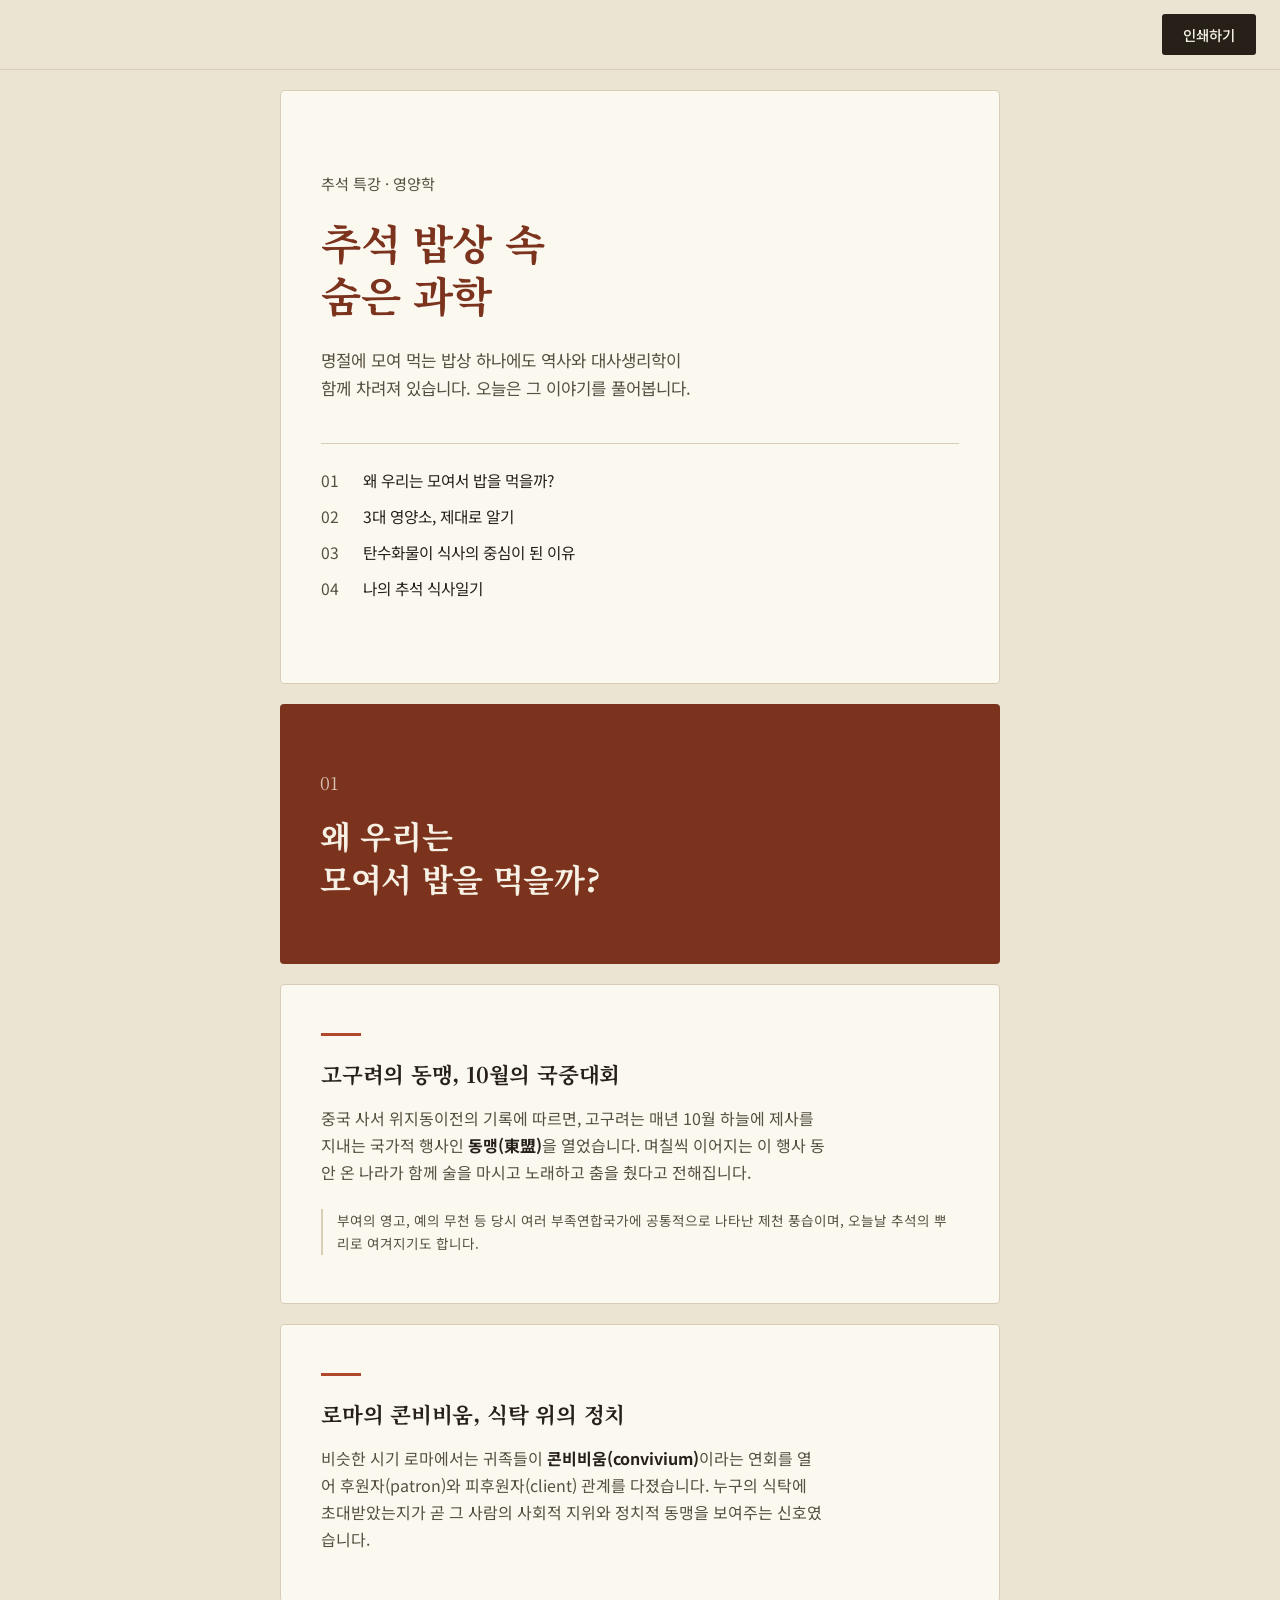
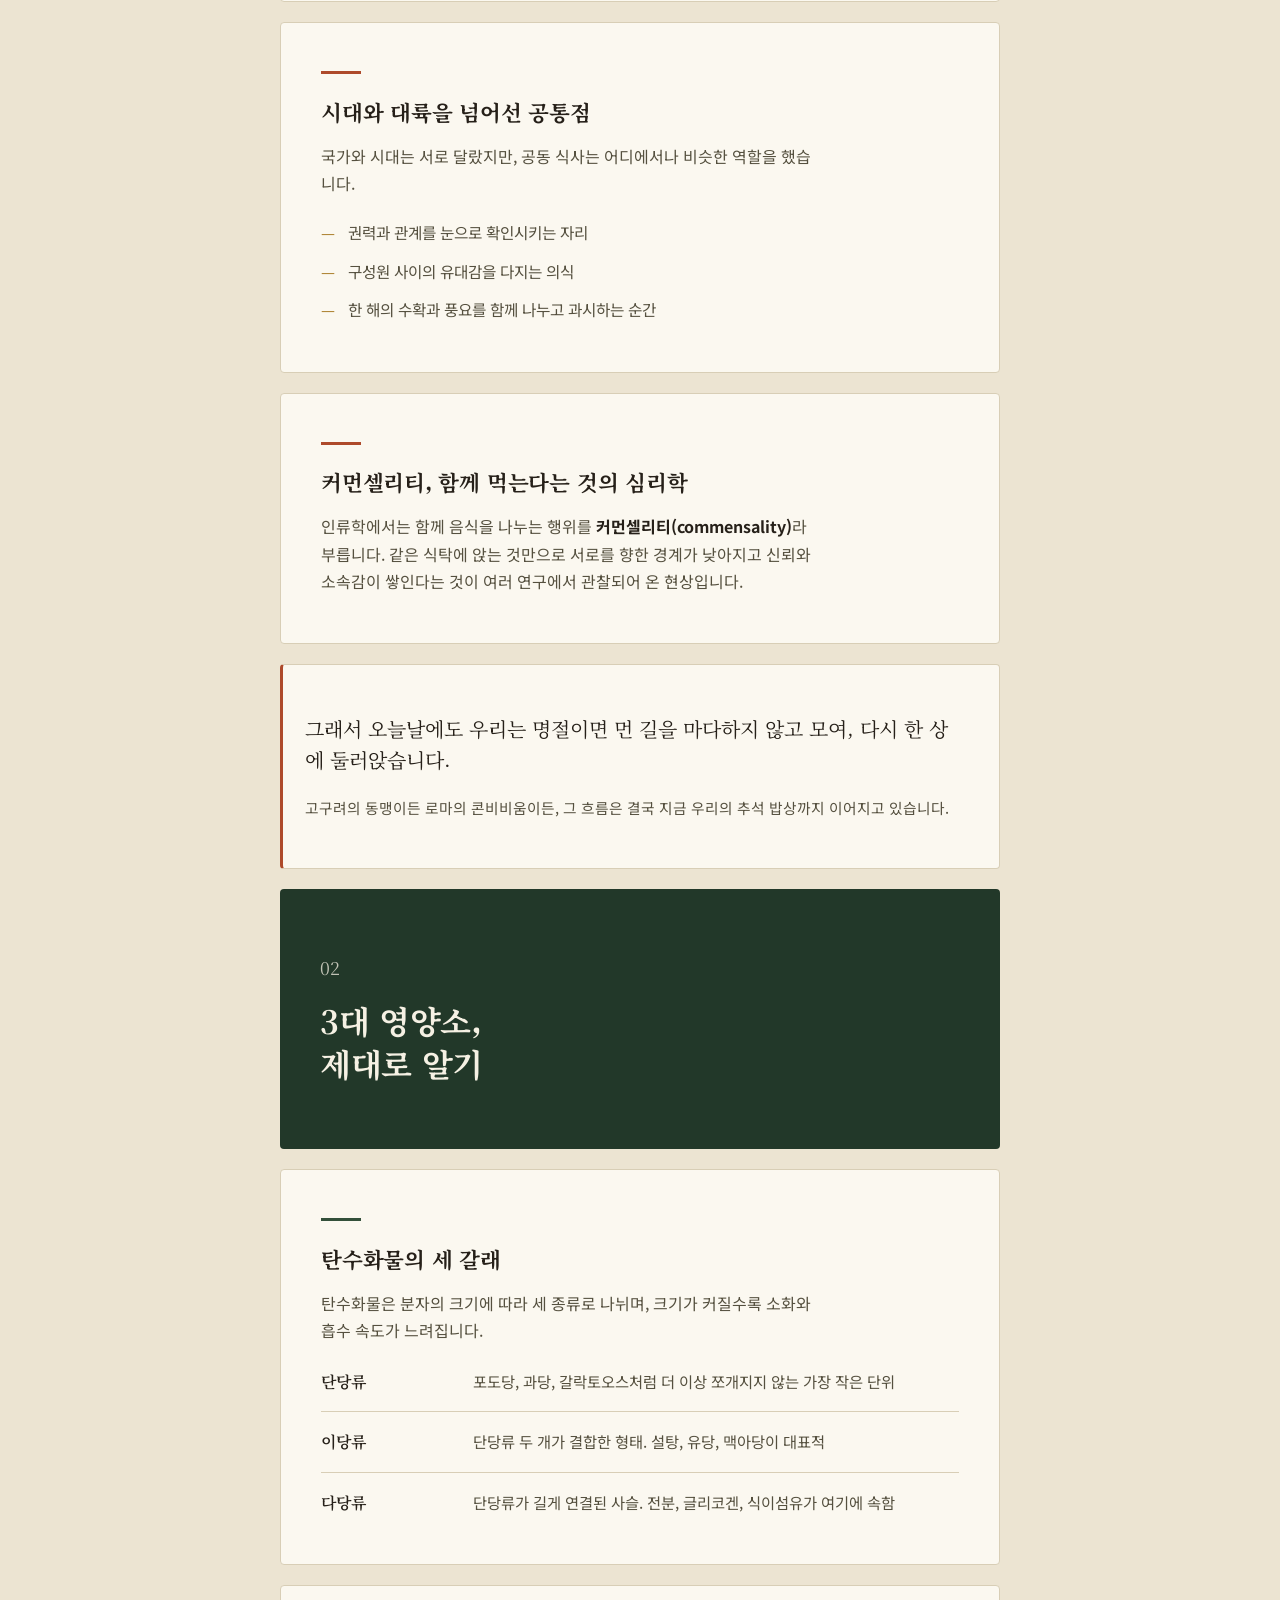
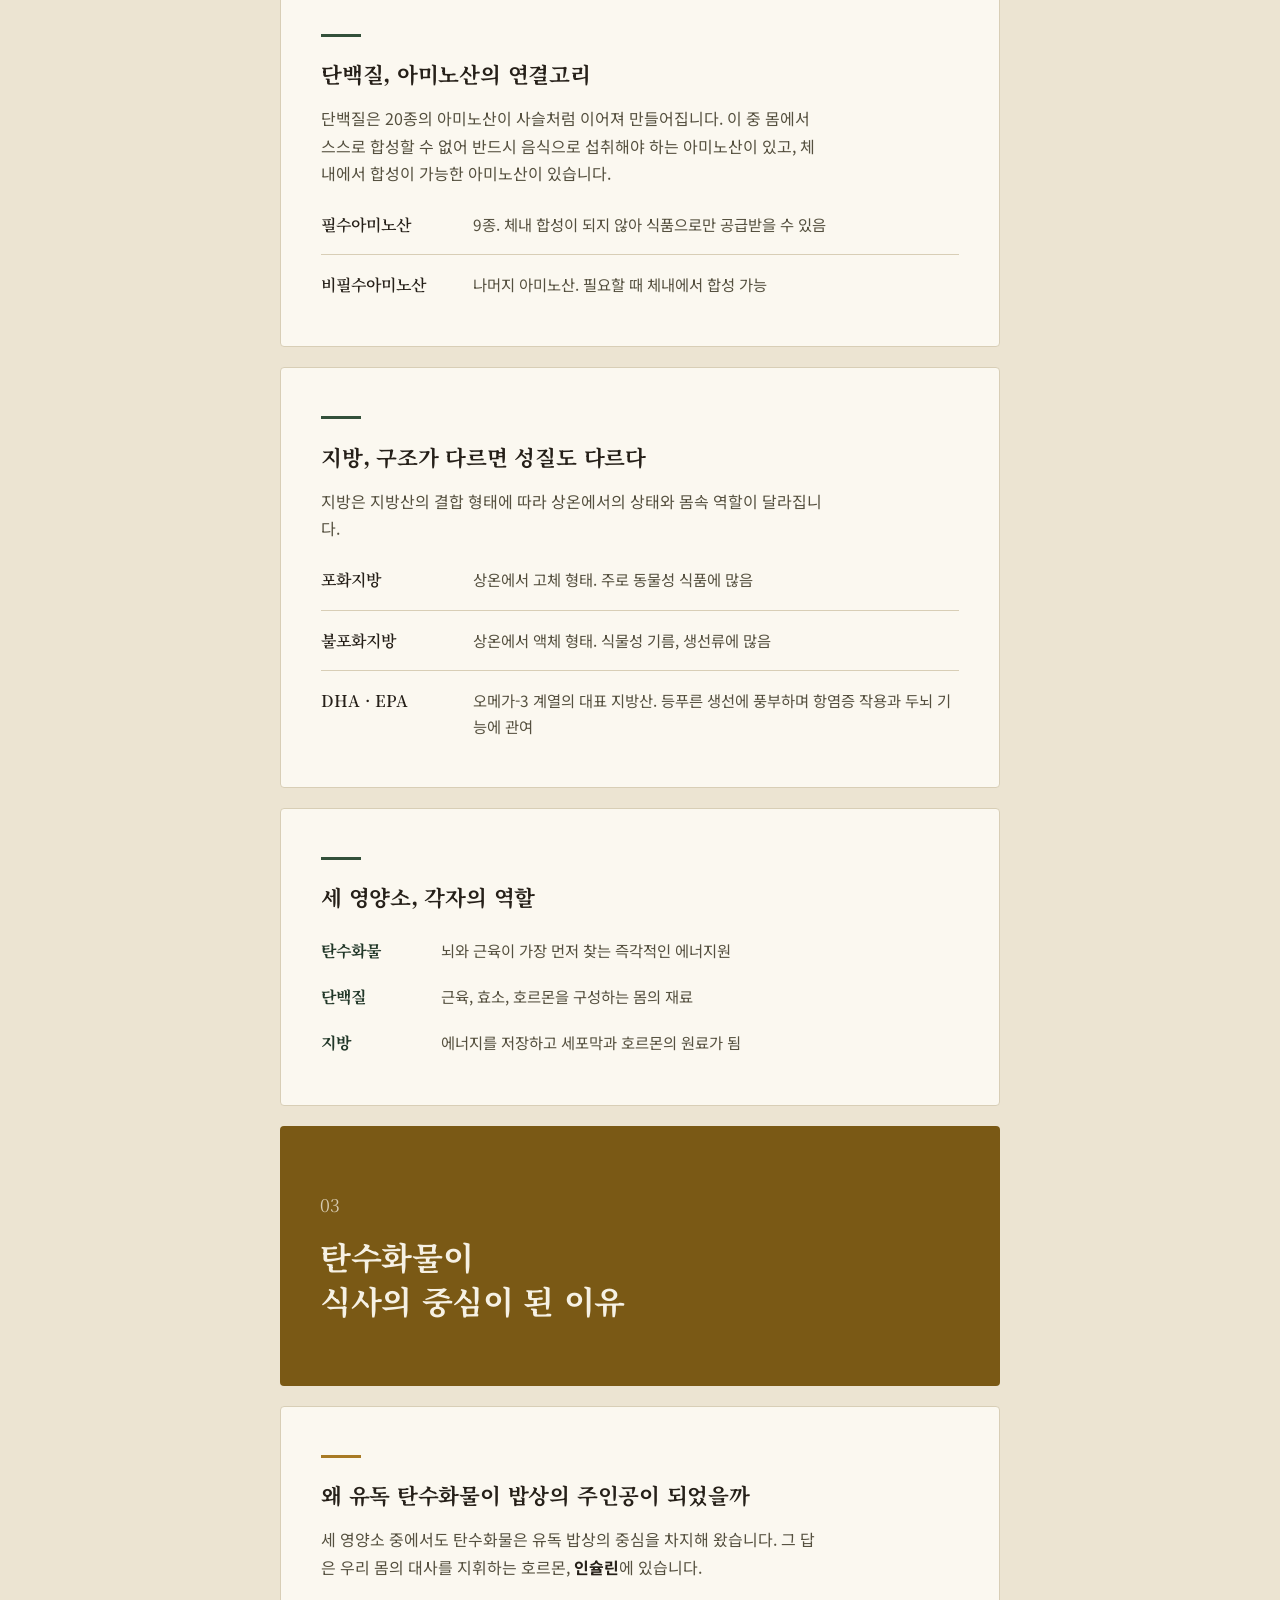
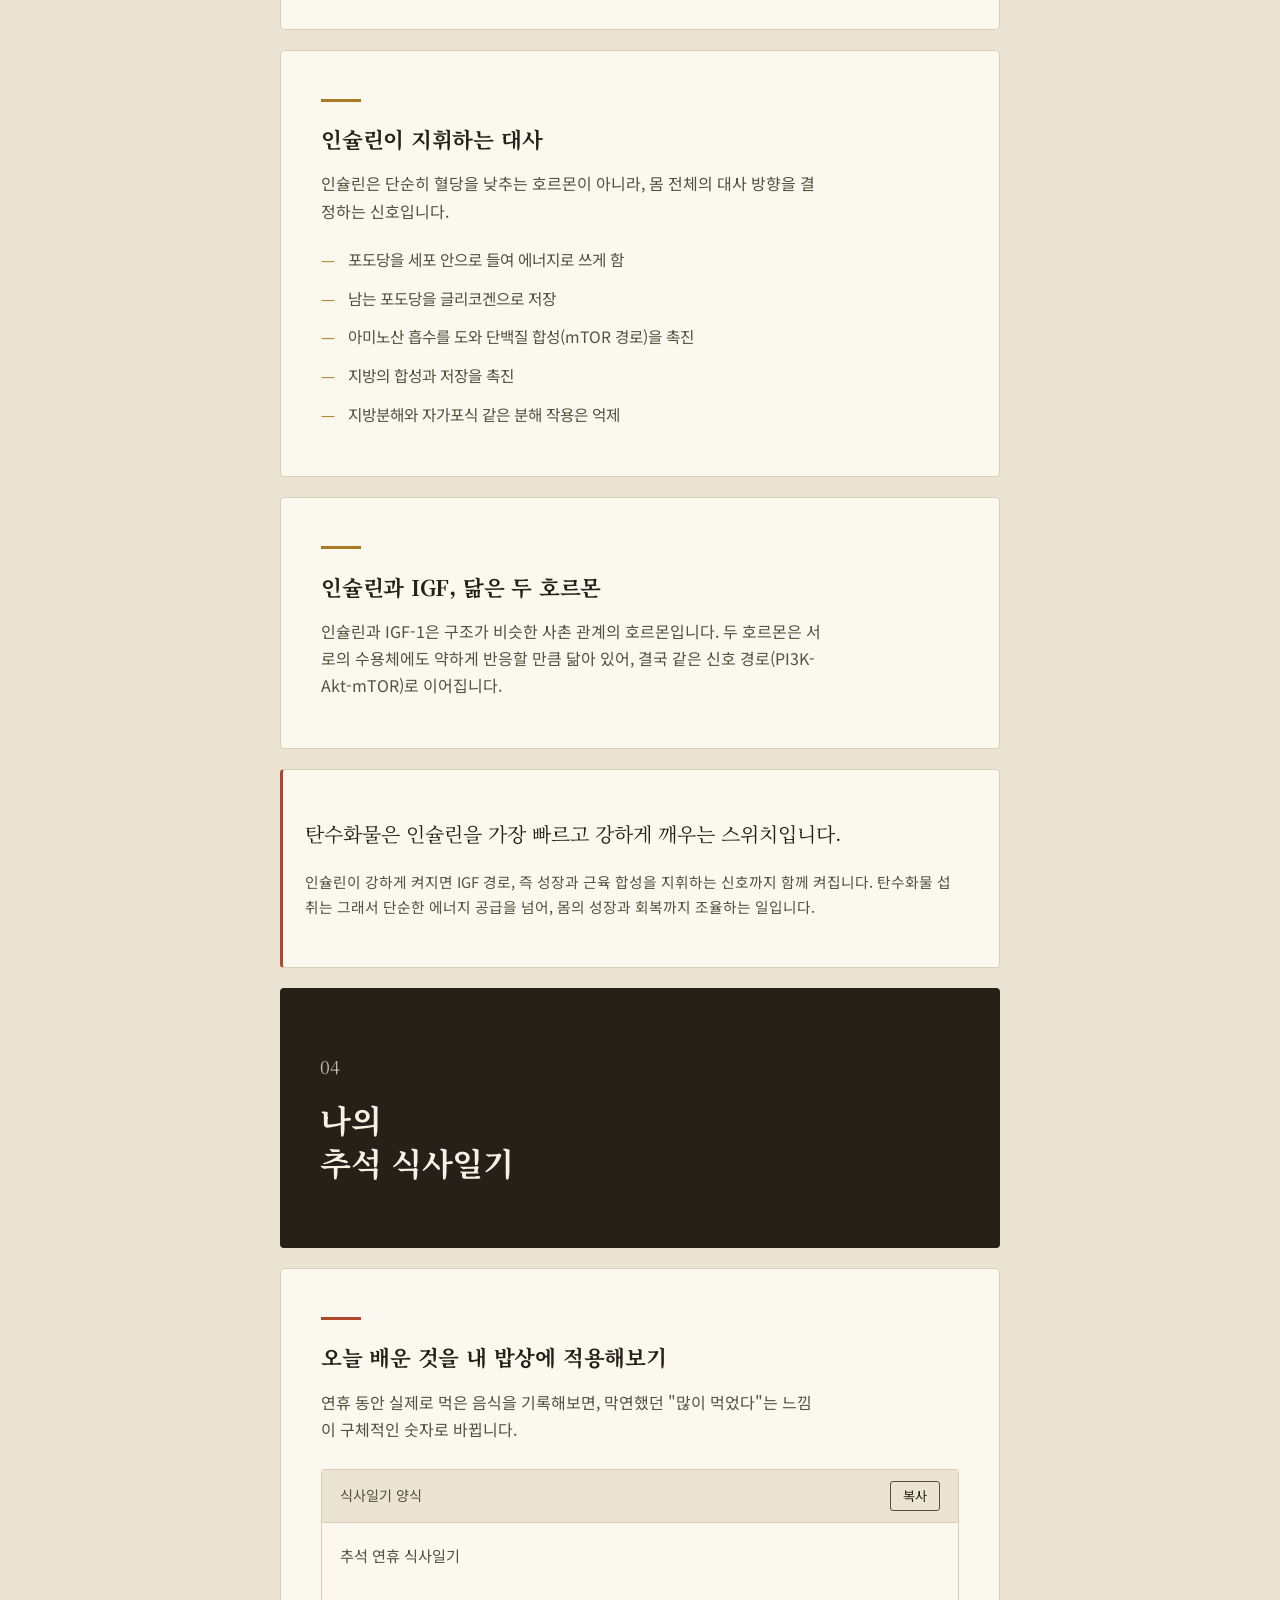
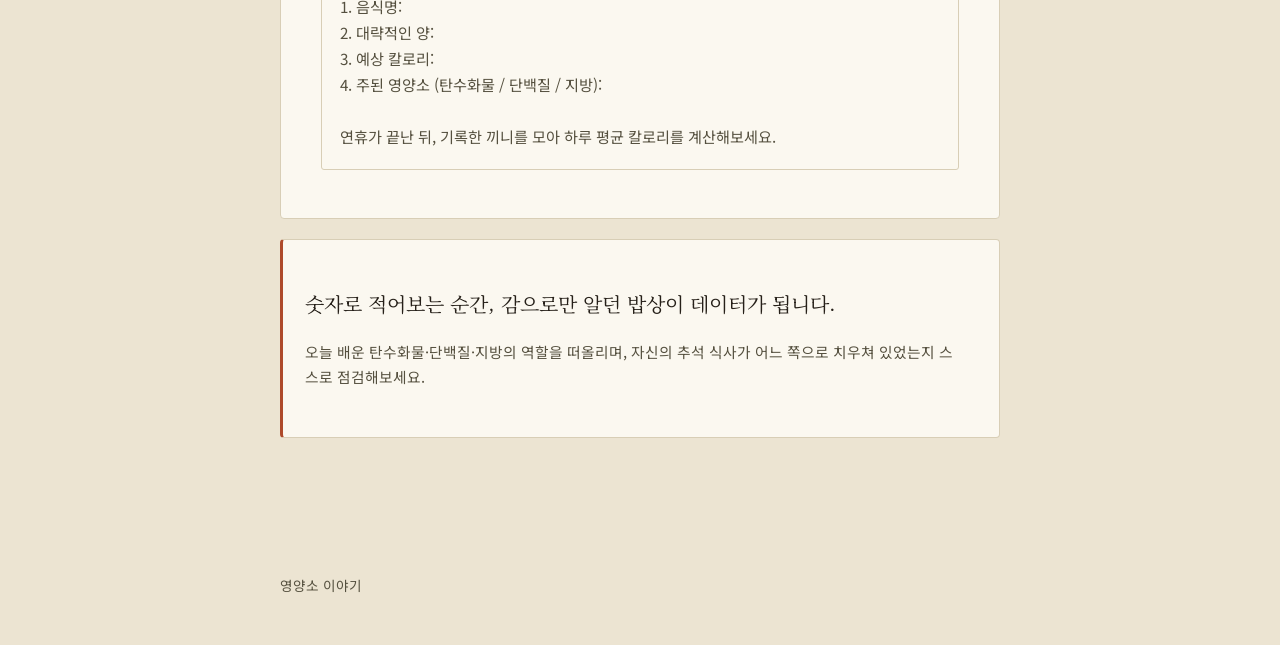
<file: week3-nutrients.html>
<!DOCTYPE html>
<html lang="ko">
<head>
<meta charset="UTF-8">
<meta name="viewport" content="width=device-width, initial-scale=1.0">
<title>추석 밥상 속 숨은 과학 - 강의 카드뉴스</title>
<link rel="preconnect" href="https://fonts.googleapis.com">
<link rel="preconnect" href="https://fonts.gstatic.com" crossorigin>
<link href="https://fonts.googleapis.com/css2?family=Noto+Serif+KR:wght@400;600;700;900&family=Noto+Sans+KR:wght@400;500;700&display=swap" rel="stylesheet">
<style>
  :root {
    --paper: #ECE4D2;
    --card: #FBF8F0;
    --ink: #262019;
    --ink-soft: #55503f;
    --persimmon: #AE4A2B;
    --persimmon-deep: #7c331d;
    --pine: #33503A;
    --pine-deep: #223829;
    --gold: #A87A24;
    --gold-deep: #7a5915;
    --line: #D8CEB6;
    --cream: #F6F1E4;
  }

  * { box-sizing: border-box; }

  html { scroll-behavior: smooth; }

  body {
    margin: 0;
    background: var(--paper);
    color: var(--ink);
    font-family: 'Noto Sans KR', sans-serif;
    line-height: 1.7;
    -webkit-font-smoothing: antialiased;
  }

  h1, h2, h3, .serif {
    font-family: 'Noto Serif KR', serif;
    font-weight: 700;
    margin: 0;
    letter-spacing: -0.01em;
  }

  p { margin: 0 0 1em 0; }
  p:last-child { margin-bottom: 0; }

  /* ---------- print bar ---------- */
  .print-bar {
    position: sticky;
    top: 0;
    z-index: 50;
    display: flex;
    justify-content: flex-end;
    align-items: center;
    padding: 0.9rem 1.5rem;
    background: rgba(236, 228, 210, 0.92);
    backdrop-filter: blur(6px);
    border-bottom: 1px solid var(--line);
  }

  .print-button {
    font-family: 'Noto Sans KR', sans-serif;
    font-size: 0.9rem;
    font-weight: 500;
    color: var(--cream);
    background: var(--ink);
    border: none;
    padding: 0.6rem 1.3rem;
    border-radius: 3px;
    cursor: pointer;
    transition: background 0.15s ease;
  }
  .print-button:hover { background: var(--persimmon-deep); }
  .print-button:focus-visible {
    outline: 2px solid var(--persimmon);
    outline-offset: 2px;
  }

  /* ---------- layout shell ---------- */
  .deck {
    max-width: 760px;
    margin: 0 auto;
    padding: 0 1.25rem 6rem;
  }

  .card {
    background: var(--card);
    border: 1px solid var(--line);
    border-radius: 4px;
    padding: 3rem 2.5rem;
    margin-top: 1.25rem;
  }

  /* ---------- cover ---------- */
  .cover {
    padding-top: 5rem;
    padding-bottom: 5rem;
    text-align: left;
  }
  .cover .kicker {
    font-size: 0.95rem;
    color: var(--ink-soft);
    margin-bottom: 1.2rem;
  }
  .cover h1 {
    font-size: 2.6rem;
    line-height: 1.25;
    color: var(--persimmon-deep);
  }
  .cover .lede {
    margin-top: 1.6rem;
    font-size: 1.05rem;
    color: var(--ink-soft);
    max-width: 42ch;
  }
  .toc {
    margin-top: 2.5rem;
    border-top: 1px solid var(--line);
    padding-top: 1.5rem;
    display: grid;
    gap: 0.6rem;
  }
  .toc-row {
    display: flex;
    gap: 1rem;
    font-size: 0.98rem;
  }
  .toc-num { color: var(--ink-soft); min-width: 1.6rem; }

  /* ---------- chapter opener ---------- */
  .chapter {
    color: var(--cream);
    text-align: left;
    padding: 4rem 2.5rem;
    border: none;
  }
  .chapter .num {
    font-family: 'Noto Serif KR', serif;
    font-size: 1.1rem;
    opacity: 0.75;
    margin-bottom: 1rem;
  }
  .chapter h2 {
    font-size: 2rem;
    line-height: 1.35;
  }
  .chapter--persimmon { background: var(--persimmon-deep); }
  .chapter--pine { background: var(--pine-deep); }
  .chapter--gold { background: var(--gold-deep); }
  .chapter--ink { background: var(--ink); }

  /* ---------- content card ---------- */
  .content h3 {
    font-size: 1.35rem;
    color: var(--ink);
    margin-bottom: 1rem;
    line-height: 1.4;
  }
  .content .body-text {
    font-size: 1rem;
    color: var(--ink-soft);
    max-width: 56ch;
  }
  .content .body-text strong { color: var(--ink); font-weight: 700; }

  .accent-rule {
    width: 2.5rem;
    height: 3px;
    margin-bottom: 1.4rem;
  }
  .rule--persimmon { background: var(--persimmon); }
  .rule--pine { background: var(--pine); }
  .rule--gold { background: var(--gold); }

  .source-note {
    margin-top: 1.4rem;
    font-size: 0.85rem;
    color: var(--ink-soft);
    border-left: 2px solid var(--line);
    padding-left: 0.9rem;
  }

  /* term grid for nutrient breakdowns */
  .term-list {
    margin-top: 1.5rem;
    display: grid;
    gap: 1rem;
  }
  .term-row {
    display: grid;
    grid-template-columns: 8.5rem 1fr;
    gap: 1rem;
    padding-bottom: 1rem;
    border-bottom: 1px solid var(--line);
  }
  .term-row:last-child { border-bottom: none; padding-bottom: 0; }
  .term-label {
    font-family: 'Noto Serif KR', serif;
    font-weight: 600;
    font-size: 1rem;
    color: var(--ink);
  }
  .term-desc {
    font-size: 0.96rem;
    color: var(--ink-soft);
  }

  /* function summary triple */
  .fn-list { margin-top: 1.5rem; display: grid; gap: 1.2rem; }
  .fn-item { display: grid; grid-template-columns: 6.5rem 1fr; gap: 1rem; }
  .fn-name { font-family: 'Noto Serif KR', serif; font-weight: 700; color: var(--pine-deep); }
  .fn-desc { font-size: 0.96rem; color: var(--ink-soft); }

  /* plain dash list */
  .dash-list { margin-top: 1.4rem; display: grid; gap: 0.75rem; }
  .dash-item {
    display: flex;
    gap: 0.8rem;
    font-size: 0.98rem;
    color: var(--ink-soft);
  }
  .dash-item::before {
    content: "—";
    color: var(--gold);
    flex-shrink: 0;
  }

  /* pull quote / insight card */
  .insight {
    border-left: 3px solid var(--persimmon);
    padding-left: 1.4rem;
  }
  .insight p.quote {
    font-family: 'Noto Serif KR', serif;
    font-size: 1.25rem;
    line-height: 1.55;
    color: var(--ink);
  }
  .insight .quote-note {
    margin-top: 1rem;
    font-size: 0.92rem;
    color: var(--ink-soft);
  }

  /* teaser box */
  .teaser {
    background: var(--gold-deep);
    color: var(--cream);
    border: none;
  }
  .teaser h3 { color: var(--cream); }
  .teaser .body-text { color: rgba(246,241,228,0.85); }

  /* activity / snippet */
  .snippet {
    margin-top: 1.6rem;
    border: 1px solid var(--line);
    border-radius: 3px;
    overflow: hidden;
  }
  .snippet-header {
    display: flex;
    justify-content: space-between;
    align-items: center;
    padding: 0.7rem 1.1rem;
    background: var(--paper);
    border-bottom: 1px solid var(--line);
    font-size: 0.88rem;
    color: var(--ink-soft);
  }
  .copy-button {
    font-family: 'Noto Sans KR', sans-serif;
    font-size: 0.82rem;
    color: var(--ink);
    background: transparent;
    border: 1px solid var(--ink-soft);
    border-radius: 3px;
    padding: 0.3rem 0.75rem;
    cursor: pointer;
  }
  .copy-button:hover { background: var(--ink); color: var(--cream); }
  .snippet-content {
    padding: 1.2rem 1.1rem;
    font-size: 0.95rem;
    color: var(--ink-soft);
    white-space: pre-line;
  }

  /* footer */
  .footer {
    max-width: 760px;
    margin: 0 auto;
    padding: 2.5rem 1.25rem 3rem;
    font-size: 0.85rem;
    color: var(--ink-soft);
  }

  /* focus visibility across interactive elements */
  a:focus-visible, button:focus-visible {
    outline: 2px solid var(--persimmon);
    outline-offset: 2px;
  }

  @media (prefers-reduced-motion: reduce) {
    html { scroll-behavior: auto; }
  }

  /* ---------- responsive ---------- */
  @media (max-width: 640px) {
    .card { padding: 2.2rem 1.5rem; }
    .cover h1 { font-size: 2rem; }
    .chapter h2 { font-size: 1.6rem; }
    .content h3 { font-size: 1.2rem; }
    .term-row { grid-template-columns: 1fr; gap: 0.3rem; }
    .fn-item { grid-template-columns: 1fr; gap: 0.3rem; }
  }

  /* ---------- print ---------- */
  @media print {
    .print-bar { display: none; }
    body { background: #fff; }
    .deck { max-width: 100%; padding: 0 0.4in; }
    .card, .chapter { break-inside: avoid; border: none; }
    .chapter { break-before: page; color: #111 !important; background: #fff !important; }
    .chapter .num, .chapter h2 { color: #111 !important; }
    .teaser { background: #fff !important; color: #111 !important; border: 1px solid #ccc !important; }
    .teaser h3, .teaser .body-text { color: #111 !important; }
  }
</style>
</head>
<body>

  <div class="print-bar">
    <button class="print-button" onclick="window.print()">인쇄하기</button>
  </div>

  <div class="deck">

    <!-- COVER -->
    <section class="card cover">
      <p class="kicker">추석 특강 · 영양학</p>
      <h1>추석 밥상 속<br>숨은 과학</h1>
      <p class="lede">명절에 모여 먹는 밥상 하나에도 역사와 대사생리학이 함께 차려져 있습니다. 오늘은 그 이야기를 풀어봅니다.</p>
      <div class="toc">
        <div class="toc-row"><span class="toc-num">01</span><span>왜 우리는 모여서 밥을 먹을까?</span></div>
        <div class="toc-row"><span class="toc-num">02</span><span>3대 영양소, 제대로 알기</span></div>
        <div class="toc-row"><span class="toc-num">03</span><span>탄수화물이 식사의 중심이 된 이유</span></div>
        <div class="toc-row"><span class="toc-num">04</span><span>나의 추석 식사일기</span></div>
      </div>
    </section>

    <!-- ===================== SECTION 1 ===================== -->
    <section class="card chapter chapter--persimmon">
      <p class="num">01</p>
      <h2>왜 우리는<br>모여서 밥을 먹을까?</h2>
    </section>

    <section class="card content">
      <div class="accent-rule rule--persimmon"></div>
      <h3>고구려의 동맹, 10월의 국중대회</h3>
      <p class="body-text">중국 사서 위지동이전의 기록에 따르면, 고구려는 매년 10월 하늘에 제사를 지내는 국가적 행사인 <strong>동맹(東盟)</strong>을 열었습니다. 며칠씩 이어지는 이 행사 동안 온 나라가 함께 술을 마시고 노래하고 춤을 췄다고 전해집니다.</p>
      <p class="source-note">부여의 영고, 예의 무천 등 당시 여러 부족연합국가에 공통적으로 나타난 제천 풍습이며, 오늘날 추석의 뿌리로 여겨지기도 합니다.</p>
    </section>

    <section class="card content">
      <div class="accent-rule rule--persimmon"></div>
      <h3>로마의 콘비비움, 식탁 위의 정치</h3>
      <p class="body-text">비슷한 시기 로마에서는 귀족들이 <strong>콘비비움(convivium)</strong>이라는 연회를 열어 후원자(patron)와 피후원자(client) 관계를 다졌습니다. 누구의 식탁에 초대받았는지가 곧 그 사람의 사회적 지위와 정치적 동맹을 보여주는 신호였습니다.</p>
    </section>

    <section class="card content">
      <div class="accent-rule rule--persimmon"></div>
      <h3>시대와 대륙을 넘어선 공통점</h3>
      <p class="body-text">국가와 시대는 서로 달랐지만, 공동 식사는 어디에서나 비슷한 역할을 했습니다.</p>
      <div class="dash-list">
        <div class="dash-item">권력과 관계를 눈으로 확인시키는 자리</div>
        <div class="dash-item">구성원 사이의 유대감을 다지는 의식</div>
        <div class="dash-item">한 해의 수확과 풍요를 함께 나누고 과시하는 순간</div>
      </div>
    </section>

    <section class="card content">
      <div class="accent-rule rule--persimmon"></div>
      <h3>커먼셀리티, 함께 먹는다는 것의 심리학</h3>
      <p class="body-text">인류학에서는 함께 음식을 나누는 행위를 <strong>커먼셀리티(commensality)</strong>라 부릅니다. 같은 식탁에 앉는 것만으로 서로를 향한 경계가 낮아지고 신뢰와 소속감이 쌓인다는 것이 여러 연구에서 관찰되어 온 현상입니다.</p>
    </section>

    <section class="card content insight">
      <p class="quote">그래서 오늘날에도 우리는 명절이면 먼 길을 마다하지 않고 모여, 다시 한 상에 둘러앉습니다.</p>
      <p class="quote-note">고구려의 동맹이든 로마의 콘비비움이든, 그 흐름은 결국 지금 우리의 추석 밥상까지 이어지고 있습니다.</p>
    </section>

    <!-- ===================== SECTION 2 ===================== -->
    <section class="card chapter chapter--pine">
      <p class="num">02</p>
      <h2>3대 영양소,<br>제대로 알기</h2>
    </section>

    <section class="card content">
      <div class="accent-rule rule--pine"></div>
      <h3>탄수화물의 세 갈래</h3>
      <p class="body-text">탄수화물은 분자의 크기에 따라 세 종류로 나뉘며, 크기가 커질수록 소화와 흡수 속도가 느려집니다.</p>
      <div class="term-list">
        <div class="term-row">
          <span class="term-label">단당류</span>
          <span class="term-desc">포도당, 과당, 갈락토오스처럼 더 이상 쪼개지지 않는 가장 작은 단위</span>
        </div>
        <div class="term-row">
          <span class="term-label">이당류</span>
          <span class="term-desc">단당류 두 개가 결합한 형태. 설탕, 유당, 맥아당이 대표적</span>
        </div>
        <div class="term-row">
          <span class="term-label">다당류</span>
          <span class="term-desc">단당류가 길게 연결된 사슬. 전분, 글리코겐, 식이섬유가 여기에 속함</span>
        </div>
      </div>
    </section>

    <section class="card content">
      <div class="accent-rule rule--pine"></div>
      <h3>단백질, 아미노산의 연결고리</h3>
      <p class="body-text">단백질은 20종의 아미노산이 사슬처럼 이어져 만들어집니다. 이 중 몸에서 스스로 합성할 수 없어 반드시 음식으로 섭취해야 하는 아미노산이 있고, 체내에서 합성이 가능한 아미노산이 있습니다.</p>
      <div class="term-list">
        <div class="term-row">
          <span class="term-label">필수아미노산</span>
          <span class="term-desc">9종. 체내 합성이 되지 않아 식품으로만 공급받을 수 있음</span>
        </div>
        <div class="term-row">
          <span class="term-label">비필수아미노산</span>
          <span class="term-desc">나머지 아미노산. 필요할 때 체내에서 합성 가능</span>
        </div>
      </div>
    </section>

    <section class="card content">
      <div class="accent-rule rule--pine"></div>
      <h3>지방, 구조가 다르면 성질도 다르다</h3>
      <p class="body-text">지방은 지방산의 결합 형태에 따라 상온에서의 상태와 몸속 역할이 달라집니다.</p>
      <div class="term-list">
        <div class="term-row">
          <span class="term-label">포화지방</span>
          <span class="term-desc">상온에서 고체 형태. 주로 동물성 식품에 많음</span>
        </div>
        <div class="term-row">
          <span class="term-label">불포화지방</span>
          <span class="term-desc">상온에서 액체 형태. 식물성 기름, 생선류에 많음</span>
        </div>
        <div class="term-row">
          <span class="term-label">DHA · EPA</span>
          <span class="term-desc">오메가-3 계열의 대표 지방산. 등푸른 생선에 풍부하며 항염증 작용과 두뇌 기능에 관여</span>
        </div>
      </div>
    </section>

    <section class="card content">
      <div class="accent-rule rule--pine"></div>
      <h3>세 영양소, 각자의 역할</h3>
      <div class="fn-list">
        <div class="fn-item">
          <span class="fn-name">탄수화물</span>
          <span class="fn-desc">뇌와 근육이 가장 먼저 찾는 즉각적인 에너지원</span>
        </div>
        <div class="fn-item">
          <span class="fn-name">단백질</span>
          <span class="fn-desc">근육, 효소, 호르몬을 구성하는 몸의 재료</span>
        </div>
        <div class="fn-item">
          <span class="fn-name">지방</span>
          <span class="fn-desc">에너지를 저장하고 세포막과 호르몬의 원료가 됨</span>
        </div>
      </div>
    </section>

    <!-- ===================== SECTION 3 ===================== -->
    <section class="card chapter chapter--gold">
      <p class="num">03</p>
      <h2>탄수화물이<br>식사의 중심이 된 이유</h2>
    </section>

    <section class="card content">
      <div class="accent-rule rule--gold"></div>
      <h3>왜 유독 탄수화물이 밥상의 주인공이 되었을까</h3>
      <p class="body-text">세 영양소 중에서도 탄수화물은 유독 밥상의 중심을 차지해 왔습니다. 그 답은 우리 몸의 대사를 지휘하는 호르몬, <strong>인슐린</strong>에 있습니다.</p>
    </section>

    <section class="card content">
      <div class="accent-rule rule--gold"></div>
      <h3>인슐린이 지휘하는 대사</h3>
      <p class="body-text">인슐린은 단순히 혈당을 낮추는 호르몬이 아니라, 몸 전체의 대사 방향을 결정하는 신호입니다.</p>
      <div class="dash-list">
        <div class="dash-item">포도당을 세포 안으로 들여 에너지로 쓰게 함</div>
        <div class="dash-item">남는 포도당을 글리코겐으로 저장</div>
        <div class="dash-item">아미노산 흡수를 도와 단백질 합성(mTOR 경로)을 촉진</div>
        <div class="dash-item">지방의 합성과 저장을 촉진</div>
        <div class="dash-item">지방분해와 자가포식 같은 분해 작용은 억제</div>
      </div>
    </section>

    <section class="card content">
      <div class="accent-rule rule--gold"></div>
      <h3>인슐린과 IGF, 닮은 두 호르몬</h3>
      <p class="body-text">인슐린과 IGF-1은 구조가 비슷한 사촌 관계의 호르몬입니다. 두 호르몬은 서로의 수용체에도 약하게 반응할 만큼 닮아 있어, 결국 같은 신호 경로(PI3K-Akt-mTOR)로 이어집니다.</p>
    </section>

    <section class="card content insight">
      <p class="quote">탄수화물은 인슐린을 가장 빠르고 강하게 깨우는 스위치입니다.</p>
      <p class="quote-note">인슐린이 강하게 켜지면 IGF 경로, 즉 성장과 근육 합성을 지휘하는 신호까지 함께 켜집니다. 탄수화물 섭취는 그래서 단순한 에너지 공급을 넘어, 몸의 성장과 회복까지 조율하는 일입니다.</p>
    </section>

    <!-- ===================== SECTION 4 ===================== -->
    <section class="card chapter chapter--ink">
      <p class="num">04</p>
      <h2>나의<br>추석 식사일기</h2>
    </section>

    <section class="card content">
      <div class="accent-rule rule--persimmon"></div>
      <h3>오늘 배운 것을 내 밥상에 적용해보기</h3>
      <p class="body-text">연휴 동안 실제로 먹은 음식을 기록해보면, 막연했던 "많이 먹었다"는 느낌이 구체적인 숫자로 바뀝니다.</p>
      <div class="snippet">
        <div class="snippet-header">
          <span>식사일기 양식</span>
          <button class="copy-button" onclick="copyToClipboard('diary-template')">복사</button>
        </div>
        <div class="snippet-content" id="diary-template">추석 연휴 식사일기

1. 음식명:
2. 대략적인 양:
3. 예상 칼로리:
4. 주된 영양소 (탄수화물 / 단백질 / 지방):

연휴가 끝난 뒤, 기록한 끼니를 모아 하루 평균 칼로리를 계산해보세요.</div>
      </div>
    </section>

    <section class="card content insight">
      <p class="quote">숫자로 적어보는 순간, 감으로만 알던 밥상이 데이터가 됩니다.</p>
      <p class="quote-note">오늘 배운 탄수화물·단백질·지방의 역할을 떠올리며, 자신의 추석 식사가 어느 쪽으로 치우쳐 있었는지 스스로 점검해보세요.</p>
    </section>

  </div>

  <div class="footer">
    <p>영양소 이야기</p>
  </div>

  <script>
    function copyToClipboard(elementId) {
      const text = document.getElementById(elementId).innerText;
      navigator.clipboard.writeText(text).then(() => {
        const button = event.target;
        const originalText = button.innerText;
        button.innerText = '복사됨';
        setTimeout(() => { button.innerText = originalText; }, 2000);
      });
    }
  </script>

</body>
</html>
</file>
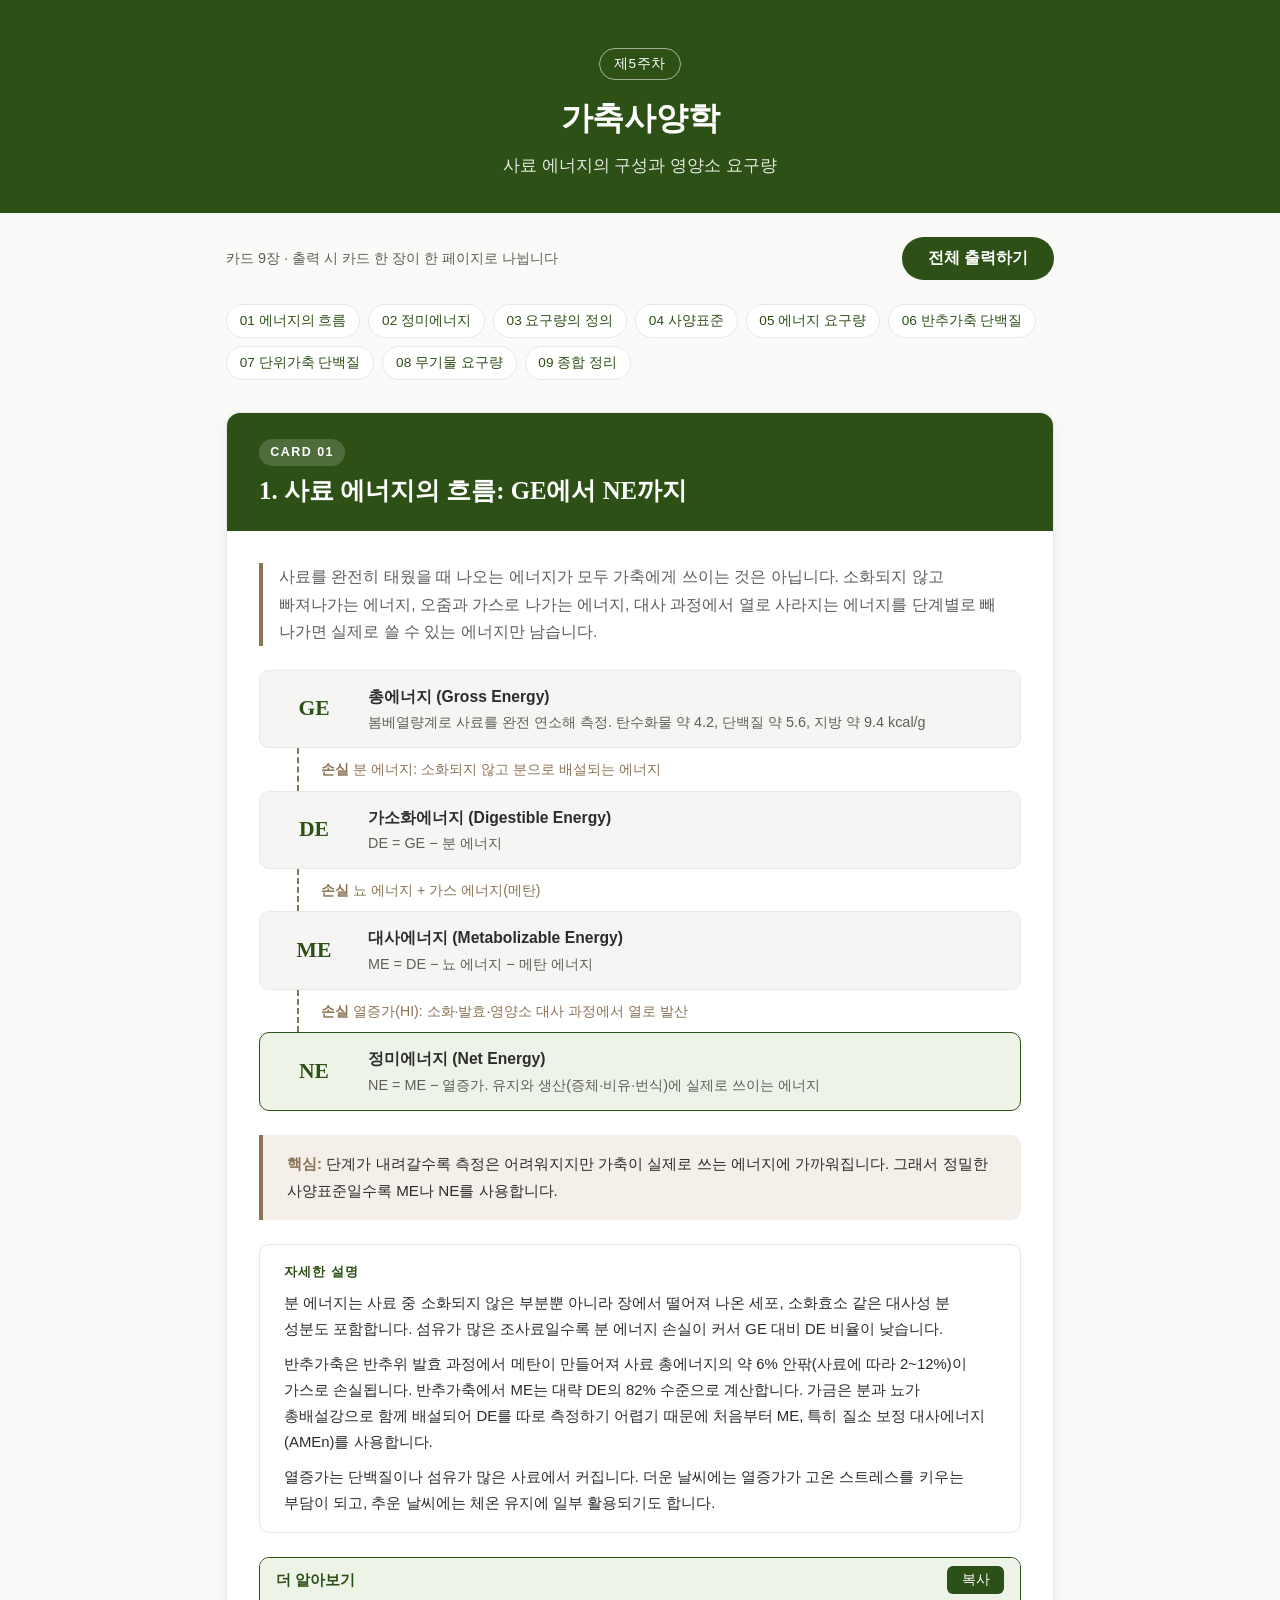
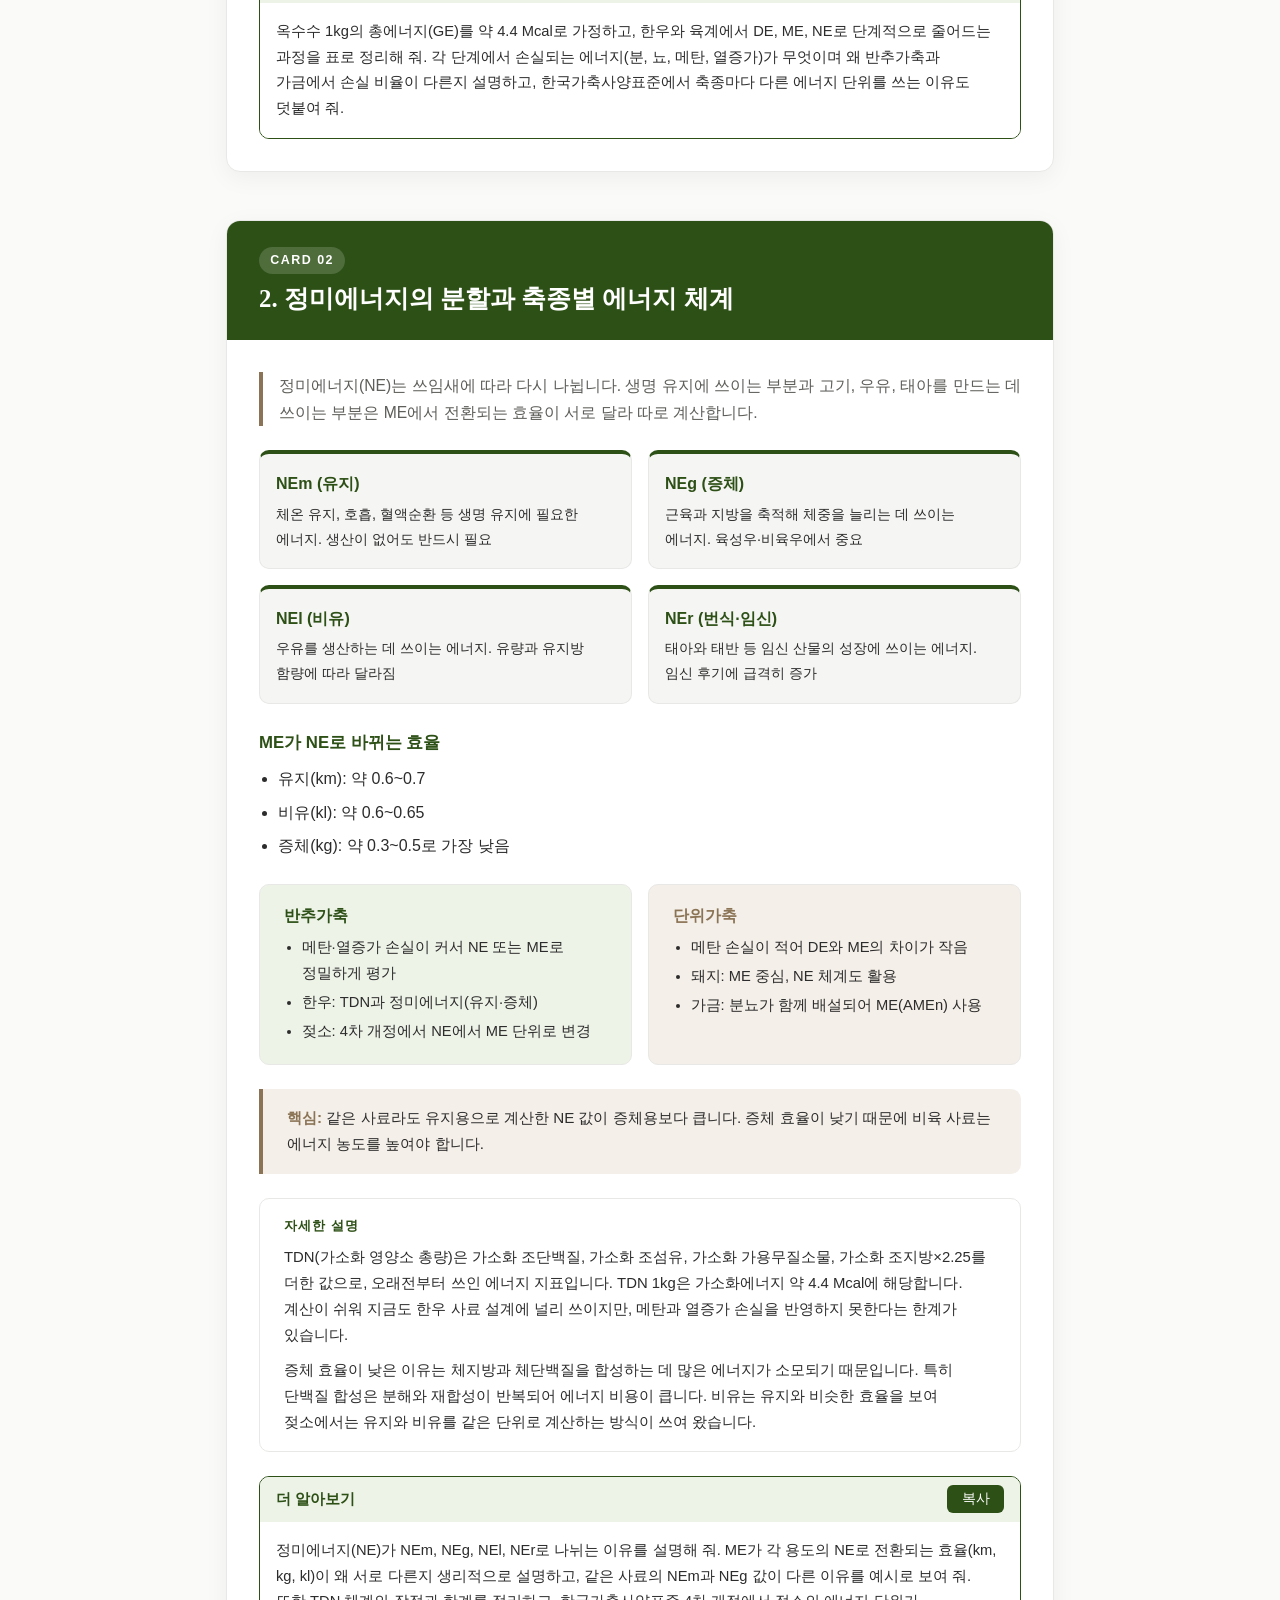
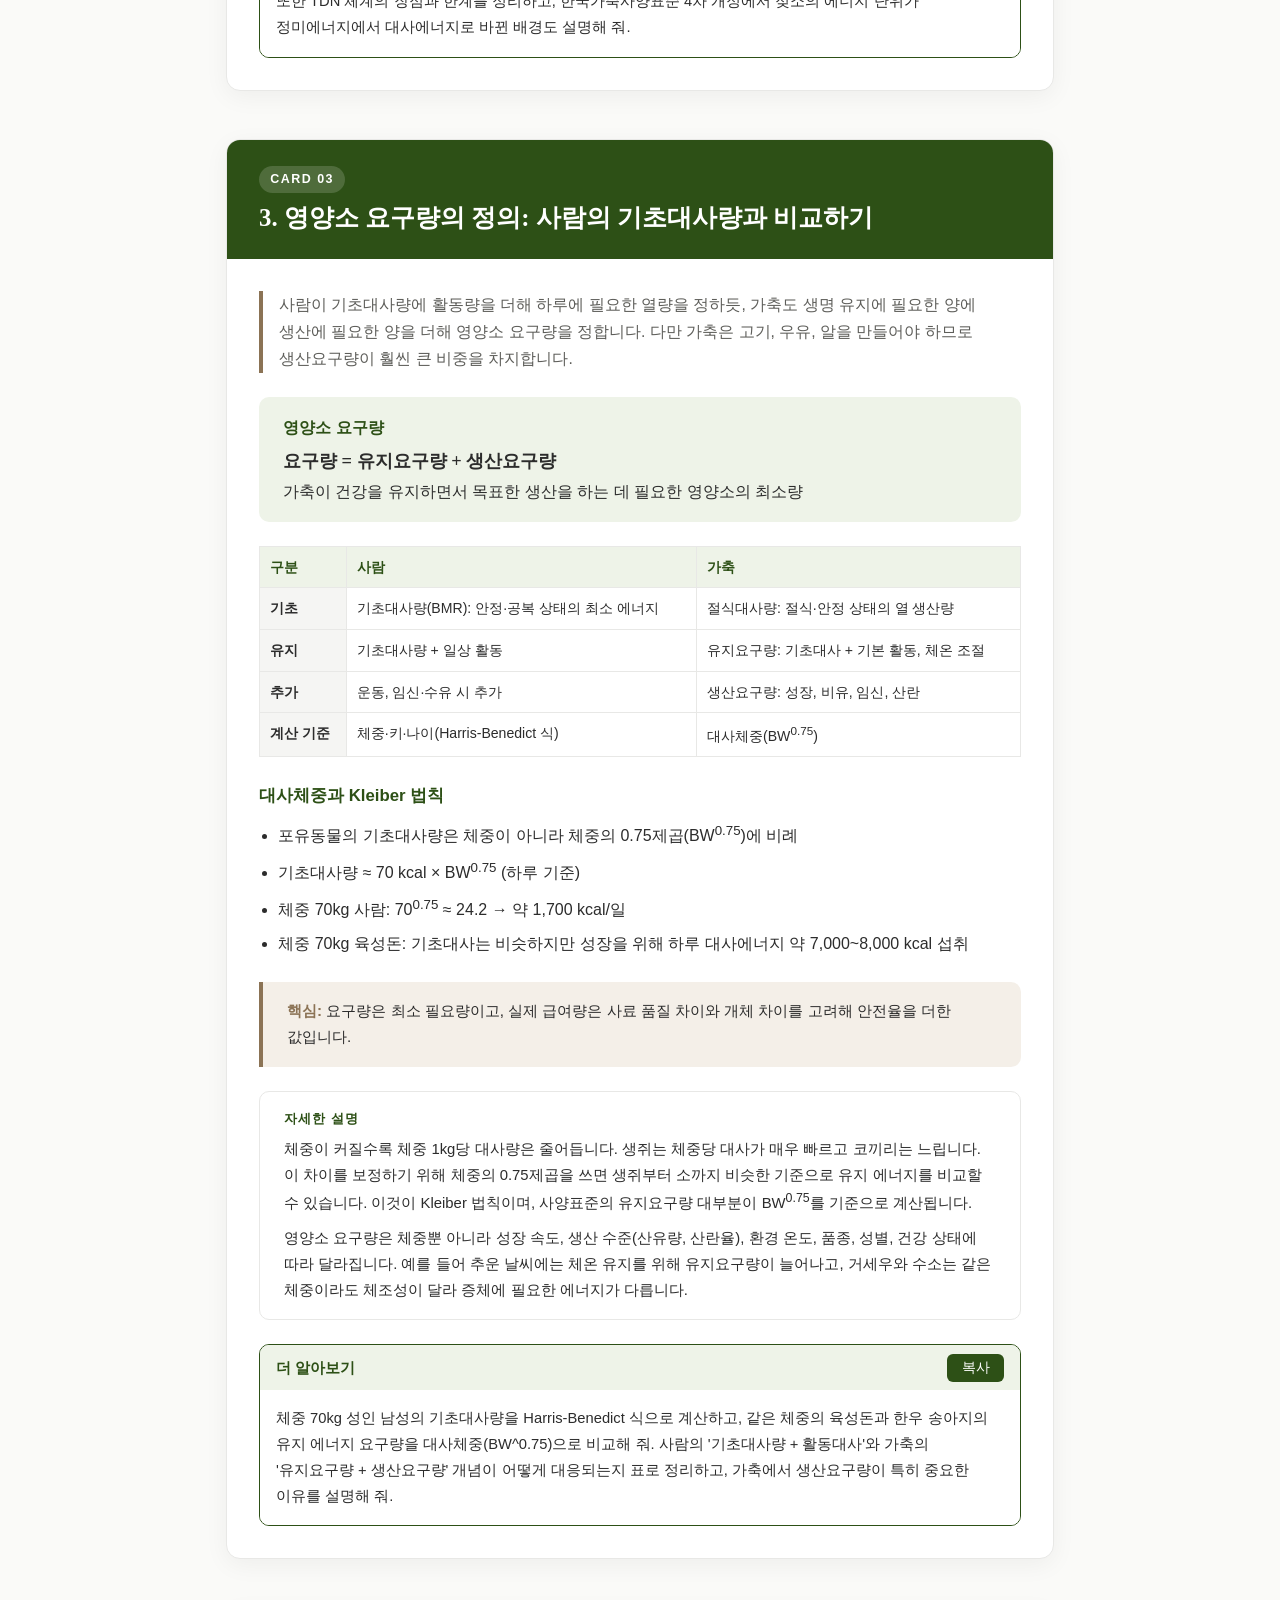
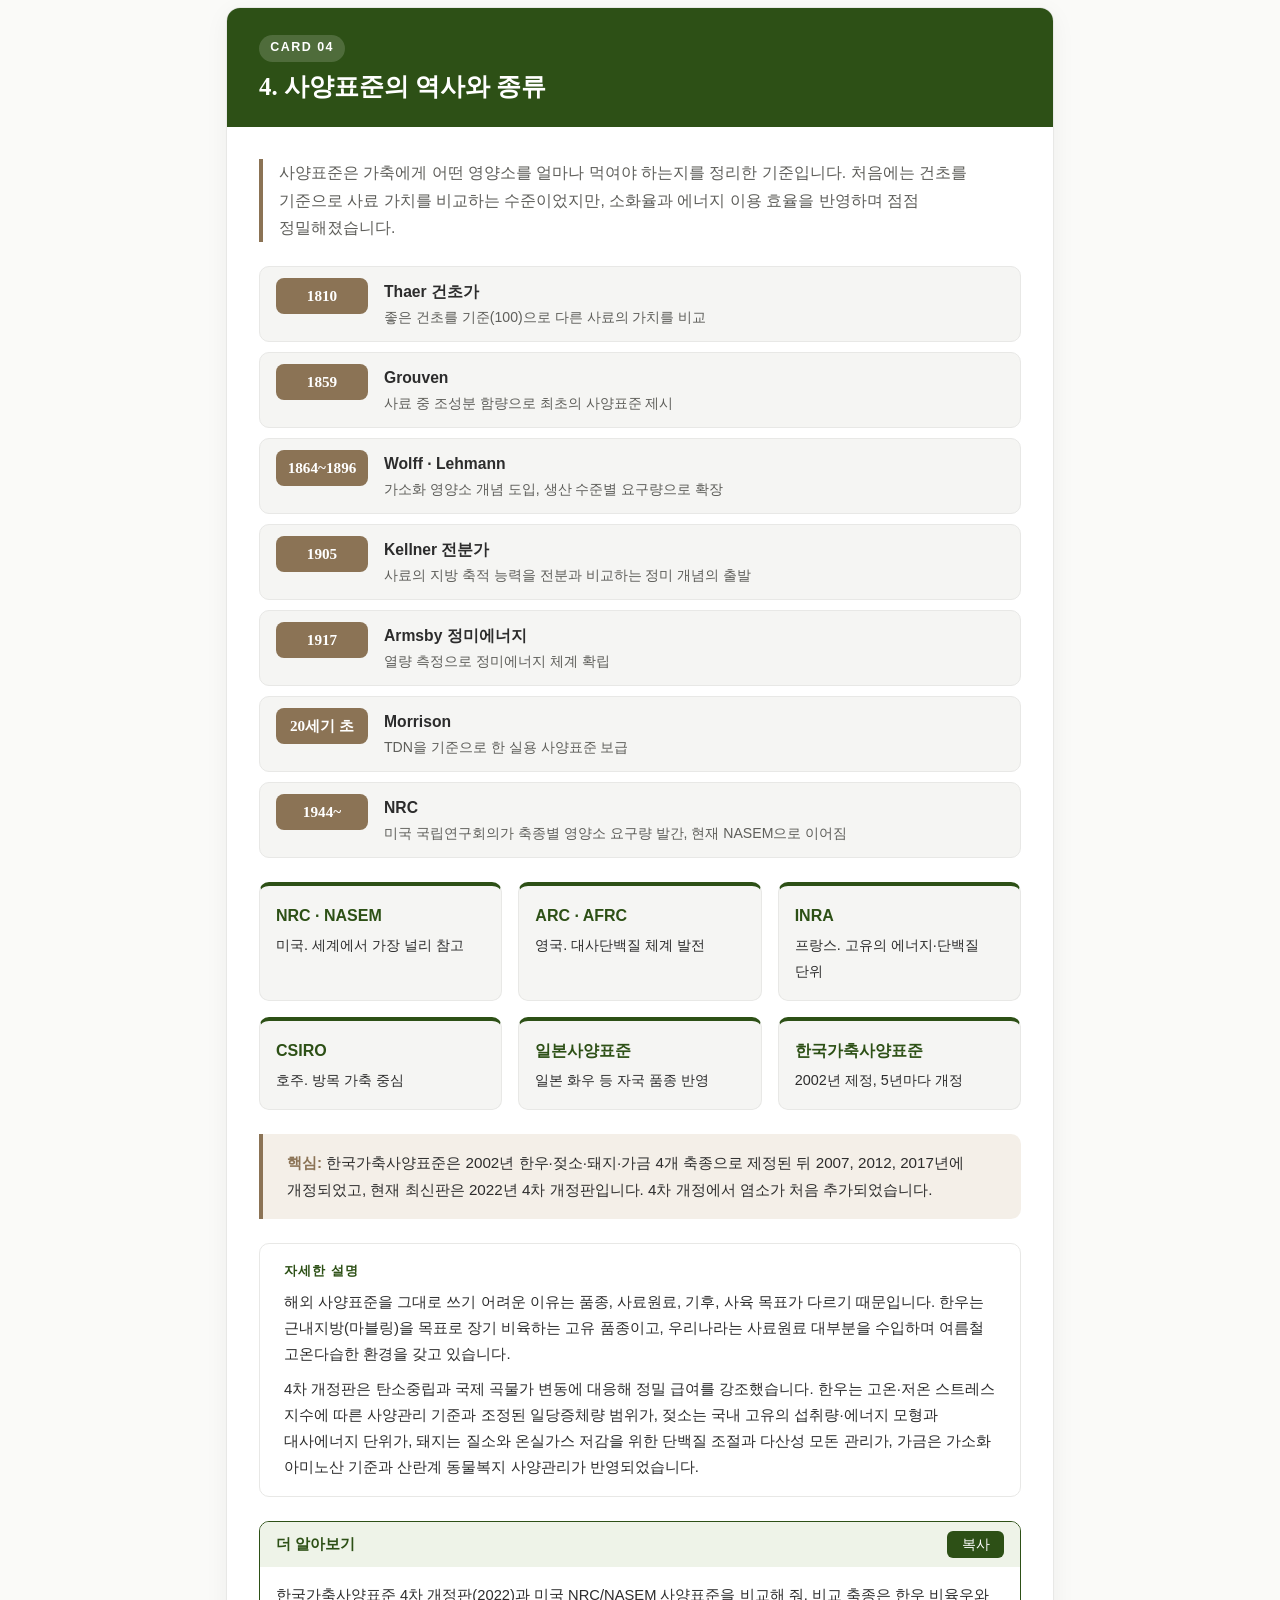
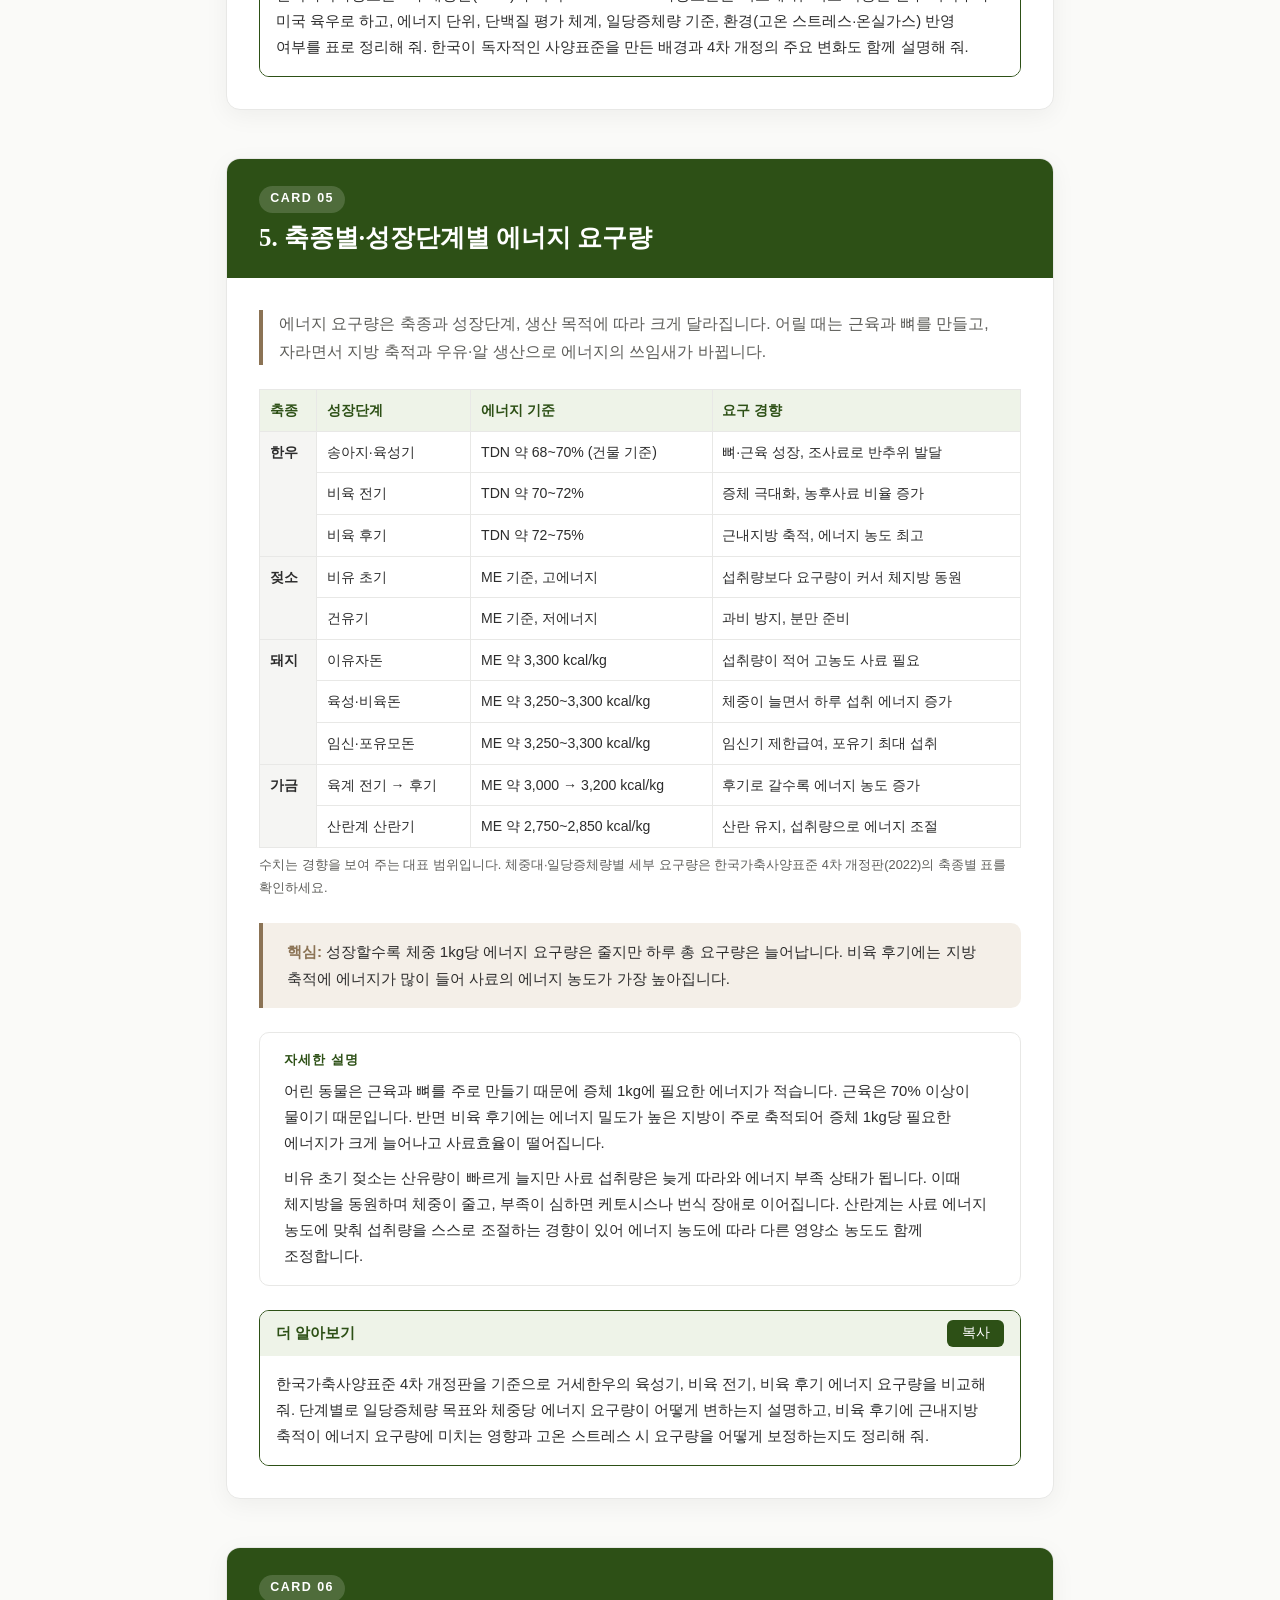
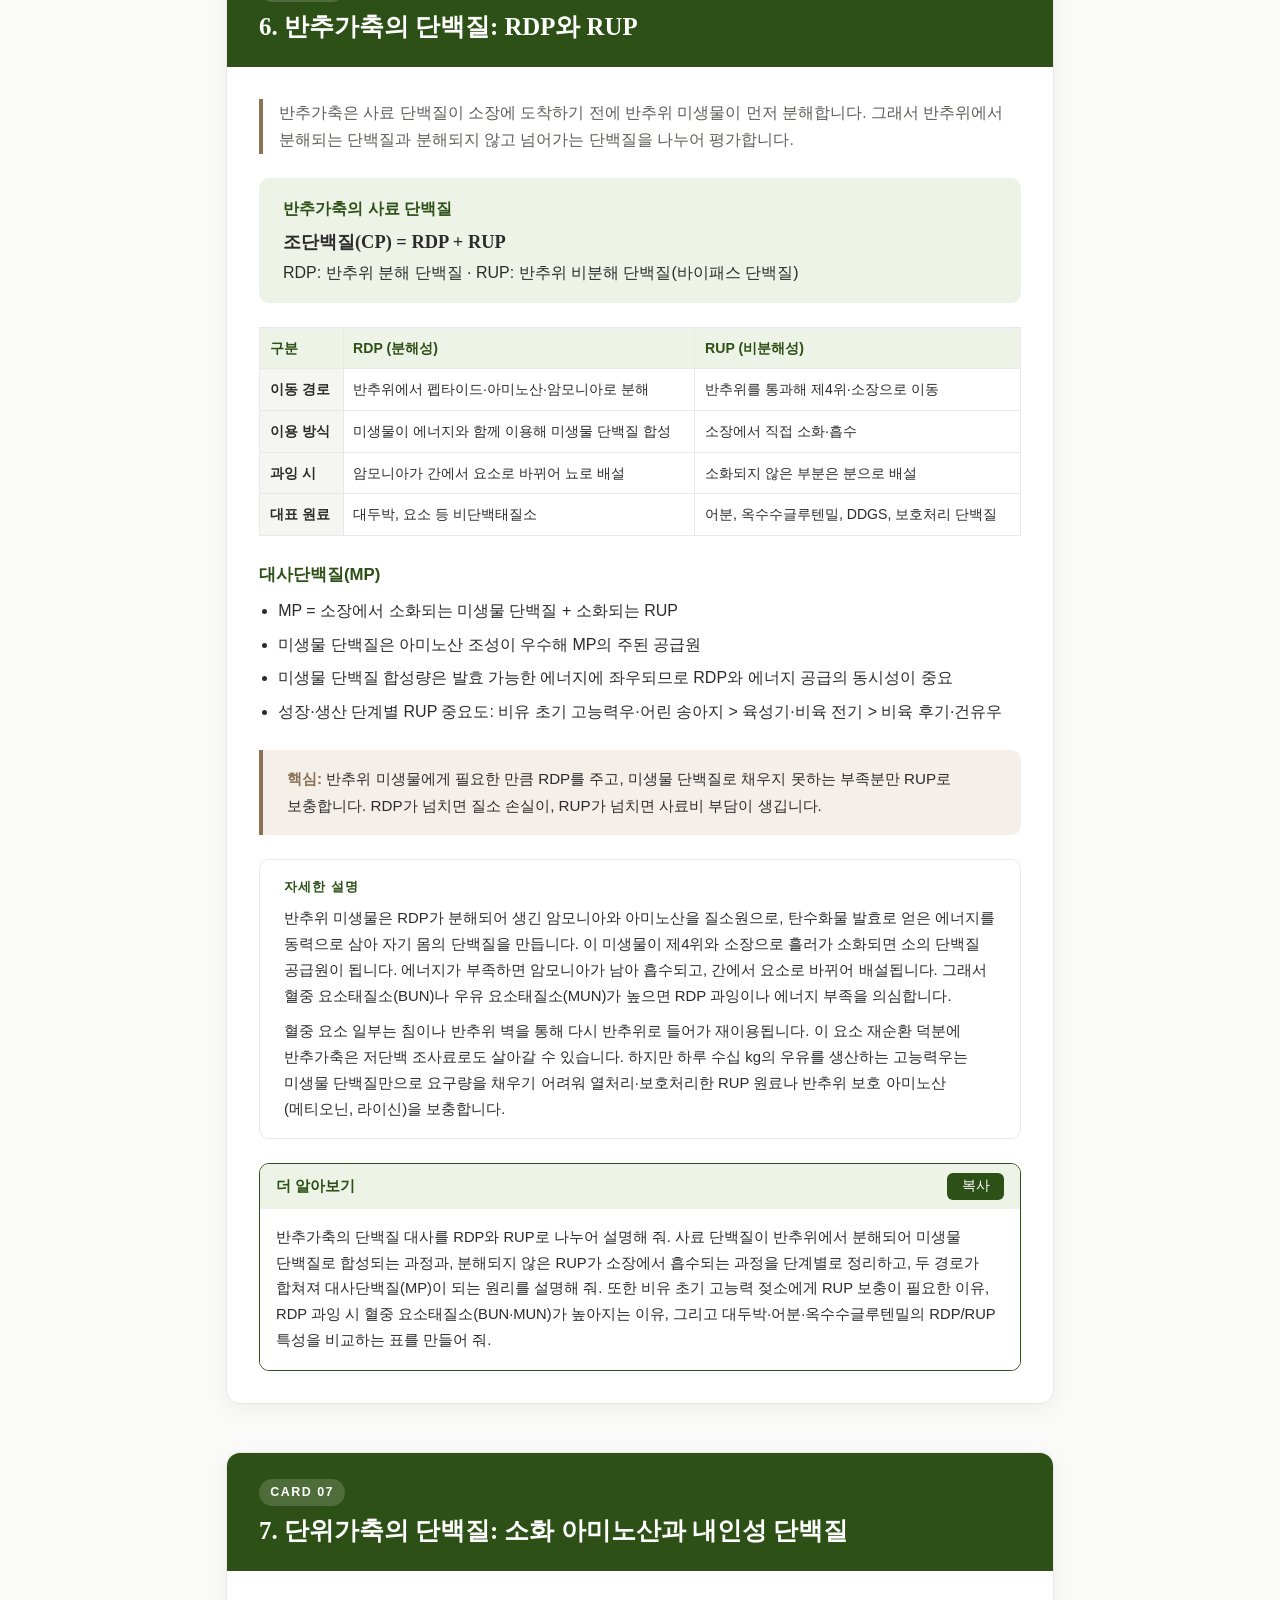
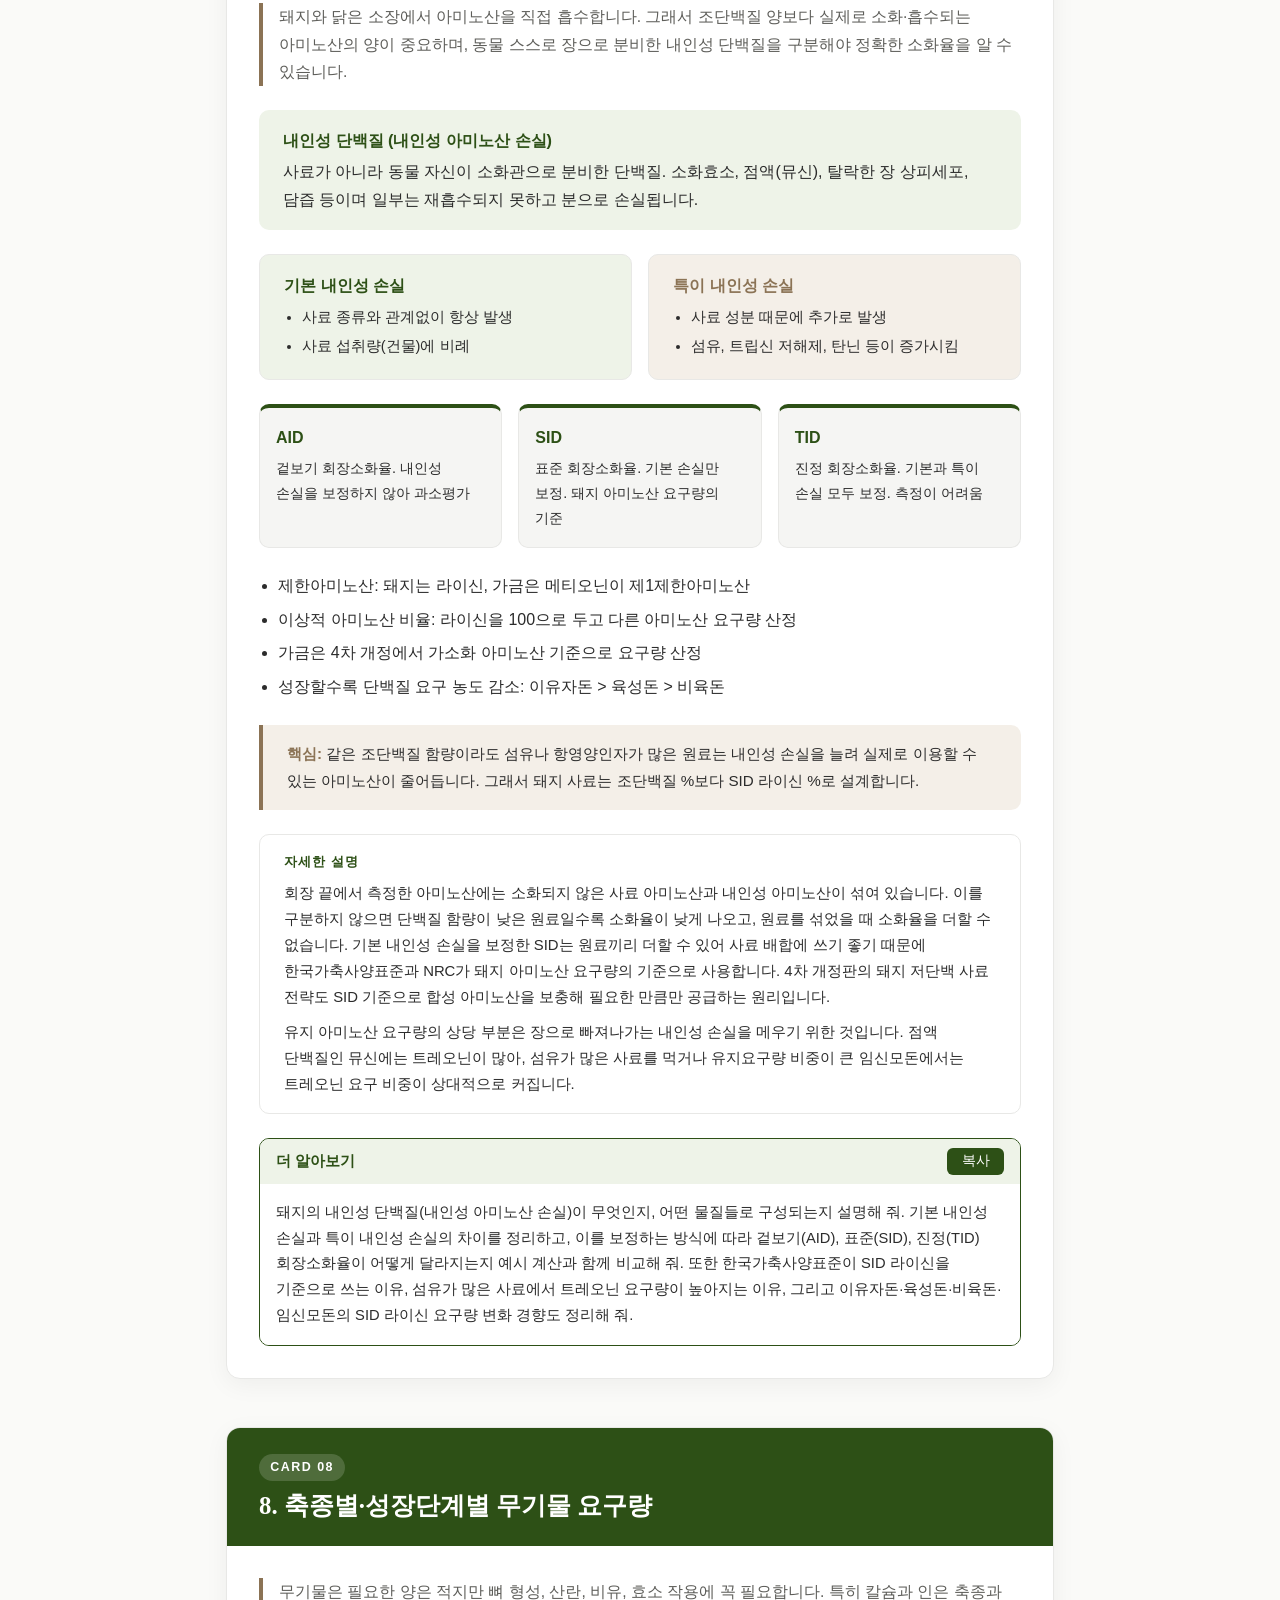
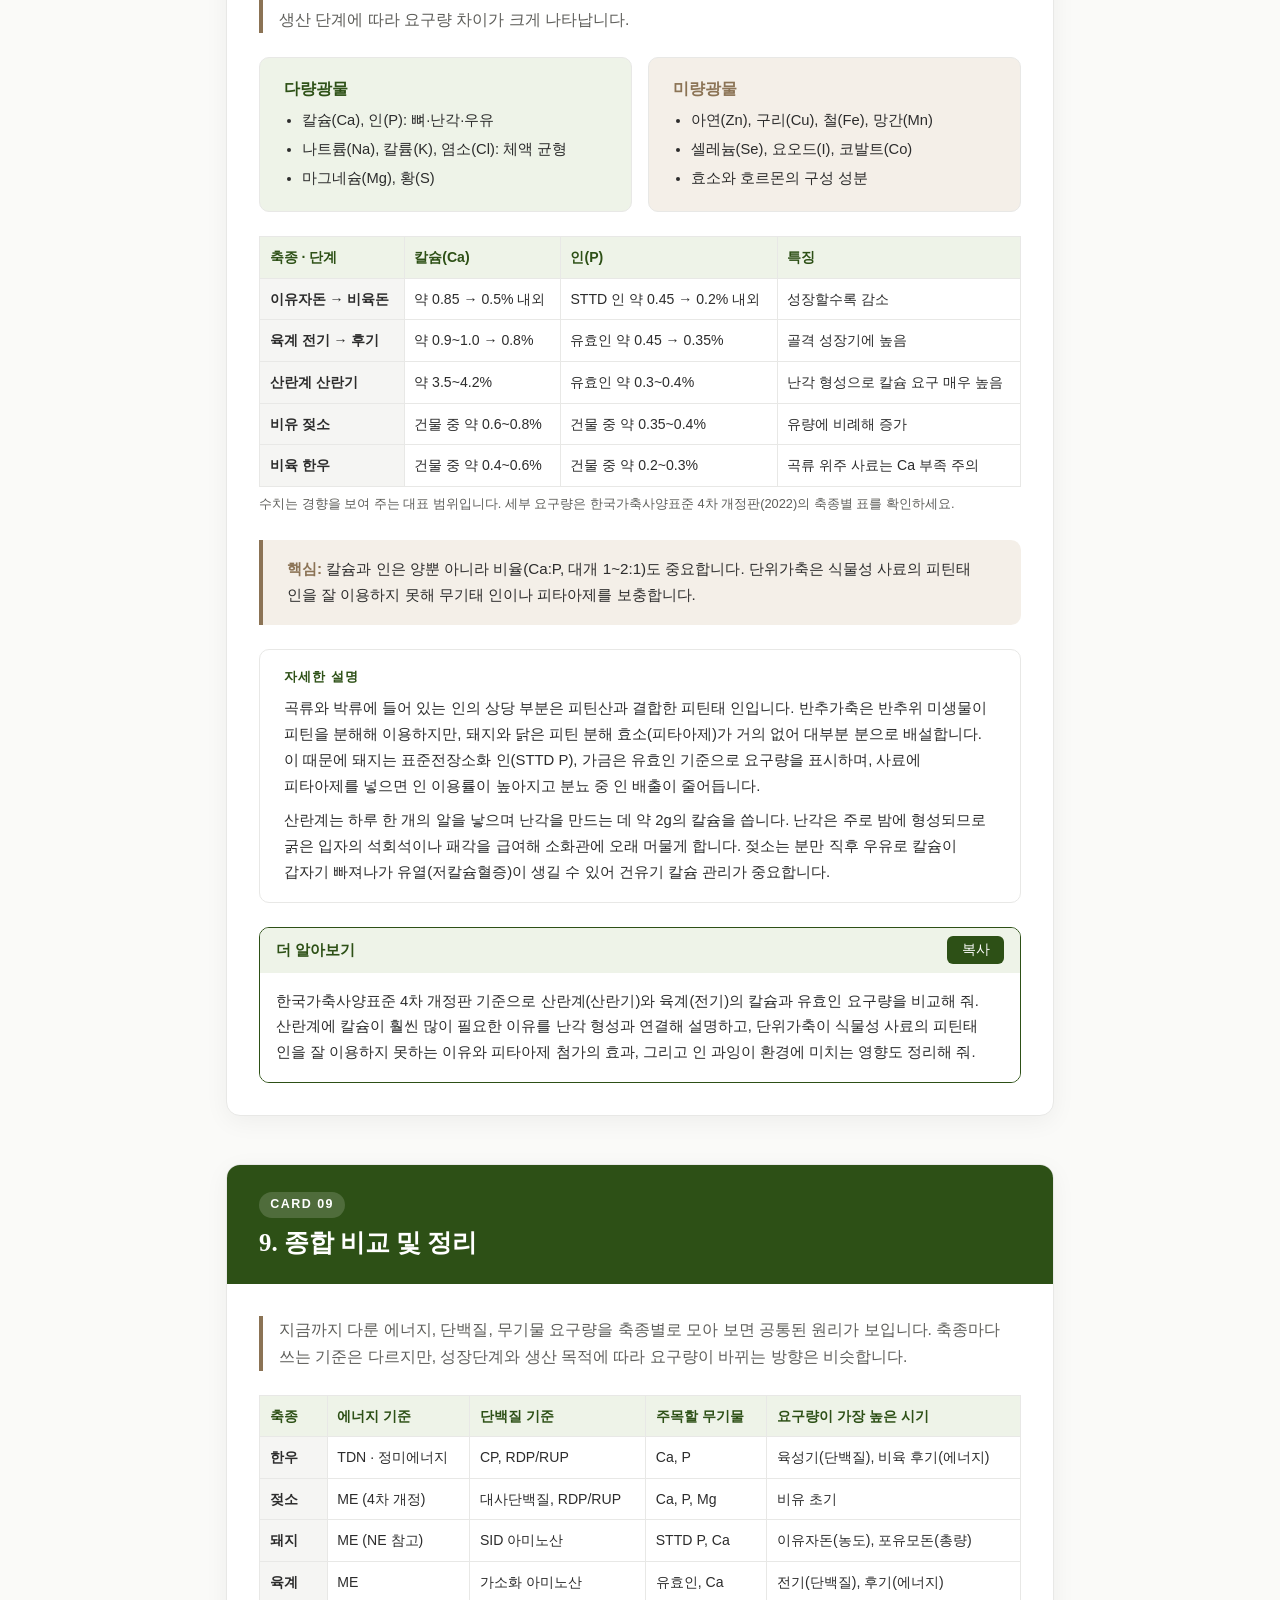
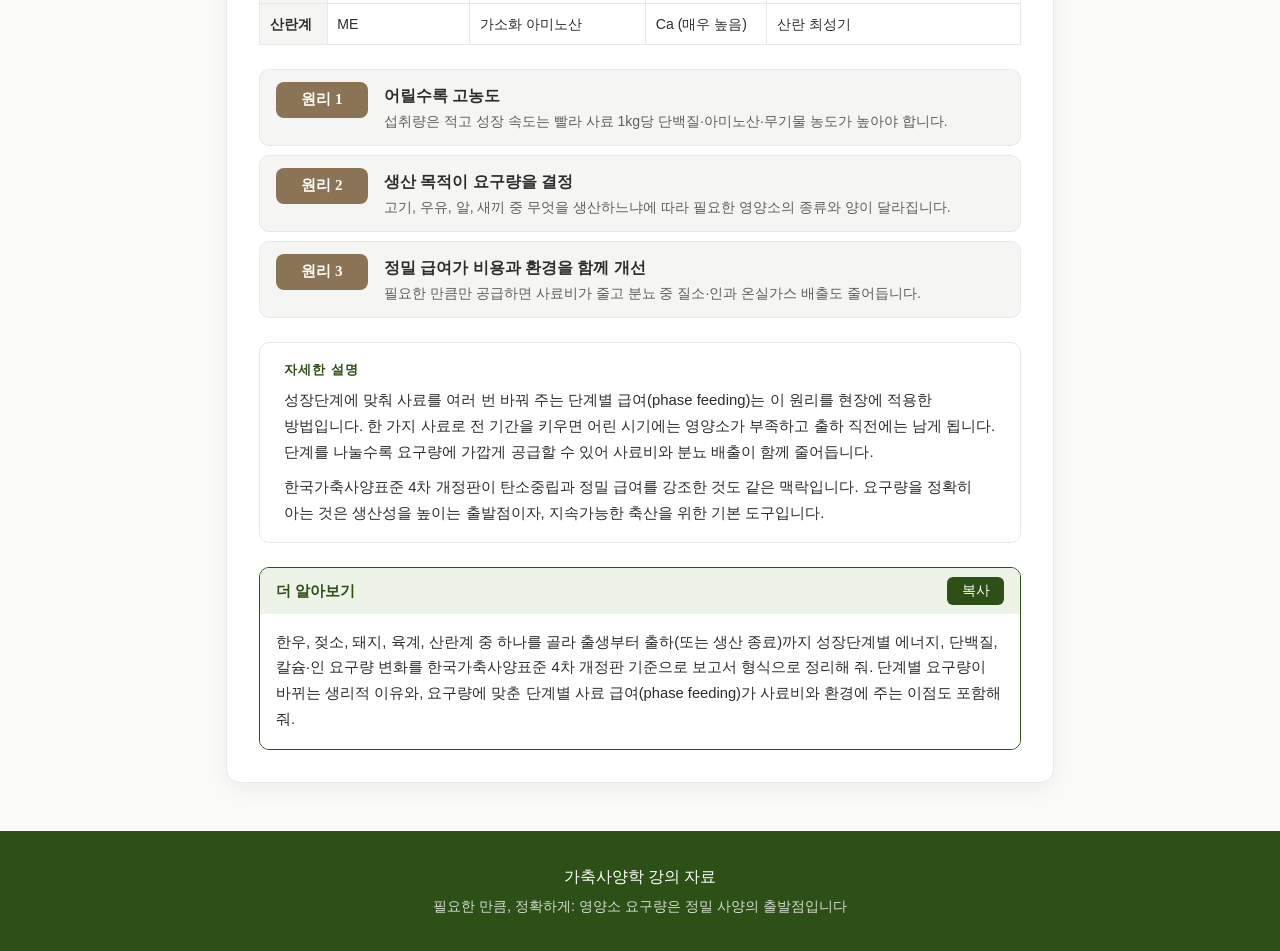
<file: week5.html>
<!DOCTYPE html>
<html lang="ko">
<head>
  <meta charset="UTF-8">
  <meta name="viewport" content="width=device-width, initial-scale=1.0">
  <title>가축사양학 - 제5주차 강의</title>
  <style>
    :root {
      --primary-green: #2D5016;
      --accent-brown: #8B7355;
      --light-bg: #FAFAF8;
      --white: #FFFFFF;
      --dark-text: #2C2C2C;
      --muted-text: #5E5E5A;
      --light-gray: #F5F5F3;
      --border-gray: #E8E8E6;
      --success: #4A7C3F;
      --soft-green: #EEF3E8;
      --soft-brown: #F4EFE8;
      --font-serif: Georgia, 'Times New Roman', serif;
      --font-sans: -apple-system, BlinkMacSystemFont, 'Segoe UI', Roboto, 'Apple SD Gothic Neo', 'Malgun Gothic', sans-serif;
      --spacing-xs: 0.5rem;
      --spacing-sm: 1rem;
      --spacing-md: 1.5rem;
      --spacing-lg: 2rem;
      --spacing-xl: 3rem;
      --radius: 14px;
    }

    @media (prefers-color-scheme: dark) {
      :root {
        --primary-green: #9CC57F;
        --accent-brown: #C9AE8C;
        --light-bg: #1A1C18;
        --white: #23261F;
        --dark-text: #E8E8E3;
        --muted-text: #B3B3AC;
        --light-gray: #2B2E27;
        --border-gray: #3A3D35;
        --success: #8FBF7E;
        --soft-green: #27301F;
        --soft-brown: #302A22;
      }
    }

    * { box-sizing: border-box; margin: 0; padding: 0; }

    body {
      font-family: var(--font-sans);
      background: var(--light-bg);
      color: var(--dark-text);
      line-height: 1.75;
      word-break: keep-all;
      overflow-wrap: break-word;
    }

    /* 헤더 */
    .header {
      background: #2D5016;
      color: #FFFFFF;
      text-align: center;
      padding: var(--spacing-xl) var(--spacing-sm) var(--spacing-lg);
    }
    .title { font-family: var(--font-serif); font-size: 2rem; letter-spacing: -0.01em; }
    .subtitle { margin-top: 0.35rem; opacity: 0.88; font-size: 1.05rem; }
    .week-label {
      display: inline-block;
      margin-bottom: 0.6rem;
      padding: 0.2rem 0.85rem;
      border: 1px solid rgba(255,255,255,0.55);
      border-radius: 999px;
      font-size: 0.85rem;
      letter-spacing: 0.05em;
    }

    /* 상단 도구 막대 */
    .toolbar {
      max-width: 860px;
      margin: 0 auto;
      padding: var(--spacing-md) 16px 0;
      display: flex;
      flex-wrap: wrap;
      gap: var(--spacing-sm);
      align-items: center;
      justify-content: space-between;
    }
    .toolbar-note { font-size: 0.9rem; color: var(--muted-text); }
    .print-button {
      background: var(--primary-green);
      color: var(--white);
      border: none;
      border-radius: 999px;
      padding: 0.7rem 1.6rem;
      font-size: 1rem;
      font-weight: 600;
      font-family: var(--font-sans);
      cursor: pointer;
      transition: opacity 0.2s ease;
    }
    .print-button:hover { opacity: 0.88; }
    .print-button:focus-visible, .copy-button:focus-visible {
      outline: 3px solid var(--accent-brown);
      outline-offset: 2px;
    }

    /* 카드 목차 */
    .card-index {
      max-width: 860px;
      margin: var(--spacing-md) auto 0;
      padding: 0 16px;
      display: flex;
      flex-wrap: wrap;
      gap: 0.5rem;
    }
    .card-index a {
      font-size: 0.85rem;
      color: var(--primary-green);
      text-decoration: none;
      border: 1px solid var(--border-gray);
      background: var(--white);
      border-radius: 999px;
      padding: 0.25rem 0.8rem;
    }
    .card-index a:hover { border-color: var(--primary-green); }

    /* 카드 뉴스 */
    .container {
      max-width: 860px;
      margin: 0 auto;
      padding: var(--spacing-lg) 16px var(--spacing-xl);
      display: flex;
      flex-direction: column;
      gap: var(--spacing-xl);
    }
    .lecture-section {
      background: var(--white);
      border: 1px solid var(--border-gray);
      border-radius: var(--radius);
      box-shadow: 0 6px 24px rgba(0,0,0,0.05);
      overflow: hidden;
      scroll-margin-top: 16px;
    }
    .section-header {
      background: #2D5016;
      color: #FFFFFF;
      padding: var(--spacing-md) var(--spacing-lg);
    }
    .card-number {
      display: inline-block;
      font-size: 0.78rem;
      font-weight: 700;
      letter-spacing: 0.12em;
      padding: 0.15rem 0.7rem;
      border-radius: 999px;
      background: rgba(255,255,255,0.16);
      margin-bottom: 0.5rem;
    }
    .section-title {
      font-family: var(--font-serif);
      font-size: 1.55rem;
      line-height: 1.35;
    }
    .card-body { padding: var(--spacing-lg); }

    .section-description {
      font-size: 0.98rem;
      color: var(--muted-text);
      border-left: 4px solid var(--accent-brown);
      padding-left: var(--spacing-sm);
      margin-bottom: var(--spacing-md);
    }
    .section-content { margin-bottom: var(--spacing-md); }
    .sub-heading {
      font-size: 1.05rem;
      color: var(--primary-green);
      margin: var(--spacing-md) 0 var(--spacing-xs);
    }

    .content-list { padding-left: 1.2rem; }
    .content-list li { margin-bottom: 0.35rem; }

    /* 정의 박스 */
    .definition-box {
      background: var(--soft-green);
      border-radius: 10px;
      padding: var(--spacing-sm) var(--spacing-md);
      margin-bottom: var(--spacing-md);
    }
    .definition-box h3 { font-size: 1.02rem; color: var(--primary-green); margin-bottom: 0.25rem; }
    .definition-box .formula {
      font-family: var(--font-serif);
      font-size: 1.15rem;
      font-weight: 700;
      color: var(--dark-text);
    }

    /* 에너지 흐름 */
    .energy-flow { display: flex; flex-direction: column; align-items: stretch; gap: 0; }
    .flow-step {
      display: grid;
      grid-template-columns: 76px 1fr;
      gap: var(--spacing-sm);
      align-items: center;
      background: var(--light-gray);
      border: 1px solid var(--border-gray);
      border-radius: 10px;
      padding: 0.75rem var(--spacing-sm);
    }
    .flow-step .code {
      font-family: var(--font-serif);
      font-size: 1.35rem;
      font-weight: 700;
      color: var(--primary-green);
      text-align: center;
    }
    .flow-step h4 { font-size: 0.98rem; }
    .flow-step p { font-size: 0.9rem; color: var(--muted-text); }
    .flow-step.final { background: var(--soft-green); border-color: var(--primary-green); }
    .flow-loss {
      position: relative;
      margin: 0 0 0 38px;
      padding: 0.55rem 0 0.55rem 1.4rem;
      border-left: 2px dashed var(--accent-brown);
      font-size: 0.88rem;
      color: var(--accent-brown);
    }
    .flow-loss strong { color: var(--accent-brown); }

    /* 그리드 카드 */
    .nutrient-grid {
      display: grid;
      grid-template-columns: repeat(2, 1fr);
      gap: var(--spacing-sm);
    }
    .nutrient-grid.three { grid-template-columns: repeat(3, 1fr); }
    .nutrient-card {
      background: var(--light-gray);
      border: 1px solid var(--border-gray);
      border-top: 4px solid var(--primary-green);
      border-radius: 10px;
      padding: var(--spacing-sm);
    }
    .nutrient-card h4 { font-size: 1rem; color: var(--primary-green); margin-bottom: 0.2rem; }
    .nutrient-card p { font-size: 0.9rem; }

    /* 비교 박스 */
    .comparison-box {
      display: grid;
      grid-template-columns: 1fr 1fr;
      gap: var(--spacing-sm);
    }
    .comparison-item {
      border-radius: 10px;
      padding: var(--spacing-sm) var(--spacing-md);
      border: 1px solid var(--border-gray);
    }
    .comparison-item.left { background: var(--soft-green); }
    .comparison-item.right { background: var(--soft-brown); }
    .comparison-item h3 { font-size: 1.02rem; margin-bottom: 0.35rem; }
    .comparison-item.left h3 { color: var(--primary-green); }
    .comparison-item.right h3 { color: var(--accent-brown); }
    .comparison-item ul { padding-left: 1.1rem; font-size: 0.92rem; }
    .comparison-item li { margin-bottom: 0.2rem; }

    /* 표 */
    .table-wrap { overflow-x: auto; -webkit-overflow-scrolling: touch; }
    .data-table {
      width: 100%;
      border-collapse: collapse;
      font-size: 0.88rem;
      min-width: 520px;
    }
    .data-table th, .data-table td {
      border: 1px solid var(--border-gray);
      padding: 0.5rem 0.6rem;
      text-align: left;
      vertical-align: top;
    }
    .data-table thead th {
      background: var(--soft-green);
      color: var(--primary-green);
      font-weight: 700;
    }
    .data-table tbody th { background: var(--light-gray); font-weight: 600; white-space: nowrap; }
    .table-note { font-size: 0.8rem; color: var(--muted-text); margin-top: 0.4rem; }

    /* 타임라인 */
    .priority-timeline { display: flex; flex-direction: column; gap: 0.6rem; }
    .priority-item {
      display: grid;
      grid-template-columns: 92px 1fr;
      gap: var(--spacing-sm);
      align-items: start;
      padding: 0.7rem var(--spacing-sm);
      border-radius: 10px;
      background: var(--light-gray);
      border: 1px solid var(--border-gray);
    }
    .priority-number {
      font-family: var(--font-serif);
      font-weight: 700;
      font-size: 0.95rem;
      color: var(--white);
      background: var(--accent-brown);
      border-radius: 8px;
      text-align: center;
      padding: 0.3rem 0.2rem;
    }
    .priority-item h4 { font-size: 0.98rem; }
    .priority-item p { font-size: 0.88rem; color: var(--muted-text); }

    /* 인사이트 */
    .insight-box {
      background: var(--soft-brown);
      border-left: 4px solid var(--accent-brown);
      border-radius: 0 10px 10px 0;
      padding: var(--spacing-sm) var(--spacing-md);
      margin-bottom: var(--spacing-md);
      font-size: 0.95rem;
    }
    .insight-box strong { color: var(--accent-brown); }

    /* 자세한 설명 */
    .detail-box {
      border: 1px solid var(--border-gray);
      border-radius: 10px;
      padding: var(--spacing-sm) var(--spacing-md);
      margin-bottom: var(--spacing-md);
      background: var(--white);
    }
    .detail-box .detail-label {
      font-size: 0.82rem;
      font-weight: 700;
      letter-spacing: 0.08em;
      color: var(--primary-green);
      margin-bottom: 0.35rem;
    }
    .detail-box p { font-size: 0.93rem; margin-bottom: 0.55rem; }
    .detail-box p:last-child { margin-bottom: 0; }

    /* 스니핏 */
    .snippet-box {
      border: 1px solid var(--primary-green);
      border-radius: 10px;
      overflow: hidden;
    }
    .snippet-header {
      display: flex;
      justify-content: space-between;
      align-items: center;
      gap: var(--spacing-sm);
      background: var(--soft-green);
      padding: 0.55rem var(--spacing-sm);
    }
    .snippet-label { font-weight: 700; color: var(--primary-green); font-size: 0.95rem; }
    .copy-button {
      background: var(--primary-green);
      color: var(--white);
      border: none;
      border-radius: 6px;
      padding: 0.3rem 0.9rem;
      font-size: 0.85rem;
      font-family: var(--font-sans);
      cursor: pointer;
    }
    .snippet-content {
      padding: var(--spacing-sm);
      font-size: 0.92rem;
      white-space: pre-line;
      background: var(--white);
    }

    /* 푸터 */
    .footer {
      background: #2D5016;
      color: #FFFFFF;
      text-align: center;
      padding: var(--spacing-lg) var(--spacing-sm);
    }
    .footer-note { opacity: 0.8; font-size: 0.9rem; margin-top: 0.2rem; }

    /* 반응형 */
    @media (max-width: 768px) {
      .card-body { padding: var(--spacing-md); }
      .section-header { padding: var(--spacing-sm) var(--spacing-md); }
      .section-title { font-size: 1.3rem; }
      .comparison-box { grid-template-columns: 1fr; }
      .nutrient-grid.three { grid-template-columns: repeat(2, 1fr); }
    }
    @media (max-width: 480px) {
      .title { font-size: 1.6rem; }
      .nutrient-grid, .nutrient-grid.three { grid-template-columns: 1fr; }
      .flow-step { grid-template-columns: 56px 1fr; }
      .priority-item { grid-template-columns: 1fr; gap: 0.35rem; }
      .priority-number { justify-self: start; padding: 0.2rem 0.7rem; }
      .toolbar { justify-content: center; text-align: center; }
    }
    @media (prefers-reduced-motion: reduce) {
      * { transition: none !important; scroll-behavior: auto !important; }
    }

    /* 인쇄: 카드 한 장 = 한 페이지 */
    @page { size: A4; margin: 12mm; }
    @media print {
      :root {
        --primary-green: #2D5016;
        --accent-brown: #8B7355;
        --light-bg: #FFFFFF;
        --white: #FFFFFF;
        --dark-text: #222222;
        --muted-text: #4A4A46;
        --light-gray: #F5F5F3;
        --border-gray: #D9D9D5;
        --soft-green: #EEF3E8;
        --soft-brown: #F4EFE8;
      }
      * { -webkit-print-color-adjust: exact; print-color-adjust: exact; }
      body { background: #FFFFFF; font-size: 9.5pt; line-height: 1.55; }
      .header, .toolbar, .card-index, .footer, .copy-button { display: none !important; }
      .container { max-width: none; padding: 0; gap: 0; display: block; }
      .lecture-section {
        box-shadow: none;
        border: 1px solid #D9D9D5;
        break-after: page;
        page-break-after: always;
      }
      .lecture-section:last-child { break-after: auto; page-break-after: auto; }
      .section-header { padding: 10px 16px; }
      .section-title { font-size: 15pt; }
      .card-body { padding: 12px 16px; }
      .section-description, .detail-box p, .snippet-content, .insight-box { font-size: 9pt; }
      .data-table { font-size: 8pt; min-width: 0; }
      .data-table th, .data-table td { padding: 3px 5px; }
      .section-content, .definition-box, .insight-box, .detail-box { margin-bottom: 8px; }
      .nutrient-grid, .comparison-box { gap: 6px; }
      .nutrient-card, .comparison-item, .flow-step, .priority-item { padding: 6px 10px; }
      .flow-loss { padding: 3px 0 3px 1rem; }
      .priority-timeline { gap: 4px; }
      .table-wrap { overflow: visible; }
      .snippet-box, .detail-box, .table-wrap, .nutrient-card, .comparison-item { break-inside: avoid; }
      body { font-size: 9pt; line-height: 1.45; }
      .card-number { margin-bottom: 2px; font-size: 7pt; }
      .section-description { margin-bottom: 8px; }
      .sub-heading { margin: 6px 0 2px; font-size: 10pt; }
      .content-list li { margin-bottom: 1px; }
      .nutrient-grid { grid-template-columns: repeat(4, 1fr); }
      .nutrient-grid.three { grid-template-columns: repeat(3, 1fr); }
      .nutrient-card h4, .comparison-item h3, .definition-box h3 { font-size: 9.5pt; }
      .nutrient-card p, .comparison-item ul, .priority-item p, .flow-step p { font-size: 8.5pt; }
      .comparison-box { grid-template-columns: 1fr 1fr; }
      .priority-timeline { display: grid; grid-template-columns: 1fr 1fr; gap: 4px; }
      .priority-item { grid-template-columns: 70px 1fr; gap: 6px; }
      .priority-number { font-size: 8pt; padding: 2px; }
      .priority-item h4 { font-size: 9pt; }
      .detail-box p { margin-bottom: 4px; }
      .definition-box { padding: 6px 12px; }
      .definition-box .formula { font-size: 10.5pt; }
      .snippet-header { padding: 4px 10px; }
      .snippet-content { padding: 6px 10px; font-size: 8.5pt; }
      .insight-box { padding: 6px 12px; }
    }
  </style>
</head>
<body>
  <header class="header">
    <div class="header-content">
      <span class="week-label">제5주차</span>
      <h1 class="title">가축사양학</h1>
      <p class="subtitle">사료 에너지의 구성과 영양소 요구량</p>
    </div>
  </header>

  <div class="toolbar">
    <p class="toolbar-note">카드 9장 · 출력 시 카드 한 장이 한 페이지로 나뉩니다</p>
    <button class="print-button" onclick="window.print()">전체 출력하기</button>
  </div>

  <nav class="card-index" aria-label="카드 목차">
    <a href="#card-1">01 에너지의 흐름</a>
    <a href="#card-2">02 정미에너지</a>
    <a href="#card-3">03 요구량의 정의</a>
    <a href="#card-4">04 사양표준</a>
    <a href="#card-5">05 에너지 요구량</a>
    <a href="#card-6">06 반추가축 단백질</a>
    <a href="#card-7">07 단위가축 단백질</a>
    <a href="#card-8">08 무기물 요구량</a>
    <a href="#card-9">09 종합 정리</a>
  </nav>

  <main class="container">

    <!-- CARD 01 -->
    <section class="lecture-section" id="card-1">
      <div class="section-header">
        <span class="card-number">CARD 01</span>
        <h2 class="section-title">1. 사료 에너지의 흐름: GE에서 NE까지</h2>
      </div>
      <div class="card-body">
        <p class="section-description">
          사료를 완전히 태웠을 때 나오는 에너지가 모두 가축에게 쓰이는 것은 아닙니다. 소화되지 않고 빠져나가는 에너지, 오줌과 가스로 나가는 에너지, 대사 과정에서 열로 사라지는 에너지를 단계별로 빼 나가면 실제로 쓸 수 있는 에너지만 남습니다.
        </p>

        <div class="section-content">
          <div class="energy-flow">
            <div class="flow-step">
              <div class="code">GE</div>
              <div>
                <h4>총에너지 (Gross Energy)</h4>
                <p>봄베열량계로 사료를 완전 연소해 측정. 탄수화물 약 4.2, 단백질 약 5.6, 지방 약 9.4 kcal/g</p>
              </div>
            </div>
            <div class="flow-loss"><strong>손실</strong> 분 에너지: 소화되지 않고 분으로 배설되는 에너지</div>
            <div class="flow-step">
              <div class="code">DE</div>
              <div>
                <h4>가소화에너지 (Digestible Energy)</h4>
                <p>DE = GE − 분 에너지</p>
              </div>
            </div>
            <div class="flow-loss"><strong>손실</strong> 뇨 에너지 + 가스 에너지(메탄)</div>
            <div class="flow-step">
              <div class="code">ME</div>
              <div>
                <h4>대사에너지 (Metabolizable Energy)</h4>
                <p>ME = DE − 뇨 에너지 − 메탄 에너지</p>
              </div>
            </div>
            <div class="flow-loss"><strong>손실</strong> 열증가(HI): 소화·발효·영양소 대사 과정에서 열로 발산</div>
            <div class="flow-step final">
              <div class="code">NE</div>
              <div>
                <h4>정미에너지 (Net Energy)</h4>
                <p>NE = ME − 열증가. 유지와 생산(증체·비유·번식)에 실제로 쓰이는 에너지</p>
              </div>
            </div>
          </div>
        </div>

        <div class="insight-box">
          <p><strong>핵심:</strong> 단계가 내려갈수록 측정은 어려워지지만 가축이 실제로 쓰는 에너지에 가까워집니다. 그래서 정밀한 사양표준일수록 ME나 NE를 사용합니다.</p>
        </div>

        <div class="detail-box">
          <p class="detail-label">자세한 설명</p>
          <p>분 에너지는 사료 중 소화되지 않은 부분뿐 아니라 장에서 떨어져 나온 세포, 소화효소 같은 대사성 분 성분도 포함합니다. 섬유가 많은 조사료일수록 분 에너지 손실이 커서 GE 대비 DE 비율이 낮습니다.</p>
          <p>반추가축은 반추위 발효 과정에서 메탄이 만들어져 사료 총에너지의 약 6% 안팎(사료에 따라 2~12%)이 가스로 손실됩니다. 반추가축에서 ME는 대략 DE의 82% 수준으로 계산합니다. 가금은 분과 뇨가 총배설강으로 함께 배설되어 DE를 따로 측정하기 어렵기 때문에 처음부터 ME, 특히 질소 보정 대사에너지(AMEn)를 사용합니다.</p>
          <p>열증가는 단백질이나 섬유가 많은 사료에서 커집니다. 더운 날씨에는 열증가가 고온 스트레스를 키우는 부담이 되고, 추운 날씨에는 체온 유지에 일부 활용되기도 합니다.</p>
        </div>

        <div class="snippet-box">
          <div class="snippet-header">
            <span class="snippet-label">더 알아보기</span>
            <button class="copy-button" onclick="copyToClipboard('snippet-1', this)">복사</button>
          </div>
          <div class="snippet-content" id="snippet-1">옥수수 1kg의 총에너지(GE)를 약 4.4 Mcal로 가정하고, 한우와 육계에서 DE, ME, NE로 단계적으로 줄어드는 과정을 표로 정리해 줘. 각 단계에서 손실되는 에너지(분, 뇨, 메탄, 열증가)가 무엇이며 왜 반추가축과 가금에서 손실 비율이 다른지 설명하고, 한국가축사양표준에서 축종마다 다른 에너지 단위를 쓰는 이유도 덧붙여 줘.</div>
        </div>
      </div>
    </section>

    <!-- CARD 02 -->
    <section class="lecture-section" id="card-2">
      <div class="section-header">
        <span class="card-number">CARD 02</span>
        <h2 class="section-title">2. 정미에너지의 분할과 축종별 에너지 체계</h2>
      </div>
      <div class="card-body">
        <p class="section-description">
          정미에너지(NE)는 쓰임새에 따라 다시 나뉩니다. 생명 유지에 쓰이는 부분과 고기, 우유, 태아를 만드는 데 쓰이는 부분은 ME에서 전환되는 효율이 서로 달라 따로 계산합니다.
        </p>

        <div class="section-content">
          <div class="nutrient-grid">
            <div class="nutrient-card">
              <h4>NEm (유지)</h4>
              <p>체온 유지, 호흡, 혈액순환 등 생명 유지에 필요한 에너지. 생산이 없어도 반드시 필요</p>
            </div>
            <div class="nutrient-card">
              <h4>NEg (증체)</h4>
              <p>근육과 지방을 축적해 체중을 늘리는 데 쓰이는 에너지. 육성우·비육우에서 중요</p>
            </div>
            <div class="nutrient-card">
              <h4>NEl (비유)</h4>
              <p>우유를 생산하는 데 쓰이는 에너지. 유량과 유지방 함량에 따라 달라짐</p>
            </div>
            <div class="nutrient-card">
              <h4>NEr (번식·임신)</h4>
              <p>태아와 태반 등 임신 산물의 성장에 쓰이는 에너지. 임신 후기에 급격히 증가</p>
            </div>
          </div>

          <h3 class="sub-heading">ME가 NE로 바뀌는 효율</h3>
          <ul class="content-list">
            <li>유지(km): 약 0.6~0.7</li>
            <li>비유(kl): 약 0.6~0.65</li>
            <li>증체(kg): 약 0.3~0.5로 가장 낮음</li>
          </ul>
        </div>

        <div class="comparison-box section-content">
          <div class="comparison-item left">
            <h3>반추가축</h3>
            <ul>
              <li>메탄·열증가 손실이 커서 NE 또는 ME로 정밀하게 평가</li>
              <li>한우: TDN과 정미에너지(유지·증체)</li>
              <li>젖소: 4차 개정에서 NE에서 ME 단위로 변경</li>
            </ul>
          </div>
          <div class="comparison-item right">
            <h3>단위가축</h3>
            <ul>
              <li>메탄 손실이 적어 DE와 ME의 차이가 작음</li>
              <li>돼지: ME 중심, NE 체계도 활용</li>
              <li>가금: 분뇨가 함께 배설되어 ME(AMEn) 사용</li>
            </ul>
          </div>
        </div>

        <div class="insight-box">
          <p><strong>핵심:</strong> 같은 사료라도 유지용으로 계산한 NE 값이 증체용보다 큽니다. 증체 효율이 낮기 때문에 비육 사료는 에너지 농도를 높여야 합니다.</p>
        </div>

        <div class="detail-box">
          <p class="detail-label">자세한 설명</p>
          <p>TDN(가소화 영양소 총량)은 가소화 조단백질, 가소화 조섬유, 가소화 가용무질소물, 가소화 조지방×2.25를 더한 값으로, 오래전부터 쓰인 에너지 지표입니다. TDN 1kg은 가소화에너지 약 4.4 Mcal에 해당합니다. 계산이 쉬워 지금도 한우 사료 설계에 널리 쓰이지만, 메탄과 열증가 손실을 반영하지 못한다는 한계가 있습니다.</p>
          <p>증체 효율이 낮은 이유는 체지방과 체단백질을 합성하는 데 많은 에너지가 소모되기 때문입니다. 특히 단백질 합성은 분해와 재합성이 반복되어 에너지 비용이 큽니다. 비유는 유지와 비슷한 효율을 보여 젖소에서는 유지와 비유를 같은 단위로 계산하는 방식이 쓰여 왔습니다.</p>
        </div>

        <div class="snippet-box">
          <div class="snippet-header">
            <span class="snippet-label">더 알아보기</span>
            <button class="copy-button" onclick="copyToClipboard('snippet-2', this)">복사</button>
          </div>
          <div class="snippet-content" id="snippet-2">정미에너지(NE)가 NEm, NEg, NEl, NEr로 나뉘는 이유를 설명해 줘. ME가 각 용도의 NE로 전환되는 효율(km, kg, kl)이 왜 서로 다른지 생리적으로 설명하고, 같은 사료의 NEm과 NEg 값이 다른 이유를 예시로 보여 줘. 또한 TDN 체계의 장점과 한계를 정리하고, 한국가축사양표준 4차 개정에서 젖소의 에너지 단위가 정미에너지에서 대사에너지로 바뀐 배경도 설명해 줘.</div>
        </div>
      </div>
    </section>

    <!-- CARD 03 -->
    <section class="lecture-section" id="card-3">
      <div class="section-header">
        <span class="card-number">CARD 03</span>
        <h2 class="section-title">3. 영양소 요구량의 정의: 사람의 기초대사량과 비교하기</h2>
      </div>
      <div class="card-body">
        <p class="section-description">
          사람이 기초대사량에 활동량을 더해 하루에 필요한 열량을 정하듯, 가축도 생명 유지에 필요한 양에 생산에 필요한 양을 더해 영양소 요구량을 정합니다. 다만 가축은 고기, 우유, 알을 만들어야 하므로 생산요구량이 훨씬 큰 비중을 차지합니다.
        </p>

        <div class="definition-box">
          <h3>영양소 요구량</h3>
          <p class="formula">요구량 = 유지요구량 + 생산요구량</p>
          <p>가축이 건강을 유지하면서 목표한 생산을 하는 데 필요한 영양소의 최소량</p>
        </div>

        <div class="section-content table-wrap">
          <table class="data-table">
            <thead>
              <tr><th>구분</th><th>사람</th><th>가축</th></tr>
            </thead>
            <tbody>
              <tr><th>기초</th><td>기초대사량(BMR): 안정·공복 상태의 최소 에너지</td><td>절식대사량: 절식·안정 상태의 열 생산량</td></tr>
              <tr><th>유지</th><td>기초대사량 + 일상 활동</td><td>유지요구량: 기초대사 + 기본 활동, 체온 조절</td></tr>
              <tr><th>추가</th><td>운동, 임신·수유 시 추가</td><td>생산요구량: 성장, 비유, 임신, 산란</td></tr>
              <tr><th>계산 기준</th><td>체중·키·나이(Harris-Benedict 식)</td><td>대사체중(BW<sup>0.75</sup>)</td></tr>
            </tbody>
          </table>
        </div>

        <h3 class="sub-heading">대사체중과 Kleiber 법칙</h3>
        <ul class="content-list section-content">
          <li>포유동물의 기초대사량은 체중이 아니라 체중의 0.75제곱(BW<sup>0.75</sup>)에 비례</li>
          <li>기초대사량 ≈ 70 kcal × BW<sup>0.75</sup> (하루 기준)</li>
          <li>체중 70kg 사람: 70<sup>0.75</sup> ≈ 24.2 → 약 1,700 kcal/일</li>
          <li>체중 70kg 육성돈: 기초대사는 비슷하지만 성장을 위해 하루 대사에너지 약 7,000~8,000 kcal 섭취</li>
        </ul>

        <div class="insight-box">
          <p><strong>핵심:</strong> 요구량은 최소 필요량이고, 실제 급여량은 사료 품질 차이와 개체 차이를 고려해 안전율을 더한 값입니다.</p>
        </div>

        <div class="detail-box">
          <p class="detail-label">자세한 설명</p>
          <p>체중이 커질수록 체중 1kg당 대사량은 줄어듭니다. 생쥐는 체중당 대사가 매우 빠르고 코끼리는 느립니다. 이 차이를 보정하기 위해 체중의 0.75제곱을 쓰면 생쥐부터 소까지 비슷한 기준으로 유지 에너지를 비교할 수 있습니다. 이것이 Kleiber 법칙이며, 사양표준의 유지요구량 대부분이 BW<sup>0.75</sup>를 기준으로 계산됩니다.</p>
          <p>영양소 요구량은 체중뿐 아니라 성장 속도, 생산 수준(산유량, 산란율), 환경 온도, 품종, 성별, 건강 상태에 따라 달라집니다. 예를 들어 추운 날씨에는 체온 유지를 위해 유지요구량이 늘어나고, 거세우와 수소는 같은 체중이라도 체조성이 달라 증체에 필요한 에너지가 다릅니다.</p>
        </div>

        <div class="snippet-box">
          <div class="snippet-header">
            <span class="snippet-label">더 알아보기</span>
            <button class="copy-button" onclick="copyToClipboard('snippet-3', this)">복사</button>
          </div>
          <div class="snippet-content" id="snippet-3">체중 70kg 성인 남성의 기초대사량을 Harris-Benedict 식으로 계산하고, 같은 체중의 육성돈과 한우 송아지의 유지 에너지 요구량을 대사체중(BW^0.75)으로 비교해 줘. 사람의 '기초대사량 + 활동대사'와 가축의 '유지요구량 + 생산요구량' 개념이 어떻게 대응되는지 표로 정리하고, 가축에서 생산요구량이 특히 중요한 이유를 설명해 줘.</div>
        </div>
      </div>
    </section>

    <!-- CARD 04 -->
    <section class="lecture-section" id="card-4">
      <div class="section-header">
        <span class="card-number">CARD 04</span>
        <h2 class="section-title">4. 사양표준의 역사와 종류</h2>
      </div>
      <div class="card-body">
        <p class="section-description">
          사양표준은 가축에게 어떤 영양소를 얼마나 먹여야 하는지를 정리한 기준입니다. 처음에는 건초를 기준으로 사료 가치를 비교하는 수준이었지만, 소화율과 에너지 이용 효율을 반영하며 점점 정밀해졌습니다.
        </p>

        <div class="section-content">
          <div class="priority-timeline">
            <div class="priority-item">
              <div class="priority-number">1810</div>
              <div><h4>Thaer 건초가</h4><p>좋은 건초를 기준(100)으로 다른 사료의 가치를 비교</p></div>
            </div>
            <div class="priority-item">
              <div class="priority-number">1859</div>
              <div><h4>Grouven</h4><p>사료 중 조성분 함량으로 최초의 사양표준 제시</p></div>
            </div>
            <div class="priority-item">
              <div class="priority-number">1864~1896</div>
              <div><h4>Wolff · Lehmann</h4><p>가소화 영양소 개념 도입, 생산 수준별 요구량으로 확장</p></div>
            </div>
            <div class="priority-item">
              <div class="priority-number">1905</div>
              <div><h4>Kellner 전분가</h4><p>사료의 지방 축적 능력을 전분과 비교하는 정미 개념의 출발</p></div>
            </div>
            <div class="priority-item">
              <div class="priority-number">1917</div>
              <div><h4>Armsby 정미에너지</h4><p>열량 측정으로 정미에너지 체계 확립</p></div>
            </div>
            <div class="priority-item">
              <div class="priority-number">20세기 초</div>
              <div><h4>Morrison</h4><p>TDN을 기준으로 한 실용 사양표준 보급</p></div>
            </div>
            <div class="priority-item">
              <div class="priority-number">1944~</div>
              <div><h4>NRC</h4><p>미국 국립연구회의가 축종별 영양소 요구량 발간, 현재 NASEM으로 이어짐</p></div>
            </div>
          </div>
        </div>

        <div class="section-content">
          <div class="nutrient-grid three">
            <div class="nutrient-card"><h4>NRC · NASEM</h4><p>미국. 세계에서 가장 널리 참고</p></div>
            <div class="nutrient-card"><h4>ARC · AFRC</h4><p>영국. 대사단백질 체계 발전</p></div>
            <div class="nutrient-card"><h4>INRA</h4><p>프랑스. 고유의 에너지·단백질 단위</p></div>
            <div class="nutrient-card"><h4>CSIRO</h4><p>호주. 방목 가축 중심</p></div>
            <div class="nutrient-card"><h4>일본사양표준</h4><p>일본 화우 등 자국 품종 반영</p></div>
            <div class="nutrient-card"><h4>한국가축사양표준</h4><p>2002년 제정, 5년마다 개정</p></div>
          </div>
        </div>

        <div class="insight-box">
          <p><strong>핵심:</strong> 한국가축사양표준은 2002년 한우·젖소·돼지·가금 4개 축종으로 제정된 뒤 2007, 2012, 2017년에 개정되었고, 현재 최신판은 2022년 4차 개정판입니다. 4차 개정에서 염소가 처음 추가되었습니다.</p>
        </div>

        <div class="detail-box">
          <p class="detail-label">자세한 설명</p>
          <p>해외 사양표준을 그대로 쓰기 어려운 이유는 품종, 사료원료, 기후, 사육 목표가 다르기 때문입니다. 한우는 근내지방(마블링)을 목표로 장기 비육하는 고유 품종이고, 우리나라는 사료원료 대부분을 수입하며 여름철 고온다습한 환경을 갖고 있습니다.</p>
          <p>4차 개정판은 탄소중립과 국제 곡물가 변동에 대응해 정밀 급여를 강조했습니다. 한우는 고온·저온 스트레스 지수에 따른 사양관리 기준과 조정된 일당증체량 범위가, 젖소는 국내 고유의 섭취량·에너지 모형과 대사에너지 단위가, 돼지는 질소와 온실가스 저감을 위한 단백질 조절과 다산성 모돈 관리가, 가금은 가소화 아미노산 기준과 산란계 동물복지 사양관리가 반영되었습니다.</p>
        </div>

        <div class="snippet-box">
          <div class="snippet-header">
            <span class="snippet-label">더 알아보기</span>
            <button class="copy-button" onclick="copyToClipboard('snippet-4', this)">복사</button>
          </div>
          <div class="snippet-content" id="snippet-4">한국가축사양표준 4차 개정판(2022)과 미국 NRC/NASEM 사양표준을 비교해 줘. 비교 축종은 한우 비육우와 미국 육우로 하고, 에너지 단위, 단백질 평가 체계, 일당증체량 기준, 환경(고온 스트레스·온실가스) 반영 여부를 표로 정리해 줘. 한국이 독자적인 사양표준을 만든 배경과 4차 개정의 주요 변화도 함께 설명해 줘.</div>
        </div>
      </div>
    </section>

    <!-- CARD 05 -->
    <section class="lecture-section" id="card-5">
      <div class="section-header">
        <span class="card-number">CARD 05</span>
        <h2 class="section-title">5. 축종별·성장단계별 에너지 요구량</h2>
      </div>
      <div class="card-body">
        <p class="section-description">
          에너지 요구량은 축종과 성장단계, 생산 목적에 따라 크게 달라집니다. 어릴 때는 근육과 뼈를 만들고, 자라면서 지방 축적과 우유·알 생산으로 에너지의 쓰임새가 바뀝니다.
        </p>

        <div class="section-content table-wrap">
          <table class="data-table">
            <thead>
              <tr><th>축종</th><th>성장단계</th><th>에너지 기준</th><th>요구 경향</th></tr>
            </thead>
            <tbody>
              <tr><th rowspan="3">한우</th><td>송아지·육성기</td><td>TDN 약 68~70% (건물 기준)</td><td>뼈·근육 성장, 조사료로 반추위 발달</td></tr>
              <tr><td>비육 전기</td><td>TDN 약 70~72%</td><td>증체 극대화, 농후사료 비율 증가</td></tr>
              <tr><td>비육 후기</td><td>TDN 약 72~75%</td><td>근내지방 축적, 에너지 농도 최고</td></tr>
              <tr><th rowspan="2">젖소</th><td>비유 초기</td><td>ME 기준, 고에너지</td><td>섭취량보다 요구량이 커서 체지방 동원</td></tr>
              <tr><td>건유기</td><td>ME 기준, 저에너지</td><td>과비 방지, 분만 준비</td></tr>
              <tr><th rowspan="3">돼지</th><td>이유자돈</td><td>ME 약 3,300 kcal/kg</td><td>섭취량이 적어 고농도 사료 필요</td></tr>
              <tr><td>육성·비육돈</td><td>ME 약 3,250~3,300 kcal/kg</td><td>체중이 늘면서 하루 섭취 에너지 증가</td></tr>
              <tr><td>임신·포유모돈</td><td>ME 약 3,250~3,300 kcal/kg</td><td>임신기 제한급여, 포유기 최대 섭취</td></tr>
              <tr><th rowspan="2">가금</th><td>육계 전기 → 후기</td><td>ME 약 3,000 → 3,200 kcal/kg</td><td>후기로 갈수록 에너지 농도 증가</td></tr>
              <tr><td>산란계 산란기</td><td>ME 약 2,750~2,850 kcal/kg</td><td>산란 유지, 섭취량으로 에너지 조절</td></tr>
            </tbody>
          </table>
          <p class="table-note">수치는 경향을 보여 주는 대표 범위입니다. 체중대·일당증체량별 세부 요구량은 한국가축사양표준 4차 개정판(2022)의 축종별 표를 확인하세요.</p>
        </div>

        <div class="insight-box">
          <p><strong>핵심:</strong> 성장할수록 체중 1kg당 에너지 요구량은 줄지만 하루 총 요구량은 늘어납니다. 비육 후기에는 지방 축적에 에너지가 많이 들어 사료의 에너지 농도가 가장 높아집니다.</p>
        </div>

        <div class="detail-box">
          <p class="detail-label">자세한 설명</p>
          <p>어린 동물은 근육과 뼈를 주로 만들기 때문에 증체 1kg에 필요한 에너지가 적습니다. 근육은 70% 이상이 물이기 때문입니다. 반면 비육 후기에는 에너지 밀도가 높은 지방이 주로 축적되어 증체 1kg당 필요한 에너지가 크게 늘어나고 사료효율이 떨어집니다.</p>
          <p>비유 초기 젖소는 산유량이 빠르게 늘지만 사료 섭취량은 늦게 따라와 에너지 부족 상태가 됩니다. 이때 체지방을 동원하며 체중이 줄고, 부족이 심하면 케토시스나 번식 장애로 이어집니다. 산란계는 사료 에너지 농도에 맞춰 섭취량을 스스로 조절하는 경향이 있어 에너지 농도에 따라 다른 영양소 농도도 함께 조정합니다.</p>
        </div>

        <div class="snippet-box">
          <div class="snippet-header">
            <span class="snippet-label">더 알아보기</span>
            <button class="copy-button" onclick="copyToClipboard('snippet-5', this)">복사</button>
          </div>
          <div class="snippet-content" id="snippet-5">한국가축사양표준 4차 개정판을 기준으로 거세한우의 육성기, 비육 전기, 비육 후기 에너지 요구량을 비교해 줘. 단계별로 일당증체량 목표와 체중당 에너지 요구량이 어떻게 변하는지 설명하고, 비육 후기에 근내지방 축적이 에너지 요구량에 미치는 영향과 고온 스트레스 시 요구량을 어떻게 보정하는지도 정리해 줘.</div>
        </div>
      </div>
    </section>

    <!-- CARD 06 -->
    <section class="lecture-section" id="card-6">
      <div class="section-header">
        <span class="card-number">CARD 06</span>
        <h2 class="section-title">6. 반추가축의 단백질: RDP와 RUP</h2>
      </div>
      <div class="card-body">
        <p class="section-description">
          반추가축은 사료 단백질이 소장에 도착하기 전에 반추위 미생물이 먼저 분해합니다. 그래서 반추위에서 분해되는 단백질과 분해되지 않고 넘어가는 단백질을 나누어 평가합니다.
        </p>

        <div class="definition-box">
          <h3>반추가축의 사료 단백질</h3>
          <p class="formula">조단백질(CP) = RDP + RUP</p>
          <p>RDP: 반추위 분해 단백질 · RUP: 반추위 비분해 단백질(바이패스 단백질)</p>
        </div>

        <div class="section-content table-wrap">
          <table class="data-table">
            <thead>
              <tr><th>구분</th><th>RDP (분해성)</th><th>RUP (비분해성)</th></tr>
            </thead>
            <tbody>
              <tr><th>이동 경로</th><td>반추위에서 펩타이드·아미노산·암모니아로 분해</td><td>반추위를 통과해 제4위·소장으로 이동</td></tr>
              <tr><th>이용 방식</th><td>미생물이 에너지와 함께 이용해 미생물 단백질 합성</td><td>소장에서 직접 소화·흡수</td></tr>
              <tr><th>과잉 시</th><td>암모니아가 간에서 요소로 바뀌어 뇨로 배설</td><td>소화되지 않은 부분은 분으로 배설</td></tr>
              <tr><th>대표 원료</th><td>대두박, 요소 등 비단백태질소</td><td>어분, 옥수수글루텐밀, DDGS, 보호처리 단백질</td></tr>
            </tbody>
          </table>
        </div>

        <h3 class="sub-heading">대사단백질(MP)</h3>
        <ul class="content-list section-content">
          <li>MP = 소장에서 소화되는 미생물 단백질 + 소화되는 RUP</li>
          <li>미생물 단백질은 아미노산 조성이 우수해 MP의 주된 공급원</li>
          <li>미생물 단백질 합성량은 발효 가능한 에너지에 좌우되므로 RDP와 에너지 공급의 동시성이 중요</li>
          <li>성장·생산 단계별 RUP 중요도: 비유 초기 고능력우·어린 송아지 &gt; 육성기·비육 전기 &gt; 비육 후기·건유우</li>
        </ul>

        <div class="insight-box">
          <p><strong>핵심:</strong> 반추위 미생물에게 필요한 만큼 RDP를 주고, 미생물 단백질로 채우지 못하는 부족분만 RUP로 보충합니다. RDP가 넘치면 질소 손실이, RUP가 넘치면 사료비 부담이 생깁니다.</p>
        </div>

        <div class="detail-box">
          <p class="detail-label">자세한 설명</p>
          <p>반추위 미생물은 RDP가 분해되어 생긴 암모니아와 아미노산을 질소원으로, 탄수화물 발효로 얻은 에너지를 동력으로 삼아 자기 몸의 단백질을 만듭니다. 이 미생물이 제4위와 소장으로 흘러가 소화되면 소의 단백질 공급원이 됩니다. 에너지가 부족하면 암모니아가 남아 흡수되고, 간에서 요소로 바뀌어 배설됩니다. 그래서 혈중 요소태질소(BUN)나 우유 요소태질소(MUN)가 높으면 RDP 과잉이나 에너지 부족을 의심합니다.</p>
          <p>혈중 요소 일부는 침이나 반추위 벽을 통해 다시 반추위로 들어가 재이용됩니다. 이 요소 재순환 덕분에 반추가축은 저단백 조사료로도 살아갈 수 있습니다. 하지만 하루 수십 kg의 우유를 생산하는 고능력우는 미생물 단백질만으로 요구량을 채우기 어려워 열처리·보호처리한 RUP 원료나 반추위 보호 아미노산(메티오닌, 라이신)을 보충합니다.</p>
        </div>

        <div class="snippet-box">
          <div class="snippet-header">
            <span class="snippet-label">더 알아보기</span>
            <button class="copy-button" onclick="copyToClipboard('snippet-6', this)">복사</button>
          </div>
          <div class="snippet-content" id="snippet-6">반추가축의 단백질 대사를 RDP와 RUP로 나누어 설명해 줘. 사료 단백질이 반추위에서 분해되어 미생물 단백질로 합성되는 과정과, 분해되지 않은 RUP가 소장에서 흡수되는 과정을 단계별로 정리하고, 두 경로가 합쳐져 대사단백질(MP)이 되는 원리를 설명해 줘. 또한 비유 초기 고능력 젖소에게 RUP 보충이 필요한 이유, RDP 과잉 시 혈중 요소태질소(BUN·MUN)가 높아지는 이유, 그리고 대두박·어분·옥수수글루텐밀의 RDP/RUP 특성을 비교하는 표를 만들어 줘.</div>
        </div>
      </div>
    </section>

    <!-- CARD 07 -->
    <section class="lecture-section" id="card-7">
      <div class="section-header">
        <span class="card-number">CARD 07</span>
        <h2 class="section-title">7. 단위가축의 단백질: 소화 아미노산과 내인성 단백질</h2>
      </div>
      <div class="card-body">
        <p class="section-description">
          돼지와 닭은 소장에서 아미노산을 직접 흡수합니다. 그래서 조단백질 양보다 실제로 소화·흡수되는 아미노산의 양이 중요하며, 동물 스스로 장으로 분비한 내인성 단백질을 구분해야 정확한 소화율을 알 수 있습니다.
        </p>

        <div class="definition-box">
          <h3>내인성 단백질 (내인성 아미노산 손실)</h3>
          <p>사료가 아니라 동물 자신이 소화관으로 분비한 단백질. 소화효소, 점액(뮤신), 탈락한 장 상피세포, 담즙 등이며 일부는 재흡수되지 못하고 분으로 손실됩니다.</p>
        </div>

        <div class="comparison-box section-content">
          <div class="comparison-item left">
            <h3>기본 내인성 손실</h3>
            <ul>
              <li>사료 종류와 관계없이 항상 발생</li>
              <li>사료 섭취량(건물)에 비례</li>
            </ul>
          </div>
          <div class="comparison-item right">
            <h3>특이 내인성 손실</h3>
            <ul>
              <li>사료 성분 때문에 추가로 발생</li>
              <li>섬유, 트립신 저해제, 탄닌 등이 증가시킴</li>
            </ul>
          </div>
        </div>

        <div class="section-content">
          <div class="nutrient-grid three">
            <div class="nutrient-card"><h4>AID</h4><p>겉보기 회장소화율. 내인성 손실을 보정하지 않아 과소평가</p></div>
            <div class="nutrient-card"><h4>SID</h4><p>표준 회장소화율. 기본 손실만 보정. 돼지 아미노산 요구량의 기준</p></div>
            <div class="nutrient-card"><h4>TID</h4><p>진정 회장소화율. 기본과 특이 손실 모두 보정. 측정이 어려움</p></div>
          </div>
        </div>

        <ul class="content-list section-content">
          <li>제한아미노산: 돼지는 라이신, 가금은 메티오닌이 제1제한아미노산</li>
          <li>이상적 아미노산 비율: 라이신을 100으로 두고 다른 아미노산 요구량 산정</li>
          <li>가금은 4차 개정에서 가소화 아미노산 기준으로 요구량 산정</li>
          <li>성장할수록 단백질 요구 농도 감소: 이유자돈 &gt; 육성돈 &gt; 비육돈</li>
        </ul>

        <div class="insight-box">
          <p><strong>핵심:</strong> 같은 조단백질 함량이라도 섬유나 항영양인자가 많은 원료는 내인성 손실을 늘려 실제로 이용할 수 있는 아미노산이 줄어듭니다. 그래서 돼지 사료는 조단백질 %보다 SID 라이신 %로 설계합니다.</p>
        </div>

        <div class="detail-box">
          <p class="detail-label">자세한 설명</p>
          <p>회장 끝에서 측정한 아미노산에는 소화되지 않은 사료 아미노산과 내인성 아미노산이 섞여 있습니다. 이를 구분하지 않으면 단백질 함량이 낮은 원료일수록 소화율이 낮게 나오고, 원료를 섞었을 때 소화율을 더할 수 없습니다. 기본 내인성 손실을 보정한 SID는 원료끼리 더할 수 있어 사료 배합에 쓰기 좋기 때문에 한국가축사양표준과 NRC가 돼지 아미노산 요구량의 기준으로 사용합니다. 4차 개정판의 돼지 저단백 사료 전략도 SID 기준으로 합성 아미노산을 보충해 필요한 만큼만 공급하는 원리입니다.</p>
          <p>유지 아미노산 요구량의 상당 부분은 장으로 빠져나가는 내인성 손실을 메우기 위한 것입니다. 점액 단백질인 뮤신에는 트레오닌이 많아, 섬유가 많은 사료를 먹거나 유지요구량 비중이 큰 임신모돈에서는 트레오닌 요구 비중이 상대적으로 커집니다.</p>
        </div>

        <div class="snippet-box">
          <div class="snippet-header">
            <span class="snippet-label">더 알아보기</span>
            <button class="copy-button" onclick="copyToClipboard('snippet-7', this)">복사</button>
          </div>
          <div class="snippet-content" id="snippet-7">돼지의 내인성 단백질(내인성 아미노산 손실)이 무엇인지, 어떤 물질들로 구성되는지 설명해 줘. 기본 내인성 손실과 특이 내인성 손실의 차이를 정리하고, 이를 보정하는 방식에 따라 겉보기(AID), 표준(SID), 진정(TID) 회장소화율이 어떻게 달라지는지 예시 계산과 함께 비교해 줘. 또한 한국가축사양표준이 SID 라이신을 기준으로 쓰는 이유, 섬유가 많은 사료에서 트레오닌 요구량이 높아지는 이유, 그리고 이유자돈·육성돈·비육돈·임신모돈의 SID 라이신 요구량 변화 경향도 정리해 줘.</div>
        </div>
      </div>
    </section>

    <!-- CARD 08 -->
    <section class="lecture-section" id="card-8">
      <div class="section-header">
        <span class="card-number">CARD 08</span>
        <h2 class="section-title">8. 축종별·성장단계별 무기물 요구량</h2>
      </div>
      <div class="card-body">
        <p class="section-description">
          무기물은 필요한 양은 적지만 뼈 형성, 산란, 비유, 효소 작용에 꼭 필요합니다. 특히 칼슘과 인은 축종과 생산 단계에 따라 요구량 차이가 크게 나타납니다.
        </p>

        <div class="section-content">
          <div class="comparison-box">
            <div class="comparison-item left">
              <h3>다량광물</h3>
              <ul>
                <li>칼슘(Ca), 인(P): 뼈·난각·우유</li>
                <li>나트륨(Na), 칼륨(K), 염소(Cl): 체액 균형</li>
                <li>마그네슘(Mg), 황(S)</li>
              </ul>
            </div>
            <div class="comparison-item right">
              <h3>미량광물</h3>
              <ul>
                <li>아연(Zn), 구리(Cu), 철(Fe), 망간(Mn)</li>
                <li>셀레늄(Se), 요오드(I), 코발트(Co)</li>
                <li>효소와 호르몬의 구성 성분</li>
              </ul>
            </div>
          </div>
        </div>

        <div class="section-content table-wrap">
          <table class="data-table">
            <thead>
              <tr><th>축종 · 단계</th><th>칼슘(Ca)</th><th>인(P)</th><th>특징</th></tr>
            </thead>
            <tbody>
              <tr><th>이유자돈 → 비육돈</th><td>약 0.85 → 0.5% 내외</td><td>STTD 인 약 0.45 → 0.2% 내외</td><td>성장할수록 감소</td></tr>
              <tr><th>육계 전기 → 후기</th><td>약 0.9~1.0 → 0.8%</td><td>유효인 약 0.45 → 0.35%</td><td>골격 성장기에 높음</td></tr>
              <tr><th>산란계 산란기</th><td>약 3.5~4.2%</td><td>유효인 약 0.3~0.4%</td><td>난각 형성으로 칼슘 요구 매우 높음</td></tr>
              <tr><th>비유 젖소</th><td>건물 중 약 0.6~0.8%</td><td>건물 중 약 0.35~0.4%</td><td>유량에 비례해 증가</td></tr>
              <tr><th>비육 한우</th><td>건물 중 약 0.4~0.6%</td><td>건물 중 약 0.2~0.3%</td><td>곡류 위주 사료는 Ca 부족 주의</td></tr>
            </tbody>
          </table>
          <p class="table-note">수치는 경향을 보여 주는 대표 범위입니다. 세부 요구량은 한국가축사양표준 4차 개정판(2022)의 축종별 표를 확인하세요.</p>
        </div>

        <div class="insight-box">
          <p><strong>핵심:</strong> 칼슘과 인은 양뿐 아니라 비율(Ca:P, 대개 1~2:1)도 중요합니다. 단위가축은 식물성 사료의 피틴태 인을 잘 이용하지 못해 무기태 인이나 피타아제를 보충합니다.</p>
        </div>

        <div class="detail-box">
          <p class="detail-label">자세한 설명</p>
          <p>곡류와 박류에 들어 있는 인의 상당 부분은 피틴산과 결합한 피틴태 인입니다. 반추가축은 반추위 미생물이 피틴을 분해해 이용하지만, 돼지와 닭은 피틴 분해 효소(피타아제)가 거의 없어 대부분 분으로 배설합니다. 이 때문에 돼지는 표준전장소화 인(STTD P), 가금은 유효인 기준으로 요구량을 표시하며, 사료에 피타아제를 넣으면 인 이용률이 높아지고 분뇨 중 인 배출이 줄어듭니다.</p>
          <p>산란계는 하루 한 개의 알을 낳으며 난각을 만드는 데 약 2g의 칼슘을 씁니다. 난각은 주로 밤에 형성되므로 굵은 입자의 석회석이나 패각을 급여해 소화관에 오래 머물게 합니다. 젖소는 분만 직후 우유로 칼슘이 갑자기 빠져나가 유열(저칼슘혈증)이 생길 수 있어 건유기 칼슘 관리가 중요합니다.</p>
        </div>

        <div class="snippet-box">
          <div class="snippet-header">
            <span class="snippet-label">더 알아보기</span>
            <button class="copy-button" onclick="copyToClipboard('snippet-8', this)">복사</button>
          </div>
          <div class="snippet-content" id="snippet-8">한국가축사양표준 4차 개정판 기준으로 산란계(산란기)와 육계(전기)의 칼슘과 유효인 요구량을 비교해 줘. 산란계에 칼슘이 훨씬 많이 필요한 이유를 난각 형성과 연결해 설명하고, 단위가축이 식물성 사료의 피틴태 인을 잘 이용하지 못하는 이유와 피타아제 첨가의 효과, 그리고 인 과잉이 환경에 미치는 영향도 정리해 줘.</div>
        </div>
      </div>
    </section>

    <!-- CARD 09 -->
    <section class="lecture-section" id="card-9">
      <div class="section-header">
        <span class="card-number">CARD 09</span>
        <h2 class="section-title">9. 종합 비교 및 정리</h2>
      </div>
      <div class="card-body">
        <p class="section-description">
          지금까지 다룬 에너지, 단백질, 무기물 요구량을 축종별로 모아 보면 공통된 원리가 보입니다. 축종마다 쓰는 기준은 다르지만, 성장단계와 생산 목적에 따라 요구량이 바뀌는 방향은 비슷합니다.
        </p>

        <div class="section-content table-wrap">
          <table class="data-table">
            <thead>
              <tr><th>축종</th><th>에너지 기준</th><th>단백질 기준</th><th>주목할 무기물</th><th>요구량이 가장 높은 시기</th></tr>
            </thead>
            <tbody>
              <tr><th>한우</th><td>TDN · 정미에너지</td><td>CP, RDP/RUP</td><td>Ca, P</td><td>육성기(단백질), 비육 후기(에너지)</td></tr>
              <tr><th>젖소</th><td>ME (4차 개정)</td><td>대사단백질, RDP/RUP</td><td>Ca, P, Mg</td><td>비유 초기</td></tr>
              <tr><th>돼지</th><td>ME (NE 참고)</td><td>SID 아미노산</td><td>STTD P, Ca</td><td>이유자돈(농도), 포유모돈(총량)</td></tr>
              <tr><th>육계</th><td>ME</td><td>가소화 아미노산</td><td>유효인, Ca</td><td>전기(단백질), 후기(에너지)</td></tr>
              <tr><th>산란계</th><td>ME</td><td>가소화 아미노산</td><td>Ca (매우 높음)</td><td>산란 최성기</td></tr>
            </tbody>
          </table>
        </div>

        <div class="section-content">
          <div class="priority-timeline">
            <div class="priority-item">
              <div class="priority-number">원리 1</div>
              <div><h4>어릴수록 고농도</h4><p>섭취량은 적고 성장 속도는 빨라 사료 1kg당 단백질·아미노산·무기물 농도가 높아야 합니다.</p></div>
            </div>
            <div class="priority-item">
              <div class="priority-number">원리 2</div>
              <div><h4>생산 목적이 요구량을 결정</h4><p>고기, 우유, 알, 새끼 중 무엇을 생산하느냐에 따라 필요한 영양소의 종류와 양이 달라집니다.</p></div>
            </div>
            <div class="priority-item">
              <div class="priority-number">원리 3</div>
              <div><h4>정밀 급여가 비용과 환경을 함께 개선</h4><p>필요한 만큼만 공급하면 사료비가 줄고 분뇨 중 질소·인과 온실가스 배출도 줄어듭니다.</p></div>
            </div>
          </div>
        </div>

        <div class="detail-box">
          <p class="detail-label">자세한 설명</p>
          <p>성장단계에 맞춰 사료를 여러 번 바꿔 주는 단계별 급여(phase feeding)는 이 원리를 현장에 적용한 방법입니다. 한 가지 사료로 전 기간을 키우면 어린 시기에는 영양소가 부족하고 출하 직전에는 남게 됩니다. 단계를 나눌수록 요구량에 가깝게 공급할 수 있어 사료비와 분뇨 배출이 함께 줄어듭니다.</p>
          <p>한국가축사양표준 4차 개정판이 탄소중립과 정밀 급여를 강조한 것도 같은 맥락입니다. 요구량을 정확히 아는 것은 생산성을 높이는 출발점이자, 지속가능한 축산을 위한 기본 도구입니다.</p>
        </div>

        <div class="snippet-box">
          <div class="snippet-header">
            <span class="snippet-label">더 알아보기</span>
            <button class="copy-button" onclick="copyToClipboard('snippet-9', this)">복사</button>
          </div>
          <div class="snippet-content" id="snippet-9">한우, 젖소, 돼지, 육계, 산란계 중 하나를 골라 출생부터 출하(또는 생산 종료)까지 성장단계별 에너지, 단백질, 칼슘·인 요구량 변화를 한국가축사양표준 4차 개정판 기준으로 보고서 형식으로 정리해 줘. 단계별 요구량이 바뀌는 생리적 이유와, 요구량에 맞춘 단계별 사료 급여(phase feeding)가 사료비와 환경에 주는 이점도 포함해 줘.</div>
        </div>
      </div>
    </section>

  </main>

  <footer class="footer">
    <div class="footer-content">
      <p>가축사양학 강의 자료</p>
      <p class="footer-note">필요한 만큼, 정확하게: 영양소 요구량은 정밀 사양의 출발점입니다</p>
    </div>
  </footer>

  <script>
    function copyToClipboard(elementId, button) {
      const text = document.getElementById(elementId).innerText;
      const done = () => {
        const originalText = button.innerText;
        button.innerText = '복사됨';
        setTimeout(() => { button.innerText = originalText; }, 2000);
      };
      if (navigator.clipboard && window.isSecureContext) {
        navigator.clipboard.writeText(text).then(done).catch(() => fallbackCopy(text, done));
      } else {
        fallbackCopy(text, done);
      }
    }
    function fallbackCopy(text, done) {
      const area = document.createElement('textarea');
      area.value = text;
      area.setAttribute('readonly', '');
      area.style.position = 'fixed';
      area.style.opacity = '0';
      document.body.appendChild(area);
      area.select();
      try { document.execCommand('copy'); done(); } catch (e) {}
      document.body.removeChild(area);
    }
  </script>
</body>
</html>
</file>
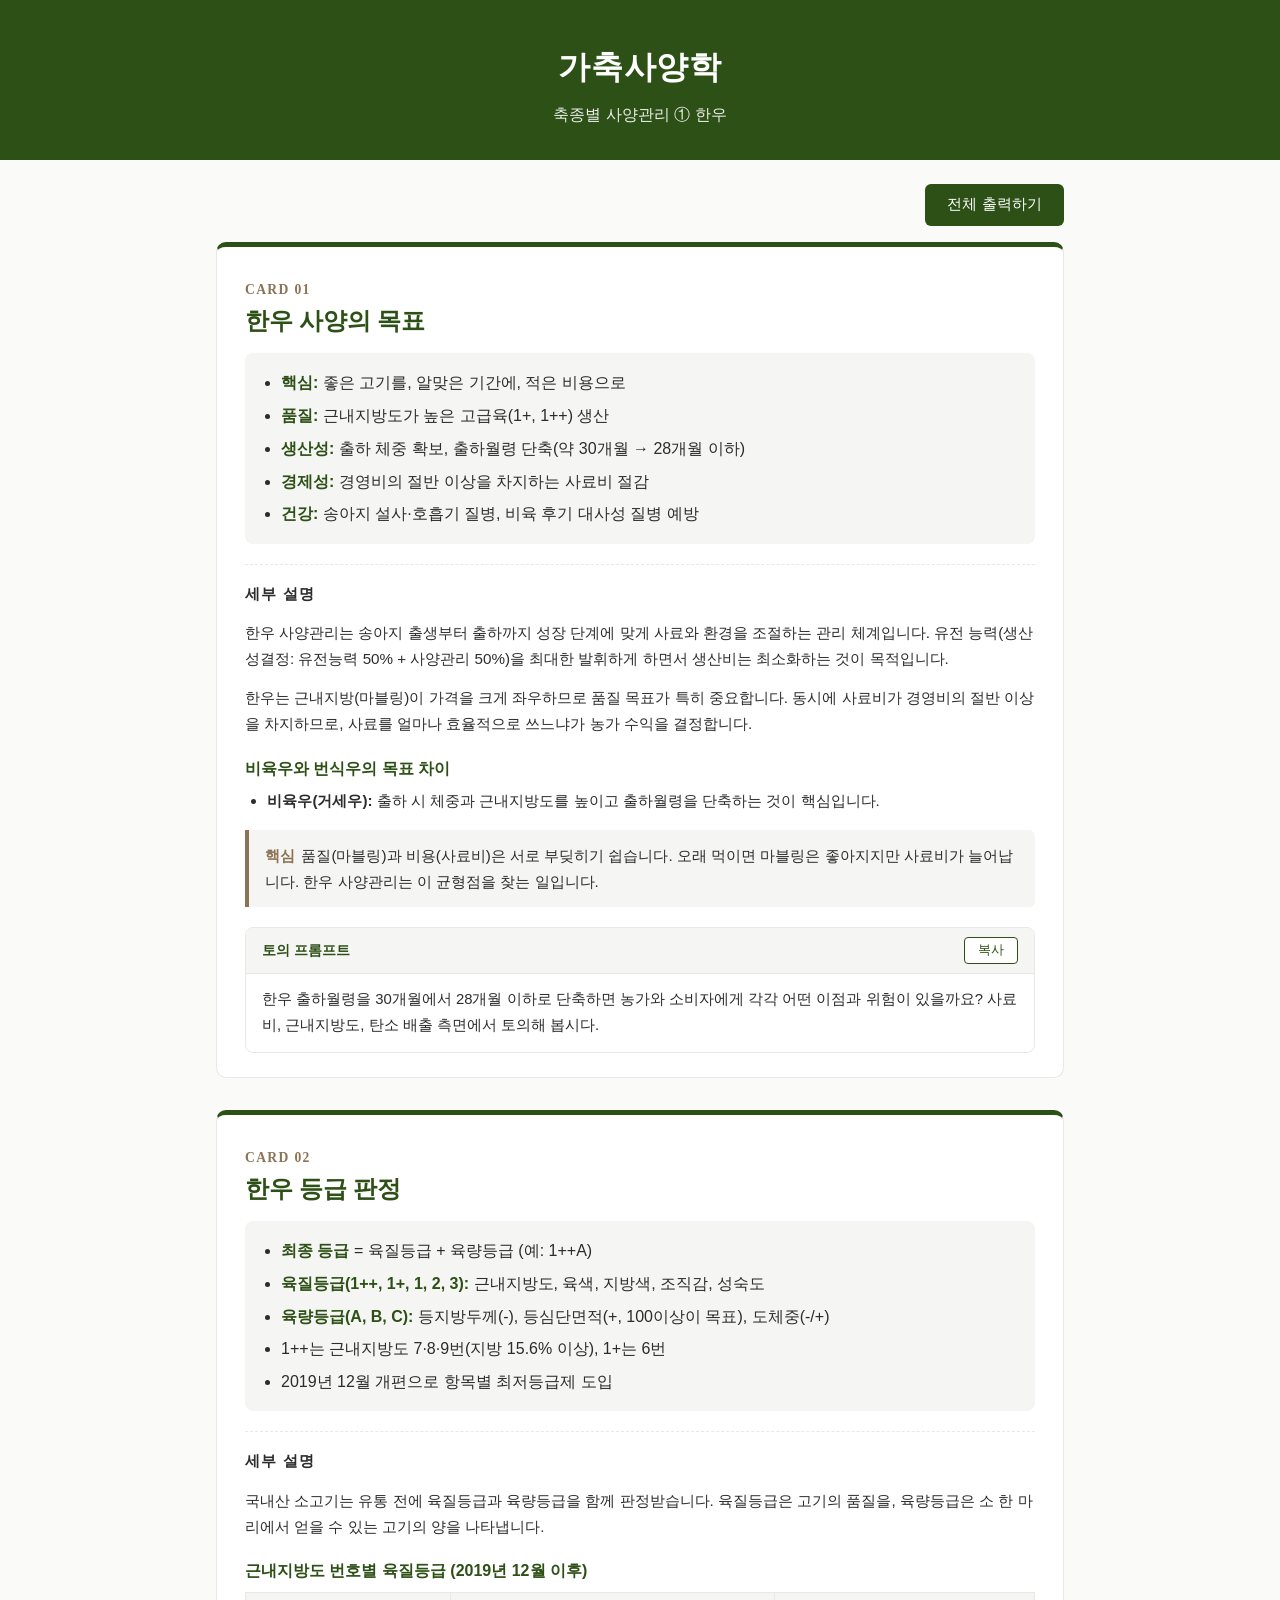
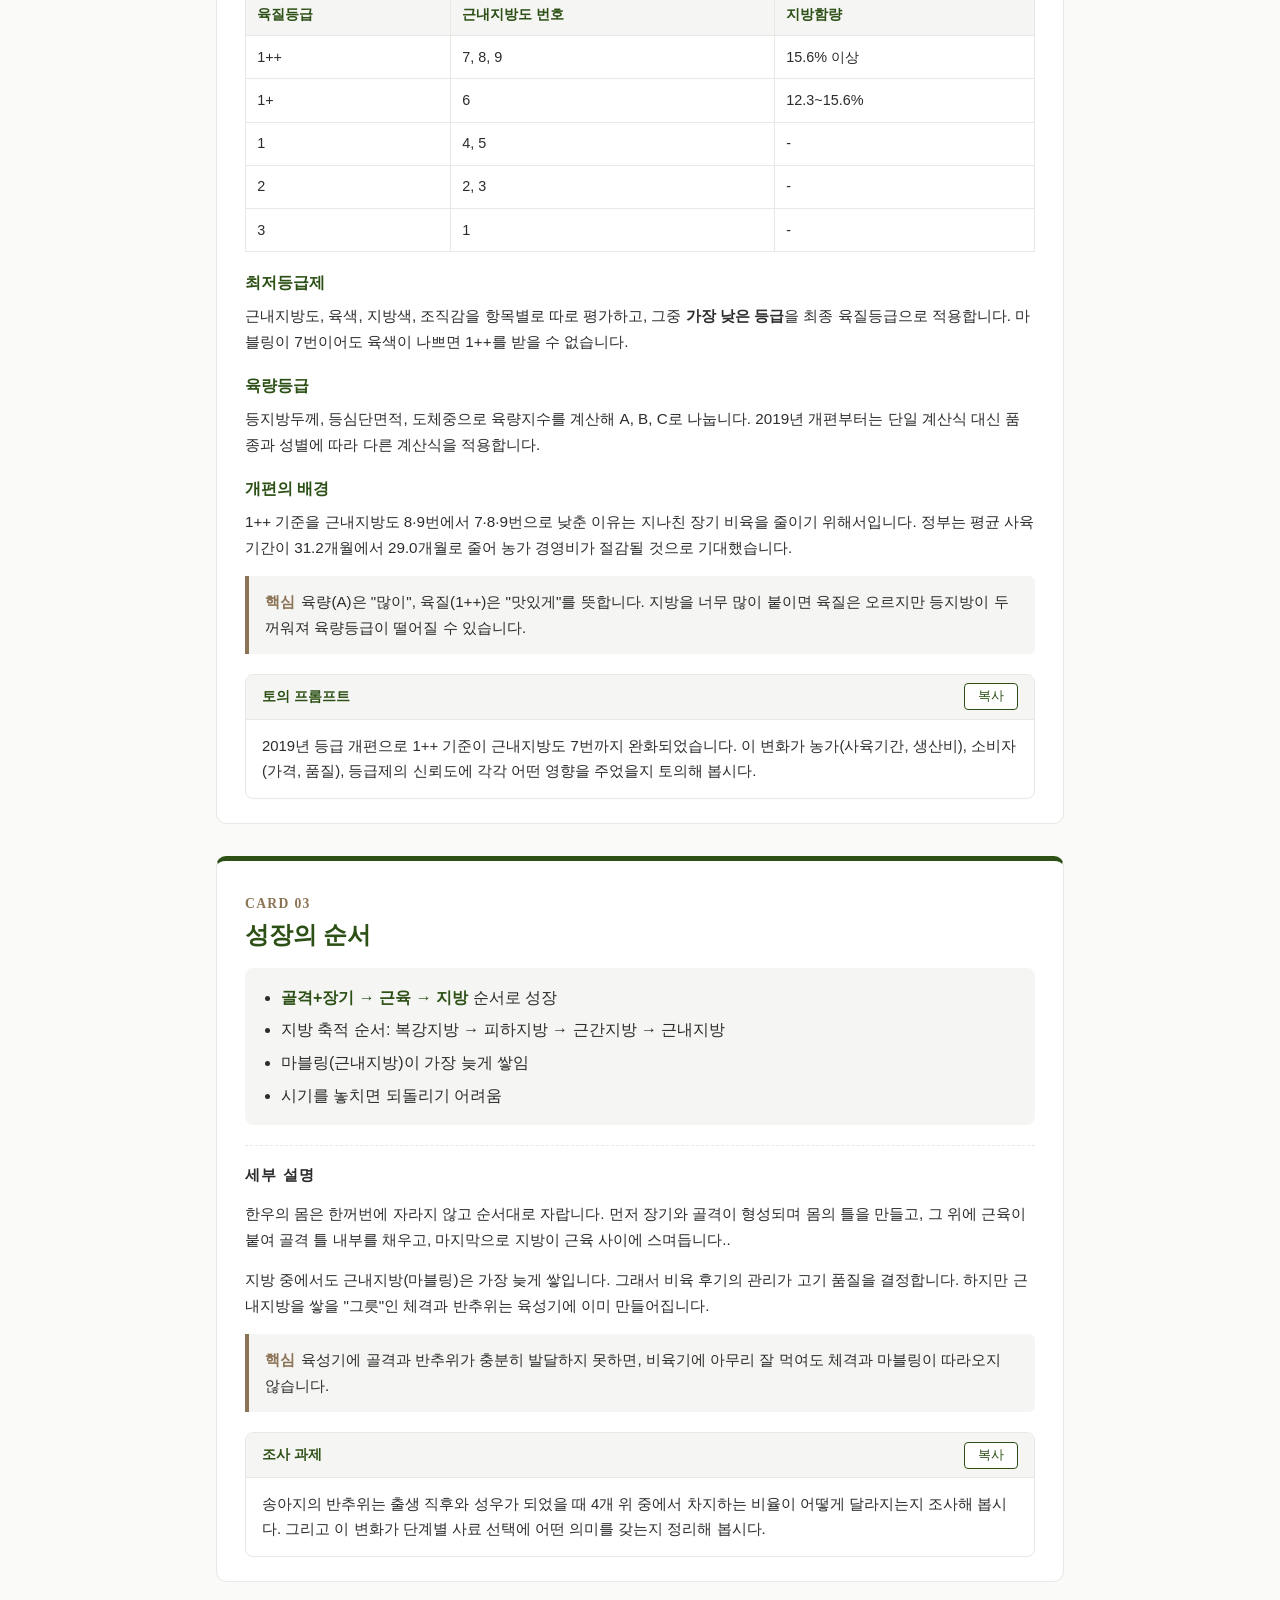
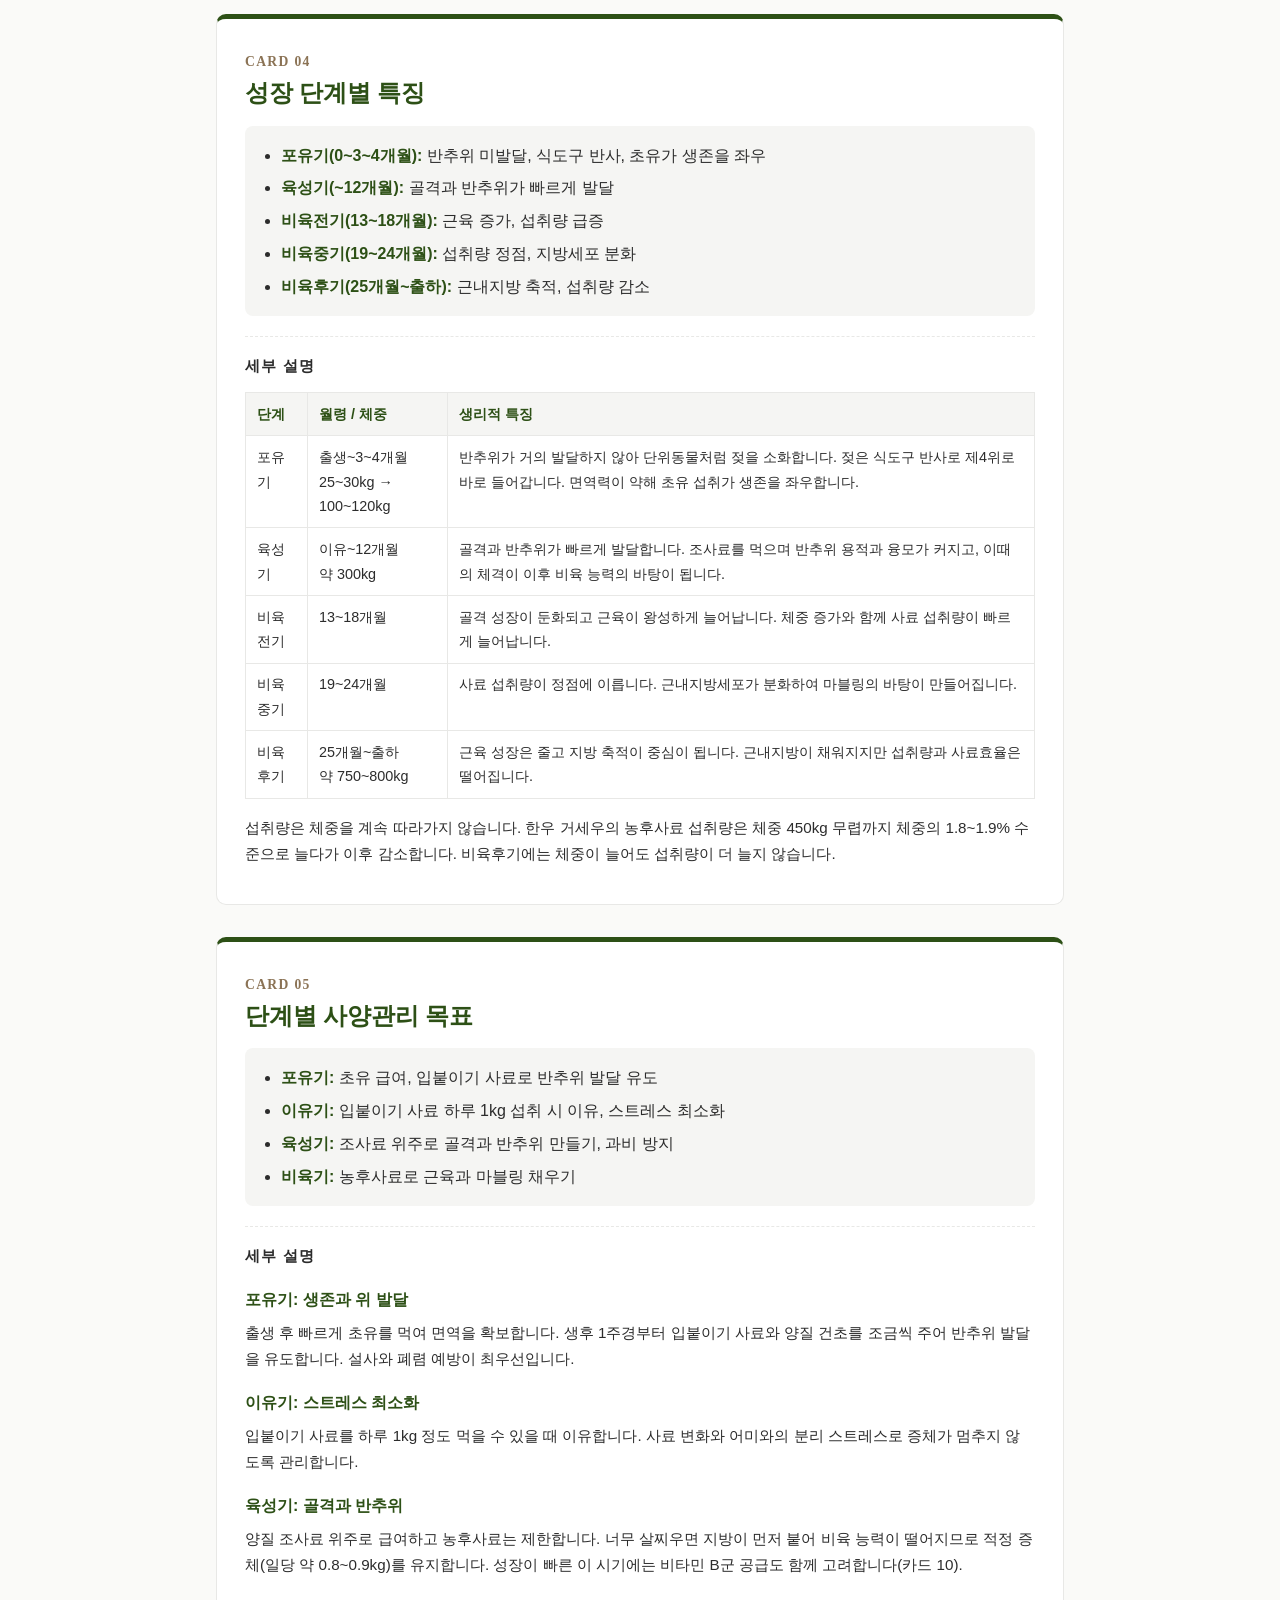
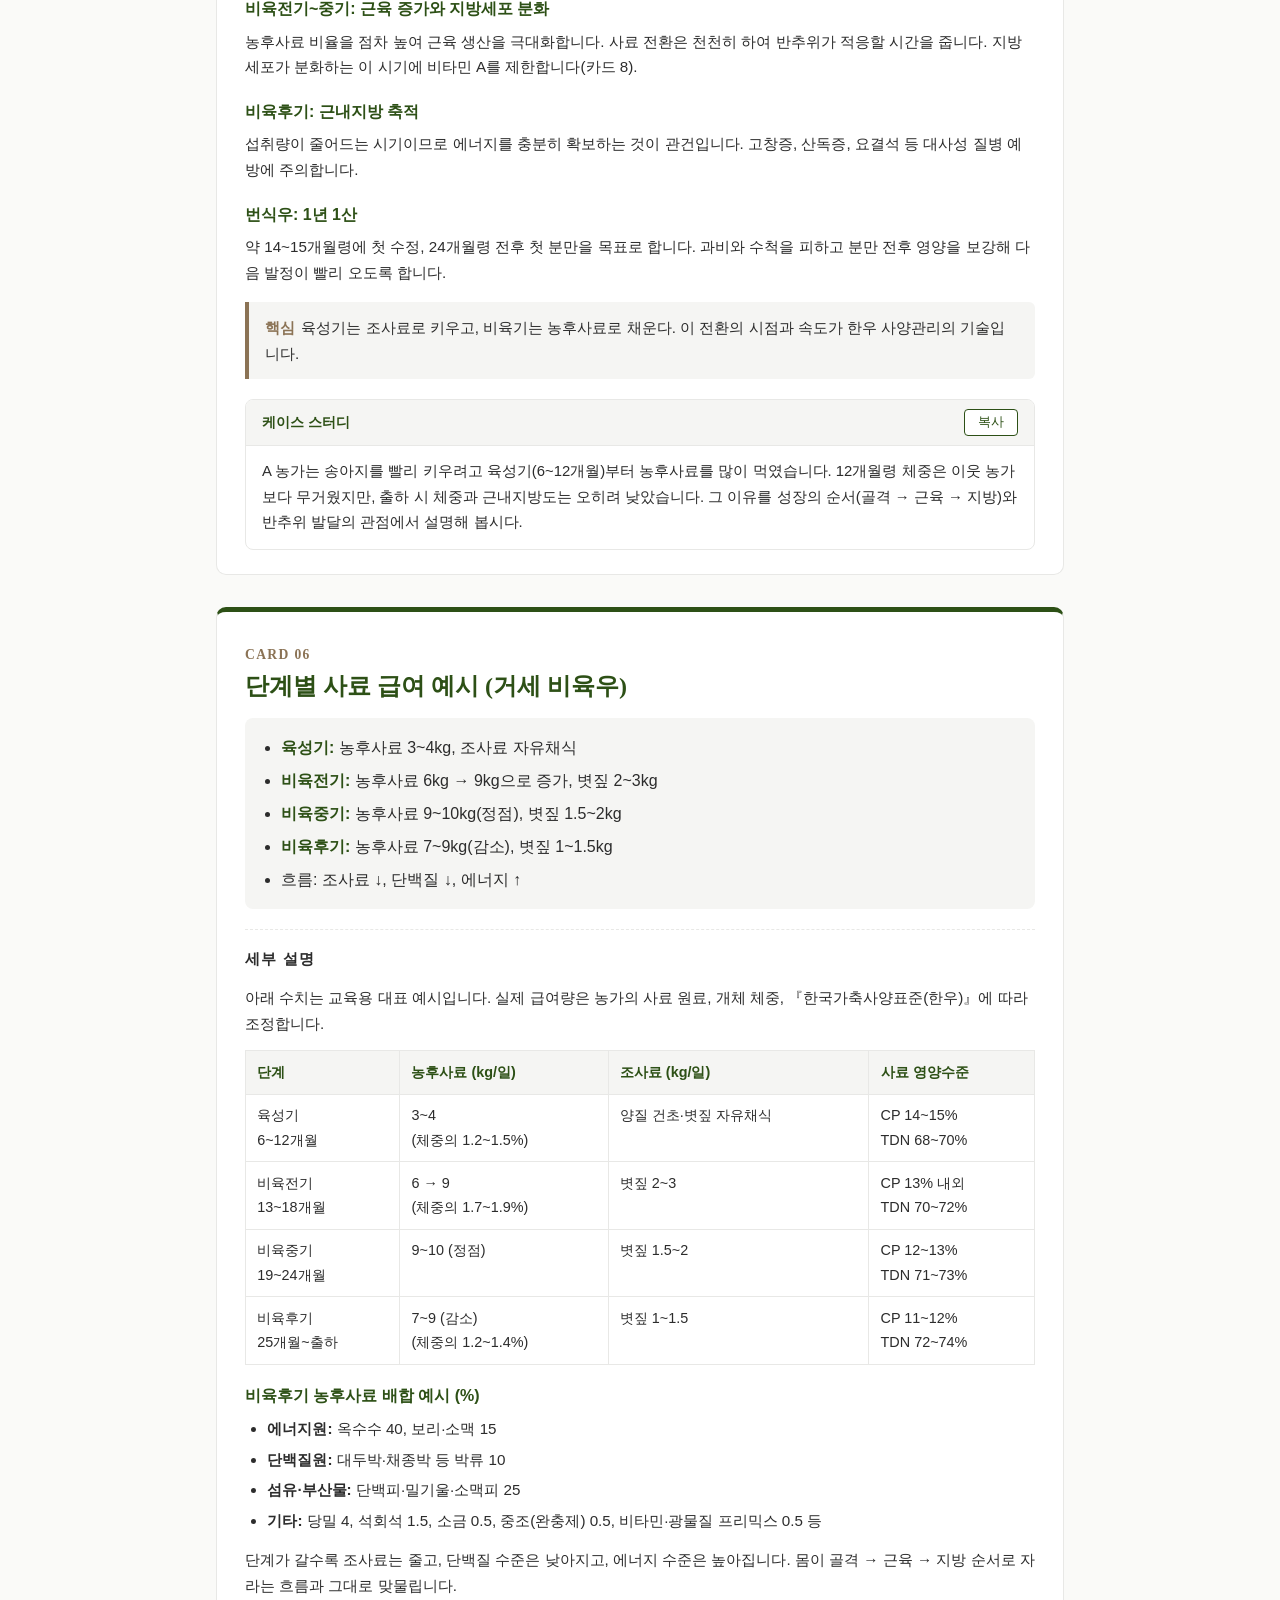
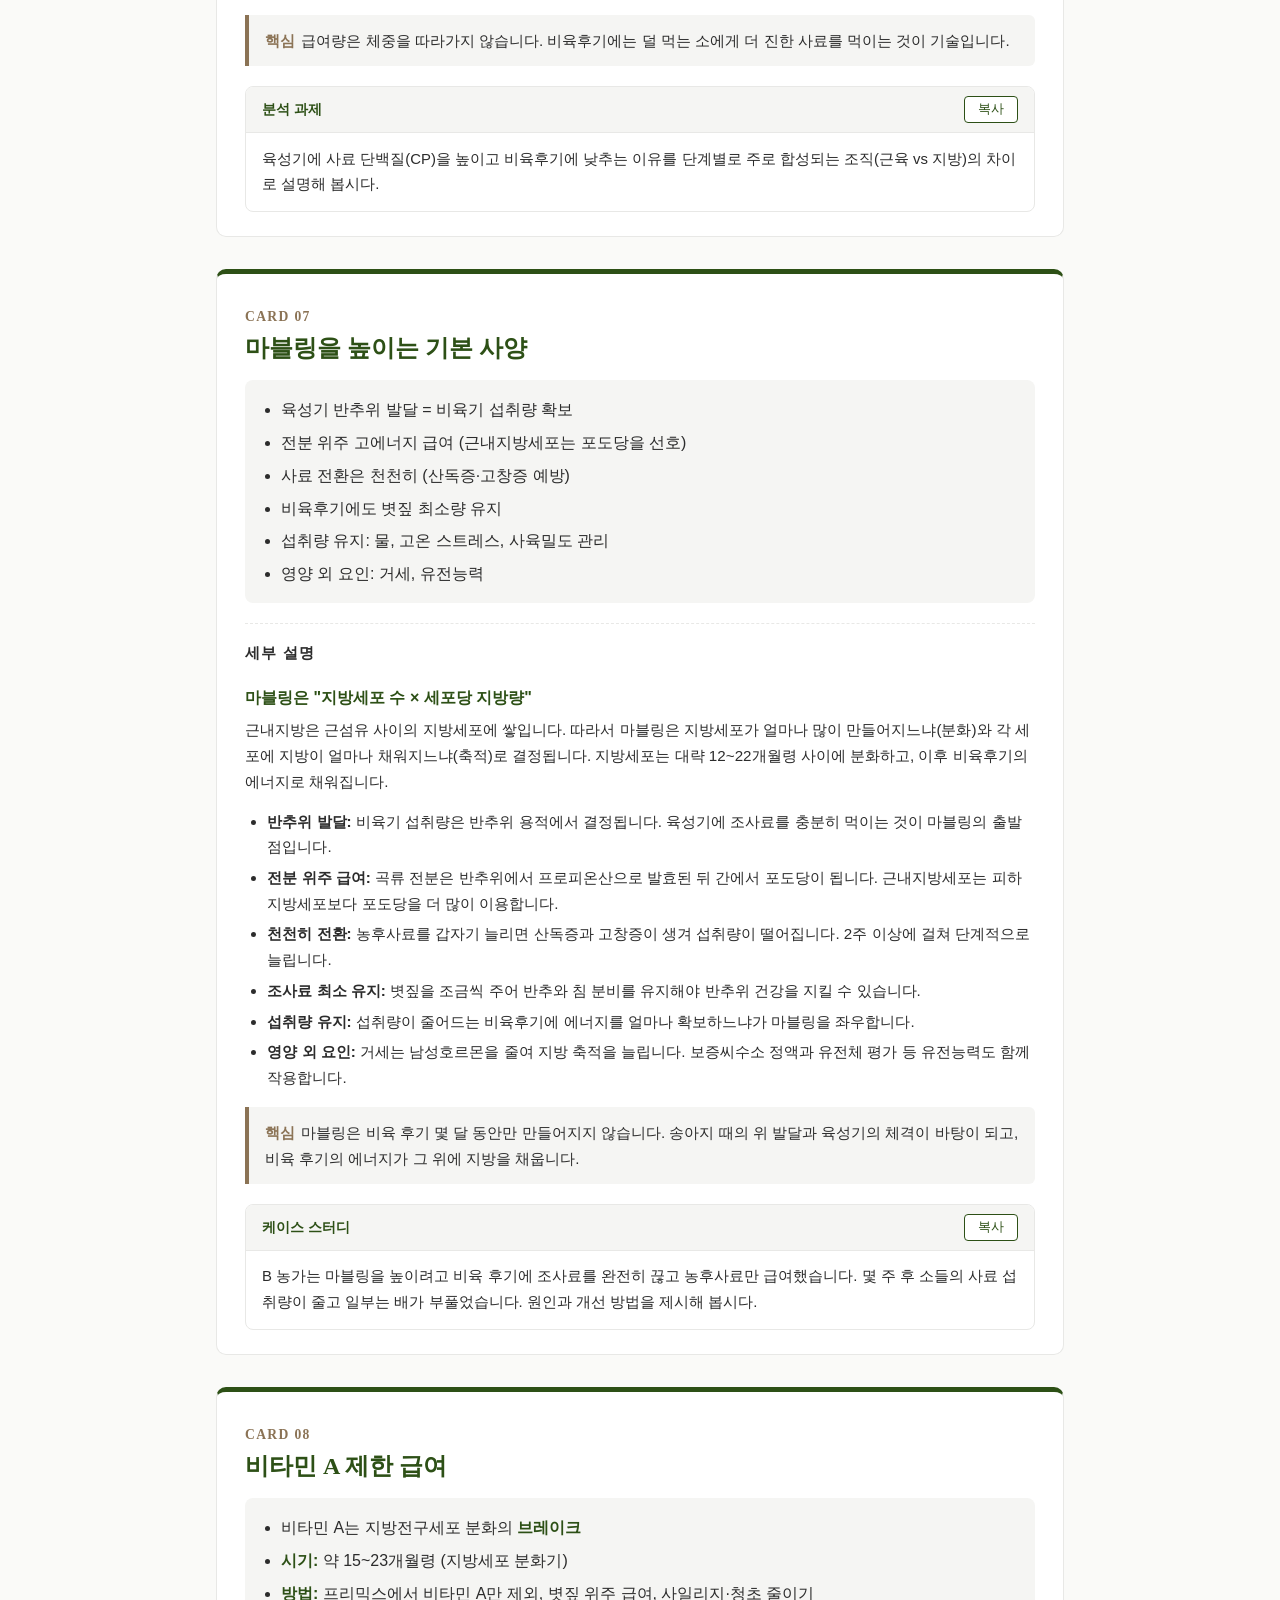
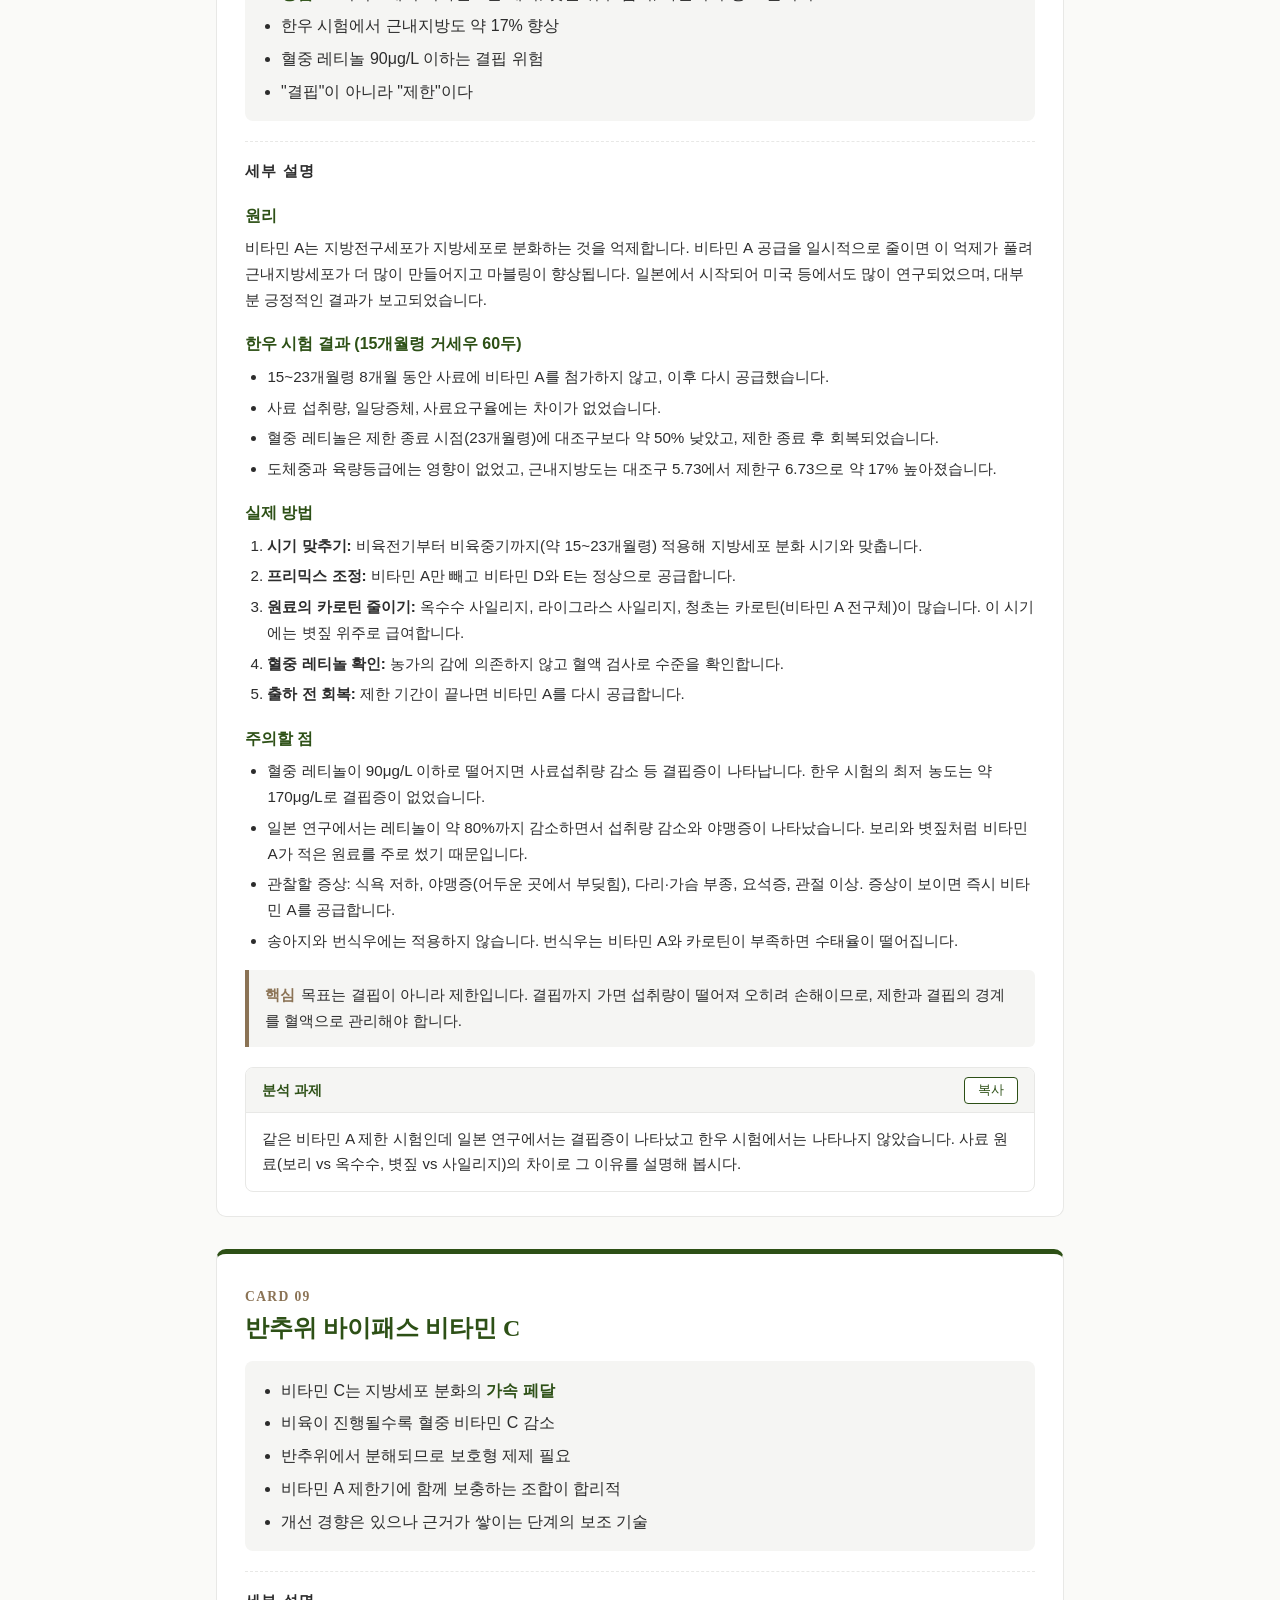
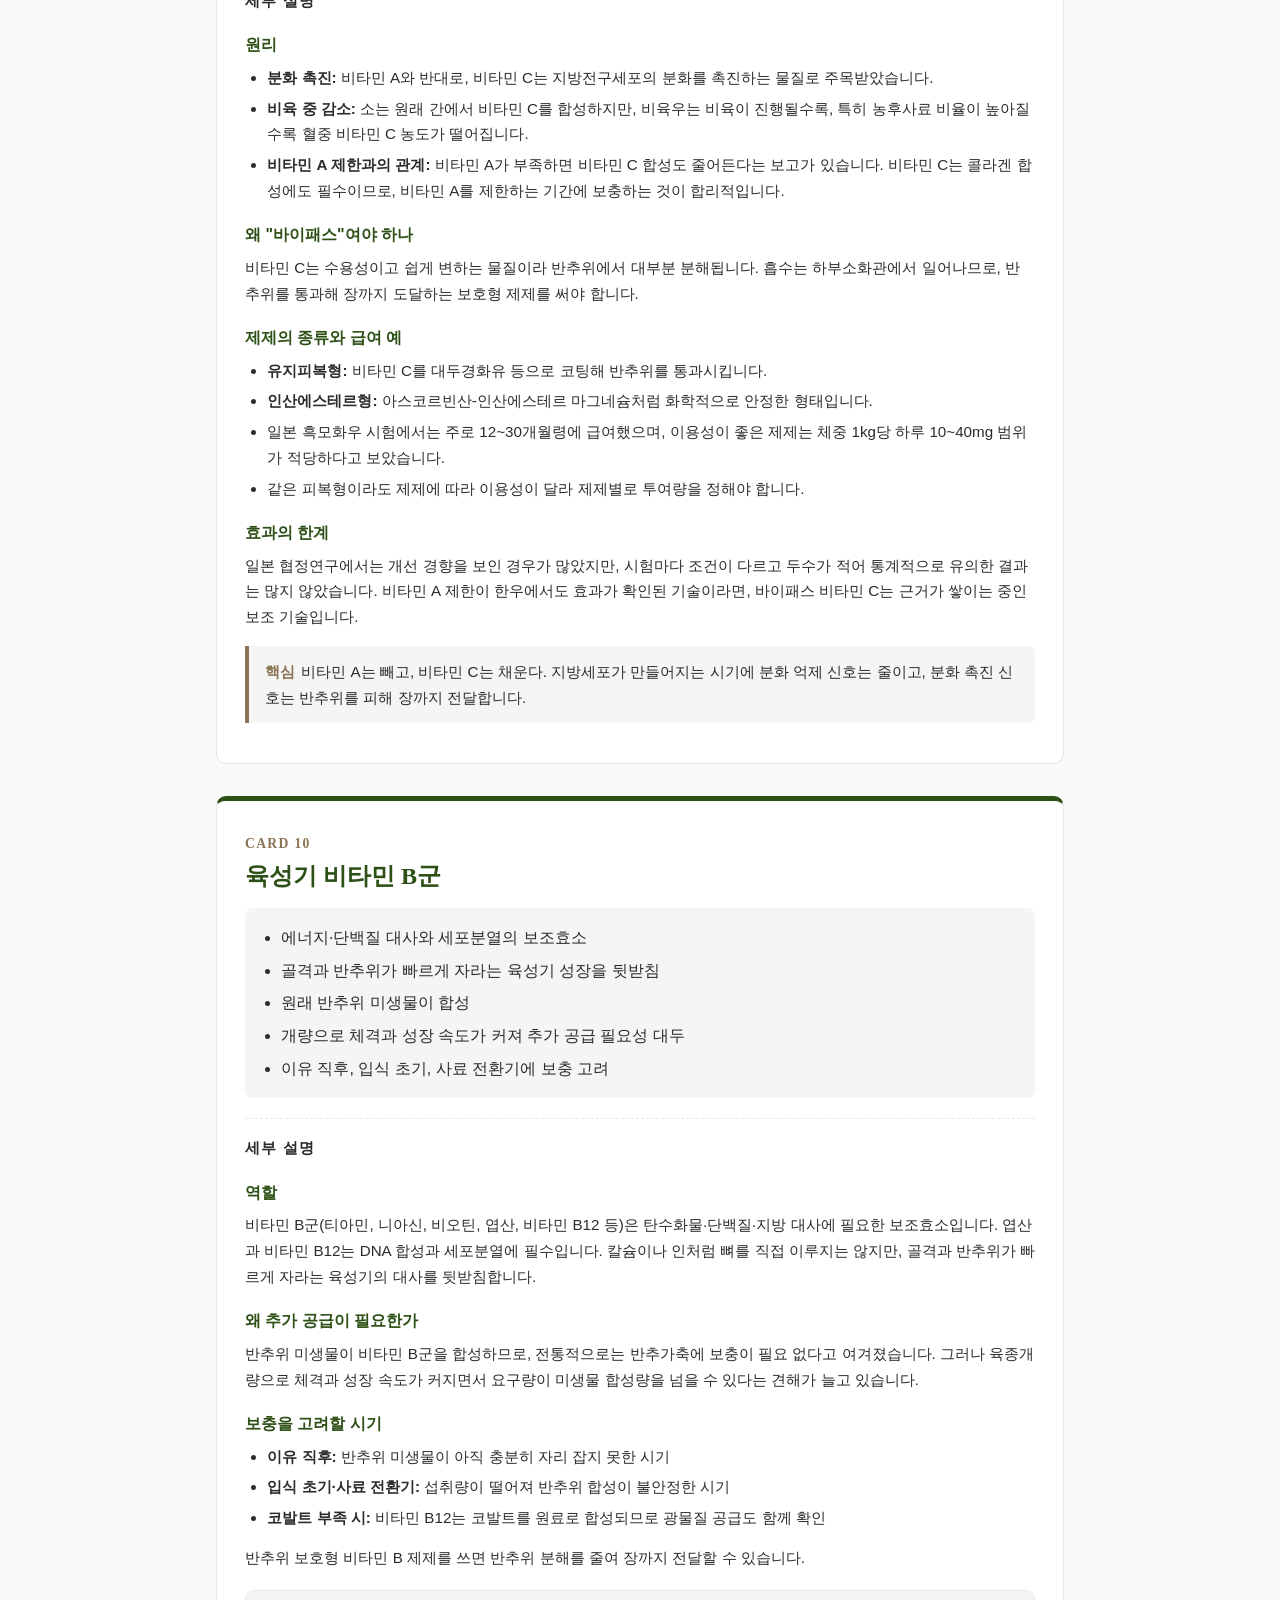
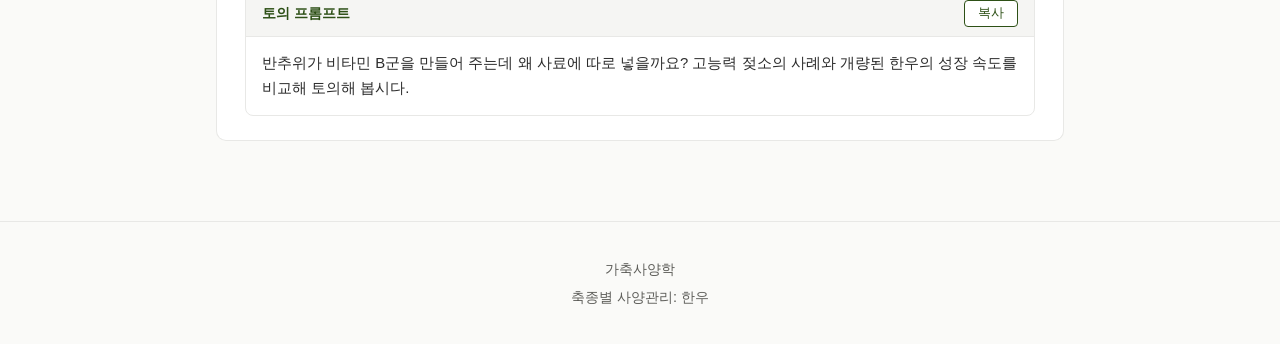
<file: week6.html>
<!DOCTYPE html>
<html lang="ko">
<head>
  <meta charset="UTF-8">
  <meta name="viewport" content="width=device-width, initial-scale=1.0">
  <title>가축사양학 - 축종별 사양관리: 한우</title>
  <style>
    :root {
      --primary: #2D5016;
      --accent: #8B7355;
      --bg: #FAFAF8;
      --card: #FFFFFF;
      --text: #2C2C2C;
      --muted: #5E5E5A;
      --soft: #F5F5F3;
      --border: #E8E8E6;
      --font-serif: Georgia, 'Times New Roman', serif;
      --font-sans: -apple-system, BlinkMacSystemFont, 'Segoe UI', Roboto, 'Apple SD Gothic Neo', 'Malgun Gothic', sans-serif;
    }
    @media (prefers-color-scheme: dark) {
      :root {
        --primary: #9CC27E;
        --accent: #C7AE8C;
        --bg: #1B1C1A;
        --card: #242522;
        --text: #E8E8E4;
        --muted: #B3B3AD;
        --soft: #2D2E2A;
        --border: #3A3B37;
      }
    }

    * { box-sizing: border-box; }
    body {
      margin: 0;
      background: var(--bg);
      color: var(--text);
      font-family: var(--font-sans);
      line-height: 1.7;
    }

    /* 헤더 */
    .header {
      background: #2D5016;
      color: #FFFFFF;
      padding: 2.5rem 1rem 2rem;
      text-align: center;
    }
    .header .title {
      font-family: var(--font-serif);
      font-size: 2rem;
      margin: 0 0 0.4rem;
      letter-spacing: 0.02em;
    }
    .header .subtitle {
      margin: 0;
      font-size: 1rem;
      opacity: 0.9;
    }

    /* 상단 도구 */
    .toolbar {
      max-width: 880px;
      margin: 1.5rem auto 0;
      padding: 0 1rem;
      display: flex;
      justify-content: flex-end;
    }
    .print-button {
      background: var(--primary);
      color: var(--card);
      border: none;
      border-radius: 6px;
      padding: 0.65rem 1.4rem;
      font-size: 0.95rem;
      font-family: var(--font-sans);
      cursor: pointer;
    }
    .print-button:hover { opacity: 0.88; }
    .print-button:focus-visible { outline: 3px solid var(--accent); outline-offset: 2px; }

    /* 목차 */
    .container {
      max-width: 880px;
      margin: 0 auto;
      padding: 1rem 1rem 3rem;
    }
    .toc {
      background: var(--card);
      border: 1px solid var(--border);
      border-radius: 10px;
      padding: 1.25rem 1.5rem;
      margin-bottom: 2rem;
    }
    .toc h2 {
      font-family: var(--font-serif);
      font-size: 1.1rem;
      color: var(--primary);
      margin: 0 0 0.75rem;
    }
    .toc ol {
      margin: 0;
      padding-left: 1.4rem;
      columns: 2;
      column-gap: 2rem;
    }
    .toc li { margin-bottom: 0.25rem; font-size: 0.95rem; }
    .toc a { color: var(--text); text-decoration: none; }
    .toc a:hover { color: var(--primary); text-decoration: underline; }

    /* 카드 */
    .card {
      background: var(--card);
      border: 1px solid var(--border);
      border-top: 5px solid var(--primary);
      border-radius: 10px;
      padding: 1.75rem 1.75rem 1.5rem;
      margin-bottom: 2rem;
    }
    .card-number {
      display: inline-block;
      font-family: var(--font-serif);
      font-size: 0.85rem;
      font-weight: bold;
      color: var(--accent);
      letter-spacing: 0.1em;
      margin-bottom: 0.25rem;
    }
    .card-title {
      font-family: var(--font-serif);
      font-size: 1.5rem;
      color: var(--primary);
      margin: 0 0 1rem;
      line-height: 1.35;
    }

    /* 핵심 요약 (개조식) */
    .key-points {
      background: var(--soft);
      border-radius: 8px;
      padding: 1rem 1.25rem 1rem 2.25rem;
      margin: 0 0 1.25rem;
    }
    .key-points li { margin-bottom: 0.35rem; }
    .key-points li:last-child { margin-bottom: 0; }
    .key-points strong { color: var(--primary); }

    /* 세부 설명 */
    .detail-label {
      font-size: 0.8rem;
      font-weight: bold;
      color: var(--accent);
      letter-spacing: 0.08em;
      margin: 0 0 0.5rem;
      padding-top: 1rem;
      border-top: 1px dashed var(--border);
    }
    .detail p {
      font-size: 0.95rem;
      color: var(--text);
      margin: 0 0 0.85rem;
    }
    .detail h4 {
      font-size: 1rem;
      color: var(--primary);
      margin: 1.1rem 0 0.4rem;
    }
    .detail ul, .detail ol {
      font-size: 0.95rem;
      margin: 0 0 0.85rem;
      padding-left: 1.4rem;
    }
    .detail li { margin-bottom: 0.3rem; }

    /* 표 */
    .table-wrap { overflow-x: auto; margin: 0.5rem 0 1rem; }
    table {
      width: 100%;
      border-collapse: collapse;
      font-size: 0.9rem;
      min-width: 480px;
    }
    th, td {
      border: 1px solid var(--border);
      padding: 0.55rem 0.7rem;
      text-align: left;
      vertical-align: top;
    }
    th {
      background: var(--soft);
      color: var(--primary);
      font-weight: bold;
    }

    /* 핵심 문장 */
    .insight {
      border-left: 4px solid var(--accent);
      background: var(--soft);
      padding: 0.8rem 1rem;
      margin: 1rem 0;
      font-size: 0.95rem;
      border-radius: 0 6px 6px 0;
    }
    .insight strong { color: var(--accent); margin-right: 0.4rem; }

    /* 과제 스니핏 */
    .snippet-box {
      border: 1px solid var(--border);
      border-radius: 8px;
      margin-top: 1.25rem;
      overflow: hidden;
    }
    .snippet-header {
      display: flex;
      justify-content: space-between;
      align-items: center;
      background: var(--soft);
      padding: 0.55rem 1rem;
      border-bottom: 1px solid var(--border);
    }
    .snippet-label {
      font-size: 0.85rem;
      font-weight: bold;
      color: var(--primary);
    }
    .copy-button {
      background: var(--card);
      color: var(--primary);
      border: 1px solid var(--primary);
      border-radius: 4px;
      padding: 0.25rem 0.8rem;
      font-size: 0.8rem;
      cursor: pointer;
      font-family: var(--font-sans);
    }
    .copy-button:hover { background: var(--primary); color: var(--card); }
    .snippet-content {
      padding: 0.85rem 1rem;
      font-size: 0.93rem;
    }

    /* 푸터 */
    .footer {
      text-align: center;
      padding: 2rem 1rem;
      border-top: 1px solid var(--border);
      color: var(--muted);
      font-size: 0.9rem;
    }
    .footer p { margin: 0.2rem 0; }

    /* 반응형 */
    @media (max-width: 600px) {
      .header .title { font-size: 1.6rem; }
      .card { padding: 1.25rem 1rem 1.1rem; }
      .card-title { font-size: 1.25rem; }
      .toc ol { columns: 1; }
      .key-points { padding: 0.9rem 1rem 0.9rem 1.8rem; }
    }

    @media (prefers-reduced-motion: reduce) {
      * { transition: none !important; }
    }

    /* 인쇄 */
    @media print {
      @page { size: A4; margin: 14mm; }
      :root {
        --primary: #2D5016; --accent: #8B7355; --bg: #FFFFFF; --card: #FFFFFF;
        --text: #000000; --muted: #444444; --soft: #F3F3F0; --border: #CCCCCC;
      }
      body { background: #FFFFFF; font-size: 10.5pt; line-height: 1.55; }
      * { -webkit-print-color-adjust: exact; print-color-adjust: exact; }
      .toolbar, .copy-button, .toc { display: none; }
      .header { padding: 0 0 8mm; background: #FFFFFF; color: #2D5016; border-bottom: 2px solid #2D5016; margin-bottom: 6mm; }
      .container { max-width: none; padding: 0; }
      .card { break-inside: avoid-page; page-break-inside: avoid; margin-bottom: 7mm; padding: 5mm 6mm; }
      .card.long { break-inside: auto; page-break-inside: auto; }
      .card-title { break-after: avoid; }
      .table-wrap { overflow: visible; }
      table { min-width: 0; }
      .snippet-box, .insight, table, .key-points { break-inside: avoid; }
      .footer { border-top: 1px solid #CCCCCC; }
    }
  </style>
</head>
<body>

  <header class="header">
    <h1 class="title">가축사양학</h1>
    <p class="subtitle">축종별 사양관리 ① 한우</p>
  </header>

  <div class="toolbar">
    <button class="print-button" onclick="window.print()">전체 출력하기</button>
  </div>

  <main class="container">

    <!-- 카드 1 -->
    <article class="card" id="card-1">
      <span class="card-number">CARD 01</span>
      <h2 class="card-title">한우 사양의 목표</h2>
      <ul class="key-points">
        <li><strong>핵심:</strong> 좋은 고기를, 알맞은 기간에, 적은 비용으로</li>
        <li><strong>품질:</strong> 근내지방도가 높은 고급육(1+, 1++) 생산</li>
        <li><strong>생산성:</strong> 출하 체중 확보, 출하월령 단축(약 30개월 → 28개월 이하)</li>
        <li><strong>경제성:</strong> 경영비의 절반 이상을 차지하는 사료비 절감</li>
        <li><strong>건강:</strong> 송아지 설사·호흡기 질병, 비육 후기 대사성 질병 예방</li>
      </ul>
      <div class="detail">
        <p class="detail-label">세부 설명</p>
        <p>한우 사양관리는 송아지 출생부터 출하까지 성장 단계에 맞게 사료와 환경을 조절하는 관리 체계입니다. 유전 능력(생산성결정: 유전능력 50% + 사양관리 50%)을 최대한 발휘하게 하면서 생산비는 최소화하는 것이 목적입니다.</p>
        <p>한우는 근내지방(마블링)이 가격을 크게 좌우하므로 품질 목표가 특히 중요합니다. 동시에 사료비가 경영비의 절반 이상을 차지하므로, 사료를 얼마나 효율적으로 쓰느냐가 농가 수익을 결정합니다.</p>
        <h4>비육우와 번식우의 목표 차이</h4>
        <ul>
          <li><strong>비육우(거세우):</strong> 출하 시 체중과 근내지방도를 높이고 출하월령을 단축하는 것이 핵심입니다.</li>
        </ul>
        <div class="insight"><strong>핵심</strong>품질(마블링)과 비용(사료비)은 서로 부딪히기 쉽습니다. 오래 먹이면 마블링은 좋아지지만 사료비가 늘어납니다. 한우 사양관리는 이 균형점을 찾는 일입니다.</div>
      </div>
      <div class="snippet-box">
        <div class="snippet-header">
          <span class="snippet-label">토의 프롬프트</span>
          <button class="copy-button" onclick="copyToClipboard('snippet-1', this)">복사</button>
        </div>
        <div class="snippet-content" id="snippet-1">한우 출하월령을 30개월에서 28개월 이하로 단축하면 농가와 소비자에게 각각 어떤 이점과 위험이 있을까요? 사료비, 근내지방도, 탄소 배출 측면에서 토의해 봅시다.</div>
      </div>
    </article>

    <!-- 카드 2 -->
    <article class="card" id="card-2">
      <span class="card-number">CARD 02</span>
      <h2 class="card-title">한우 등급 판정</h2>
      <ul class="key-points">
        <li><strong>최종 등급</strong> = 육질등급 + 육량등급 (예: 1++A)</li>
        <li><strong>육질등급(1++, 1+, 1, 2, 3):</strong> 근내지방도, 육색, 지방색, 조직감, 성숙도</li>
        <li><strong>육량등급(A, B, C):</strong> 등지방두께(-), 등심단면적(+, 100이상이 목표), 도체중(-/+)</li>
        <li>1++는 근내지방도 7·8·9번(지방 15.6% 이상), 1+는 6번</li>
        <li>2019년 12월 개편으로 항목별 최저등급제 도입</li>
      </ul>
      <div class="detail">
        <p class="detail-label">세부 설명</p>
        <p>국내산 소고기는 유통 전에 육질등급과 육량등급을 함께 판정받습니다. 육질등급은 고기의 품질을, 육량등급은 소 한 마리에서 얻을 수 있는 고기의 양을 나타냅니다.</p>
        <h4>근내지방도 번호별 육질등급 (2019년 12월 이후)</h4>
        <div class="table-wrap">
          <table>
            <thead>
              <tr><th>육질등급</th><th>근내지방도 번호</th><th>지방함량</th></tr>
            </thead>
            <tbody>
              <tr><td>1++</td><td>7, 8, 9</td><td>15.6% 이상</td></tr>
              <tr><td>1+</td><td>6</td><td>12.3~15.6%</td></tr>
              <tr><td>1</td><td>4, 5</td><td>-</td></tr>
              <tr><td>2</td><td>2, 3</td><td>-</td></tr>
              <tr><td>3</td><td>1</td><td>-</td></tr>
            </tbody>
          </table>
        </div>
        <h4>최저등급제</h4>
        <p>근내지방도, 육색, 지방색, 조직감을 항목별로 따로 평가하고, 그중 <strong>가장 낮은 등급</strong>을 최종 육질등급으로 적용합니다. 마블링이 7번이어도 육색이 나쁘면 1++를 받을 수 없습니다.</p>
        <h4>육량등급</h4>
        <p>등지방두께, 등심단면적, 도체중으로 육량지수를 계산해 A, B, C로 나눕니다. 2019년 개편부터는 단일 계산식 대신 품종과 성별에 따라 다른 계산식을 적용합니다.</p>
        <h4>개편의 배경</h4>
        <p>1++ 기준을 근내지방도 8·9번에서 7·8·9번으로 낮춘 이유는 지나친 장기 비육을 줄이기 위해서입니다. 정부는 평균 사육기간이 31.2개월에서 29.0개월로 줄어 농가 경영비가 절감될 것으로 기대했습니다.</p>
        <div class="insight"><strong>핵심</strong>육량(A)은 "많이", 육질(1++)은 "맛있게"를 뜻합니다. 지방을 너무 많이 붙이면 육질은 오르지만 등지방이 두꺼워져 육량등급이 떨어질 수 있습니다.</div>
      </div>
      <div class="snippet-box">
        <div class="snippet-header">
          <span class="snippet-label">토의 프롬프트</span>
          <button class="copy-button" onclick="copyToClipboard('snippet-2', this)">복사</button>
        </div>
        <div class="snippet-content" id="snippet-2">2019년 등급 개편으로 1++ 기준이 근내지방도 7번까지 완화되었습니다. 이 변화가 농가(사육기간, 생산비), 소비자(가격, 품질), 등급제의 신뢰도에 각각 어떤 영향을 주었을지 토의해 봅시다.</div>
      </div>
    </article>

    <!-- 카드 3 -->
    <article class="card" id="card-3">
      <span class="card-number">CARD 03</span>
      <h2 class="card-title">성장의 순서</h2>
      <ul class="key-points">
        <li><strong>골격+장기 → 근육 → 지방</strong> 순서로 성장</li>
        <li>지방 축적 순서: 복강지방 → 피하지방 → 근간지방 → 근내지방</li>
        <li>마블링(근내지방)이 가장 늦게 쌓임</li>
        <li>시기를 놓치면 되돌리기 어려움</li>
      </ul>
      <div class="detail">
        <p class="detail-label">세부 설명</p>
        <p>한우의 몸은 한꺼번에 자라지 않고 순서대로 자랍니다. 먼저 장기와 골격이 형성되며 몸의 틀을 만들고, 그 위에 근육이 붙여 골격 틀 내부를 채우고, 마지막으로 지방이 근육 사이에 스며듭니다..</p>
        <p>지방 중에서도 근내지방(마블링)은 가장 늦게 쌓입니다. 그래서 비육 후기의 관리가 고기 품질을 결정합니다. 하지만 근내지방을 쌓을 "그릇"인 체격과 반추위는 육성기에 이미 만들어집니다.</p>
        <div class="insight"><strong>핵심</strong>육성기에 골격과 반추위가 충분히 발달하지 못하면, 비육기에 아무리 잘 먹여도 체격과 마블링이 따라오지 않습니다.</div>
      </div>
      <div class="snippet-box">
        <div class="snippet-header">
          <span class="snippet-label">조사 과제</span>
          <button class="copy-button" onclick="copyToClipboard('snippet-3', this)">복사</button>
        </div>
        <div class="snippet-content" id="snippet-3">송아지의 반추위는 출생 직후와 성우가 되었을 때 4개 위 중에서 차지하는 비율이 어떻게 달라지는지 조사해 봅시다. 그리고 이 변화가 단계별 사료 선택에 어떤 의미를 갖는지 정리해 봅시다.</div>
      </div>
    </article>

    <!-- 카드 4 -->
    <article class="card" id="card-4">
      <span class="card-number">CARD 04</span>
      <h2 class="card-title">성장 단계별 특징</h2>
      <ul class="key-points">
        <li><strong>포유기(0~3~4개월):</strong> 반추위 미발달, 식도구 반사, 초유가 생존을 좌우</li>
        <li><strong>육성기(~12개월):</strong> 골격과 반추위가 빠르게 발달</li>
        <li><strong>비육전기(13~18개월):</strong> 근육 증가, 섭취량 급증</li>
        <li><strong>비육중기(19~24개월):</strong> 섭취량 정점, 지방세포 분화</li>
        <li><strong>비육후기(25개월~출하):</strong> 근내지방 축적, 섭취량 감소</li>
      </ul>
      <div class="detail">
        <p class="detail-label">세부 설명</p>
        <div class="table-wrap">
          <table>
            <thead>
              <tr><th>단계</th><th>월령 / 체중</th><th>생리적 특징</th></tr>
            </thead>
            <tbody>
              <tr><td>포유기</td><td>출생~3~4개월<br>25~30kg → 100~120kg</td><td>반추위가 거의 발달하지 않아 단위동물처럼 젖을 소화합니다. 젖은 식도구 반사로 제4위로 바로 들어갑니다. 면역력이 약해 초유 섭취가 생존을 좌우합니다.</td></tr>
              <tr><td>육성기</td><td>이유~12개월<br>약 300kg</td><td>골격과 반추위가 빠르게 발달합니다. 조사료를 먹으며 반추위 용적과 융모가 커지고, 이때의 체격이 이후 비육 능력의 바탕이 됩니다.</td></tr>
              <tr><td>비육전기</td><td>13~18개월</td><td>골격 성장이 둔화되고 근육이 왕성하게 늘어납니다. 체중 증가와 함께 사료 섭취량이 빠르게 늘어납니다.</td></tr>
              <tr><td>비육중기</td><td>19~24개월</td><td>사료 섭취량이 정점에 이릅니다. 근내지방세포가 분화하여 마블링의 바탕이 만들어집니다.</td></tr>
              <tr><td>비육후기</td><td>25개월~출하<br>약 750~800kg</td><td>근육 성장은 줄고 지방 축적이 중심이 됩니다. 근내지방이 채워지지만 섭취량과 사료효율은 떨어집니다.</td></tr>
            </tbody>
          </table>
        </div>
        <p>섭취량은 체중을 계속 따라가지 않습니다. 한우 거세우의 농후사료 섭취량은 체중 450kg 무렵까지 체중의 1.8~1.9% 수준으로 늘다가 이후 감소합니다. 비육후기에는 체중이 늘어도 섭취량이 더 늘지 않습니다.</p>
      </div>
    </article>

    <!-- 카드 5 -->
    <article class="card" id="card-5">
      <span class="card-number">CARD 05</span>
      <h2 class="card-title">단계별 사양관리 목표</h2>
      <ul class="key-points">
        <li><strong>포유기:</strong> 초유 급여, 입붙이기 사료로 반추위 발달 유도</li>
        <li><strong>이유기:</strong> 입붙이기 사료 하루 1kg 섭취 시 이유, 스트레스 최소화</li>
        <li><strong>육성기:</strong> 조사료 위주로 골격과 반추위 만들기, 과비 방지</li>
        <li><strong>비육기:</strong> 농후사료로 근육과 마블링 채우기</li>
      </ul>
      <div class="detail">
        <p class="detail-label">세부 설명</p>
        <h4>포유기: 생존과 위 발달</h4>
        <p>출생 후 빠르게 초유를 먹여 면역을 확보합니다. 생후 1주경부터 입붙이기 사료와 양질 건초를 조금씩 주어 반추위 발달을 유도합니다. 설사와 폐렴 예방이 최우선입니다.</p>
        <h4>이유기: 스트레스 최소화</h4>
        <p>입붙이기 사료를 하루 1kg 정도 먹을 수 있을 때 이유합니다. 사료 변화와 어미와의 분리 스트레스로 증체가 멈추지 않도록 관리합니다.</p>
        <h4>육성기: 골격과 반추위</h4>
        <p>양질 조사료 위주로 급여하고 농후사료는 제한합니다. 너무 살찌우면 지방이 먼저 붙어 비육 능력이 떨어지므로 적정 증체(일당 약 0.8~0.9kg)를 유지합니다. 성장이 빠른 이 시기에는 비타민 B군 공급도 함께 고려합니다(카드 10).</p>
        <h4>비육전기~중기: 근육 증가와 지방세포 분화</h4>
        <p>농후사료 비율을 점차 높여 근육 생산을 극대화합니다. 사료 전환은 천천히 하여 반추위가 적응할 시간을 줍니다. 지방세포가 분화하는 이 시기에 비타민 A를 제한합니다(카드 8).</p>
        <h4>비육후기: 근내지방 축적</h4>
        <p>섭취량이 줄어드는 시기이므로 에너지를 충분히 확보하는 것이 관건입니다. 고창증, 산독증, 요결석 등 대사성 질병 예방에 주의합니다.</p>
        <h4>번식우: 1년 1산</h4>
        <p>약 14~15개월령에 첫 수정, 24개월령 전후 첫 분만을 목표로 합니다. 과비와 수척을 피하고 분만 전후 영양을 보강해 다음 발정이 빨리 오도록 합니다.</p>
        <div class="insight"><strong>핵심</strong>육성기는 조사료로 키우고, 비육기는 농후사료로 채운다. 이 전환의 시점과 속도가 한우 사양관리의 기술입니다.</div>
      </div>
      <div class="snippet-box">
        <div class="snippet-header">
          <span class="snippet-label">케이스 스터디</span>
          <button class="copy-button" onclick="copyToClipboard('snippet-4', this)">복사</button>
        </div>
        <div class="snippet-content" id="snippet-4">A 농가는 송아지를 빨리 키우려고 육성기(6~12개월)부터 농후사료를 많이 먹였습니다. 12개월령 체중은 이웃 농가보다 무거웠지만, 출하 시 체중과 근내지방도는 오히려 낮았습니다. 그 이유를 성장의 순서(골격 → 근육 → 지방)와 반추위 발달의 관점에서 설명해 봅시다.</div>
      </div>
    </article>

    <!-- 카드 6 -->
    <article class="card long" id="card-6">
      <span class="card-number">CARD 06</span>
      <h2 class="card-title">단계별 사료 급여 예시 (거세 비육우)</h2>
      <ul class="key-points">
        <li><strong>육성기:</strong> 농후사료 3~4kg, 조사료 자유채식</li>
        <li><strong>비육전기:</strong> 농후사료 6kg → 9kg으로 증가, 볏짚 2~3kg</li>
        <li><strong>비육중기:</strong> 농후사료 9~10kg(정점), 볏짚 1.5~2kg</li>
        <li><strong>비육후기:</strong> 농후사료 7~9kg(감소), 볏짚 1~1.5kg</li>
        <li>흐름: 조사료 ↓, 단백질 ↓, 에너지 ↑</li>
      </ul>
      <div class="detail">
        <p class="detail-label">세부 설명</p>
        <p>아래 수치는 교육용 대표 예시입니다. 실제 급여량은 농가의 사료 원료, 개체 체중, 『한국가축사양표준(한우)』에 따라 조정합니다.</p>
        <div class="table-wrap">
          <table>
            <thead>
              <tr><th>단계</th><th>농후사료 (kg/일)</th><th>조사료 (kg/일)</th><th>사료 영양수준</th></tr>
            </thead>
            <tbody>
              <tr><td>육성기<br>6~12개월</td><td>3~4<br>(체중의 1.2~1.5%)</td><td>양질 건초·볏짚 자유채식</td><td>CP 14~15%<br>TDN 68~70%</td></tr>
              <tr><td>비육전기<br>13~18개월</td><td>6 → 9<br>(체중의 1.7~1.9%)</td><td>볏짚 2~3</td><td>CP 13% 내외<br>TDN 70~72%</td></tr>
              <tr><td>비육중기<br>19~24개월</td><td>9~10 (정점)</td><td>볏짚 1.5~2</td><td>CP 12~13%<br>TDN 71~73%</td></tr>
              <tr><td>비육후기<br>25개월~출하</td><td>7~9 (감소)<br>(체중의 1.2~1.4%)</td><td>볏짚 1~1.5</td><td>CP 11~12%<br>TDN 72~74%</td></tr>
            </tbody>
          </table>
        </div>
        <h4>비육후기 농후사료 배합 예시 (%)</h4>
        <ul>
          <li><strong>에너지원:</strong> 옥수수 40, 보리·소맥 15</li>
          <li><strong>단백질원:</strong> 대두박·채종박 등 박류 10</li>
          <li><strong>섬유·부산물:</strong> 단백피·밀기울·소맥피 25</li>
          <li><strong>기타:</strong> 당밀 4, 석회석 1.5, 소금 0.5, 중조(완충제) 0.5, 비타민·광물질 프리믹스 0.5 등</li>
        </ul>
        <p>단계가 갈수록 조사료는 줄고, 단백질 수준은 낮아지고, 에너지 수준은 높아집니다. 몸이 골격 → 근육 → 지방 순서로 자라는 흐름과 그대로 맞물립니다.</p>
        <div class="insight"><strong>핵심</strong>급여량은 체중을 따라가지 않습니다. 비육후기에는 덜 먹는 소에게 더 진한 사료를 먹이는 것이 기술입니다.</div>
      </div>
      <div class="snippet-box">
        <div class="snippet-header">
          <span class="snippet-label">분석 과제</span>
          <button class="copy-button" onclick="copyToClipboard('snippet-5', this)">복사</button>
        </div>
        <div class="snippet-content" id="snippet-5">육성기에 사료 단백질(CP)을 높이고 비육후기에 낮추는 이유를 단계별로 주로 합성되는 조직(근육 vs 지방)의 차이로 설명해 봅시다.</div>
      </div>
    </article>

    <!-- 카드 7 -->
    <article class="card" id="card-7">
      <span class="card-number">CARD 07</span>
      <h2 class="card-title">마블링을 높이는 기본 사양</h2>
      <ul class="key-points">
        <li>육성기 반추위 발달 = 비육기 섭취량 확보</li>
        <li>전분 위주 고에너지 급여 (근내지방세포는 포도당을 선호)</li>
        <li>사료 전환은 천천히 (산독증·고창증 예방)</li>
        <li>비육후기에도 볏짚 최소량 유지</li>
        <li>섭취량 유지: 물, 고온 스트레스, 사육밀도 관리</li>
        <li>영양 외 요인: 거세, 유전능력</li>
      </ul>
      <div class="detail">
        <p class="detail-label">세부 설명</p>
        <h4>마블링은 "지방세포 수 × 세포당 지방량"</h4>
        <p>근내지방은 근섬유 사이의 지방세포에 쌓입니다. 따라서 마블링은 지방세포가 얼마나 많이 만들어지느냐(분화)와 각 세포에 지방이 얼마나 채워지느냐(축적)로 결정됩니다. 지방세포는 대략 12~22개월령 사이에 분화하고, 이후 비육후기의 에너지로 채워집니다.</p>
        <ul>
          <li><strong>반추위 발달:</strong> 비육기 섭취량은 반추위 용적에서 결정됩니다. 육성기에 조사료를 충분히 먹이는 것이 마블링의 출발점입니다.</li>
          <li><strong>전분 위주 급여:</strong> 곡류 전분은 반추위에서 프로피온산으로 발효된 뒤 간에서 포도당이 됩니다. 근내지방세포는 피하지방세포보다 포도당을 더 많이 이용합니다.</li>
          <li><strong>천천히 전환:</strong> 농후사료를 갑자기 늘리면 산독증과 고창증이 생겨 섭취량이 떨어집니다. 2주 이상에 걸쳐 단계적으로 늘립니다.</li>
          <li><strong>조사료 최소 유지:</strong> 볏짚을 조금씩 주어 반추와 침 분비를 유지해야 반추위 건강을 지킬 수 있습니다.</li>
          <li><strong>섭취량 유지:</strong> 섭취량이 줄어드는 비육후기에 에너지를 얼마나 확보하느냐가 마블링을 좌우합니다.</li>
          <li><strong>영양 외 요인:</strong> 거세는 남성호르몬을 줄여 지방 축적을 늘립니다. 보증씨수소 정액과 유전체 평가 등 유전능력도 함께 작용합니다.</li>
        </ul>
        <div class="insight"><strong>핵심</strong>마블링은 비육 후기 몇 달 동안만 만들어지지 않습니다. 송아지 때의 위 발달과 육성기의 체격이 바탕이 되고, 비육 후기의 에너지가 그 위에 지방을 채웁니다.</div>
      </div>
      <div class="snippet-box">
        <div class="snippet-header">
          <span class="snippet-label">케이스 스터디</span>
          <button class="copy-button" onclick="copyToClipboard('snippet-6', this)">복사</button>
        </div>
        <div class="snippet-content" id="snippet-6">B 농가는 마블링을 높이려고 비육 후기에 조사료를 완전히 끊고 농후사료만 급여했습니다. 몇 주 후 소들의 사료 섭취량이 줄고 일부는 배가 부풀었습니다. 원인과 개선 방법을 제시해 봅시다.</div>
      </div>
    </article>

    <!-- 카드 8 -->
    <article class="card long" id="card-8">
      <span class="card-number">CARD 08</span>
      <h2 class="card-title">비타민 A 제한 급여</h2>
      <ul class="key-points">
        <li>비타민 A는 지방전구세포 분화의 <strong>브레이크</strong></li>
        <li><strong>시기:</strong> 약 15~23개월령 (지방세포 분화기)</li>
        <li><strong>방법:</strong> 프리믹스에서 비타민 A만 제외, 볏짚 위주 급여, 사일리지·청초 줄이기</li>
        <li>한우 시험에서 근내지방도 약 17% 향상</li>
        <li>혈중 레티놀 90μg/L 이하는 결핍 위험</li>
        <li>"결핍"이 아니라 "제한"이다</li>
      </ul>
      <div class="detail">
        <p class="detail-label">세부 설명</p>
        <h4>원리</h4>
        <p>비타민 A는 지방전구세포가 지방세포로 분화하는 것을 억제합니다. 비타민 A 공급을 일시적으로 줄이면 이 억제가 풀려 근내지방세포가 더 많이 만들어지고 마블링이 향상됩니다. 일본에서 시작되어 미국 등에서도 많이 연구되었으며, 대부분 긍정적인 결과가 보고되었습니다.</p>
        <h4>한우 시험 결과 (15개월령 거세우 60두)</h4>
        <ul>
          <li>15~23개월령 8개월 동안 사료에 비타민 A를 첨가하지 않고, 이후 다시 공급했습니다.</li>
          <li>사료 섭취량, 일당증체, 사료요구율에는 차이가 없었습니다.</li>
          <li>혈중 레티놀은 제한 종료 시점(23개월령)에 대조구보다 약 50% 낮았고, 제한 종료 후 회복되었습니다.</li>
          <li>도체중과 육량등급에는 영향이 없었고, 근내지방도는 대조구 5.73에서 제한구 6.73으로 약 17% 높아졌습니다.</li>
        </ul>
        <h4>실제 방법</h4>
        <ol>
          <li><strong>시기 맞추기:</strong> 비육전기부터 비육중기까지(약 15~23개월령) 적용해 지방세포 분화 시기와 맞춥니다.</li>
          <li><strong>프리믹스 조정:</strong> 비타민 A만 빼고 비타민 D와 E는 정상으로 공급합니다.</li>
          <li><strong>원료의 카로틴 줄이기:</strong> 옥수수 사일리지, 라이그라스 사일리지, 청초는 카로틴(비타민 A 전구체)이 많습니다. 이 시기에는 볏짚 위주로 급여합니다.</li>
          <li><strong>혈중 레티놀 확인:</strong> 농가의 감에 의존하지 않고 혈액 검사로 수준을 확인합니다.</li>
          <li><strong>출하 전 회복:</strong> 제한 기간이 끝나면 비타민 A를 다시 공급합니다.</li>
        </ol>
        <h4>주의할 점</h4>
        <ul>
          <li>혈중 레티놀이 90μg/L 이하로 떨어지면 사료섭취량 감소 등 결핍증이 나타납니다. 한우 시험의 최저 농도는 약 170μg/L로 결핍증이 없었습니다.</li>
          <li>일본 연구에서는 레티놀이 약 80%까지 감소하면서 섭취량 감소와 야맹증이 나타났습니다. 보리와 볏짚처럼 비타민 A가 적은 원료를 주로 썼기 때문입니다.</li>
          <li>관찰할 증상: 식욕 저하, 야맹증(어두운 곳에서 부딪힘), 다리·가슴 부종, 요석증, 관절 이상. 증상이 보이면 즉시 비타민 A를 공급합니다.</li>
          <li>송아지와 번식우에는 적용하지 않습니다. 번식우는 비타민 A와 카로틴이 부족하면 수태율이 떨어집니다.</li>
        </ul>
        <div class="insight"><strong>핵심</strong>목표는 결핍이 아니라 제한입니다. 결핍까지 가면 섭취량이 떨어져 오히려 손해이므로, 제한과 결핍의 경계를 혈액으로 관리해야 합니다.</div>
      </div>
      <div class="snippet-box">
        <div class="snippet-header">
          <span class="snippet-label">분석 과제</span>
          <button class="copy-button" onclick="copyToClipboard('snippet-7', this)">복사</button>
        </div>
        <div class="snippet-content" id="snippet-7">같은 비타민 A 제한 시험인데 일본 연구에서는 결핍증이 나타났고 한우 시험에서는 나타나지 않았습니다. 사료 원료(보리 vs 옥수수, 볏짚 vs 사일리지)의 차이로 그 이유를 설명해 봅시다.</div>
      </div>
    </article>

    <!-- 카드 9 -->
    <article class="card" id="card-9">
      <span class="card-number">CARD 09</span>
      <h2 class="card-title">반추위 바이패스 비타민 C</h2>
      <ul class="key-points">
        <li>비타민 C는 지방세포 분화의 <strong>가속 페달</strong></li>
        <li>비육이 진행될수록 혈중 비타민 C 감소</li>
        <li>반추위에서 분해되므로 보호형 제제 필요</li>
        <li>비타민 A 제한기에 함께 보충하는 조합이 합리적</li>
        <li>개선 경향은 있으나 근거가 쌓이는 단계의 보조 기술</li>
      </ul>
      <div class="detail">
        <p class="detail-label">세부 설명</p>
        <h4>원리</h4>
        <ul>
          <li><strong>분화 촉진:</strong> 비타민 A와 반대로, 비타민 C는 지방전구세포의 분화를 촉진하는 물질로 주목받았습니다.</li>
          <li><strong>비육 중 감소:</strong> 소는 원래 간에서 비타민 C를 합성하지만, 비육우는 비육이 진행될수록, 특히 농후사료 비율이 높아질수록 혈중 비타민 C 농도가 떨어집니다.</li>
          <li><strong>비타민 A 제한과의 관계:</strong> 비타민 A가 부족하면 비타민 C 합성도 줄어든다는 보고가 있습니다. 비타민 C는 콜라겐 합성에도 필수이므로, 비타민 A를 제한하는 기간에 보충하는 것이 합리적입니다.</li>
        </ul>
        <h4>왜 "바이패스"여야 하나</h4>
        <p>비타민 C는 수용성이고 쉽게 변하는 물질이라 반추위에서 대부분 분해됩니다. 흡수는 하부소화관에서 일어나므로, 반추위를 통과해 장까지 도달하는 보호형 제제를 써야 합니다.</p>
        <h4>제제의 종류와 급여 예</h4>
        <ul>
          <li><strong>유지피복형:</strong> 비타민 C를 대두경화유 등으로 코팅해 반추위를 통과시킵니다.</li>
          <li><strong>인산에스테르형:</strong> 아스코르빈산-인산에스테르 마그네슘처럼 화학적으로 안정한 형태입니다.</li>
          <li>일본 흑모화우 시험에서는 주로 12~30개월령에 급여했으며, 이용성이 좋은 제제는 체중 1kg당 하루 10~40mg 범위가 적당하다고 보았습니다.</li>
          <li>같은 피복형이라도 제제에 따라 이용성이 달라 제제별로 투여량을 정해야 합니다.</li>
        </ul>
        <h4>효과의 한계</h4>
        <p>일본 협정연구에서는 개선 경향을 보인 경우가 많았지만, 시험마다 조건이 다르고 두수가 적어 통계적으로 유의한 결과는 많지 않았습니다. 비타민 A 제한이 한우에서도 효과가 확인된 기술이라면, 바이패스 비타민 C는 근거가 쌓이는 중인 보조 기술입니다.</p>
        <div class="insight"><strong>핵심</strong>비타민 A는 빼고, 비타민 C는 채운다. 지방세포가 만들어지는 시기에 분화 억제 신호는 줄이고, 분화 촉진 신호는 반추위를 피해 장까지 전달합니다.</div>
      </div>
    </article>

    <!-- 카드 10 -->
    <article class="card" id="card-10">
      <span class="card-number">CARD 10</span>
      <h2 class="card-title">육성기 비타민 B군</h2>
      <ul class="key-points">
        <li>에너지·단백질 대사와 세포분열의 보조효소</li>
        <li>골격과 반추위가 빠르게 자라는 육성기 성장을 뒷받침</li>
        <li>원래 반추위 미생물이 합성</li>
        <li>개량으로 체격과 성장 속도가 커져 추가 공급 필요성 대두</li>
        <li>이유 직후, 입식 초기, 사료 전환기에 보충 고려</li>
      </ul>
      <div class="detail">
        <p class="detail-label">세부 설명</p>
        <h4>역할</h4>
        <p>비타민 B군(티아민, 니아신, 비오틴, 엽산, 비타민 B12 등)은 탄수화물·단백질·지방 대사에 필요한 보조효소입니다. 엽산과 비타민 B12는 DNA 합성과 세포분열에 필수입니다. 칼슘이나 인처럼 뼈를 직접 이루지는 않지만, 골격과 반추위가 빠르게 자라는 육성기의 대사를 뒷받침합니다.</p>
        <h4>왜 추가 공급이 필요한가</h4>
        <p>반추위 미생물이 비타민 B군을 합성하므로, 전통적으로는 반추가축에 보충이 필요 없다고 여겨졌습니다. 그러나 육종개량으로 체격과 성장 속도가 커지면서 요구량이 미생물 합성량을 넘을 수 있다는 견해가 늘고 있습니다.</p>
        <h4>보충을 고려할 시기</h4>
        <ul>
          <li><strong>이유 직후:</strong> 반추위 미생물이 아직 충분히 자리 잡지 못한 시기</li>
          <li><strong>입식 초기·사료 전환기:</strong> 섭취량이 떨어져 반추위 합성이 불안정한 시기</li>
          <li><strong>코발트 부족 시:</strong> 비타민 B12는 코발트를 원료로 합성되므로 광물질 공급도 함께 확인</li>
        </ul>
        <p>반추위 보호형 비타민 B 제제를 쓰면 반추위 분해를 줄여 장까지 전달할 수 있습니다. </p>
      </div>
      <div class="snippet-box">
        <div class="snippet-header">
          <span class="snippet-label">토의 프롬프트</span>
          <button class="copy-button" onclick="copyToClipboard('snippet-8', this)">복사</button>
        </div>
        <div class="snippet-content" id="snippet-8">반추위가 비타민 B군을 만들어 주는데 왜 사료에 따로 넣을까요? 고능력 젖소의 사례와 개량된 한우의 성장 속도를 비교해 토의해 봅시다.</div>
      </div>
    </article>

  </main>

  <footer class="footer">
    <p>가축사양학 </p>
    <p>축종별 사양관리: 한우</p>
  </footer>

  <script>
    function copyToClipboard(elementId, button) {
      const text = document.getElementById(elementId).innerText;
      navigator.clipboard.writeText(text).then(() => {
        const originalText = button.innerText;
        button.innerText = '복사됨!';
        setTimeout(() => {
          button.innerText = originalText;
        }, 2000);
      });
    }
  </script>
</body>
</html>
</file>
<file: style.css>
/* 
  가축사양학 강의 자료 - 스타일시트
  색상 팔레트: 농업/축산 느낌 (자연, 신뢰, 전문성)
*/

:root {
  /* 색상 */
  --primary-green: #2D5016;      /* 진한 녹색 - 제목, 강조 */
  --accent-brown: #8B7355;        /* 밝은 갈색 - 보조색 */
  --light-bg: #FAFAF8;           /* 매우 밝은 배경 */
  --white: #FFFFFF;
  --dark-text: #2C2C2C;          /* 본문 텍스트 */
  --light-gray: #F5F5F3;         /* 카드 배경 */
  --border-gray: #E8E8E6;        /* 테두리 */
  --success: #4A7C3F;            /* 성공 - 녹색 계열 */
  
  /* 타이포그래피 */
  --font-serif: Georgia, 'Times New Roman', serif;
  --font-sans: -apple-system, BlinkMacSystemFont, 'Segoe UI', Roboto, 'Helvetica Neue', Arial, sans-serif;
  
  /* 간격 */
  --spacing-xs: 0.5rem;
  --spacing-sm: 1rem;
  --spacing-md: 1.5rem;
  --spacing-lg: 2rem;
  --spacing-xl: 3rem;
}

/* 리셋 */
* {
  margin: 0;
  padding: 0;
  box-sizing: border-box;
}

html {
  scroll-behavior: smooth;
}

body {
  font-family: var(--font-sans);
  line-height: 1.6;
  color: var(--dark-text);
  background-color: var(--light-bg);
}

/* 헤더 */
.header {
  background: linear-gradient(135deg, var(--primary-green) 0%, #3d6b1f 100%);
  color: var(--white);
  padding: var(--spacing-xl) var(--spacing-lg);
  text-align: center;
  box-shadow: 0 2px 8px rgba(45, 80, 22, 0.1);
}

.header-content {
  max-width: 900px;
  margin: 0 auto;
}

.title {
  font-family: var(--font-serif);
  font-size: 2.5rem;
  font-weight: 700;
  margin-bottom: var(--spacing-sm);
  letter-spacing: -0.5px;
}

.subtitle {
  font-size: 1.1rem;
  opacity: 0.95;
  font-weight: 300;
  letter-spacing: 0.5px;
}

/* 메인 컨테이너 */
.container {
  max-width: 900px;
  margin: var(--spacing-xl) auto;
  padding: 0 var(--spacing-lg);
}

/* 강의 섹션 */
.lecture-section {
  background: var(--white);
  border-radius: 8px;
  padding: var(--spacing-lg);
  margin-bottom: var(--spacing-lg);
  border-left: 4px solid var(--primary-green);
  box-shadow: 0 1px 3px rgba(0, 0, 0, 0.08);
  transition: box-shadow 0.3s ease;
}

.lecture-section:hover {
  box-shadow: 0 4px 12px rgba(45, 80, 22, 0.1);
}

.lecture-section.last-section {
  margin-bottom: var(--spacing-xl);
}

/* 섹션 헤더 */
.section-header {
  display: flex;
  justify-content: flex-start;
  align-items: baseline;
  margin-bottom: var(--spacing-md);
  padding-bottom: var(--spacing-md);
  border-bottom: 2px solid var(--light-gray);
}

.section-title {
  font-family: var(--font-serif);
  font-size: 1.6rem;
  color: var(--primary-green);
  font-weight: 600;
}

.time-badge {
  display: none;
}

/* 섹션 컨텐츠 */
.section-content {
  margin-bottom: var(--spacing-md);
}

.subsection-title {
  font-family: var(--font-serif);
  font-size: 1.2rem;
  color: var(--primary-green);
  margin: var(--spacing-md) 0 var(--spacing-sm) 0;
  font-weight: 600;
}

/* 리스트 스타일 */
.content-list {
  list-style: none;
  padding-left: 0;
}

.content-list li {
  padding-left: var(--spacing-lg);
  margin-bottom: var(--spacing-sm);
  position: relative;
  line-height: 1.7;
}

.content-list li:before {
  content: "▸";
  position: absolute;
  left: 0;
  color: var(--primary-green);
  font-weight: bold;
  font-size: 1.2rem;
}

.highlight-list li {
  background-color: var(--light-gray);
  padding: var(--spacing-sm) var(--spacing-md);
  border-radius: 4px;
  margin-bottom: var(--spacing-md);
}

.highlight {
  color: var(--primary-green);
  font-weight: 600;
}

/* 비교 박스 */
.comparison-box {
  display: grid;
  grid-template-columns: 1fr 1fr;
  gap: var(--spacing-lg);
  margin: var(--spacing-lg) 0;
}

.comparison-item {
  padding: var(--spacing-md);
  border-radius: 8px;
  border: 2px solid var(--border-gray);
}

.comparison-item.animal {
  background-color: #f0f3eb;
  border-color: #c8d4b8;
}

.comparison-item.livestock {
  background-color: #faf5f0;
  border-color: #e8dcd2;
}

.comparison-item h3 {
  font-family: var(--font-serif);
  font-size: 1.2rem;
  color: var(--primary-green);
  margin-bottom: var(--spacing-sm);
  font-weight: 600;
}

.comparison-item p {
  margin-bottom: var(--spacing-sm);
  line-height: 1.7;
}

.sub-list {
  list-style: none;
  padding-left: 0;
  margin-top: var(--spacing-sm);
}

.sub-list li {
  padding-left: var(--spacing-md);
  margin-bottom: var(--spacing-xs);
  position: relative;
  font-size: 0.95rem;
}

.sub-list li:before {
  content: "•";
  position: absolute;
  left: 0;
  color: var(--accent-brown);
}

/* 정의 박스 */
.definition-box {
  background-color: var(--light-gray);
  border-left: 4px solid var(--accent-brown);
  padding: var(--spacing-md);
  border-radius: 4px;
  margin: var(--spacing-lg) 0;
}

.definition-box h3 {
  font-family: var(--font-serif);
  font-size: 1.1rem;
  color: var(--primary-green);
  margin-bottom: var(--spacing-sm);
  font-weight: 600;
}

.definition-box p {
  font-size: 1rem;
  line-height: 1.8;
}

/* 영양소 그리드 */
.nutrient-grid {
  display: grid;
  grid-template-columns: repeat(auto-fit, minmax(140px, 1fr));
  gap: var(--spacing-md);
  margin: var(--spacing-lg) 0;
}

.nutrient-card {
  background: linear-gradient(135deg, #f5f9f1 0%, #faf7f3 100%);
  border: 1px solid var(--border-gray);
  border-radius: 8px;
  padding: var(--spacing-md);
  text-align: center;
  transition: transform 0.3s ease, box-shadow 0.3s ease;
}

.nutrient-card:hover {
  transform: translateY(-2px);
  box-shadow: 0 4px 12px rgba(45, 80, 22, 0.12);
}

.nutrient-card h4 {
  font-family: var(--font-serif);
  color: var(--primary-green);
  font-size: 1rem;
  margin-bottom: var(--spacing-xs);
  font-weight: 600;
}

.nutrient-card p {
  font-size: 0.9rem;
  color: var(--dark-text);
  line-height: 1.5;
}

/* 개념 박스 */
.concept-box {
  background-color: var(--light-gray);
  padding: var(--spacing-md);
  border-radius: 8px;
  margin: var(--spacing-lg) 0;
  border: 1px solid var(--border-gray);
}

.concept-box h3 {
  font-family: var(--font-serif);
  font-size: 1.1rem;
  color: var(--primary-green);
  margin-bottom: var(--spacing-sm);
  font-weight: 600;
}

.concept-box p {
  margin-bottom: var(--spacing-sm);
  line-height: 1.8;
}

/* 대사 유형 */
.metabolism-types {
  display: grid;
  grid-template-columns: 1fr 1fr;
  gap: var(--spacing-md);
  margin: var(--spacing-md) 0;
}

.metabolism-item {
  background-color: var(--white);
  padding: var(--spacing-md);
  border-radius: 6px;
  border: 1px solid var(--border-gray);
}

.metabolism-item h4 {
  font-family: var(--font-serif);
  color: var(--accent-brown);
  font-size: 1rem;
  margin-bottom: var(--spacing-xs);
  font-weight: 600;
}

.metabolism-item p {
  font-size: 0.95rem;
  line-height: 1.6;
}

/* 도입 텍스트 */
.intro-text {
  font-size: 1rem;
  color: var(--dark-text);
  margin-bottom: var(--spacing-md);
  font-style: italic;
  opacity: 0.9;
}

/* 우선순위 타임라인 */
.priority-timeline {
  display: flex;
  flex-direction: column;
  gap: var(--spacing-md);
  margin: var(--spacing-lg) 0;
}

.priority-item {
  display: flex;
  align-items: flex-start;
  padding: var(--spacing-md);
  border-radius: 8px;
  background-color: var(--light-gray);
  border-left: 4px solid var(--border-gray);
  transition: transform 0.3s ease;
}

.priority-item:hover {
  transform: translateX(4px);
}

.priority-item.priority-1 {
  border-left-color: #d32f2f;
  background-color: rgba(211, 47, 47, 0.05);
}

.priority-item.priority-2 {
  border-left-color: #f57c00;
  background-color: rgba(245, 124, 0, 0.05);
}

.priority-item.priority-3 {
  border-left-color: var(--accent-brown);
  background-color: rgba(139, 115, 85, 0.05);
}

.priority-number {
  display: inline-block;
  width: 50px;
  height: 50px;
  background-color: var(--primary-green);
  color: var(--white);
  border-radius: 50%;
  display: flex;
  align-items: center;
  justify-content: center;
  font-size: 1.3rem;
  font-weight: 700;
  margin-right: var(--spacing-md);
  flex-shrink: 0;
}

.priority-item.priority-1 .priority-number {
  background-color: #d32f2f;
}

.priority-item.priority-2 .priority-number {
  background-color: #f57c00;
}

.priority-item h4 {
  font-family: var(--font-serif);
  color: var(--primary-green);
  font-size: 1rem;
  margin-bottom: var(--spacing-xs);
  font-weight: 600;
}

.priority-item p {
  font-size: 0.9rem;
  color: var(--dark-text);
  margin: 0;
}

/* 인사이트 박스 */
.insight-box {
  background: linear-gradient(135deg, #fffbf0 0%, #f5f9f1 100%);
  border-left: 4px solid var(--accent-brown);
  padding: var(--spacing-md);
  border-radius: 6px;
  margin: var(--spacing-md) 0;
}

.insight-box p {
  font-size: 1rem;
  line-height: 1.7;
  margin: 0;
}

.emphasis {
  color: #d32f2f;
  font-weight: 700;
}

/* 동물복지 리스트 */
.welfare-list {
  list-style: none;
  padding: 0;
  display: grid;
  gap: var(--spacing-md);
}

.welfare-list li {
  display: flex;
  align-items: center;
  padding: var(--spacing-md);
  background-color: var(--white);
  border: 1px solid var(--border-gray);
  border-radius: 6px;
  transition: all 0.3s ease;
}

.welfare-list li:hover {
  border-color: var(--primary-green);
  background-color: rgba(45, 80, 22, 0.02);
}

.welfare-icon {
  font-size: 1.5rem;
  margin-right: var(--spacing-md);
  min-width: 30px;
}

/* One Health 연결 */
.one-health-intro {
  font-size: 1rem;
  background-color: #f0f3eb;
  padding: var(--spacing-sm);
  border-radius: 4px;
  margin-bottom: var(--spacing-md);
  font-weight: 500;
}

.one-health-connection {
  display: grid;
  gap: var(--spacing-sm);
  margin: var(--spacing-lg) 0;
}

.connection-item {
  display: flex;
  align-items: center;
  justify-content: center;
  gap: var(--spacing-md);
  font-size: 0.95rem;
}

.connection-item .label {
  background-color: var(--primary-green);
  color: var(--white);
  padding: var(--spacing-xs) var(--spacing-sm);
  border-radius: 4px;
  font-weight: 600;
  flex-shrink: 0;
}

.connection-item .arrow {
  color: var(--accent-brown);
  font-weight: bold;
  font-size: 1.2rem;
}

.connection-item .impact {
  background-color: #faf5f0;
  padding: var(--spacing-xs) var(--spacing-sm);
  border-radius: 4px;
  border: 1px solid var(--accent-brown);
  flex-grow: 1;
}

.one-health-conclusion {
  background-color: #f0f3eb;
  padding: var(--spacing-sm);
  border-left: 3px solid var(--primary-green);
  border-radius: 4px;
  margin-top: var(--spacing-md);
}

/* 지속가능성 삼각형 */
.sustainability-intro {
  font-size: 1rem;
  background-color: #f0f3eb;
  padding: var(--spacing-sm);
  border-radius: 4px;
  margin-bottom: var(--spacing-lg);
  font-weight: 500;
}

.sustainability-triangle {
  display: grid;
  grid-template-columns: 1fr 1fr 1fr;
  gap: var(--spacing-md);
  margin: var(--spacing-lg) 0;
}

.triangle-item {
  padding: var(--spacing-md);
  border-radius: 6px;
  text-align: center;
  font-weight: 600;
  font-size: 1rem;
  color: var(--white);
}

.triangle-item.welfare {
  background-color: #4A7C3F;
}

.triangle-item.production {
  background-color: var(--accent-brown);
}

.triangle-item.environment {
  background-color: #558B2F;
}

.sustainability-note {
  text-align: center;
  font-size: 0.95rem;
  color: var(--dark-text);
  margin-top: var(--spacing-md);
  font-style: italic;
}

/* 섹션 설명 */
.section-description {
  font-size: 0.95rem;
  line-height: 1.8;
  color: var(--dark-text);
  margin: var(--spacing-md) 0;
  padding: var(--spacing-md);
  background-color: var(--light-gray);
  border-left: 3px solid var(--accent-brown);
  border-radius: 4px;
  opacity: 0.95;
}

/* 스니핏 박스 */
.snippet-box {
  margin-top: var(--spacing-lg);
  padding-top: var(--spacing-lg);
  border-top: 1px solid var(--border-gray);
}

.snippet-header {
  display: flex;
  justify-content: space-between;
  align-items: center;
  margin-bottom: var(--spacing-md);
}

.snippet-label {
  font-weight: 700;
  color: var(--primary-green);
  font-size: 0.95rem;
}

.copy-button {
  background-color: var(--primary-green);
  color: var(--white);
  border: none;
  padding: var(--spacing-xs) var(--spacing-sm);
  border-radius: 4px;
  font-size: 0.85rem;
  font-weight: 600;
  cursor: pointer;
  transition: all 0.3s ease;
}

.copy-button:hover {
  background-color: #3d6b1f;
  transform: translateY(-2px);
  box-shadow: 0 4px 8px rgba(45, 80, 22, 0.3);
}

.copy-button:active {
  transform: translateY(0);
}

.snippet-content {
  background-color: var(--light-gray);
  padding: var(--spacing-md);
  border-radius: 6px;
  border-left: 3px solid var(--primary-green);
  color: var(--dark-text);
  line-height: 1.7;
  font-size: 0.95rem;
  word-break: break-word;
}

/* 푸터 */
.footer {
  background-color: var(--primary-green);
  color: var(--white);
  text-align: center;
  padding: var(--spacing-lg);
  margin-top: var(--spacing-xl);
}

.footer-content p {
  margin: var(--spacing-xs) 0;
  font-size: 0.95rem;
}

.footer-note {
  opacity: 0.85;
  font-size: 0.85rem;
}

/* 반응형 디자인 */
@media (max-width: 768px) {
  .title {
    font-size: 2rem;
  }
  
  .section-title {
    font-size: 1.3rem;
  }
  
  .section-header {
    flex-direction: column;
    align-items: flex-start;
    gap: var(--spacing-sm);
  }
  
  .comparison-box {
    grid-template-columns: 1fr;
  }
  
  .nutrient-grid {
    grid-template-columns: repeat(2, 1fr);
  }
  
  .metabolism-types {
    grid-template-columns: 1fr;
  }
  
  .sustainability-triangle {
    grid-template-columns: 1fr;
  }
  
  .container {
    padding: 0 var(--spacing-md);
  }
  
  .lecture-section {
    padding: var(--spacing-md);
  }
}

@media (max-width: 480px) {
  .title {
    font-size: 1.5rem;
  }
  
  .subtitle {
    font-size: 0.95rem;
  }
  
  .section-title {
    font-size: 1.1rem;
  }
  
  .nutrient-grid {
    grid-template-columns: 1fr;
  }
  
  .header {
    padding: var(--spacing-lg) var(--spacing-md);
  }
  
  .container {
    margin: var(--spacing-lg) 0;
    padding: 0 var(--spacing-sm);
  }
  
  .lecture-section {
    padding: var(--spacing-md);
    margin-bottom: var(--spacing-md);
  }
  
  .connection-item {
    flex-direction: column;
    gap: var(--spacing-sm);
  }
  
  .connection-item .label,
  .connection-item .impact {
    width: 100%;
  }
}

/* 접근성 */
@media (prefers-reduced-motion: reduce) {
  * {
    animation-duration: 0.01ms !important;
    animation-iteration-count: 1 !important;
    transition-duration: 0.01ms !important;
    scroll-behavior: auto !important;
  }
}

/* 인덱스 페이지 스타일 */
.index-header {
  background: linear-gradient(135deg, var(--primary-green) 0%, #3d6b1f 100%);
  padding: var(--spacing-xl) var(--spacing-lg);
  position: relative;
}

.univ-logo {
  position: absolute;
  top: var(--spacing-lg);
  right: var(--spacing-lg);
}

.univ-logo-img {
  height: 80px;
  width: auto;
  object-fit: contain;
  opacity: 0.95;
  transition: opacity 0.3s ease;
}

.univ-logo-img:hover {
  opacity: 1;
}

.index-container {
  max-width: 1000px;
  margin: var(--spacing-xl) auto;
  padding: 0 var(--spacing-lg);
}

/* 소개 섹션 */
.intro-section {
  text-align: center;
  margin-bottom: var(--spacing-xl);
}

.intro-title {
  font-family: var(--font-serif);
  font-size: 1.8rem;
  color: var(--primary-green);
  margin-bottom: var(--spacing-md);
  font-weight: 600;
}

.intro-text {
  font-size: 1.05rem;
  line-height: 1.8;
  color: var(--dark-text);
  max-width: 700px;
  margin: 0 auto;
}

/* 강좌 그리드 */
.courses-grid {
  display: grid;
  grid-template-columns: repeat(auto-fit, minmax(350px, 1fr));
  gap: var(--spacing-lg);
  margin-bottom: var(--spacing-xl);
}

/* 강좌 카드 */
.course-card {
  background: var(--white);
  border-radius: 8px;
  padding: var(--spacing-lg);
  border: 2px solid var(--border-gray);
  transition: all 0.3s ease;
  display: flex;
  flex-direction: column;
  position: relative;
  overflow: hidden;
}

.course-card::before {
  content: '';
  position: absolute;
  top: 0;
  left: 0;
  right: 0;
  height: 4px;
  background: linear-gradient(90deg, var(--primary-green), var(--accent-brown));
}

.course-card:hover {
  box-shadow: 0 8px 24px rgba(45, 80, 22, 0.15);
  border-color: var(--primary-green);
  transform: translateY(-4px);
}

.week-coming {
  opacity: 0.65;
  pointer-events: none;
}

.week-coming:hover {
  transform: none;
  box-shadow: 0 1px 3px rgba(0, 0, 0, 0.08);
}

/* 카드 헤더 */
.card-header {
  display: flex;
  justify-content: space-between;
  align-items: flex-start;
  margin-bottom: var(--spacing-md);
  padding-bottom: var(--spacing-md);
  border-bottom: 2px solid var(--light-gray);
}

.card-title {
  font-family: var(--font-serif);
  font-size: 1.3rem;
  color: var(--primary-green);
  font-weight: 600;
  flex: 1;
  line-height: 1.4;
}

.week-badge {
  display: inline-block;
  background-color: var(--primary-green);
  color: var(--white);
  padding: var(--spacing-xs) var(--spacing-sm);
  border-radius: 20px;
  font-size: 0.75rem;
  font-weight: 700;
  white-space: nowrap;
  margin-left: var(--spacing-sm);
  flex-shrink: 0;
}

.week-badge.coming {
  background-color: #999999;
}

/* 카드 컨텐츠 */
.card-content {
  margin-bottom: var(--spacing-md);
}

.card-description {
  font-size: 0.95rem;
  line-height: 1.7;
  color: var(--dark-text);
  margin: 0;
}

.card-description.coming-text {
  font-style: italic;
  color: #999999;
}

/* 학습 주제 */
.card-topics {
  margin-bottom: var(--spacing-lg);
}

.topics-label {
  font-weight: 700;
  color: var(--primary-green);
  font-size: 0.9rem;
  margin-bottom: var(--spacing-sm);
  display: block;
}

.keywords {
  display: flex;
  flex-wrap: wrap;
  gap: var(--spacing-sm);
}

.keyword {
  display: inline-block;
  background-color: var(--light-gray);
  color: var(--primary-green);
  padding: var(--spacing-xs) var(--spacing-sm);
  border-radius: 20px;
  font-size: 0.8rem;
  font-weight: 500;
  border: 1px solid var(--border-gray);
  transition: all 0.3s ease;
}

.course-card:hover .keyword {
  background-color: var(--primary-green);
  color: var(--white);
  border-color: var(--primary-green);
}

/* 학습 목표 */
.card-learning-outcomes {
  margin-bottom: var(--spacing-lg);
  padding: var(--spacing-md);
  background-color: var(--light-gray);
  border-radius: 6px;
}

.outcomes-label {
  font-weight: 700;
  color: var(--primary-green);
  font-size: 0.9rem;
  margin-bottom: var(--spacing-sm);
  display: block;
}

.outcomes-list {
  list-style: none;
  padding: 0;
  margin: 0;
}

.outcomes-list li {
  font-size: 0.9rem;
  color: var(--dark-text);
  padding-left: var(--spacing-md);
  margin-bottom: var(--spacing-xs);
  position: relative;
  line-height: 1.6;
}

.outcomes-list li:last-child {
  margin-bottom: 0;
}

.outcomes-list li:before {
  content: "✓";
  position: absolute;
  left: 0;
  color: var(--success);
  font-weight: bold;
  font-size: 1.1rem;
}

/* 강좌 버튼 */
.course-button {
  display: inline-flex;
  align-items: center;
  justify-content: center;
  gap: var(--spacing-sm);
  background: linear-gradient(135deg, var(--primary-green) 0%, #3d6b1f 100%);
  color: var(--white);
  padding: var(--spacing-md) var(--spacing-lg);
  border-radius: 6px;
  text-decoration: none;
  font-weight: 600;
  font-size: 1rem;
  transition: all 0.3s ease;
  border: 2px solid transparent;
  cursor: pointer;
  margin-top: auto;
  text-align: center;
}

.course-button:hover {
  transform: translateX(4px);
  box-shadow: 0 6px 16px rgba(45, 80, 22, 0.3);
}

.course-button:active {
  transform: translateX(2px);
}

.button-arrow {
  font-size: 1.2rem;
  transition: transform 0.3s ease;
}

.course-button:hover .button-arrow {
  transform: translateX(4px);
}

/* 반응형 디자인 - 인덱스 페이지 */
@media (max-width: 768px) {
  .univ-logo {
    position: static;
    display: flex;
    justify-content: center;
    margin-bottom: var(--spacing-md);
  }
  
  .univ-logo-img {
    height: 70px;
  }
  
  .courses-grid {
    grid-template-columns: 1fr;
  }
  
  .card-header {
    flex-direction: column;
    gap: var(--spacing-sm);
  }
  
  .card-title {
    font-size: 1.1rem;
  }
  
  .week-badge {
    margin-left: 0;
  }
  
  .intro-title {
    font-size: 1.5rem;
  }
  
  .index-container {
    padding: 0 var(--spacing-md);
  }
}

@media (max-width: 480px) {
  .intro-title {
    font-size: 1.3rem;
  }
  
  .card-title {
    font-size: 1rem;
  }
  
  .index-container {
    padding: 0 var(--spacing-sm);
    margin: var(--spacing-lg) 0;
  }
  
  .course-card {
    padding: var(--spacing-md);
  }
  
  .keywords {
    gap: var(--spacing-xs);
  }
  
  .keyword {
    font-size: 0.75rem;
    padding: var(--spacing-xs) 0.5rem;
  }
}

/* 다크 모드 지원 */
@media (prefers-color-scheme: dark) {
  :root {
    --light-bg: #1a1a1a;
    --white: #2a2a2a;
    --dark-text: #e0e0e0;
    --light-gray: #323232;
    --border-gray: #444444;
  }
  
  .definition-box,
  .concept-box {
    background-color: #2a2a2a;
    border-color: #444444;
  }
  
  .comparison-item.animal {
    background-color: #1f2f1a;
    border-color: #3d5530;
  }
  
  .comparison-item.livestock {
    background-color: #2f2620;
    border-color: #4d3d32;
  }
  
  .nutrient-card {
    background: #2a2a2a;
    border-color: #444444;
  }
  
  .welfare-list li {
    background-color: #2a2a2a;
    border-color: #444444;
  }
  
  .insight-box {
    background: #2a2a2a;
  }
  
  .course-card {
    background-color: #2a2a2a;
    border-color: #444444;
  }
  
  .card-header {
    border-bottom-color: #444444;
  }
  
  .keyword {
    background-color: #333333;
    color: #a8d5a8;
    border-color: #444444;
  }
  
  .course-card:hover .keyword {
    background-color: var(--primary-green);
    color: var(--white);
    border-color: var(--primary-green);
  }
  
  .card-learning-outcomes {
    background-color: #333333;
  }
  
  .section-description {
    background-color: #333333;
    color: #e0e0e0;
    border-color: #666666;
  }
  
  .snippet-content {
    background-color: #333333;
    color: #e0e0e0;
    border-color: var(--primary-green);
  }
}

.padlet-link {
  display: inline-block;
  margin-top: 0.5rem;
  padding: 0.4rem 1.2rem;
  color: #FFFFFF;
  border: 1px solid rgba(255, 255, 255, 0.6);
  border-radius: 999px;
  text-decoration: none;
  font-weight: 600;
  transition: background 0.2s ease;
}
.padlet-link:hover,
.padlet-link:focus-visible {
  background: rgba(255, 255, 255, 0.15);
}
</file>
